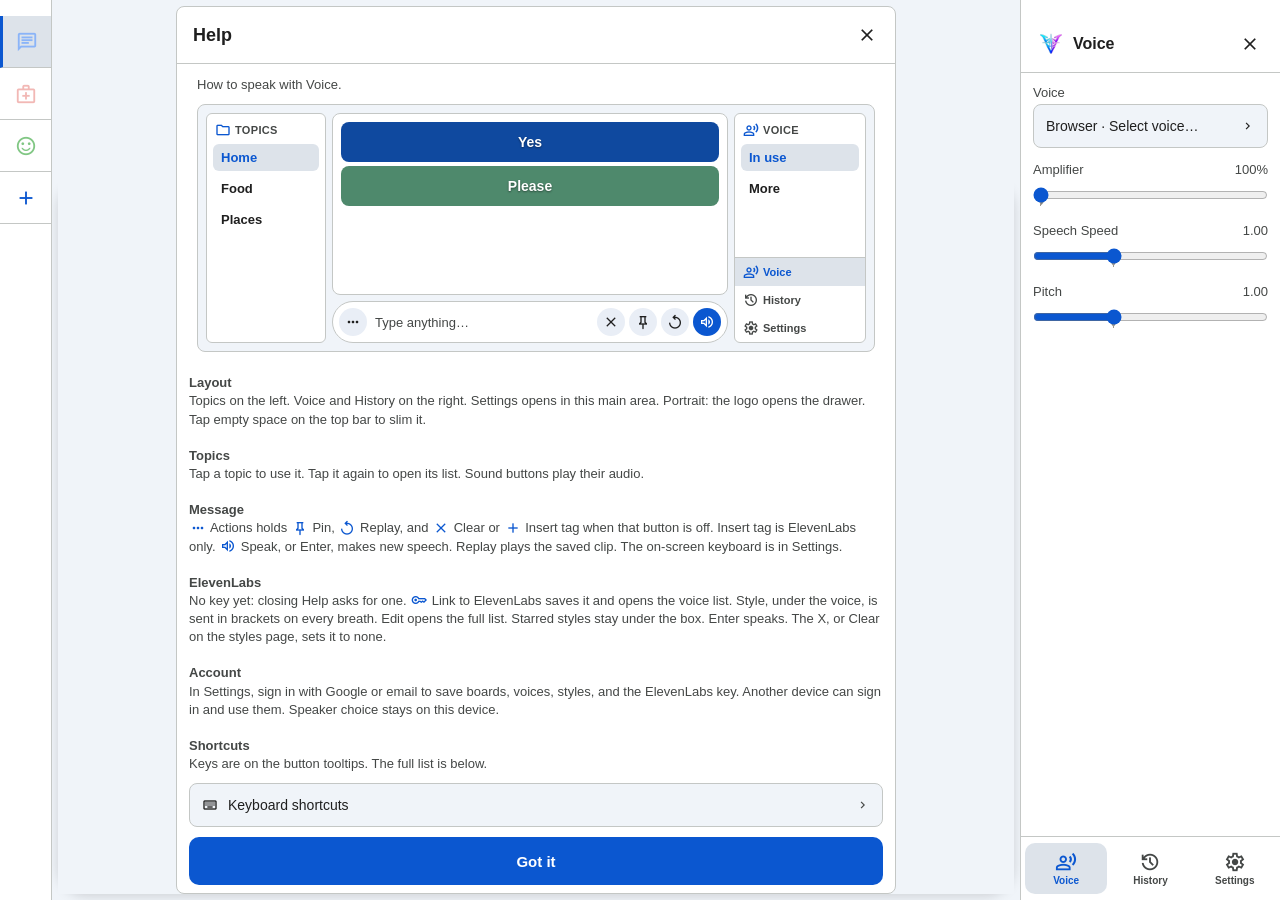
<file: index.html>
<!DOCTYPE html>
<html lang="en">
<head>
  <meta charset="UTF-8">
  <meta name="viewport" content="width=device-width, initial-scale=1.0, viewport-fit=cover, interactive-widget=resizes-content">
  <meta name="theme-color" content="#0a0a0b" media="(prefers-color-scheme: dark)">
  <meta name="theme-color" content="#f0f4f9" media="(prefers-color-scheme: light)">
  <meta name="apple-mobile-web-app-capable" content="yes">
  <meta name="apple-mobile-web-app-status-bar-style" content="black-translucent">
  <meta name="mobile-web-app-capable" content="yes">
  <meta name="format-detection" content="telephone=no">
  <meta name="description" content="AAC speech board with browser, Piper, and ElevenLabs voices">
  <link rel="manifest" href="manifest.webmanifest">
  <link rel="icon" href="favicon.ico" sizes="any">
  <link rel="icon" href="icon.png" type="image/png" sizes="512x512">
  <link rel="apple-touch-icon" href="apple-touch-icon.png" sizes="180x180">
  <title>AAC Speech & Audio Workspace</title>
  <!-- Google Material Symbols Outlined Font -->
  <link rel="stylesheet" href="https://fonts.googleapis.com/css2?family=Material+Symbols+Outlined:opsz,wght,FILL,GRAD@20..48,100..700,0..1,-50..200" />
  <link rel="stylesheet" href="css/app.css">
</head>
<body>

  <div class="sidebar-backdrop" id="sidebar-backdrop" aria-hidden="true"></div>
  <div id="sr-live" class="sr-only" aria-live="polite" aria-atomic="true"></div>

  <!-- In-flow layout only: shell (sidebar+main) over full-width OSK. Modals stay outside. -->
  <div class="app-layout">
  <div class="app-shell">
  <!-- Dual sidebars (landscape: left topics | main | right utils). #sidebar wraps both for portrait drawer. -->
  <div class="sidebar-drawer" id="sidebar" data-panel="topics">
    <!-- ==================== LEFT: TOPICS ==================== -->
    <aside class="sidebar sidebar-left collapsed" id="sidebar-left" aria-label="Topics">
      <div class="sidebar-header">
        <button class="logo-btn" id="toggle-sidebar-left-btn" type="button" title="Toggle topics sidebar" aria-label="Toggle topics sidebar">
          <span class="material-symbols-outlined logo-mark">folder</span>
          <span class="logo-text">Topics</span>
        </button>
        <button class="icon-btn sidebar-collapse-btn" id="sidebar-left-collapse-btn" type="button" title="Collapse topics" aria-label="Collapse topics">
          <span class="material-symbols-outlined">close</span>
        </button>
      </div>
      <div class="sidebar-content" id="sidebar-left-content">
        <div id="tab-content-topics" class="topics-panel">
          <button class="tool-btn" id="add-topic-sidebar-btn" type="button">
            <span class="material-symbols-outlined icon-medium">add</span> New Topic
          </button>
          <div id="topics-list"></div>
        </div>
      </div>
      <!-- Landscape collapsed: topic icons only -->
      <nav class="sidebar-topics-rail" id="topics-rail" aria-label="Topics"></nav>
    </aside>

    <!-- ==================== RIGHT: VOICE / HISTORY ==================== -->
    <aside class="sidebar sidebar-right" id="sidebar-right" aria-label="Workspace tools">
      <div class="sidebar-header">
        <button class="logo-btn" id="toggle-sidebar-right-btn" type="button" title="Toggle sidebar" aria-label="Toggle sidebar">
          <img class="app-logo" src="icon.png" width="24" height="24" alt="">
          <span class="logo-text" id="sidebar-section-title">Voice</span>
        </button>
        <button class="icon-btn sidebar-collapse-btn" id="sidebar-right-collapse-btn" type="button" title="Collapse sidebar" aria-label="Collapse sidebar">
          <span class="material-symbols-outlined">close</span>
        </button>
      </div>

      <div class="sidebar-content" id="sidebar-right-content">
        <!-- Voice Tab Content -->
        <div id="tab-content-voice" class="tab-content active">
          <div class="sidebar-setting-group">
            <label>Voice</label>
            <button class="status-btn" id="open-voices" type="button" title="Select voice model and voice">
              <span class="status-btn-text" id="selected-voice-summary">Select Voice...</span>
              <span class="material-symbols-outlined icon-small">chevron_right</span>
            </button>
            <div class="piper-progress" id="piper-download-progress" hidden>
              <div class="piper-progress-meta">
                <span class="piper-progress-label" id="piper-download-label">Downloading voice model…</span>
                <span class="piper-progress-pct" id="piper-download-pct">0%</span>
              </div>
              <div class="piper-progress-track" role="progressbar" aria-valuemin="0" aria-valuemax="100" aria-valuenow="0" id="piper-download-track">
                <div class="piper-progress-bar" id="piper-download-bar"></div>
              </div>
            </div>
          </div>

          <div class="sidebar-setting-group" id="voice-tag-group" hidden>
            <label for="voice-tag-input">Style</label>
            <div class="voice-style-field">
              <div class="voice-style-input">
                <input type="text" id="voice-tag-input" placeholder="None" autocomplete="off" spellcheck="false" enterkeyhint="send" aria-describedby="voice-tag-hint">
                <button type="button" class="voice-style-clear" id="voice-style-clear-btn" title="Clear style" aria-label="Clear style">
                  <span class="material-symbols-outlined" aria-hidden="true">close</span>
                </button>
              </div>
              <button type="button" class="icon-btn voice-style-edit-btn" id="voice-style-edit-btn" title="Edit styles" aria-label="Edit styles" aria-expanded="false" aria-controls="voice-styles-form">
                <span class="material-symbols-outlined">edit</span>
              </button>
            </div>
            <div class="voice-style-list" id="voice-tag-list" role="listbox" aria-label="Favorite styles"></div>
            <p class="setting-hint" id="voice-style-empty" hidden>No favorites yet. Edit to star styles for this list.</p>
            <p class="setting-hint" id="voice-tag-hint">Sent as [style] on every breath, so it lasts the whole line. The X clears it to none. Enter speaks.</p>
          </div>

          <div class="sidebar-setting-group">
            <label for="volume-slider"><span>Amplifier</span><span id="val-volume">100%</span></label>
            <div class="range-field" style="--range-mark: 0;">
              <input type="range" id="volume-slider" min="1" max="5" step="1" value="1" aria-label="Amplifier" aria-valuemin="1" aria-valuemax="5" list="volume-default-mark">
              <span class="range-default-tick" title="Default (100%)" aria-hidden="true"></span>
            </div>
            <datalist id="volume-default-mark"><option value="1" label="Default"></option></datalist>
          </div>
          <div class="sidebar-setting-group">
            <label for="speed-slider"><span>Speech Speed</span><span id="val-speed">1.00</span></label>
            <div class="range-field" style="--range-mark: 0.333333;">
              <input type="range" id="speed-slider" min="0.5" max="2.0" step="0.1" value="1.0" aria-label="Speech Speed" list="speed-default-mark">
              <span class="range-default-tick" title="Default (1.00)" aria-hidden="true"></span>
            </div>
            <datalist id="speed-default-mark"><option value="1.0" label="Default"></option></datalist>
          </div>
          <div class="sidebar-setting-group">
            <label for="pitch-slider"><span>Pitch</span><span id="val-pitch">1.00</span></label>
            <div class="range-field" style="--range-mark: 0.333333;">
              <input type="range" id="pitch-slider" min="0.5" max="2.0" step="0.1" value="1.0" aria-label="Pitch" aria-valuemin="0.5" aria-valuemax="2" list="pitch-default-mark">
              <span class="range-default-tick" title="Default (1.00)" aria-hidden="true"></span>
            </div>
            <datalist id="pitch-default-mark"><option value="1.0" label="Default"></option></datalist>
          </div>
          <div class="voices-panel" id="voices-panel" aria-hidden="true">
            <div class="voices-panel-header">
              <h2 class="voices-panel-title">Select Voice</h2>
              <button class="icon-btn" id="close-voices-panel-btn" type="button" title="Close Panel">
                <span class="material-symbols-outlined">close</span>
              </button>
            </div>

            <div class="voices-panel-model">
              <label class="voices-panel-model-label" for="model-select">Voice model</label>
              <select id="model-select" title="Voice model" aria-label="Voice model">
                <option value="browser_tts">Local Browser (Utterance)</option>
                <option value="piper_tts">Piper (Local Neural)</option>
                <option value="eleven_v4_turbo">ElevenLabs v4 Turbo</option>
              </select>
            </div>

            <div class="voice-toolbar-row">
              <div class="voice-search-box">
                <span class="material-symbols-outlined search-icon">search</span>
                <input type="text" id="voice-search-input" placeholder="Search…" aria-label="Search voices">
              </div>
              <label class="voice-filter-wrap voice-filter-wrap--lang" for="voice-language-filter">
                <span class="sr-only">Language</span>
                <select id="voice-language-filter" title="Filter by language" aria-label="Filter voices by language">
                  <option value="all">All languages</option>
                </select>
              </label>
              <label class="voice-filter-wrap voice-filter-wrap--gender" for="voice-gender-filter">
                <span class="sr-only">Gender</span>
                <select id="voice-gender-filter" title="Filter by gender" aria-label="Filter voices by gender">
                  <option value="all">All</option>
                  <option value="female">Female</option>
                  <option value="male">Male</option>
                </select>
              </label>
            </div>

            <div id="voice-list-browser" class="voice-list"></div>
            <div id="voice-list-eleven" class="voice-list"></div>
            <div id="voice-list-piper" class="voice-list"></div>
          </div>
        </div>

        <!-- History Tab Content -->
        <div id="tab-content-history" class="tab-content">
          <div class="history-search-box">
            <span class="material-symbols-outlined search-icon">search</span>
            <input type="text" id="history-search-input" placeholder="Search speech history..." aria-label="Search speech history">
          </div>
          <div class="history-list" id="audio-history"></div>
          <button class="clear-history-btn" id="clear-history-btn" type="button">Clear All History</button>
        </div>

      </div>

      <nav class="sidebar-nav" id="sidebar-nav" aria-label="Sidebar">
        <button type="button" class="sidebar-nav-btn active" data-nav="voice" id="nav-voice" title="Voice" aria-label="Voice" aria-current="page">
          <span class="material-symbols-outlined">record_voice_over</span>
          <span class="sidebar-nav-label">Voice</span>
        </button>
        <button type="button" class="sidebar-nav-btn" data-nav="history" id="nav-history" title="History" aria-label="History">
          <span class="material-symbols-outlined">history</span>
          <span class="sidebar-nav-label">History</span>
        </button>
        <button type="button" class="sidebar-nav-btn portrait-only" data-nav="topics" id="nav-topics" title="Topics" aria-label="Topics">
          <span class="material-symbols-outlined">folder</span>
          <span class="sidebar-nav-label">Topics</span>
        </button>
        <button type="button" class="sidebar-nav-btn" data-nav="settings" id="nav-settings" title="Settings" aria-label="Settings" aria-pressed="false">
          <span class="material-symbols-outlined">settings</span>
          <span class="sidebar-nav-label">Settings</span>
        </button>
      </nav>
    </aside>
  </div>

  <!-- ==================== MAIN WORKSPACE ==================== -->
  <main class="app-main">
    <div class="workspace-header-shell portrait-only" id="workspace-header-shell" data-size="normal">
      <div class="workspace-header" id="workspace-header" title="Tap empty space to slim the top bar">
        <button class="icon-btn mobile-menu-btn" id="mobile-menu-btn" type="button" title="Open menu" aria-label="Open menu">
          <img class="app-logo" src="icon.png" width="24" height="24" alt="">
        </button>
        <div class="chat-slots" id="chat-slots" role="group" aria-label="Threads"></div>
      </div>
    </div>

    <div class="offline-banner" id="offline-banner" role="status">
      <span class="material-symbols-outlined icon-medium">wifi_off</span>
      <span>Offline — browser voice still works. Cached Piper voices work offline; ElevenLabs needs a connection.</span>
    </div>
    <div class="account-banner" id="account-banner" role="status">
      <span class="material-symbols-outlined icon-medium">cloud_sync</span>
      <span id="account-banner-text">Your account has newer boards.</span>
      <button type="button" class="tool-btn" id="account-banner-action">Apply</button>
    </div>

    <div class="main-stage" id="main-stage">
    <div class="workspace-board" id="workspace-board">
    <div class="sound-canvas" id="sound-canvas"></div>

    <div class="bottom-dock-wrap">
      <div class="bottom-dock">
        <div class="compose-box" id="toolbar">
          <div class="compose-row">
            <div class="compose-leading" id="compose-leading">
              <div class="compose-quick-actions" id="compose-quick-actions" aria-label="Quick actions" hidden>
                <button type="button" class="compose-icon-btn compose-standalone" id="insert-tag-btn" aria-label="Insert tag" title="Insert tag" hidden>
                  <span class="material-symbols-outlined">add</span>
                </button>
              </div>
              <div class="compose-actions-wrap" id="compose-actions-wrap">
                <button type="button" class="compose-mode-btn" id="compose-actions-btn" aria-haspopup="menu" aria-expanded="false" title="Message actions">
                  <span class="material-symbols-outlined compose-mode-icon">more_horiz</span>
                  <span class="compose-mode-label">Actions</span>
                  <span class="material-symbols-outlined compose-mode-caret">expand_more</span>
                </button>
                <div class="compose-actions-menu float-menu float-menu--shift" id="compose-actions-menu" role="menu" aria-label="Message actions" hidden></div>
              </div>
            </div>
            <textarea class="display-textarea" id="display-input" spellcheck="true" autocomplete="off" autocapitalize="sentences" inputmode="none" virtualkeyboardpolicy="manual" placeholder="Type anything…" rows="1" aria-label="Message text"></textarea>
            <div class="compose-trailing" id="compose-trailing" aria-label="Message controls">
              <button type="button" class="compose-icon-btn compose-standalone" id="compose-new-message-btn" aria-label="Clear message" title="Clear message">
                <span class="material-symbols-outlined">close</span>
              </button>
              <button type="button" class="compose-icon-btn compose-standalone" id="compose-pin-btn" aria-label="Pin to button" title="Pin message to button">
                <span class="material-symbols-outlined">push_pin</span>
              </button>
              <button type="button" class="compose-icon-btn compose-standalone" id="compose-replay-btn" aria-label="Replay last speech" title="Replay last speech">
                <span class="material-symbols-outlined">replay</span>
              </button>
            </div>
            <button type="button" class="compose-speak-btn display-ctrl key tts-btn" id="speak-btn" aria-label="Speak" title="Speak text (or selection). Enter or click again while speaking to stop.">
              <span class="material-symbols-outlined icon-medium">volume_up</span>
            </button>
          </div>
        </div>
        <div class="compose-strip" id="compose-strip" aria-label="Message words">
          <div class="compose-strip-header">
            <span class="compose-strip-label">Message</span>
          </div>
          <div class="compose-strip-body">
            <div class="compose-chips" id="compose-chips" role="list"></div>
            <div class="audio-actions-inline" id="generated-audio-actions">
              <button class="audio-action-btn play" id="textarea-replay-btn" type="button" title="Replay last speech">
                <span class="material-symbols-outlined icon-small">replay</span>
                <span class="audio-action-label">Replay</span>
              </button>
            </div>
          </div>
        </div>
      </div>
    </div>
    </div>
    <section class="settings-form" id="settings-form" hidden tabindex="-1" aria-labelledby="settings-form-title">
      <div class="settings-form-header">
        <h1 class="settings-form-title" id="settings-form-title">Settings</h1>
        <button type="button" class="settings-help-link" id="settings-help-link">
          <span class="material-symbols-outlined" aria-hidden="true">help</span>
          Help
        </button>
        <button type="button" class="icon-btn" id="settings-close-btn" title="Close settings" aria-label="Close settings">
          <span class="material-symbols-outlined">close</span>
        </button>
      </div>
      <div class="settings-form-scroll">
          <div class="settings-body">
            <div class="modal-description settings-section-label">Account</div>
            <div class="modal-description settings-section-hint" id="account-hint">Sign in with Google or email to use your boards, voices, styles, and settings on another device. The speaker stays on this device.</div>
            <div id="account-setup" class="account-block" hidden>
              <div class="modal-description">Add a Web app in Firebase project voice-1d8a8 and paste its API key. Also turn on Email/Password, create Firestore, and publish firestore.rules.</div>
              <input id="account-api-key" class="modal-input" type="text" autocomplete="off" spellcheck="false" placeholder="Web API key" aria-label="Firebase web API key">
              <button type="button" class="tool-btn" id="account-api-key-save">Save key</button>
            </div>
            <div id="account-signed-out" class="account-block" hidden>
              <button type="button" class="account-sso" id="account-google">
                <svg class="account-sso-mark" viewBox="0 0 18 18" aria-hidden="true">
                  <path fill="#4285F4" d="M17.64 9.2c0-.637-.057-1.251-.164-1.84H9v3.481h4.844a4.14 4.14 0 0 1-1.796 2.716v2.259h2.908c1.702-1.567 2.684-3.875 2.684-6.615z"/>
                  <path fill="#34A853" d="M9 18c2.43 0 4.467-.806 5.956-2.18l-2.908-2.259c-.806.54-1.837.86-3.048.86-2.344 0-4.328-1.584-5.036-3.711H.957v2.332A8.997 8.997 0 0 0 9 18z"/>
                  <path fill="#FBBC05" d="M3.964 10.71A5.41 5.41 0 0 1 3.682 9c0-.593.102-1.17.282-1.71V4.958H.957A8.996 8.996 0 0 0 0 9c0 1.452.348 2.827.957 4.042l3.007-2.332z"/>
                  <path fill="#EA4335" d="M9 3.58c1.321 0 2.508.454 3.44 1.345l2.582-2.58C13.463.891 11.426 0 9 0A8.997 8.997 0 0 0 .957 4.958L3.964 7.29C4.672 5.163 6.656 3.58 9 3.58z"/>
                </svg>
                Continue with Google
              </button>
              <div class="account-or" role="separator"><span>or</span></div>
              <input id="account-email" class="modal-input" type="email" autocomplete="username" inputmode="email" autocapitalize="none" spellcheck="false" placeholder="Email" aria-label="Email">
              <input id="account-password" class="modal-input" type="password" autocomplete="current-password" placeholder="Password" aria-label="Password">
              <button type="button" class="account-primary" id="account-signin">Sign in</button>
              <div class="account-links">
                <button type="button" class="account-link" id="account-create">Create account</button>
                <button type="button" class="account-link" id="account-forgot">Forgot password</button>
              </div>
            </div>
            <div id="account-signed-in" class="account-block" hidden>
              <div class="account-who">
                <span class="account-avatar" id="account-avatar" aria-hidden="true"></span>
                <div class="account-email-line" id="account-email-line"></div>
              </div>
              <div class="modal-description">Boards, history, voices, styles, and your ElevenLabs key are saved to this account.</div>
              <div class="account-actions">
                <button type="button" class="tool-btn" id="account-sync">Sync now</button>
                <button type="button" class="tool-btn" id="account-signout">Sign out</button>
              </div>
            </div>
            <div id="account-conflict" class="account-block" hidden>
              <div class="account-email-line" id="account-conflict-email"></div>
              <div class="modal-description">This device and your account both have boards.</div>
              <div class="account-actions account-actions-stack">
                <button type="button" class="tool-btn" id="account-keep-device">Keep this device</button>
                <button type="button" class="tool-btn" id="account-use-cloud">Use account</button>
                <button type="button" class="tool-btn" id="account-combine">Combine both</button>
              </div>
            </div>
            <p class="account-status" id="account-status" role="status"></p>

            <div class="modal-description settings-section-label">Appearance</div>
            <div class="sidebar-setting-group">
              <label><span>Font Size</span><span id="font-display">28px</span></label>
              <div class="font-controls">
                <button class="font-btn" id="font-down" type="button">A-</button>
                <button class="font-btn" id="font-up" type="button">A+</button>
              </div>
            </div>
            <div class="sidebar-setting-group">
              <label>Theme</label>
              <div class="theme-picker-group">
                <button class="theme-btn" data-theme="light" onclick="applyTheme('light')" type="button"><span class="material-symbols-outlined icon-small">light_mode</span> Light</button>
                <button class="theme-btn" data-theme="dark" onclick="applyTheme('dark')" type="button"><span class="material-symbols-outlined icon-small">dark_mode</span> Dark</button>
                <button class="theme-btn" data-theme="system" onclick="applyTheme('system')" type="button"><span class="material-symbols-outlined icon-small">computer</span> System</button>
              </div>
            </div>
            <div class="sidebar-setting-group">
              <label>Accent Color</label>
              <div class="accent-color-row">
                <div class="color-field" id="accent-color-field" data-color="#8ab4f8">
                  <button type="button" class="color-field-swatch-btn" style="background-color:#8ab4f8" title="Open color picker" aria-label="Open color picker"></button>
                  <input type="text" class="modal-input color-field-hex" value="#8ab4f8" maxlength="7" spellcheck="false" autocomplete="off" aria-label="Accent hex color" inputmode="text">
                </div>
                <button class="font-btn" id="accent-color-reset" type="button" title="Reset to theme default">Reset</button>
              </div>
            </div>

            <div class="modal-description settings-section-label">Features</div>
            <div class="sidebar-setting-group">
              <button id="api-key-btn" class="status-btn missing" type="button">
                <span class="status-btn-text"><span class="material-symbols-outlined icon-small icon-btn-margin">key</span>Missing API Key (Click to Add)</span>
              </button>
            </div>
            <label class="setting-toggle-row" for="opt-message-words">
              <span class="setting-toggle-text">
                <span class="setting-toggle-title">Message word chips</span>
                <span class="setting-toggle-desc">Words under the text box with remove and option to replay</span>
              </span>
              <input type="checkbox" id="opt-message-words" class="setting-toggle-input">
            </label>
            <label class="setting-toggle-row" for="opt-button-insert">
              <span class="setting-toggle-text">
                <span class="setting-toggle-title">Insert from sound buttons</span>
                <span class="setting-toggle-desc">Show + on sound buttons to add text to the message</span>
              </span>
              <input type="checkbox" id="opt-button-insert" class="setting-toggle-input" checked>
            </label>
            <label class="setting-toggle-row" for="opt-osk" id="opt-osk-row">
              <span class="setting-toggle-text">
                <span class="setting-toggle-title">On-screen keyboard</span>
                <span class="setting-toggle-desc">Use the custom keyboard instead of the system keyboard</span>
              </span>
              <input type="checkbox" id="opt-osk" class="setting-toggle-input">
            </label>
            <div class="modal-description settings-section-label">Compose quick actions</div>
            <label class="setting-toggle-row" for="opt-compose-new">
              <span class="setting-toggle-text">
                <span class="setting-toggle-title">Clear message button</span>
                <span class="setting-toggle-desc">Show × to the right of the text box</span>
              </span>
              <input type="checkbox" id="opt-compose-new" class="setting-toggle-input" checked>
            </label>
            <label class="setting-toggle-row" for="opt-compose-pin">
              <span class="setting-toggle-text">
                <span class="setting-toggle-title">Pin to button</span>
                <span class="setting-toggle-desc">Show pin to the right of the text box</span>
              </span>
              <input type="checkbox" id="opt-compose-pin" class="setting-toggle-input">
            </label>
            <label class="setting-toggle-row" for="opt-compose-replay">
              <span class="setting-toggle-text">
                <span class="setting-toggle-title">Replay button</span>
                <span class="setting-toggle-desc">Show replay to the right of the text box</span>
              </span>
              <input type="checkbox" id="opt-compose-replay" class="setting-toggle-input">
            </label>
            <label class="setting-toggle-row" for="opt-compose-tag" id="opt-compose-tag-row" hidden>
              <span class="setting-toggle-text">
                <span class="setting-toggle-title">Insert tag button</span>
                <span class="setting-toggle-desc">Show + to the left of the text box</span>
              </span>
              <input type="checkbox" id="opt-compose-tag" class="setting-toggle-input" checked>
            </label>
            <div class="sidebar-setting-group" id="group-output-device">
              <label for="output-device-select">Speaker</label>
              <select id="output-device-select" aria-describedby="output-device-hint">
                <option value="">System default</option>
              </select>
              <button type="button" class="tool-btn" id="output-device-unlock" hidden>List speakers</button>
              <div class="modal-description" id="output-device-hint">Loading speakers…</div>
            </div>
            <div class="modal-description settings-section-label">Backup</div>
            <div class="modal-description settings-section-hint">Download or restore topics and buttons as JSON.</div>
            <div class="topics-backup-row settings-backup-row">
              <button class="tool-btn" id="export-board-btn" type="button" title="Download topics and buttons as JSON">
                <span class="material-symbols-outlined icon-small">download</span> Export
              </button>
              <button class="tool-btn" id="import-board-btn" type="button" title="Import boards from a JSON file">
                <span class="material-symbols-outlined icon-small">upload</span> Import
              </button>
            </div>
          </div>
      </div>
    </section>
    <div class="help-cover" id="help-cover" hidden>
    <section class="settings-form" id="help-form" tabindex="-1" aria-labelledby="help-form-title">
      <div class="settings-form-header">
        <h1 class="settings-form-title" id="help-form-title">Help</h1>
        <button type="button" class="icon-btn" id="help-close-btn" title="Close help" aria-label="Close help">
          <span class="material-symbols-outlined">close</span>
        </button>
      </div>
      <div class="settings-form-scroll">
        <div class="settings-body">
          <p class="modal-description help-lead">How to speak with Voice.</p>
          <div class="help-stage" aria-hidden="true">
            <div class="help-rail">
              <div class="help-rail-head">
                <span class="material-symbols-outlined">folder</span>
                Topics
              </div>
              <div class="help-topic is-active">Home</div>
              <div class="help-topic">Food</div>
              <div class="help-topic">Places</div>
            </div>
            <div class="help-main">
              <div class="help-canvas">
                <div class="help-sound">Yes</div>
                <div class="help-sound alt">Please</div>
              </div>
              <div class="help-compose">
                <span class="help-mini-btn" title="Actions"><span class="material-symbols-outlined">more_horiz</span></span>
                <span class="help-compose-field">Type anything…</span>
                <span class="help-mini-btn" title="Clear"><span class="material-symbols-outlined">close</span></span>
                <span class="help-mini-btn" title="Pin"><span class="material-symbols-outlined">push_pin</span></span>
                <span class="help-mini-btn" title="Replay"><span class="material-symbols-outlined">replay</span></span>
                <span class="help-mini-btn help-mini-speak" title="Speak"><span class="material-symbols-outlined">volume_up</span></span>
              </div>
            </div>
            <div class="help-rail help-rail-tools">
              <div class="help-rail-head">
                <span class="material-symbols-outlined">record_voice_over</span>
                Voice
              </div>
              <div class="help-voice is-active">In use</div>
              <div class="help-voice">More</div>
              <div class="help-nav">
                <span class="help-nav-btn is-active"><span class="material-symbols-outlined">record_voice_over</span>Voice</span>
                <span class="help-nav-btn"><span class="material-symbols-outlined">history</span>History</span>
                <span class="help-nav-btn"><span class="material-symbols-outlined">settings</span>Settings</span>
              </div>
            </div>
          </div>
          <div class="modal-description settings-section-label">Layout</div>
          <div class="modal-description settings-section-hint">Topics on the left. Voice and History on the right. Settings opens in this main area. Portrait: the logo opens the drawer. Tap empty space on the top bar to slim it.</div>
          <div class="modal-description settings-section-label">Topics</div>
          <div class="modal-description settings-section-hint">Tap a topic to use it. Tap it again to open its list. Sound buttons play their audio.</div>
          <div class="modal-description settings-section-label">Message</div>
          <div class="modal-description settings-section-hint"><span class="material-symbols-outlined coach-inline-icon">more_horiz</span> Actions holds <span class="material-symbols-outlined coach-inline-icon">push_pin</span> Pin, <span class="material-symbols-outlined coach-inline-icon">replay</span> Replay, and <span class="material-symbols-outlined coach-inline-icon">close</span> Clear or <span class="material-symbols-outlined coach-inline-icon">add</span> Insert tag when that button is off. Insert tag is ElevenLabs only. <span class="material-symbols-outlined coach-inline-icon">volume_up</span> Speak, or Enter, makes new speech. Replay plays the saved clip. The on-screen keyboard is in Settings.</div>
          <div class="modal-description settings-section-label">ElevenLabs</div>
          <div class="modal-description settings-section-hint">No key yet: closing Help asks for one. <span class="material-symbols-outlined coach-inline-icon">key</span> Link to ElevenLabs saves it and opens the voice list. Style, under the voice, is sent in brackets on every breath. Edit opens the full list. Starred styles stay under the box. Enter speaks. The X, or Clear on the styles page, sets it to none.</div>
          <div class="modal-description settings-section-label">Account</div>
          <div class="modal-description settings-section-hint">In Settings, sign in with Google or email to save boards, voices, styles, and the ElevenLabs key. Another device can sign in and use them. Speaker choice stays on this device.</div>
          <div class="modal-description settings-section-label">Shortcuts</div>
          <div class="modal-description settings-section-hint">Keys are on the button tooltips. The full list is below.</div>
          <button type="button" class="status-btn help-hotkeys-btn" id="help-hotkeys-btn">
            <span class="material-symbols-outlined icon-medium icon-btn-margin">keyboard</span>
            Keyboard shortcuts
            <span class="material-symbols-outlined icon-small">chevron_right</span>
          </button>
          <button type="button" class="help-done" id="coach-dismiss-btn">Got it</button>
        </div>
      </div>
    </section>
    </div>
    <div class="voice-styles-cover" id="voice-styles-cover" hidden>
      <section class="settings-form" id="voice-styles-form" tabindex="-1" aria-labelledby="voice-styles-title">
        <div class="settings-form-header">
          <h1 class="settings-form-title" id="voice-styles-title">Styles</h1>
          <button type="button" class="tool-btn voice-styles-clear" id="voice-styles-clear-btn" title="Clear style" aria-label="Clear style">Clear</button>
          <button type="button" class="icon-btn" id="voice-styles-close-btn" title="Close styles" aria-label="Close styles">
            <span class="material-symbols-outlined">close</span>
          </button>
        </div>
        <div class="settings-form-scroll">
          <div class="voice-styles-add">
            <input type="text" id="voice-style-add-input" class="modal-input" maxlength="40" placeholder="New style" aria-label="New style" autocomplete="off" spellcheck="false" enterkeyhint="done">
            <button type="button" class="tool-btn" id="voice-style-add-btn">Add</button>
          </div>
          <p class="setting-hint voice-styles-status" id="voice-styles-status" role="status"></p>
          <p class="setting-hint voice-styles-note">Star a style to list it under the voice box. New styles start starred. Trash removes a style. Clear sets the voice to none.</p>
          <div id="voice-styles-editor-list" class="voice-styles-editor-list" role="list" aria-label="All styles"></div>
        </div>
      </section>
    </div>
    </div>
  </main>
  </div><!-- /.app-shell -->

  <!-- Full-width OSK: left edge → right edge under shell -->
  <div class="osk-panel" id="osk-panel" aria-label="On-screen keyboard"></div>
  </div><!-- /.app-layout -->

  <!-- ==================== MODALS & POPUPS ==================== -->
  <div class="modal-overlay" id="modal-overlay"></div>

  <!-- Import: browse for JSON, then merge or replace -->
  <div class="modal" id="modal-import-choice">
    <div class="modal-title">Import boards</div>
    <div class="modal-scroll">
      <div class="modal-description">Choose an AAC Workspace JSON export. Browse opens the file picker; Cancel only closes this dialog.</div>
      <div class="import-file-row">
        <label class="status-btn" id="import-browse-btn">
          <input type="file" id="import-board-file" class="sr-only" accept=".json,application/json,text/json" tabindex="-1" aria-label="Workspace JSON file">
          <span class="material-symbols-outlined icon-medium icon-btn-margin">folder_open</span>
          Browse
        </label>
        <div class="modal-description" id="import-file-name">No file selected</div>
      </div>
      <div class="modal-description">How should this file be applied?</div>
      <div class="modal-choice-group">
        <button class="status-btn" id="import-merge-btn" type="button" disabled>
          <span class="material-symbols-outlined icon-medium icon-btn-margin">merge</span>
          Merge with existing topics
        </button>
        <button class="status-btn" id="import-replace-btn" type="button" disabled>
          <span class="material-symbols-outlined icon-medium icon-btn-margin">swap_horiz</span>
          Replace all topics
        </button>
      </div>
    </div>
    <div class="modal-buttons">
      <button class="modal-btn secondary" id="import-cancel-btn" type="button" data-close-modal>Cancel</button>
    </div>
  </div>

  <!-- Keyboard shortcuts (from Help) -->
  <div class="modal modal-full-mobile" id="modal-hotkeys" role="dialog" aria-modal="true" aria-labelledby="modal-hotkeys-title">
    <div class="modal-title" id="modal-hotkeys-title">
      <span class="material-symbols-outlined icon-medium" style="vertical-align: -0.15em; margin-right: 6px; color: var(--accent);">keyboard</span>
      Keyboard shortcuts
    </div>
    <div class="modal-scroll">
      <div class="modal-description" id="hotkeys-blurb">Press Ctrl or ⌘ plus a key. On the on-screen keyboard, tap ⌘ then a key.</div>
      <div id="hotkeys-list" class="hotkeys-list"></div>
    </div>
    <div class="modal-buttons">
      <button type="button" class="modal-btn secondary" id="hotkeys-back-btn">Back</button>
      <button type="button" class="modal-btn primary" id="hotkeys-close-btn">Close</button>
    </div>
  </div>

  <!-- New topic: scratch vs template -->
  <div class="modal" id="modal-topic-create-choice">
    <div class="modal-title">New topic</div>
    <div class="modal-scroll">
      <div class="modal-description">Start empty, or copy an existing board as a template.</div>
      <div class="modal-choice-group">
        <button class="status-btn" id="topic-create-scratch-btn" type="button">
          <span class="material-symbols-outlined icon-medium icon-btn-margin">note_add</span>
          Create from scratch
        </button>
        <button class="status-btn" id="topic-create-template-btn" type="button">
          <span class="material-symbols-outlined icon-medium icon-btn-margin">content_copy</span>
          Use existing topic as template
        </button>
      </div>
    </div>
    <div class="modal-buttons"><button class="modal-btn secondary" type="button" onclick="closeModals()">Cancel</button></div>
  </div>

  <!-- Pick a topic to clone -->
  <div class="modal" id="modal-topic-template-pick">
    <div class="modal-title">Choose template</div>
    <div class="modal-scroll">
      <div class="modal-description">Buttons, layout, and styling will be copied. You can rename the new topic next.</div>
      <div class="modal-choice-group" id="topic-template-list"></div>
    </div>
    <div class="modal-buttons"><button class="modal-btn secondary" type="button" id="topic-template-back-btn">Back</button></div>
  </div>

  <!-- Insert Tag Modal -->
  <div class="modal modal-full-mobile" id="tag-insert-modal">
    <div class="modal-title">Insert Tag</div>
    <div class="modal-scroll">
      <div class="sidebar-setting-group">
        <label for="insert-tag-input">Custom tag</label>
        <input type="text" class="modal-input" id="insert-tag-input" placeholder="Type a tag and press Enter…" autocomplete="off" spellcheck="false" aria-label="Custom tag to insert">
      </div>
      <div class="modal-description">Tap a saved tag, or type a custom one above and press Enter to insert.</div>
      <div class="tag-insert-grid" id="tag-insert-grid"></div>
      <div class="sidebar-setting-group">
        <label>Saved tags (comma-separated)</label>
        <textarea id="saved-tags-input" class="modal-input tag-list-input" rows="3" spellcheck="false" autocomplete="off" aria-label="Saved tags list"></textarea>
      </div>
    </div>
    <div class="modal-buttons">
      <button class="modal-btn secondary" type="button" onclick="closeModals()">Close</button>
    </div>
  </div>

  <!-- Edit / Create Topic Meta Modal -->
  <div class="modal modal-full-mobile" id="topic-edit-modal">
    <div class="modal-title" id="topic-edit-modal-title">Edit Topic Settings</div>
    <div class="modal-scroll">
      <div class="sidebar-setting-group">
        <label for="topic-name-input">Name</label>
        <input type="text" id="topic-name-input" class="modal-input" placeholder="Topic name" maxlength="30">
      </div>
      <div class="sidebar-setting-group">
        <label for="topic-thread-select">Thread</label>
        <select id="topic-thread-select" aria-label="Thread"></select>
        <div class="modal-description">All keeps the message already on screen. A name saves the message on that thread.</div>
      </div>
      <div class="modal-field-row">
        <div class="sidebar-setting-group modal-field-color">
          <label>Color</label>
          <div class="color-field" id="topic-color-field" data-color="#3f3f4e">
            <button type="button" class="color-field-swatch-btn" style="background-color:#3f3f4e" title="Open color picker" aria-label="Open color picker"></button>
            <input type="text" class="modal-input color-field-hex" value="#3f3f4e" maxlength="7" spellcheck="false" autocomplete="off" aria-label="Topic hex color" inputmode="text">
          </div>
        </div>
        <div class="sidebar-setting-group modal-field-symbol">
          <label for="topic-icon-input">Symbol</label>
          <div class="icon-field-row">
            <input type="text" id="topic-icon-input" class="modal-input icon-name-input" maxlength="48" spellcheck="false" autocomplete="off" aria-label="Topic icon">
            <button class="icon-studio-inline-btn" onclick="openIconStudio('topic-icon-input')" type="button" title="Open Icon Studio" aria-label="Open Icon Studio">
              <span class="material-symbols-outlined">search</span>
            </button>
          </div>
        </div>
      </div>
      <div class="sidebar-setting-group">
        <div class="grid-size-controls">
          <div class="header-stepper-group">
            <span>Index</span>
            <div class="num-control-wrapper">
              <button class="num-control-btn" type="button" id="topic-index-down" aria-label="Earlier in list">-</button>
              <span class="num-control-val" id="topic-index-val">1</span>
              <button class="num-control-btn" type="button" id="topic-index-up" aria-label="Later in list">+</button>
            </div>
          </div>
          <div class="header-stepper-group">
            <span>Cols</span>
            <div class="num-control-wrapper">
              <button class="num-control-btn" type="button" onclick="stepModalGrid(-1, 0)" aria-label="Fewer columns">-</button>
              <span class="num-control-val" id="topic-cols-val">4</span>
              <button class="num-control-btn" type="button" onclick="stepModalGrid(1, 0)" aria-label="More columns">+</button>
            </div>
          </div>
        </div>
        <div class="modal-description" id="topic-index-hint">1 of 1 (left / top = 1)</div>
      </div>
      <div class="sidebar-setting-group" id="topic-buttons-organizer-group">
        <label>Sound buttons</label>
        <div class="modal-description">Drag to reorder. Tap buttons to edit or remove.</div>
        <div class="topic-btn-organizer" id="topic-btn-organizer" role="list" aria-label="Sound buttons layout"></div>
      </div>
    </div>
    <div class="modal-buttons">
      <button class="modal-btn danger" id="delete-topic-btn" type="button">Delete</button>
      <button class="modal-btn primary" id="save-topic-meta-btn" type="button">Save</button>
      <button class="modal-btn secondary" id="cancel-topic-edit-btn" type="button" data-close-modal>Cancel</button>
    </div>
  </div>

  <!-- Edit Sound Button Modal -->
  <div class="modal modal-full-mobile" id="button-edit-modal">
    <div class="modal-title">Edit Sound Button</div>
    <div class="modal-scroll">
      <div class="sidebar-setting-group">
        <label for="button-label-input">Name</label>
        <input type="text" id="button-label-input" class="modal-input" placeholder="Button label" maxlength="30">
      </div>
      <div class="modal-field-row">
        <div class="sidebar-setting-group modal-field-color">
          <label>Color</label>
          <div class="color-field" id="button-color-field" data-color="#3f3f4e">
            <button type="button" class="color-field-swatch-btn" style="background-color:#3f3f4e" title="Open color picker" aria-label="Open color picker"></button>
            <input type="text" class="modal-input color-field-hex" value="#3f3f4e" maxlength="7" spellcheck="false" autocomplete="off" aria-label="Button hex color" inputmode="text">
          </div>
        </div>
        <div class="sidebar-setting-group modal-field-symbol">
          <label for="button-symbol-input">Symbol</label>
          <div class="icon-field-row">
            <input type="text" id="button-symbol-input" class="modal-input icon-name-input" maxlength="48" spellcheck="false" autocomplete="off" placeholder="" aria-label="Button symbol">
            <button class="icon-studio-inline-btn" onclick="openIconStudio('button-symbol-input')" type="button" title="Open Icon Studio" aria-label="Open Icon Studio">
              <span class="material-symbols-outlined">search</span>
            </button>
          </div>
        </div>
      </div>
      <div class="sidebar-setting-group">
        <label>Position in list</label>
        <div class="grid-size-controls">
          <div class="header-stepper-group">
            <span>Index</span>
            <div class="num-control-wrapper">
              <button class="num-control-btn" type="button" id="button-index-down" aria-label="Earlier in list">-</button>
              <span class="num-control-val" id="button-index-val">1</span>
              <button class="num-control-btn" type="button" id="button-index-up" aria-label="Later in list">+</button>
            </div>
          </div>
        </div>
        <div class="modal-description" id="button-index-hint">1 of 1</div>
      </div>
    </div>
    <div class="modal-buttons">
      <button class="modal-btn danger" id="delete-button-edit" type="button">Delete</button>
      <button class="modal-btn primary" id="save-button-edit" type="button">Save</button>
      <button class="modal-btn secondary" onclick="closeModals()" type="button">Cancel</button>
    </div>
  </div>

  <!-- ElevenLabs API Key Modal -->
  <div class="modal api-key-modal modal-full-mobile" id="api-key-modal" role="dialog" aria-modal="true" aria-labelledby="api-key-modal-title">
    <div class="modal-title" id="api-key-modal-title">ElevenLabs API Key</div>
    <div class="modal-scroll">
      <p class="modal-description">Get more voices with ElevenLabs. Link to ElevenLabs (Free) signs you in, creates a key, and saves it on this device. You can also paste a key you already have.</p>
      <div class="modal-choice-group api-key-links" role="group" aria-label="ElevenLabs account">
        <button class="modal-btn primary api-key-link" id="get-api-key-btn" type="button">
          <span class="material-symbols-outlined icon-small">key</span>
          <span>Link to ElevenLabs (Free)</span>
        </button>
      </div>
      <p class="api-key-help" id="api-key-handoff-status" role="status" hidden></p>
      <a class="api-key-help api-key-handoff-open" id="api-key-handoff-open" target="_blank" rel="noopener noreferrer" hidden>Open ElevenLabs</a>
      <div class="api-key-field">
        <label class="api-key-field-label" for="api-key-input">Paste API key</label>
        <input
          type="text"
          id="api-key-input"
          class="modal-input api-key-input"
          placeholder="xi-… or paste key here"
          autocomplete="off"
          autocorrect="off"
          autocapitalize="off"
          spellcheck="false"
          inputmode="text"
          enterkeyhint="done"
          aria-describedby="api-key-help"
        >
        <p class="api-key-help" id="api-key-help">Stored only on this device. Never shared with this app’s server.</p>
      </div>
    </div>
    <div class="modal-buttons api-key-actions">
      <button class="modal-btn primary" id="save-api-key-btn" type="button">Save key</button>
      <button class="modal-btn secondary" type="button" id="cancel-api-key-btn">Cancel</button>
    </div>
  </div>

  <!-- Google Fonts Icon Studio Modal -->
  <div class="modal icon-studio-modal-box modal-full-mobile" id="icon-studio-modal">
    <div class="modal-title">Google Fonts Icon Studio</div>
    <div class="modal-scroll">
      <div class="icon-studio-search">
        <span class="material-symbols-outlined search-ico">search</span>
        <input type="text" id="icon-search-input" placeholder="Search fonts.google.com/icons (e.g. chat, recycle, home)..." autocomplete="off" spellcheck="false">
      </div>

      <div class="studio-live-controls">
        <div class="studio-control-row">
          <span>Fill (FILL)</span>
          <button class="size-btn" id="studio-fill-btn" type="button">Outlined (0)</button>
        </div>
        <div class="studio-control-row">
          <span>Weight (<span id="studio-val-wght">400</span>)</span>
          <input type="range" id="studio-wght-slider" class="studio-slider" min="100" max="700" step="100" value="400">
        </div>
        <div class="studio-control-row">
          <span>Grade (<span id="studio-val-grad">0</span>)</span>
          <input type="range" id="studio-grad-slider" class="studio-slider" min="-50" max="200" step="50" value="0">
        </div>
        <div class="studio-control-row">
          <span>Optical Size (<span id="studio-val-opsz">24</span>)</span>
          <input type="range" id="studio-opsz-slider" class="studio-slider" min="20" max="48" step="4" value="24">
        </div>
      </div>

      <div class="icon-studio-grid" id="icon-studio-grid"></div>
      <div class="icon-studio-controls">
        <div class="icon-size-btns">
          <span>Size Preview:</span>
          <button class="size-btn" onclick="setStudioIconSize(18, this)" type="button">18px</button>
          <button class="size-btn active" onclick="setStudioIconSize(24, this)" type="button">24px</button>
          <button class="size-btn" onclick="setStudioIconSize(32, this)" type="button">32px</button>
          <button class="size-btn" onclick="setStudioIconSize(40, this)" type="button">40px</button>
        </div>
        <span id="icon-studio-status">Select an icon</span>
      </div>
    </div>
    <div class="modal-buttons">
      <button class="modal-btn primary" id="confirm-icon-studio-btn" type="button">Select & Apply Style</button>
      <button class="modal-btn secondary" onclick="closeIconStudio(false)" type="button">Cancel</button>
    </div>
  </div>

  <!-- Shared color picker (accent, topics, sound buttons) -->
  <div class="modal color-picker-modal-box modal-full-mobile" id="color-picker-modal" role="dialog" aria-modal="true" aria-labelledby="color-picker-modal-title">
    <div class="modal-title" id="color-picker-modal-title">Choose color</div>
    <div class="modal-scroll">
      <div class="sidebar-setting-group">
        <label id="color-picker-spectrum-label">Spectrum</label>
        <div class="color-picker-inline" role="group" aria-labelledby="color-picker-spectrum-label">
          <div
            class="color-picker-sv"
            id="color-picker-sv"
            tabindex="0"
            role="slider"
            aria-label="Saturation and brightness"
            aria-valuemin="0"
            aria-valuemax="100"
          >
            <div class="color-picker-sv-cursor" id="color-picker-sv-cursor" aria-hidden="true"></div>
          </div>
          <div
            class="color-picker-hue"
            id="color-picker-hue"
            tabindex="0"
            role="slider"
            aria-label="Hue"
            aria-valuemin="0"
            aria-valuemax="360"
            aria-orientation="horizontal"
          >
            <div class="color-picker-hue-cursor" id="color-picker-hue-cursor" aria-hidden="true"></div>
          </div>
          <div class="color-picker-spectrum-row">
            <div class="color-picker-preview" id="color-picker-preview" style="background-color:#8ab4f8" aria-hidden="true"></div>
            <input type="text" class="modal-input color-picker-hex-input" id="color-picker-hex-input" value="#8ab4f8" maxlength="7" spellcheck="false" autocomplete="off" aria-label="Hex color" inputmode="text">
          </div>
        </div>
      </div>
      <div class="sidebar-setting-group">
        <label>Sample colors</label>
        <div class="modal-color-picker color-picker-palette" id="color-picker-palette" role="listbox" aria-label="Sample colors"></div>
      </div>
    </div>
    <div class="modal-buttons">
      <button class="modal-btn primary" id="color-picker-apply" type="button">Apply</button>
      <button class="modal-btn secondary" id="color-picker-cancel" type="button">Cancel</button>
    </div>
  </div>

  <script src="js/firebase-config.js" defer></script>
  <script src="js/starter-boards.js" defer></script>
  <script src="js/account-sync.js" defer></script>
  <script src="js/account-google.js" defer></script>
  <script src="js/account.js" defer></script>
  <script src="js/vendor/lame.min.js" defer></script>
  <script src="js/audio-fx.js" defer></script>
  <script src="js/keyboard.js" defer></script>
  <script src="js/speech-engines.js" defer></script>
  <script src="js/eleven.js" defer></script>
  <script src="js/eleven-handoff.js" defer></script>
  <script src="js/eleven-key.js" defer></script>
  <script src="js/piper.js" defer></script>
  <script src="js/output-device.js" defer></script>
  <script src="js/speech-playback.js" defer></script>
  <script src="js/voice-styles.js" defer></script>
  <script src="js/voices.js" defer></script>
  <script src="js/topics-edit.js" defer></script>
  <script src="js/topics.js" defer></script>
  <script src="js/workspace.js" defer></script>
  <script src="js/compose.js" defer></script>
  <script src="js/hotkeys.js" defer></script>
  <script src="js/history-ui.js" defer></script>
  <script src="js/shell-ui.js" defer></script>
  <script src="js/icon-studio.js" defer></script>
  <script src="js/color-picker.js" defer></script>
  <script src="js/board-io.js" defer></script>
  <script src="js/predict-data.js" defer></script>
  <script src="js/predict-type.js" defer></script>
  <script src="js/predict.js" defer></script>
  <script src="js/osk.js" defer></script>
  <script src="js/app.js" defer></script>
</body>
</html>
</file>
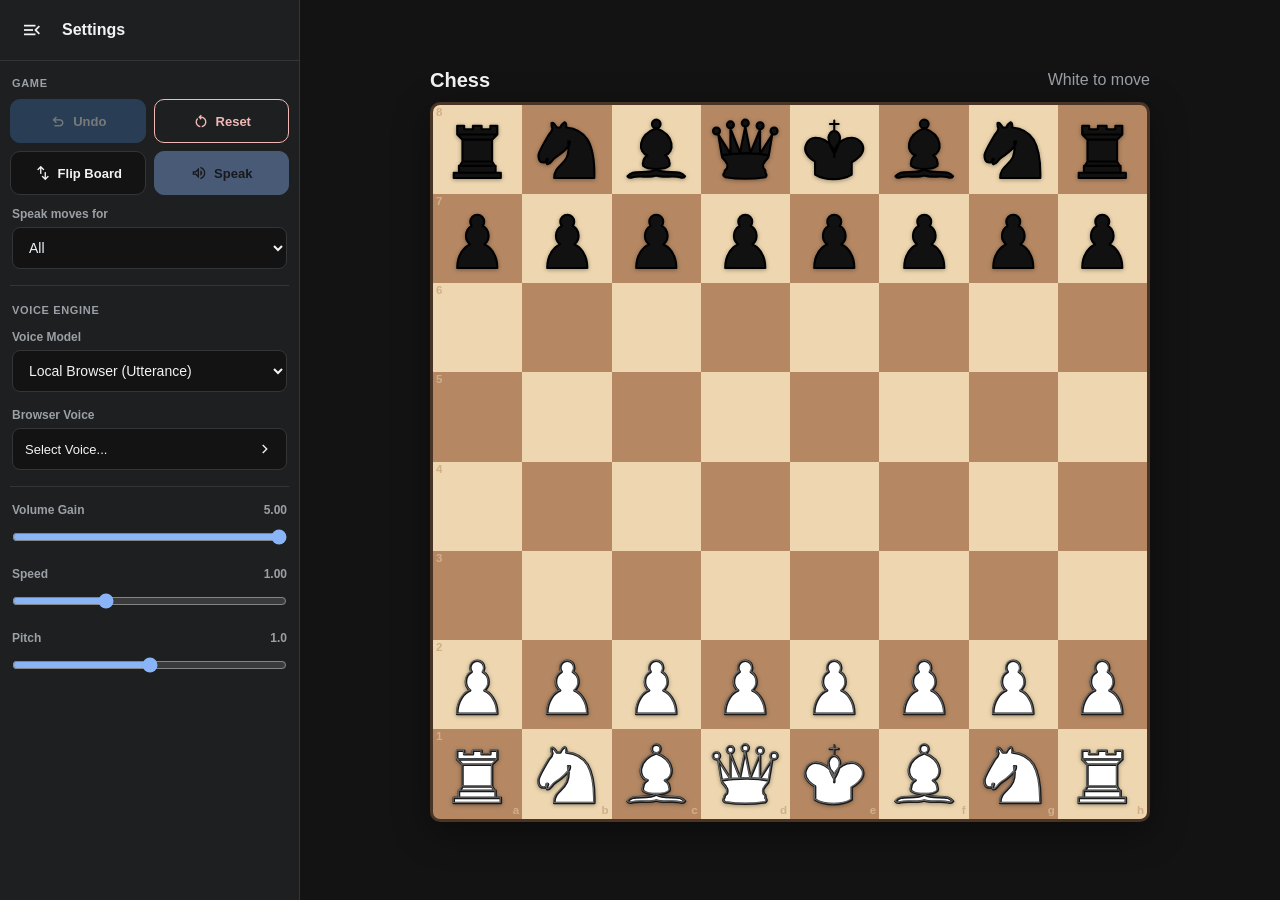
<file: chess.html>
<!DOCTYPE html>
<html lang="en">
<head>
  <meta charset="UTF-8" />
  <meta name="viewport" content="width=device-width, initial-scale=1, maximum-scale=1, user-scalable=no, viewport-fit=cover" />
  <meta name="apple-mobile-web-app-capable" content="yes" />
  <meta name="apple-mobile-web-app-status-bar-style" content="black-translucent" />
  <title>Chess</title>
  <link rel="stylesheet" href="https://fonts.googleapis.com/css2?family=Material+Symbols+Outlined:opsz,wght,FILL,GRAD@20..48,100..700,0..1,-50..200" />
  <style>
    :root {
      --bg-main: #131314;
      --bg-surface: #1e1f20;
      --bg-surface-hover: #282a2c;
      --bg-surface-active: #333537;
      --border: #333537;
      --accent: #8ab4f8;
      --accent-hover: #aecbfa;
      --text: #f1f3f4;
      --text-secondary: #9aa0a6;
      --danger: #f2b8b5;
      --danger-bg: #601410;
      --ok: #81c995;
      --shadow: rgba(0, 0, 0, 0.4);
      --light: #eed7b0;
      --dark: #b58863;
      --board-border: #4a3426;
      --select: rgba(255, 255, 120, 0.5);
      --legal: rgba(0, 0, 0, 0.2);
      --legal-capture: rgba(220, 50, 50, 0.4);
      --last: rgba(255, 255, 0, 0.25);
      --sidebar-w: 300px;
      color-scheme: dark;
    }

    * { box-sizing: border-box; margin: 0; padding: 0; -webkit-tap-highlight-color: transparent; }
    html, body { height: 100%; }
    body {
      background: var(--bg-main);
      color: var(--text);
      font-family: -apple-system, BlinkMacSystemFont, "Segoe UI", Roboto, Helvetica, Arial, sans-serif;
      display: flex;
      overflow: hidden;
      font-size: 14px;
      user-select: none;
      -webkit-user-select: none;
    }

    .material-symbols-outlined {
      font-family: "Material Symbols Outlined" !important;
      font-weight: normal;
      font-style: normal;
      font-size: 22px;
      line-height: 1;
      display: inline-block;
      vertical-align: middle;
      user-select: none;
    }
    .icon-sm { font-size: 18px; }

    ::-webkit-scrollbar { width: 6px; height: 6px; }
    ::-webkit-scrollbar-track { background: transparent; }
    ::-webkit-scrollbar-thumb { background: var(--border); border-radius: 3px; }

    /* ===== Sidebars ===== */
    .sidebar {
      width: var(--sidebar-w);
      background: var(--bg-surface);
      display: flex;
      flex-direction: column;
      flex-shrink: 0;
      height: 100%;
      height: 100dvh;
      overflow: hidden;
      z-index: 50;
      transition: transform 0.28s ease, width 0.28s ease;
    }
    .sidebar-left { border-right: 1px solid var(--border); }

    .sidebar-header {
      display: flex;
      align-items: center;
      gap: 10px;
      padding: 10px 12px;
      min-height: 52px;
      border-bottom: 1px solid var(--border);
      flex-shrink: 0;
    }
    .sidebar-header h2 {
      font-size: 16px;
      font-weight: 700;
      flex: 1;
      white-space: nowrap;
      overflow: hidden;
      text-overflow: ellipsis;
    }
    .icon-btn {
      background: none;
      border: none;
      color: var(--text);
      cursor: pointer;
      width: 40px;
      height: 40px;
      border-radius: 8px;
      display: flex;
      align-items: center;
      justify-content: center;
    }
    .icon-btn:hover { background: var(--bg-surface-hover); }

    .sidebar-body {
      flex: 1;
      overflow-y: auto;
      padding: 10px;
      display: flex;
      flex-direction: column;
      gap: 8px;
      min-height: 0;
      -webkit-overflow-scrolling: touch;
    }

    .setting-group {
      display: flex;
      flex-direction: column;
      gap: 6px;
      padding: 4px 2px;
    }
    .setting-group > label {
      font-size: 12px;
      color: var(--text-secondary);
      font-weight: 600;
      display: flex;
      justify-content: space-between;
      align-items: center;
      gap: 8px;
    }
    .setting-group select,
    .setting-group input[type="text"] {
      width: 100%;
      background: var(--bg-main);
      color: var(--text);
      border: 1px solid var(--border);
      border-radius: 8px;
      padding: 10px 12px;
      font-size: 14px;
      outline: none;
      min-height: 42px;
    }
    .setting-group select:focus,
    .setting-group input[type="text"]:focus { border-color: var(--accent); }
    .setting-group input[type="range"] {
      width: 100%;
      accent-color: var(--accent);
      height: 28px;
    }

    .divider {
      height: 1px;
      background: var(--border);
      margin: 4px 0;
      border: none;
    }

    .section-title {
      font-size: 11px;
      font-weight: 700;
      letter-spacing: 0.06em;
      text-transform: uppercase;
      color: var(--text-secondary);
      padding: 6px 2px 2px;
    }

    .btn-row {
      display: grid;
      grid-template-columns: 1fr 1fr;
      gap: 8px;
    }
    .btn-row.single { grid-template-columns: 1fr; }

    .tool-btn {
      background: var(--bg-main);
      border: 1px solid var(--border);
      color: var(--text);
      border-radius: 10px;
      padding: 10px 12px;
      min-height: 44px;
      font-size: 13px;
      font-weight: 600;
      cursor: pointer;
      display: flex;
      align-items: center;
      justify-content: center;
      gap: 6px;
      transition: background 0.15s, border-color 0.15s;
    }
    .tool-btn:hover { background: var(--bg-surface-hover); border-color: var(--text-secondary); }
    .tool-btn:active { transform: scale(0.98); }
    .tool-btn:disabled { opacity: 0.4; cursor: not-allowed; transform: none; }
    .tool-btn.primary { background: #3a6ea5; border-color: #3a6ea5; color: #fff; }
    .tool-btn.primary:hover { background: #4a7eb5; }
    .tool-btn.danger { background: transparent; border-color: var(--danger); color: var(--danger); }
    .tool-btn.danger:hover { background: var(--danger-bg); }
    .tool-btn.accent { background: var(--accent); border-color: var(--accent); color: #0d1117; }
    .tool-btn.accent:hover { background: var(--accent-hover); }

    .status-btn {
      background: var(--bg-main);
      color: var(--text);
      border: 1px solid var(--border);
      padding: 10px 12px;
      border-radius: 8px;
      font-size: 13px;
      font-weight: 500;
      cursor: pointer;
      text-align: left;
      display: flex;
      justify-content: space-between;
      align-items: center;
      width: 100%;
      min-height: 42px;
      gap: 8px;
    }
    .status-btn:hover { border-color: var(--accent); background: var(--bg-surface-hover); }
    .status-btn.missing { border-color: var(--danger); color: var(--danger); }
    .status-btn.saved { border-color: var(--ok); }
    .status-btn-text {
      overflow: hidden;
      text-overflow: ellipsis;
      white-space: nowrap;
      display: flex;
      align-items: center;
      gap: 6px;
    }

    .settings-stack { display: flex; flex-direction: column; gap: 8px; }
    .settings-stack.hidden { display: none; }

    /* ===== Main ===== */
    .main {
      flex: 1;
      min-width: 0;
      display: flex;
      flex-direction: column;
      align-items: center;
      justify-content: center;
      padding: 12px;
      gap: 10px;
      position: relative;
      overflow: hidden;
    }

    .top-bar {
      width: min(100%, 720px);
      display: flex;
      align-items: center;
      justify-content: space-between;
      gap: 8px;
      flex-shrink: 0;
    }
    .top-bar h1 {
      font-size: clamp(1rem, 3vw, 1.25rem);
      font-weight: 700;
    }
    .mobile-toggles { display: none; gap: 4px; }
    .game-status {
      font-size: clamp(0.85rem, 2.5vw, 1rem);
      color: var(--text-secondary);
      text-align: right;
    }
    .game-status.check { color: #ffb347; }
    .game-status.mate { color: var(--danger); font-weight: 700; }
    .game-status.draw { color: var(--accent); font-weight: 700; }

    .board-wrap {
      width: min(100%, calc(100dvh - 100px), 720px);
      aspect-ratio: 1;
      border-radius: 10px;
      overflow: hidden;
      box-shadow: 0 10px 36px var(--shadow);
      border: 3px solid var(--board-border);
      background: var(--board-border);
      max-height: calc(100dvh - 100px);
    }
    .board {
      display: grid;
      grid-template-columns: repeat(8, 1fr);
      grid-template-rows: repeat(8, 1fr);
      width: 100%;
      height: 100%;
    }
    .sq {
      position: relative;
      display: flex;
      align-items: center;
      justify-content: center;
      cursor: pointer;
    }
    .sq.light { background: var(--light); }
    .sq.dark { background: var(--dark); }
    .sq.selected { background: var(--select) !important; }
    .sq.last-move { box-shadow: inset 0 0 0 999px var(--last); }
    .sq.legal::after {
      content: "";
      position: absolute;
      width: 28%;
      height: 28%;
      border-radius: 50%;
      background: var(--legal);
      pointer-events: none;
    }
    .sq.legal.capture::after {
      width: 86%;
      height: 86%;
      background: transparent;
      border: 4px solid var(--legal-capture);
      border-radius: 50%;
    }
    .sq.legal.ep::after {
      width: 86%;
      height: 86%;
      background: transparent;
      border: 4px dashed rgba(80, 140, 220, 0.75);
      border-radius: 50%;
    }

    .piece {
      width: 88%;
      height: 88%;
      z-index: 1;
      pointer-events: none;
      filter: drop-shadow(0 1.5px 2px rgba(0,0,0,0.35));
      transition: transform 0.08s ease;
    }
    .sq:active .piece { transform: scale(1.06); }

    .coord {
      position: absolute;
      font-size: clamp(0.5rem, 1.8vmin, 0.72rem);
      font-weight: 700;
      opacity: 0.5;
      pointer-events: none;
      line-height: 1;
    }
    .coord.file { right: 3px; bottom: 2px; }
    .coord.rank { left: 3px; top: 2px; }
    .sq.light .coord { color: var(--dark); }
    .sq.dark .coord { color: var(--light); }

    .move-history {
      width: min(100%, 720px);
      max-height: 2.8em;
      overflow: hidden;
      text-align: center;
      font-size: 0.85rem;
      color: var(--text-secondary);
      line-height: 1.35;
      word-break: break-word;
      flex-shrink: 0;
    }

    /* ===== Modals ===== */
    .modal-overlay {
      position: fixed;
      inset: 0;
      background: rgba(0,0,0,0.65);
      opacity: 0;
      pointer-events: none;
      transition: opacity 0.2s;
      z-index: 2000;
      backdrop-filter: blur(3px);
      -webkit-backdrop-filter: blur(3px);
    }
    .modal-overlay.open { opacity: 1; pointer-events: auto; }

    .modal {
      position: fixed;
      top: 50%;
      left: 50%;
      transform: translate(-50%, -50%) scale(0.96);
      background: var(--bg-surface);
      border: 1px solid var(--border);
      border-radius: 14px;
      padding: 18px;
      display: none;
      flex-direction: column;
      gap: 12px;
      z-index: 2001;
      width: min(420px, calc(100vw - 32px));
      max-height: min(85dvh, 85vh);
      box-shadow: 0 16px 36px var(--shadow);
    }
    .modal.open { display: flex; transform: translate(-50%, -50%) scale(1); }
    .modal-title { font-size: 17px; font-weight: 600; }
    .modal-desc { font-size: 13px; color: var(--text-secondary); line-height: 1.4; }
    .modal-input {
      background: var(--bg-main);
      color: var(--text);
      border: 1px solid var(--border);
      padding: 12px;
      border-radius: 8px;
      font-size: 16px;
      outline: none;
      width: 100%;
      min-height: 44px;
    }
    .modal-input:focus { border-color: var(--accent); }
    .modal-actions { display: flex; gap: 8px; justify-content: flex-end; flex-wrap: wrap; }
    .modal-btn {
      border: 1px solid var(--border);
      background: var(--bg-main);
      color: var(--text);
      border-radius: 8px;
      padding: 10px 14px;
      font-weight: 600;
      font-size: 14px;
      cursor: pointer;
      min-height: 42px;
    }
    .modal-btn.primary { background: var(--accent); border-color: var(--accent); color: #0d1117; }
    .modal-btn.secondary { text-decoration: none; display: inline-flex; align-items: center; }
    .modal-links { display: flex; flex-wrap: wrap; gap: 8px; }

    .voices-panel {
      position: fixed;
      top: 0;
      left: 0;
      width: min(360px, 100vw);
      height: 100%;
      height: 100dvh;
      background: var(--bg-surface);
      border-right: 1px solid var(--border);
      z-index: 2100;
      display: none;
      flex-direction: column;
      box-shadow: 8px 0 24px var(--shadow);
    }
    .voices-panel.open { display: flex; }
    .voices-panel.right {
      left: auto;
      right: 0;
      border-right: none;
      border-left: 1px solid var(--border);
      box-shadow: -8px 0 24px var(--shadow);
    }
    .voices-header {
      display: flex;
      align-items: center;
      gap: 8px;
      padding: 10px 12px;
      border-bottom: 1px solid var(--border);
      min-height: 52px;
    }
    .voices-header h3 { flex: 1; font-size: 15px; }
    .voices-search {
      padding: 8px 12px;
      border-bottom: 1px solid var(--border);
    }
    .voices-search input {
      width: 100%;
      background: var(--bg-main);
      border: 1px solid var(--border);
      color: var(--text);
      border-radius: 8px;
      padding: 10px 12px;
      font-size: 14px;
      outline: none;
      min-height: 42px;
    }
    .voice-list {
      flex: 1;
      overflow-y: auto;
      padding: 8px;
      display: flex;
      flex-direction: column;
      gap: 4px;
    }
    .voice-item {
      display: flex;
      align-items: center;
      gap: 8px;
      padding: 10px 12px;
      border-radius: 8px;
      cursor: pointer;
      border: 1px solid transparent;
    }
    .voice-item:hover { background: var(--bg-surface-hover); }
    .voice-item.selected { background: var(--bg-surface-active); border-color: var(--accent); }
    .voice-item-name { flex: 1; font-size: 13px; overflow: hidden; text-overflow: ellipsis; white-space: nowrap; }
    .voice-preview-btn {
      background: var(--bg-main);
      border: 1px solid var(--border);
      color: var(--text);
      border-radius: 6px;
      width: 34px;
      height: 34px;
      display: flex;
      align-items: center;
      justify-content: center;
      cursor: pointer;
    }
    .history-empty-notice {
      color: var(--text-secondary);
      text-align: center;
      padding: 24px 12px;
      font-size: 13px;
    }

    /* Promotion */
    .promo-modal .promo-choices {
      display: grid;
      grid-template-columns: repeat(4, 1fr);
      gap: 10px;
    }
    .promo-modal .promo-choices button {
      background: var(--bg-main);
      border: 1px solid var(--border);
      border-radius: 10px;
      padding: 10px;
      cursor: pointer;
      min-height: 64px;
      display: flex;
      align-items: center;
      justify-content: center;
    }
    .promo-modal .promo-choices button:hover { border-color: var(--accent); }
    .promo-modal .piece { width: 70%; height: auto; aspect-ratio: 1; }

    .sidebar-backdrop {
      display: none;
      position: fixed;
      inset: 0;
      background: rgba(0,0,0,0.5);
      z-index: 40;
      opacity: 0;
      pointer-events: none;
      transition: opacity 0.25s;
    }
    .sidebar-backdrop.open { opacity: 1; pointer-events: auto; }

    /* Mobile */
    @media (max-width: 960px) {
      .sidebar {
        position: fixed;
        top: 0;
        bottom: 0;
        width: min(320px, 88vw);
      }
      .sidebar-left {
        left: 0;
        transform: translateX(-105%);
      }
      .sidebar-left.mobile-open {
        transform: translateX(0);
        z-index: 60;
      }
      .sidebar-backdrop { display: block; }
      .mobile-toggles { display: flex; }
      .board-wrap {
        width: min(100%, calc(100dvh - 120px), calc(100vw - 24px));
      }
    }
  </style>
</head>
<body>
  <div class="sidebar-backdrop" id="sidebarBackdrop" aria-hidden="true"></div>

  <!-- LEFT SIDEBAR: controls + voice -->
  <aside class="sidebar sidebar-left" id="leftSidebar">
    <div class="sidebar-header">
      <button class="icon-btn" id="closeLeftBtn" type="button" title="Close">
        <span class="material-symbols-outlined">menu_open</span>
      </button>
      <h2>Settings</h2>
    </div>
    <div class="sidebar-body">
      <div class="section-title">Game</div>
      <div class="btn-row">
        <button class="tool-btn primary" id="undoBtn" type="button" disabled>
          <span class="material-symbols-outlined icon-sm">undo</span> Undo
        </button>
        <button class="tool-btn danger" id="resetBtn" type="button">
          <span class="material-symbols-outlined icon-sm">restart_alt</span> Reset
        </button>
      </div>
      <div class="btn-row">
        <button class="tool-btn" id="flipBtn" type="button">
          <span class="material-symbols-outlined icon-sm">swap_vert</span> Flip Board
        </button>
        <button class="tool-btn accent" id="speakBtn" type="button" disabled>
          <span class="material-symbols-outlined icon-sm">volume_up</span> Speak
        </button>
      </div>
      <div class="setting-group">
        <label for="announceSelect">Speak moves for</label>
        <select id="announceSelect">
          <option value="all">All</option>
          <option value="bottom">Bottom only</option>
          <option value="none">None</option>
        </select>
      </div>

      <hr class="divider" />

      <div class="section-title">Voice Engine</div>
      <div class="setting-group">
        <label for="modelSelect">Voice Model</label>
        <select id="modelSelect">
          <option value="browser_tts">Local Browser (Utterance)</option>
          <option value="eleven_v4_turbo">Eleven v4 Turbo</option>
        </select>
      </div>

      <div class="settings-stack" id="groupBrowserVoice">
        <div class="setting-group">
          <label>Browser Voice</label>
          <button class="status-btn" id="openBrowserVoices" type="button">
            <span class="status-btn-text" id="selectedBrowserName">Select Voice...</span>
            <span class="material-symbols-outlined icon-sm">chevron_right</span>
          </button>
        </div>
      </div>

      <div class="settings-stack hidden" id="groupElevenSettings">
        <div class="setting-group">
          <button id="elevenApiKeyBtn" class="status-btn missing" type="button">
            <span class="status-btn-text">
              <span class="material-symbols-outlined icon-sm">key</span>
              Missing API Key (Click to Add)
            </span>
          </button>
        </div>
        <div class="setting-group">
          <label>ElevenLabs Voice</label>
          <button class="status-btn" id="openElevenVoices" type="button">
            <span class="status-btn-text" id="selectedElevenName">Select Voice...</span>
            <span class="material-symbols-outlined icon-sm">chevron_right</span>
          </button>
        </div>
        <div class="setting-group">
          <label><span>Stability</span><span id="valStability">0.50</span></label>
          <input type="range" id="stabilitySlider" min="0" max="1" step="0.05" value="0.5" />
        </div>
        <div class="setting-group">
          <label><span>Similarity</span><span id="valSimilarity">0.75</span></label>
          <input type="range" id="similaritySlider" min="0" max="1" step="0.05" value="0.75" />
        </div>
      </div>

      <hr class="divider" />

      <div class="setting-group">
        <label><span>Volume Gain</span><span id="valVolume">5.00</span></label>
        <input type="range" id="volumeSlider" min="1" max="5" step="0.5" value="5" />
      </div>
      <div class="setting-group">
        <label><span>Speed</span><span id="valRate">1.00</span></label>
        <input type="range" id="rateSlider" min="0.5" max="2" step="0.1" value="1" />
      </div>
      <div class="setting-group">
        <label><span>Pitch</span><span id="valPitch">1.0</span></label>
        <input type="range" id="pitchSlider" min="0" max="2" step="0.1" value="1" />
      </div>
    </div>
  </aside>

  <!-- MAIN -->
  <main class="main">
    <div class="top-bar">
      <div class="mobile-toggles">
        <button class="icon-btn" id="openLeftBtn" type="button" title="Settings">
          <span class="material-symbols-outlined">tune</span>
        </button>
      </div>
      <h1>Chess</h1>
      <div id="status" class="game-status">White to move</div>
    </div>
    <div class="board-wrap">
      <div id="board" class="board" aria-label="Chess board"></div>
    </div>
    <div id="history" class="move-history" aria-live="polite"></div>
  </main>

  <div class="modal-overlay" id="modalOverlay"></div>

  <!-- ElevenLabs API key -->
  <div class="modal" id="elevenKeyModal">
    <div class="modal-title">ElevenLabs API Key</div>
    <div class="modal-desc">Uses the same key as the main Voice app (stored in this browser).</div>
    <div class="modal-links">
      <a class="modal-btn secondary" href="https://elevenlabs.io/app/developers/api-keys" target="_blank" rel="noopener noreferrer">Create API Key</a>
    </div>
    <input type="text" id="elevenKeyInput" class="modal-input" placeholder="Paste key here" autocomplete="off" spellcheck="false" autocapitalize="off" />
    <div class="modal-actions">
      <button class="modal-btn" id="elevenKeyCancel" type="button">Cancel</button>
      <button class="modal-btn primary" id="elevenKeySave" type="button">Save</button>
    </div>
  </div>

  <!-- Promotion -->
  <div class="modal promo-modal" id="promoModal">
    <div class="modal-title">Promote pawn</div>
    <div class="promo-choices">
      <button type="button" data-piece="q" title="Queen"></button>
      <button type="button" data-piece="r" title="Rook"></button>
      <button type="button" data-piece="b" title="Bishop"></button>
      <button type="button" data-piece="n" title="Knight"></button>
    </div>
  </div>

  <!-- Voice picker panel -->
  <div class="voices-panel" id="voicesPanel">
    <div class="voices-header">
      <button class="icon-btn" id="closeVoicesBtn" type="button">
        <span class="material-symbols-outlined">arrow_back</span>
      </button>
      <h3 id="voicesPanelTitle">Voices</h3>
    </div>
    <div class="voices-search">
      <input type="search" id="voiceSearch" placeholder="Search voices..." />
    </div>
    <div class="voice-list" id="voiceList"></div>
  </div>

  <script>
(function () {
  "use strict";

  const FILES = "abcdefgh";
  const START_FEN = "rnbqkbnr/pppppppp/8/8/8/8/PPPPPPPP/RNBQKBNR w KQkq - 0 1";

  // Classy Staunton-style solid silhouettes (viewBox 0 0 45 45)
  const PIECE_PATHS = {
    k: "M22.5 11.63V6M20 8h5M22.5 25s4.5-7.5 3-10.5c0 0-1-2.5-3-2.5s-3 2.5-3 2.5c-1.5 3 3 10.5 3 10.5M11.5 37c5.5 3.5 15.5 3.5 21 0v-7s9-4.5 6-10.5c-4-6.5-13.5-3.5-16 4V27v-3.5c-3.5-7.5-13-10.5-16-4-3 6 5 10 5 10V37z",
    q: "M8 12a2 2 0 1 1-4 0 2 2 0 1 1 4 0zM24.5 7.5a2 2 0 1 1-4 0 2 2 0 1 1 4 0zM41 12a2 2 0 1 1-4 0 2 2 0 1 1 4 0zM16 8.5a2 2 0 1 1-4 0 2 2 0 1 1 4 0zM33 9a2 2 0 1 1-4 0 2 2 0 1 1 4 0zM9 26c8.5-1.5 21-1.5 27 0l2-12-7 11V11l-5.5 13.5-3-15-3 15-5.5-14V25L7 14l2 12zM9 26c0 2 1.5 2 2.5 4 1 1.5 1 1 .5 3.5-1.5 1-1.5 2.5-1.5 2.5-1.5 1.5.5 2.5.5 2.5 6.5 1 16.5 1 23 0 0 0 1.5-1 0-2.5 0 0 .5-1.5-1-2.5-.5-2.5-.5-2 .5-3.5 1-2 2.5-2 2.5-4-8.5-1.5-18.5-1.5-27 0z",
    r: "M9 39h27v-3H9v3zM12 36v-4h21v4H12zM11 14V9h4v2h5V9h5v2h5V9h4v5M34 14l-3 3H14l-3-3M31 17v12.5H14V17M31 29.5l1.5 2.5h-20l1.5-2.5M11 14h23",
    b: "M9 36c3.39-.97 10.11.43 13.5-2 3.39 2.43 10.11 1.03 13.5 2 0 0 1.65.54 3 2-.68.97-1.65.99-3 .5-3.39-.97-10.11.46-13.5-1-3.39 1.46-10.11.03-13.5 1-1.35.49-2.32.47-3-.5 1.35-1.46 3-2 3-2zM15 32c2.5 2.5 12.5 2.5 15 0 .5-1.5 0-2 0-2 0-2.5-2.5-4-2.5-4 5.5-1.5 6-11.5-5-15.5-11 4-10.5 14-5 15.5 0 0-2.5 1.5-2.5 4 0 0-.5.5 0 2zM25 8a2.5 2.5 0 1 1-5 0 2.5 2.5 0 1 1 5 0z",
    n: "M22 10c10.5 1 16.5 8 16 29H15c0-9 10-6.5 8-21M24 18c.38 2.91-5.55 7.37-8 9-3 2-2.82 4.34-5 4-1.042-.94 1.41-3.04 0-3-1 0 .19 1.23-1 2-1 0-4 1-4-4 0-2 6-12 6-12s1.89-1.9 2-3.5c-.73-.994-.5-2-.5-3 1-1 3 2.5 3 2.5h2s.78-1.992 2.5-3c1 0 1 3 1 3",
    p: "M22.5 9c-2.21 0-4 1.79-4 4 0 .89.29 1.71.78 2.38C17.33 16.5 16 18.59 16 21c0 2.03.94 3.84 2.41 5.03-3 1.06-7.41 5.55-7.41 13.47h23c0-7.92-4.41-12.41-7.41-13.47 1.47-1.19 2.41-3 2.41-5.03 0-2.41-1.33-4.5-3.28-5.62.49-.67.78-1.49.78-2.38 0-2.21-1.79-4-4-4z",
  };

  // ===== State =====
  let state;
  let history = [];
  let selected = null;
  let legalTargets = new Set();
  let lastMove = null;
  let pendingPromo = null;
  let moveLans = [];
  let lastSpoken = null;
  let boardFlipped = false;
  let announceMode = localStorage.getItem("chess_announce") || "all";
  // Migrate legacy announce options
  if (announceMode === "white" || announceMode === "black") {
    announceMode = "bottom";
    localStorage.setItem("chess_announce", "bottom");
  }
  let activeBufferSources = [];
  let voicesPanelMode = "browser"; // browser | eleven
  let elevenVoicesCache = [];
  let elevenVoicesMessage = "Enter an API key to load voices...";
  let activeElevenVoiceId = localStorage.getItem("elevenlabs_voice") || "";
  let activeBrowserVoiceIndex = localStorage.getItem("aac_browser_voice_index") || "";
  let browserVoices = [];

  // ===== DOM =====
  const $ = (id) => document.getElementById(id);
  const boardEl = $("board");
  const statusEl = $("status");
  const historyEl = $("history");
  const undoBtn = $("undoBtn");
  const resetBtn = $("resetBtn");
  const flipBtn = $("flipBtn");
  const speakBtn = $("speakBtn");
  const announceSelect = $("announceSelect");
  const modelSelect = $("modelSelect");
  const groupBrowserVoice = $("groupBrowserVoice");
  const groupElevenSettings = $("groupElevenSettings");
  const volumeSlider = $("volumeSlider");
  const rateSlider = $("rateSlider");
  const pitchSlider = $("pitchSlider");
  const stabilitySlider = $("stabilitySlider");
  const similaritySlider = $("similaritySlider");
  const promoModal = $("promoModal");
  const modalOverlay = $("modalOverlay");
  const leftSidebar = $("leftSidebar");
  const sidebarBackdrop = $("sidebarBackdrop");
  const voicesPanel = $("voicesPanel");
  const voiceList = $("voiceList");
  const voiceSearch = $("voiceSearch");

  // ===== Chess core =====
  function cloneState(s) {
    return {
      board: s.board.map((row) => row.slice()),
      turn: s.turn,
      castling: s.castling,
      ep: s.ep,
      halfmove: s.halfmove,
      fullmove: s.fullmove,
    };
  }

  function parseFen(fen) {
    const parts = fen.trim().split(/\s+/);
    const rows = parts[0].split("/");
    const board = [];
    for (let r = 0; r < 8; r++) {
      const row = [];
      for (const ch of rows[r]) {
        if (/\d/.test(ch)) for (let i = 0; i < +ch; i++) row.push(null);
        else row.push(ch);
      }
      board.push(row);
    }
    return {
      board,
      turn: parts[1] || "w",
      castling: parts[2] === "-" ? "" : (parts[2] || "KQkq"),
      ep: parts[3] === "-" ? null : (parts[3] || null),
      halfmove: +(parts[4] || 0),
      fullmove: +(parts[5] || 1),
    };
  }

  function sq(r, c) { return r * 8 + c; }
  function rc(i) { return [Math.floor(i / 8), i % 8]; }
  function alg(i) {
    const [r, c] = rc(i);
    return FILES[c] + (8 - r);
  }
  function fromAlg(a) {
    if (!a || a.length < 2) return null;
    const c = FILES.indexOf(a[0]);
    const r = 8 - parseInt(a[1], 10);
    if (c < 0 || r < 0 || r > 7) return null;
    return sq(r, c);
  }
  function inBounds(r, c) { return r >= 0 && r < 8 && c >= 0 && c < 8; }
  function pieceAt(s, i) { const [r, c] = rc(i); return s.board[r][c]; }
  function setPiece(s, i, p) { const [r, c] = rc(i); s.board[r][c] = p; }
  function isWhite(p) { return p && p === p.toUpperCase(); }
  function colorOf(p) { return !p ? null : isWhite(p) ? "w" : "b"; }
  function enemy(color) { return color === "w" ? "b" : "w"; }
  function typeOf(p) { return p ? p.toLowerCase() : null; }

  function findKing(s, color) {
    const k = color === "w" ? "K" : "k";
    for (let i = 0; i < 64; i++) if (pieceAt(s, i) === k) return i;
    return -1;
  }

  function isAttacked(s, target, byColor) {
    const [tr, tc] = rc(target);
    const pr = tr + (byColor === "w" ? 1 : -1);
    for (const dc of [-1, 1]) {
      const pc = tc + dc;
      if (!inBounds(pr, pc)) continue;
      const p = s.board[pr][pc];
      if (p && colorOf(p) === byColor && typeOf(p) === "p") return true;
    }
    for (const [dr, dc] of [[-2,-1],[-2,1],[-1,-2],[-1,2],[1,-2],[1,2],[2,-1],[2,1]]) {
      const r = tr + dr, c = tc + dc;
      if (!inBounds(r, c)) continue;
      const p = s.board[r][c];
      if (p && colorOf(p) === byColor && typeOf(p) === "n") return true;
    }
    for (let dr = -1; dr <= 1; dr++) {
      for (let dc = -1; dc <= 1; dc++) {
        if (!dr && !dc) continue;
        const r = tr + dr, c = tc + dc;
        if (!inBounds(r, c)) continue;
        const p = s.board[r][c];
        if (p && colorOf(p) === byColor && typeOf(p) === "k") return true;
      }
    }
    const rays = [
      { dirs: [[-1,0],[1,0],[0,-1],[0,1]], types: ["r", "q"] },
      { dirs: [[-1,-1],[-1,1],[1,-1],[1,1]], types: ["b", "q"] },
    ];
    for (const ray of rays) {
      for (const [dr, dc] of ray.dirs) {
        let r = tr + dr, c = tc + dc;
        while (inBounds(r, c)) {
          const p = s.board[r][c];
          if (p) {
            if (colorOf(p) === byColor && ray.types.includes(typeOf(p))) return true;
            break;
          }
          r += dr; c += dc;
        }
      }
    }
    return false;
  }

  function inCheck(s, color) {
    const k = findKing(s, color);
    if (k < 0) return true;
    return isAttacked(s, k, enemy(color));
  }

  function rawMoves(s, from) {
    const p = pieceAt(s, from);
    if (!p) return [];
    const color = colorOf(p);
    const t = typeOf(p);
    const [fr, fc] = rc(from);
    const moves = [];

    function add(to, extra) {
      if (to < 0 || to > 63) return;
      const [r, c] = rc(to);
      if (!inBounds(r, c)) return;
      const target = pieceAt(s, to);
      if (target && colorOf(target) === color) return;
      moves.push(Object.assign({ to, capture: !!target }, extra || {}));
    }

    if (t === "p") {
      const dir = color === "w" ? -1 : 1;
      const startR = color === "w" ? 6 : 1;
      const promoR = color === "w" ? 0 : 7;
      const one = fr + dir;
      if (inBounds(one, fc) && !s.board[one][fc]) {
        add(sq(one, fc), { promo: one === promoR });
        if (fr === startR) {
          const two = fr + 2 * dir;
          if (inBounds(two, fc) && !s.board[two][fc]) add(sq(two, fc));
        }
      }
      for (const dc of [-1, 1]) {
        const r = fr + dir, c = fc + dc;
        if (!inBounds(r, c)) continue;
        const target = s.board[r][c];
        if (target && colorOf(target) !== color) {
          add(sq(r, c), { capture: true, promo: r === promoR });
        }
      }
      if (s.ep) {
        const epSq = fromAlg(s.ep);
        if (epSq != null) {
          const [er, ec] = rc(epSq);
          if (er === fr + dir && Math.abs(ec - fc) === 1) {
            moves.push({ to: epSq, capture: true, ep: true });
          }
        }
      }
    } else if (t === "n") {
      for (const [dr, dc] of [[-2,-1],[-2,1],[-1,-2],[-1,2],[1,-2],[1,2],[2,-1],[2,1]]) {
        add(sq(fr + dr, fc + dc));
      }
    } else if (t === "b" || t === "r" || t === "q") {
      const dirs = [];
      if (t === "b" || t === "q") dirs.push([-1,-1],[-1,1],[1,-1],[1,1]);
      if (t === "r" || t === "q") dirs.push([-1,0],[1,0],[0,-1],[0,1]);
      for (const [dr, dc] of dirs) {
        let r = fr + dr, c = fc + dc;
        while (inBounds(r, c)) {
          const target = s.board[r][c];
          if (!target) add(sq(r, c));
          else {
            if (colorOf(target) !== color) add(sq(r, c), { capture: true });
            break;
          }
          r += dr; c += dc;
        }
      }
    } else if (t === "k") {
      for (let dr = -1; dr <= 1; dr++) {
        for (let dc = -1; dc <= 1; dc++) {
          if (!dr && !dc) continue;
          add(sq(fr + dr, fc + dc));
        }
      }
      if (!inCheck(s, color)) {
        const back = color === "w" ? 7 : 0;
        if (fr === back && fc === 4) {
          const canK = color === "w" ? s.castling.includes("K") : s.castling.includes("k");
          if (canK && !s.board[back][5] && !s.board[back][6] &&
              !isAttacked(s, sq(back, 5), enemy(color)) && !isAttacked(s, sq(back, 6), enemy(color))) {
            moves.push({ to: sq(back, 6), castle: "K" });
          }
          const canQ = color === "w" ? s.castling.includes("Q") : s.castling.includes("q");
          if (canQ && !s.board[back][1] && !s.board[back][2] && !s.board[back][3] &&
              !isAttacked(s, sq(back, 3), enemy(color)) && !isAttacked(s, sq(back, 2), enemy(color))) {
            moves.push({ to: sq(back, 2), castle: "Q" });
          }
        }
      }
    }
    return moves;
  }

  function legalMovesFrom(s, from) {
    const p = pieceAt(s, from);
    if (!p || colorOf(p) !== s.turn) return [];
    return rawMoves(s, from).filter((m) => !inCheck(applyMove(s, from, m, null), s.turn));
  }

  function allLegalMoves(s) {
    const list = [];
    for (let i = 0; i < 64; i++) {
      const p = pieceAt(s, i);
      if (p && colorOf(p) === s.turn) {
        for (const m of legalMovesFrom(s, i)) list.push({ from: i, move: m });
      }
    }
    return list;
  }

  function stripCastling(castling, ch) { return castling.replace(ch, ""); }

  function applyMove(s, from, m, promoPiece) {
    const next = cloneState(s);
    const p = pieceAt(next, from);
    const color = colorOf(p);
    const t = typeOf(p);
    const to = m.to;
    const [fr, fc] = rc(from);
    const [tr, tc] = rc(to);

    if (m.ep) {
      const capR = color === "w" ? tr + 1 : tr - 1;
      next.board[capR][tc] = null;
    }
    if (m.castle === "K") {
      const back = color === "w" ? 7 : 0;
      next.board[back][5] = next.board[back][7];
      next.board[back][7] = null;
    } else if (m.castle === "Q") {
      const back = color === "w" ? 7 : 0;
      next.board[back][3] = next.board[back][0];
      next.board[back][0] = null;
    }

    let placed = p;
    if (m.promo) {
      const promo = promoPiece || "q";
      placed = color === "w" ? promo.toUpperCase() : promo.toLowerCase();
    }
    setPiece(next, to, placed);
    setPiece(next, from, null);

    let cast = next.castling;
    if (t === "k") {
      if (color === "w") cast = stripCastling(stripCastling(cast, "K"), "Q");
      else cast = stripCastling(stripCastling(cast, "k"), "q");
    }
    if (from === 63 || to === 63) cast = stripCastling(cast, "K");
    if (from === 56 || to === 56) cast = stripCastling(cast, "Q");
    if (from === 7 || to === 7) cast = stripCastling(cast, "k");
    if (from === 0 || to === 0) cast = stripCastling(cast, "q");
    next.castling = cast;

    if (t === "p" && Math.abs(tr - fr) === 2) next.ep = alg(sq((fr + tr) / 2, fc));
    else next.ep = null;

    if (t === "p" || m.capture || m.ep) next.halfmove = 0;
    else next.halfmove = s.halfmove + 1;
    if (color === "b") next.fullmove = s.fullmove + 1;
    next.turn = enemy(color);
    return next;
  }

  function toLan(s, from, m, promoPiece) {
    const p = pieceAt(s, from);
    const t = typeOf(p);
    const next = applyMove(s, from, m, promoPiece);
    const check = inCheck(next, next.turn);
    const mates = check && allLegalMoves(next).length === 0;
    const suffix = mates ? "#" : check ? "+" : "";
    if (m.castle === "K") return "O-O" + suffix;
    if (m.castle === "Q") return "O-O-O" + suffix;
    const piece = t === "p" ? "" : t.toUpperCase();
    const sep = (m.capture || m.ep) ? "x" : "-";
    let lan = piece + alg(from) + sep + alg(m.to);
    if (m.ep) lan += "e.p.";
    if (m.promo) lan += "=" + (promoPiece || "q").toUpperCase();
    return lan + suffix;
  }

  function lanToSpeech(lan) {
    let s = lan;
    s = s.replace(/O-O-O/g, "castles queenside");
    s = s.replace(/O-O/g, "castles kingside");
    s = s.replace(/e\.p\./g, " en passant");
    s = s.replace(/#/g, " checkmate");
    s = s.replace(/\+/g, " check");
    s = s.replace(/=Q/g, " promotes to queen");
    s = s.replace(/=R/g, " promotes to rook");
    s = s.replace(/=B/g, " promotes to bishop");
    s = s.replace(/=N/g, " promotes to knight");
    s = s.replace(/x/g, " takes ");
    s = s.replace(/-/g, " to ");
    s = s.replace(/\bK(?=[a-h][1-8])/g, "King ");
    s = s.replace(/\bQ(?=[a-h][1-8])/g, "Queen ");
    s = s.replace(/\bR(?=[a-h][1-8])/g, "Rook ");
    s = s.replace(/\bB(?=[a-h][1-8])/g, "Bishop ");
    s = s.replace(/\bN(?=[a-h][1-8])/g, "Knight ");
    s = s.replace(/([a-h])([1-8])/g, (_, f, r) => f.toUpperCase() + " " + r);
    return s.replace(/\s+/g, " ").trim();
  }

  function gameStatus(s) {
    const legal = allLegalMoves(s);
    const check = inCheck(s, s.turn);
    if (legal.length === 0) {
      if (check) {
        return {
          text: (s.turn === "w" ? "Black" : "White") + " wins by checkmate",
          cls: "mate",
          over: true,
        };
      }
      return { text: "Stalemate — draw", cls: "draw", over: true };
    }
    if (s.halfmove >= 100) return { text: "Draw — 50-move rule", cls: "draw", over: true };
    if (check) {
      return {
        text: (s.turn === "w" ? "White" : "Black") + " to move — check",
        cls: "check",
        over: false,
      };
    }
    return {
      text: (s.turn === "w" ? "White" : "Black") + " to move",
      cls: s.turn === "w" ? "white-turn" : "black-turn",
      over: false,
    };
  }

  // ===== Pieces (classy SVG) =====
  function pieceSvg(code) {
    const isW = code === code.toUpperCase();
    const t = code.toLowerCase();
    const fill = isW ? "#ffffff" : "#111111";
    const stroke = isW ? "#1a1a1a" : "#000000";
    const svg = document.createElementNS("http://www.w3.org/2000/svg", "svg");
    svg.setAttribute("class", "piece");
    svg.setAttribute("viewBox", "0 0 45 45");
    svg.setAttribute("aria-hidden", "true");
    const path = document.createElementNS("http://www.w3.org/2000/svg", "path");
    path.setAttribute("d", PIECE_PATHS[t]);
    path.setAttribute("fill", fill);
    path.setAttribute("stroke", stroke);
    path.setAttribute("stroke-width", isW ? "1.5" : "1.2");
    path.setAttribute("stroke-linejoin", "round");
    path.setAttribute("stroke-linecap", "round");
    svg.appendChild(path);
    // subtle highlight for classy depth on white pieces
    if (isW) {
      const gloss = document.createElementNS("http://www.w3.org/2000/svg", "path");
      gloss.setAttribute("d", PIECE_PATHS[t]);
      gloss.setAttribute("fill", "none");
      gloss.setAttribute("stroke", "rgba(255,255,255,0.35)");
      gloss.setAttribute("stroke-width", "0.6");
      gloss.setAttribute("transform", "translate(-0.3 -0.3)");
      svg.appendChild(gloss);
    }
    return svg;
  }

  // ===== Render =====
  function displayIndex(r, c) {
    if (!boardFlipped) return sq(r, c);
    return sq(7 - r, 7 - c);
  }

  function render() {
    boardEl.innerHTML = "";
    const status = gameStatus(state);
    statusEl.textContent = status.text;
    statusEl.className = "game-status " + status.cls;
    undoBtn.disabled = history.length === 0;
    speakBtn.disabled = !lastSpoken;

    for (let r = 0; r < 8; r++) {
      for (let c = 0; c < 8; c++) {
        const i = displayIndex(r, c);
        const [br, bc] = rc(i);
        const el = document.createElement("div");
        el.className = "sq " + ((br + bc) % 2 === 0 ? "light" : "dark");
        el.dataset.i = String(i);

        if (lastMove && (lastMove.from === i || lastMove.to === i)) el.classList.add("last-move");
        if (selected === i) el.classList.add("selected");
        if (legalTargets.has(i)) {
          el.classList.add("legal");
          const p = pieceAt(state, i);
          const isEp = state.ep && fromAlg(state.ep) === i && selected != null &&
            pieceAt(state, selected) && typeOf(pieceAt(state, selected)) === "p" && !p;
          if (p) el.classList.add("capture");
          if (isEp) el.classList.add("ep");
        }

        // Coordinates on board edge relative to view
        if (c === 0) {
          const coord = document.createElement("span");
          coord.className = "coord rank";
          coord.textContent = String(boardFlipped ? r + 1 : 8 - r);
          el.appendChild(coord);
        }
        if (r === 7) {
          const coord = document.createElement("span");
          coord.className = "coord file";
          coord.textContent = FILES[boardFlipped ? 7 - c : c];
          el.appendChild(coord);
        }

        const p = state.board[br][bc];
        if (p) el.appendChild(pieceSvg(p));
        el.addEventListener("click", onSquareClick);
        boardEl.appendChild(el);
      }
    }

    const parts = [];
    for (let n = 0; n < moveLans.length; n++) {
      if (n % 2 === 0) parts.push((Math.floor(n / 2) + 1) + ". " + moveLans[n]);
      else parts.push(moveLans[n]);
    }
    historyEl.textContent = parts.join(" ");
  }

  function onSquareClick(ev) {
    const i = +ev.currentTarget.dataset.i;
    if (gameStatus(state).over || pendingPromo) return;
    const p = pieceAt(state, i);

    if (selected != null && legalTargets.has(i)) {
      const moves = legalMovesFrom(state, selected);
      const m = moves.find((x) => x.to === i);
      if (!m) return;
      if (m.promo) {
        pendingPromo = { from: selected, to: i, color: state.turn, move: m };
        openPromo(state.turn);
        return;
      }
      commitMove(selected, m, null);
      return;
    }

    if (p && colorOf(p) === state.turn) {
      selected = i;
      legalTargets = new Set(legalMovesFrom(state, i).map((m) => m.to));
      render();
      return;
    }
    selected = null;
    legalTargets = new Set();
    render();
  }

  function bottomColor() {
    // Unflipped: White at bottom. Flipped: Black at bottom.
    return boardFlipped ? "b" : "w";
  }

  function commitMove(from, m, promoPiece) {
    const mover = state.turn; // color making the move
    const lan = toLan(state, from, m, promoPiece);
    history.push({
      state: cloneState(state),
      lastMove: lastMove ? { ...lastMove } : null,
      lan,
    });
    state = applyMove(state, from, m, promoPiece);
    lastMove = { from, to: m.to };
    moveLans.push(lan);
    selected = null;
    legalTargets = new Set();
    pendingPromo = null;
    render();
    maybeAnnounceMove(lan, mover);
  }

  function shouldAnnounce(color) {
    if (announceMode === "all") return true;
    if (announceMode === "none") return false;
    if (announceMode === "bottom") return color === bottomColor();
    return false;
  }

  function maybeAnnounceMove(lan, moverColor) {
    const text = lanToSpeech(lan);
    lastSpoken = text;
    speakBtn.disabled = false;
    if (shouldAnnounce(moverColor)) speakPhrase(text);
  }

  function openPromo(color) {
    promoModal.querySelectorAll("[data-piece]").forEach((btn) => {
      btn.innerHTML = "";
      const code = color === "w" ? btn.dataset.piece.toUpperCase() : btn.dataset.piece;
      btn.appendChild(pieceSvg(code));
    });
    openModal("promoModal");
  }

  promoModal.querySelectorAll("[data-piece]").forEach((btn) => {
    btn.addEventListener("click", () => {
      if (!pendingPromo) return;
      const piece = btn.dataset.piece;
      const { from, move } = pendingPromo;
      closeModals();
      commitMove(from, move, piece);
    });
  });

  function undo() {
    if (!history.length) return;
    if (pendingPromo) { pendingPromo = null; closeModals(); }
    const snap = history.pop();
    state = snap.state;
    lastMove = snap.lastMove;
    moveLans.pop();
    selected = null;
    legalTargets = new Set();
    render();
    lastSpoken = "Undo";
    speakBtn.disabled = false;
    if (announceMode !== "none") speakPhrase("Undo");
  }

  function reset() {
    if (pendingPromo) { pendingPromo = null; closeModals(); }
    state = parseFen(START_FEN);
    history = [];
    moveLans = [];
    selected = null;
    legalTargets = new Set();
    lastMove = null;
    render();
    lastSpoken = "Board reset. White to move.";
    speakBtn.disabled = false;
    if (announceMode !== "none") speakPhrase(lastSpoken);
  }

  // ===== Audio / speech =====
  function getSharedAudioContext() {
    const Ctx = window.AudioContext || window.webkitAudioContext;
    if (!Ctx) return null;
    if (!window.sharedAudioContext) window.sharedAudioContext = new Ctx();
    return window.sharedAudioContext;
  }

  function stopActiveBufferSources() {
    activeBufferSources.forEach((source) => {
      try { source.onended = null; } catch (_) {}
      try { source.stop(0); } catch (_) {}
      try { source.disconnect(); } catch (_) {}
    });
    activeBufferSources = [];
  }

  async function playAudioWithGain(audioElement, gainValue) {
    const speed = audioElement.playbackRate || 1;
    const url = audioElement.src;
    const fallback = () => {
      audioElement.volume = Math.min(1, gainValue / 5);
      audioElement.playbackRate = speed;
      audioElement.play().catch(() => {});
    };
    if (!url) return fallback();
    const ctx = getSharedAudioContext();
    if (!ctx) return fallback();
    try {
      if (ctx.state === "suspended") await ctx.resume();
      stopActiveBufferSources();
      const response = await fetch(url);
      if (!response.ok) throw new Error("fetch failed");
      const arrayBuffer = await response.arrayBuffer();
      const audioBuffer = await ctx.decodeAudioData(arrayBuffer.slice(0));
      const source = ctx.createBufferSource();
      source.buffer = audioBuffer;
      source.playbackRate.value = speed;
      const gainNode = ctx.createGain();
      gainNode.gain.value = Math.max(0.01, gainValue);
      source.connect(gainNode);
      gainNode.connect(ctx.destination);
      source.onended = () => {
        activeBufferSources = activeBufferSources.filter((s) => s !== source);
        try { source.disconnect(); } catch (_) {}
        try { gainNode.disconnect(); } catch (_) {}
      };
      activeBufferSources.push(source);
      source.start(0);
    } catch (_) {
      fallback();
    }
  }

  async function speakPhrase(text, opts) {
    const phrase = (text || "").trim();
    if (!phrase) return;
    lastSpoken = phrase;
    speakBtn.disabled = false;

    const gainSetting = parseFloat(volumeSlider.value) || 5;
    const speed = parseFloat(rateSlider.value) || 1;
    const pitch = parseFloat(pitchSlider.value) || 1;
    const model = modelSelect.value;

    try { window.speechSynthesis && window.speechSynthesis.cancel(); } catch (_) {}
    stopActiveBufferSources();

    try {
      if (model === "browser_tts") {
        if (!window.speechSynthesis) return;
        const u = new SpeechSynthesisUtterance(phrase);
        u.volume = Math.min(1, gainSetting / 5);
        u.rate = speed;
        u.pitch = pitch;
        const voices = window.speechSynthesis.getVoices();
        const idx = activeBrowserVoiceIndex !== "" && voices[activeBrowserVoiceIndex]
          ? +activeBrowserVoiceIndex
          : 0;
        if (voices[idx]) u.voice = voices[idx];
        window.speechSynthesis.speak(u);
      } else {
        const apiKey = localStorage.getItem("elevenlabs_key");
        if (!apiKey || !activeElevenVoiceId) {
          if (opts && opts.alertOnError) {
            alert("Configure ElevenLabs API key and voice in Settings.");
          }
          return;
        }
        const res = await fetch(`https://api.elevenlabs.io/v1/text-to-speech/${activeElevenVoiceId}`, {
          method: "POST",
          headers: {
            Accept: "audio/mpeg",
            "Content-Type": "application/json",
            "xi-api-key": apiKey,
          },
          body: JSON.stringify({
            text: phrase,
            model_id: "eleven_v4_turbo",
            voice_settings: {
              stability: parseFloat(stabilitySlider.value),
              similarity_boost: parseFloat(similaritySlider.value),
            },
          }),
        });
        if (!res.ok) throw new Error("ElevenLabs API error");
        const blob = await res.blob();
        const audio = new Audio(URL.createObjectURL(blob));
        audio.playbackRate = speed;
        await playAudioWithGain(audio, gainSetting);
      }
    } catch (_) {
      if (opts && opts.alertOnError) alert("Failed to generate speech.");
    }
  }

  function speakLast() {
    if (!lastSpoken) return;
    speakPhrase(lastSpoken, { alertOnError: true });
  }

  // ===== Settings persistence =====
  function syncSlider(el, valEl, storeKey, decimals) {
    const saved = localStorage.getItem(storeKey);
    if (saved !== null) el.value = saved;
    const fmt = () => {
      valEl.textContent = parseFloat(el.value).toFixed(decimals);
    };
    fmt();
    el.addEventListener("input", () => {
      fmt();
      localStorage.setItem(storeKey, el.value);
    });
  }

  function updateSettingsVisibility() {
    const isBrowser = modelSelect.value === "browser_tts";
    groupBrowserVoice.classList.toggle("hidden", !isBrowser);
    groupElevenSettings.classList.toggle("hidden", isBrowser);
  }

  // ===== ElevenLabs / browser voices =====
  function updateElevenKeyStatus() {
    const key = localStorage.getItem("elevenlabs_key") || "";
    const btn = $("elevenApiKeyBtn");
    const label = btn.querySelector(".status-btn-text");
    label.textContent = "";
    const icon = document.createElement("span");
    icon.className = "material-symbols-outlined icon-sm";
    icon.textContent = "key";
    label.appendChild(icon);
    if (key) {
      label.appendChild(document.createTextNode("API Key Saved (••••" + key.slice(-4) + ")"));
      btn.classList.remove("missing");
      btn.classList.add("saved");
      fetchElevenVoices(key);
    } else {
      label.appendChild(document.createTextNode("Missing API Key (Click to Add)"));
      btn.classList.add("missing");
      btn.classList.remove("saved");
      elevenVoicesCache = [];
      elevenVoicesMessage = "Enter an API key to load voices...";
    }
  }

  async function fetchElevenVoicePages(apiKey, voiceType) {
    const voices = [];
    const seen = new Set();
    const seenTokens = new Set();
    let token = "";
    for (let page = 0; page < 20; page++) {
      const params = new URLSearchParams();
      params.set("page_size", "100");
      params.set("include_total_count", "false");
      if (voiceType) params.set("voice_type", voiceType);
      if (token) params.set("next_page_token", token);
      const res = await fetch("https://api.elevenlabs.io/v2/voices?" + params.toString(), {
        headers: { Accept: "application/json", "xi-api-key": apiKey },
      });
      if (res.status === 401 || res.status === 403) {
        if (voices.length) return { ok: true, voices };
        return { ok: false, reason: "invalid", status: res.status };
      }
      if (!res.ok) {
        if (voices.length) return { ok: true, voices };
        return { ok: false, reason: "error", status: res.status };
      }
      const data = await res.json();
      const batch = data && Array.isArray(data.voices) ? data.voices : [];
      for (let i = 0; i < batch.length; i++) {
        const voice = batch[i];
        const id = voice && voice.voice_id;
        if (!id || seen.has(id)) continue;
        seen.add(id);
        voices.push(voice);
      }
      const next = data && data.next_page_token;
      if (!data || !data.has_more || !next || seenTokens.has(next)) break;
      seenTokens.add(next);
      token = next;
    }
    return { ok: true, voices };
  }

  function mergeElevenVoices(primary, extra) {
    const seen = new Set();
    const out = [];
    [primary, extra].forEach((list) => {
      (list || []).forEach((voice) => {
        const id = voice && voice.voice_id;
        if (!id || seen.has(id)) return;
        seen.add(id);
        out.push(voice);
      });
    });
    return out;
  }

  async function fetchElevenVoices(apiKey) {
    if (!apiKey) {
      elevenVoicesCache = [];
      elevenVoicesMessage = "Enter an API key to load voices...";
      return;
    }
    try {
      const account = await fetchElevenVoicePages(apiKey, "");
      if (!account.ok) {
        elevenVoicesCache = [];
        elevenVoicesMessage = account.reason === "invalid"
          ? "API key was rejected."
          : "Could not load voices.";
        if (voicesPanel.classList.contains("open") && voicesPanelMode === "eleven") renderVoiceList();
        return;
      }
      let voices = account.voices;
      const defaults = await fetchElevenVoicePages(apiKey, "default");
      if (defaults.ok) voices = mergeElevenVoices(voices, defaults.voices);
      else if (defaults.reason === "invalid") {
        elevenVoicesCache = [];
        elevenVoicesMessage = "API key was rejected.";
        if (voicesPanel.classList.contains("open") && voicesPanelMode === "eleven") renderVoiceList();
        return;
      }
      elevenVoicesCache = voices;
      elevenVoicesMessage = voices.length ? "" : "No voices found";
      const selected = elevenVoicesCache.find((v) => v.voice_id === activeElevenVoiceId);
      if (selected) $("selectedElevenName").textContent = selected.name;
      if (voicesPanel.classList.contains("open") && voicesPanelMode === "eleven") renderVoiceList();
    } catch (_) {
      elevenVoicesCache = [];
      elevenVoicesMessage = "Could not load voices.";
      if (voicesPanel.classList.contains("open") && voicesPanelMode === "eleven") renderVoiceList();
    }
  }

  function loadBrowserVoices() {
    browserVoices = window.speechSynthesis ? window.speechSynthesis.getVoices() : [];
    if (activeBrowserVoiceIndex === "" || !browserVoices[activeBrowserVoiceIndex]) {
      const en = browserVoices.findIndex((v) => /^en/i.test(v.lang));
      activeBrowserVoiceIndex = String(en >= 0 ? en : 0);
    }
    const v = browserVoices[activeBrowserVoiceIndex];
    if (v) $("selectedBrowserName").textContent = v.name;
    if (voicesPanel.classList.contains("open") && voicesPanelMode === "browser") renderVoiceList();
  }

  function openVoicesPanel(mode) {
    voicesPanelMode = mode;
    $("voicesPanelTitle").textContent = mode === "eleven" ? "ElevenLabs Voices" : "Browser Voices";
    voiceSearch.value = "";
    voicesPanel.classList.add("open");
    if (mode === "eleven") {
      const key = localStorage.getItem("elevenlabs_key");
      if (elevenVoicesCache.length) renderVoiceList();
      else fetchElevenVoices(key).then(renderVoiceList);
    } else {
      loadBrowserVoices();
      renderVoiceList();
    }
  }

  function closeVoicesPanel() {
    voicesPanel.classList.remove("open");
  }

  function appendVoiceNotice(text) {
    const notice = document.createElement("div");
    notice.className = "history-empty-notice";
    notice.textContent = text;
    voiceList.appendChild(notice);
  }

  function appendVoiceRow(nameText, selected, onSelect, onPreview) {
    const item = document.createElement("div");
    item.className = "voice-item" + (selected ? " selected" : "");
    const name = document.createElement("span");
    name.className = "voice-item-name";
    name.textContent = nameText;
    const preview = document.createElement("button");
    preview.className = "voice-preview-btn";
    preview.type = "button";
    preview.title = "Preview";
    const icon = document.createElement("span");
    icon.className = "material-symbols-outlined icon-sm";
    icon.textContent = "play_arrow";
    preview.appendChild(icon);
    item.appendChild(name);
    item.appendChild(preview);
    item.addEventListener("click", (e) => {
      if (e.target.closest("button")) return;
      onSelect();
    });
    preview.addEventListener("click", (e) => {
      e.stopPropagation();
      onPreview();
    });
    voiceList.appendChild(item);
  }

  function renderVoiceList() {
    const q = (voiceSearch.value || "").toLowerCase().trim();
    voiceList.innerHTML = "";

    if (voicesPanelMode === "browser") {
      const filtered = browserVoices
        .map((voice, index) => ({ voice, index }))
        .filter(({ voice }) =>
          !q || voice.name.toLowerCase().includes(q) || voice.lang.toLowerCase().includes(q)
        );
      if (!filtered.length) {
        appendVoiceNotice("No voices found");
        return;
      }
      filtered.forEach(({ voice, index }) => {
        appendVoiceRow(
          (voice.name || "Voice") + " (" + (voice.lang || "") + ")",
          String(activeBrowserVoiceIndex) === String(index),
          () => {
            activeBrowserVoiceIndex = String(index);
            localStorage.setItem("aac_browser_voice_index", activeBrowserVoiceIndex);
            $("selectedBrowserName").textContent = voice.name;
            closeVoicesPanel();
          },
          () => {
            const prev = activeBrowserVoiceIndex;
            activeBrowserVoiceIndex = String(index);
            speakPhrase("This is a preview.");
            activeBrowserVoiceIndex = prev;
          }
        );
      });
    } else {
      if (!elevenVoicesCache.length) {
        appendVoiceNotice(elevenVoicesMessage || "No voices found");
        return;
      }
      const filtered = elevenVoicesCache.filter((v) =>
        !q || (v.name || "").toLowerCase().includes(q) || (v.category || "").toLowerCase().includes(q)
      );
      if (!filtered.length) {
        appendVoiceNotice("No voices found");
        return;
      }
      filtered.forEach((voice) => {
        appendVoiceRow(
          voice.name || "Voice",
          activeElevenVoiceId === voice.voice_id,
          () => {
            activeElevenVoiceId = voice.voice_id;
            localStorage.setItem("elevenlabs_voice", activeElevenVoiceId);
            $("selectedElevenName").textContent = voice.name || "Voice";
            closeVoicesPanel();
          },
          async () => {
            const prev = activeElevenVoiceId;
            activeElevenVoiceId = voice.voice_id;
            const prevModel = modelSelect.value;
            if (modelSelect.value === "browser_tts") modelSelect.value = "eleven_v4_turbo";
            await speakPhrase("This is a preview.");
            activeElevenVoiceId = prev;
            modelSelect.value = prevModel;
          }
        );
      });
    }
  }

  // ===== Modals =====
  function openModal(id) {
    document.querySelectorAll(".modal").forEach((m) => m.classList.remove("open"));
    $(id).classList.add("open");
    modalOverlay.classList.add("open");
  }
  function closeModals() {
    const promoWasOpen = promoModal.classList.contains("open");
    document.querySelectorAll(".modal").forEach((m) => m.classList.remove("open"));
    modalOverlay.classList.remove("open");
    if (promoWasOpen) pendingPromo = null;
  }
  modalOverlay.addEventListener("click", closeModals);

  // ===== Sidebars mobile =====
  function isMobile() { return window.matchMedia("(max-width: 960px)").matches; }

  function closeMobileSidebars() {
    leftSidebar.classList.remove("mobile-open");
    sidebarBackdrop.classList.remove("open");
    sidebarBackdrop.setAttribute("aria-hidden", "true");
  }

  function openLeft() {
    if (isMobile()) {
      leftSidebar.classList.add("mobile-open");
      sidebarBackdrop.classList.add("open");
      sidebarBackdrop.setAttribute("aria-hidden", "false");
    }
  }

  $("openLeftBtn").addEventListener("click", openLeft);
  $("closeLeftBtn").addEventListener("click", () => {
    if (isMobile()) closeMobileSidebars();
  });
  sidebarBackdrop.addEventListener("click", closeMobileSidebars);

  // ===== Wire UI =====
  undoBtn.addEventListener("click", undo);
  resetBtn.addEventListener("click", reset);
  flipBtn.addEventListener("click", () => {
    boardFlipped = !boardFlipped;
    selected = null;
    legalTargets = new Set();
    render();
  });
  speakBtn.addEventListener("click", speakLast);

  announceSelect.value = announceMode;
  announceSelect.addEventListener("change", () => {
    announceMode = announceSelect.value;
    localStorage.setItem("chess_announce", announceMode);
  });

  const ELEVEN_LEGACY_MODELS = {
    eleven_v3: 1,
    eleven_multilingual_v2: 1,
    eleven_flash_v2: 1,
    eleven_flash_v2_5: 1,
    eleven_turbo_v2: 1,
    eleven_turbo_v2_5: 1,
    eleven_v4: 1
  };
  let storedModel = localStorage.getItem("elevenlabs_model") || "browser_tts";
  if (ELEVEN_LEGACY_MODELS[storedModel]) {
    storedModel = "eleven_v4_turbo";
    localStorage.setItem("elevenlabs_model", storedModel);
  }
  if (storedModel !== "browser_tts" && storedModel !== "eleven_v4_turbo") storedModel = "browser_tts";
  modelSelect.value = storedModel;
  modelSelect.addEventListener("change", () => {
    localStorage.setItem("elevenlabs_model", modelSelect.value);
    updateSettingsVisibility();
  });

  $("openBrowserVoices").addEventListener("click", () => openVoicesPanel("browser"));
  $("openElevenVoices").addEventListener("click", () => openVoicesPanel("eleven"));
  $("closeVoicesBtn").addEventListener("click", closeVoicesPanel);
  voiceSearch.addEventListener("input", () => {
    clearTimeout(voiceSearch._t);
    voiceSearch._t = setTimeout(renderVoiceList, 150);
  });

  $("elevenApiKeyBtn").addEventListener("click", () => {
    $("elevenKeyInput").value = localStorage.getItem("elevenlabs_key") || "";
    openModal("elevenKeyModal");
  });
  $("elevenKeyCancel").addEventListener("click", closeModals);
  $("elevenKeySave").addEventListener("click", () => {
    localStorage.setItem("elevenlabs_key", ($("elevenKeyInput").value || "").trim());
    updateElevenKeyStatus();
    closeModals();
  });

  // Init
  syncSlider(volumeSlider, $("valVolume"), "elevenlabs_volume", 2);
  if (!localStorage.getItem("elevenlabs_volume")) {
    volumeSlider.value = "5";
    $("valVolume").textContent = "5.00";
  }
  syncSlider(rateSlider, $("valRate"), "elevenlabs_speed", 2);
  syncSlider(pitchSlider, $("valPitch"), "chess_pitch", 1);
  syncSlider(stabilitySlider, $("valStability"), "elevenlabs_stability", 2);
  syncSlider(similaritySlider, $("valSimilarity"), "elevenlabs_similarity", 2);

  updateSettingsVisibility();
  updateElevenKeyStatus();

  if (window.speechSynthesis) {
    loadBrowserVoices();
    window.speechSynthesis.onvoiceschanged = loadBrowserVoices;
  }

  state = parseFen(START_FEN);
  render();
})();
  </script>
</body>
</html>
</file>
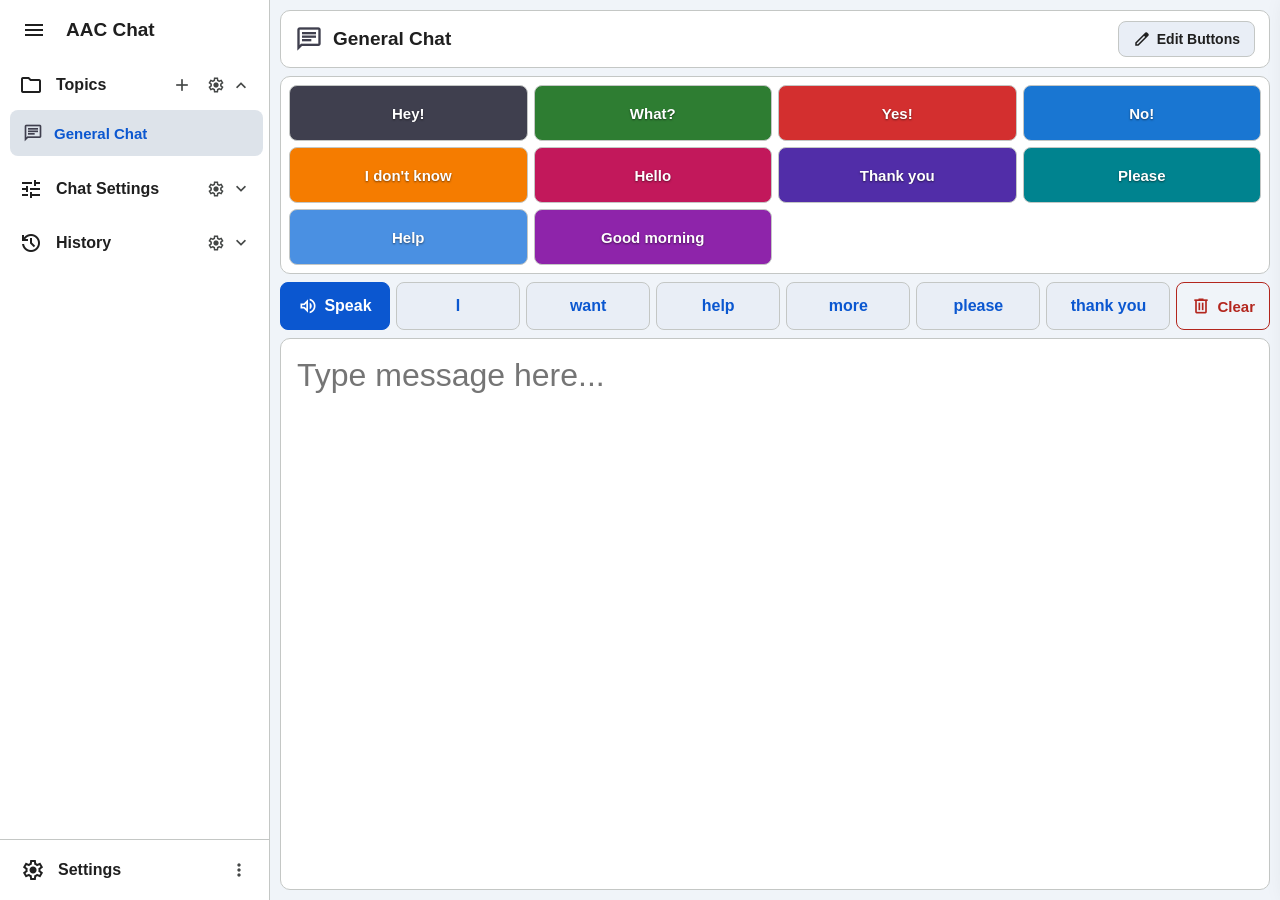
<file: grok.html>
﻿<!DOCTYPE html>
<html lang="en">
<head>
  <meta charset="UTF-8">
  <meta name="viewport" content="width=device-width, initial-scale=1.0">
  <title>AAC Chat - Accessible Communication</title>
  <!-- Google Material Symbols Outlined Font -->
  <link rel="stylesheet" href="https://fonts.googleapis.com/css2?family=Material+Symbols+Outlined:opsz,wght,FILL,GRAD@20..48,100..700,0..1,-50..200" />
  <style>
    :root, :root[data-theme="dark"] { --bg-main: #131314; --bg-surface: #1e1f20; --bg-surface-hover: #282a2c; --bg-surface-active: #333537; --border: #333537; --accent: #8ab4f8; --accent-hover: #aecbfa; --text: #f1f3f4; --text-secondary: #9aa0a6; --display-bg: #1e1f20; --key-bg: #282a2c; --key-hover: #333537; --key-active: #444746; --danger: #f2b8b5; --danger-bg: #601410; --shadow: rgba(0, 0, 0, 0.4); --icon-fill: 0; --icon-wght: 400; --icon-grad: 0; --icon-opsz: 24; color-scheme: dark; }
      :root[data-theme="light"] { --bg-main: #f0f4f9; --bg-surface: #ffffff; --bg-surface-hover: #e9eef6; --bg-surface-active: #dde3ea; --border: #c4c7c5; --accent: #0b57d0; --accent-hover: #0842a0; --text: #1f1f1f; --text-secondary: #444746; --display-bg: #ffffff; --key-bg: #e9eef6; --key-hover: #dde3ea; --key-active: #c4c7c5; --danger: #b3261e; --danger-bg: #f9dedc; --shadow: rgba(0, 0, 0, 0.15); color-scheme: light; }

    * { box-sizing: border-box; margin: 0; padding: 0; font-family: -apple-system, BlinkMacSystemFont, "Segoe UI", Roboto, Helvetica, Arial, sans-serif; }

    ::-webkit-scrollbar { width: 6px; height: 6px; }
    ::-webkit-scrollbar-track { background: transparent; }
    ::-webkit-scrollbar-thumb { background: var(--border); border-radius: 3px; }
      ::-webkit-scrollbar-thumb:hover { background: var(--text-secondary); }

    body { background-color: var(--bg-main); color: var(--text); display: flex; height: 100vh; overflow: hidden; font-size: 15px; transition: background-color 0.2s ease, color 0.2s ease; }

    /* Google Material Symbols Default Styling (Scaled Up) */
    .material-symbols-outlined, .nav-icon, .topic-icon, .icon-btn, .search-icon, .toggle-arrow, .icon-studio-item, .ico { font-family: 'Material Symbols Outlined' !important; font-weight: normal; font-style: normal; font-size: 24px; line-height: 1; letter-spacing: normal; text-transform: none; display: inline-block; white-space: nowrap; word-wrap: normal; direction: ltr; -webkit-font-feature-settings: 'liga'; -webkit-font-smoothing: antialiased; font-variation-settings: 'FILL' var(--icon-fill, 0), 'wght' var(--icon-wght, 400), 'GRAD' var(--icon-grad, 0), 'opsz' var(--icon-opsz, 24); vertical-align: middle; flex-shrink: 0; user-select: none; }

    /* ==================== LEFT SIDEBAR ==================== */
    .sidebar { width: 270px; background-color: var(--bg-surface); border-right: 1px solid var(--border); display: flex; flex-direction: column; transition: width 0.3s cubic-bezier(0.4, 0, 0.2, 1); z-index: 100; flex-shrink: 0; user-select: none; position: relative; height: 100vh; overflow: hidden; }
      .sidebar.collapsed { width: 64px; }

    .sidebar-header { display: flex; align-items: center; padding: 10px 14px; gap: 12px; min-height: 56px; flex-shrink: 0; }
    .icon-btn { background: none; border: none; color: var(--text); cursor: pointer; width: 40px; height: 40px; border-radius: 8px; display: flex; align-items: center; justify-content: center; transition: background-color 0.2s; }
      .icon-btn:hover { background-color: var(--bg-surface-hover); }

    .logo-text { font-size: 19px; font-weight: 700; color: var(--text); white-space: nowrap; overflow: hidden; opacity: 1; transition: opacity 0.2s; }
    .sidebar.collapsed .logo-text { opacity: 0; pointer-events: none; }

    .sidebar-nav { flex: 1; overflow-y: auto; overflow-x: hidden; padding: 0 6px; display: flex; flex-direction: column; gap: 4px; }

    .accordion-section { display: flex; flex-direction: column; flex-shrink: 0; transition: all 0.2s; }
    #section-history.open { flex: 1; min-height: 0; }

    .nav-accordion-header { display: flex; align-items: center; justify-content: space-between; padding: 10px 12px; border-radius: 8px; cursor: pointer; color: var(--text); font-size: 16px; font-weight: 600; transition: all 0.2s; white-space: nowrap; min-height: 44px; flex-shrink: 0; }
      .nav-accordion-header:hover { background-color: var(--bg-surface-hover); }
    .nav-left-content { display: flex; align-items: center; gap: 12px; overflow: hidden; flex: 1; }
    .nav-icon { font-size: 24px; width: 26px; text-align: center; }
    .nav-label { flex: 1; overflow: hidden; text-overflow: ellipsis; opacity: 1; transition: opacity 0.2s; }
    .sidebar.collapsed .nav-label { opacity: 0; pointer-events: none; }

    .nav-actions { display: flex; align-items: center; gap: 4px; }
    .nav-action-btn { background: none; border: none; color: var(--text-secondary); cursor: pointer; padding: 4px; border-radius: 6px; transition: color 0.2s, background 0.2s; display: flex; align-items: center; justify-content: center; width: 30px; height: 30px; }
      .nav-action-btn:hover { background-color: var(--bg-surface-active); color: var(--text); }
    .sidebar.collapsed .nav-actions { display: none; }

    .toggle-arrow { font-size: 20px; color: var(--text-secondary); transition: transform 0.2s; }
    .accordion-section.open .toggle-arrow { transform: rotate(180deg); }
    .sidebar.collapsed .toggle-arrow { display: none; }

    .accordion-content { display: none; flex-direction: column; gap: 4px; padding: 0 0 4px 4px; margin: 0; border: none; overflow: hidden; }
    .accordion-section.open .accordion-content { display: flex; }
    .sidebar.collapsed .accordion-content { display: none !important; }
    #section-history.open .accordion-content { flex: 1; min-height: 0; gap: 2px; }

    /* Topic Items */
    .topic-item { display: flex; align-items: center; gap: 10px; padding: 8px 12px; border-radius: 8px; cursor: pointer; font-size: 15px; color: var(--text); transition: background 0.2s; min-height: 38px; justify-content: space-between; }
      .topic-item:hover { background-color: var(--bg-surface-hover); }
      .topic-item.active { background-color: var(--bg-surface-active); color: var(--accent); font-weight: 600; }
    .topic-icon { font-size: 20px; width: 22px; text-align: center; }
    .topic-actions { display: flex; opacity: 0; transition: opacity 0.2s; }
    .topic-item:hover .topic-actions { opacity: 1; }

    /* Embedded Settings Controls */
    .sidebar-setting-group { display: flex; flex-direction: column; gap: 6px; padding: 4px 6px; }
      .sidebar-setting-group label { font-size: 13px; color: var(--text-secondary); display: flex; justify-content: space-between; font-weight: 600; }
      .sidebar-setting-group select, .sidebar-setting-group input[type="text"] { background-color: var(--bg-main); color: var(--text); border: 1px solid var(--border); padding: 8px 10px; border-radius: 8px; font-size: 14px; outline: none; }
      .sidebar-setting-group input[type="range"] { width: 100%; accent-color: var(--accent); cursor: pointer; height: 16px; }

    .status-btn { background-color: var(--bg-main); color: var(--text); border: 1px solid var(--border); padding: 8px 10px; border-radius: 8px; font-size: 14px; font-weight: 500; cursor: pointer; text-align: left; transition: all 0.2s; display: flex; justify-content: space-between; align-items: center; width: 100%; min-height: 38px; }
      .status-btn:hover { border-color: var(--accent); background-color: var(--bg-surface-hover); }
      .status-btn.missing { border-color: var(--danger); color: var(--danger); }

    .font-controls { display: flex; gap: 6px; align-items: center; }
    .font-btn { flex: 1; background-color: var(--key-bg); border: 1px solid var(--border); color: var(--text); padding: 6px; border-radius: 6px; cursor: pointer; font-weight: bold; font-size: 14px; text-align: center; }
      .font-btn:hover { background-color: var(--key-hover); }

    /* History List */
    .history-search-box { position: relative; padding: 2px 0 6px 0; margin: 0; flex-shrink: 0; }
      .history-search-box input { width: 100%; background-color: var(--bg-main); color: var(--text); border: 1px solid var(--border); padding: 8px 28px 8px 34px; border-radius: 8px; font-size: 14px; outline: none; }
      .history-search-box .search-icon { position: absolute; left: 8px; top: 50%; transform: translateY(-50%); font-size: 18px; color: var(--text-secondary); }
    .history-list { flex: 1; overflow-y: auto; display: flex; flex-direction: column; gap: 4px; padding: 0; margin: 0; }
    .history-item { background-color: var(--bg-main); border: 1px solid var(--border); border-radius: 8px; padding: 8px 10px; font-size: 14px; display: flex; flex-direction: column; gap: 6px; flex-shrink: 0; }
    .history-item-header { display: flex; justify-content: space-between; align-items: flex-start; gap: 6px; }
    .history-item-text { font-weight: 500; cursor: pointer; word-break: break-word; flex: 1; font-size: 14px; }
    .history-item-meta { font-size: 11px; color: var(--text-secondary); white-space: nowrap; }
    .history-actions { display: flex; gap: 4px; }
    .history-btn { flex: 1; background: var(--key-bg); border: 1px solid var(--border); color: var(--text); padding: 4px; border-radius: 6px; font-size: 12px; font-weight: 500; cursor: pointer; text-align: center; display: flex; align-items: center; justify-content: center; gap: 4px; min-height: 28px; }
      .history-btn:hover { background: var(--key-hover); }
      .history-btn.restore { color: var(--accent); border-color: var(--accent); }

    .clear-history-btn { background: transparent; border: 1px solid var(--danger); color: var(--danger); padding: 8px; border-radius: 8px; font-size: 13px; font-weight: 600; cursor: pointer; margin: 4px 0 0 0; text-align: center; flex-shrink: 0; }
      .clear-history-btn:hover { background: var(--danger-bg); }

    /* Footer & Context Popup */
    .sidebar-footer { padding: 8px; border-top: 1px solid var(--border); position: relative; flex-shrink: 0; }
    .gemini-settings-btn { display: flex; align-items: center; justify-content: space-between; padding: 10px 12px; border-radius: 8px; cursor: pointer; color: var(--text); font-size: 16px; font-weight: 600; transition: all 0.2s; min-height: 44px; }
      .gemini-settings-btn:hover { background-color: var(--bg-surface-hover); }
    .sidebar.collapsed .gemini-settings-btn { justify-content: center; padding: 10px 0; }
      .sidebar.collapsed .gemini-settings-btn .nav-label { display: none; }

    .gemini-context-popup { position: absolute; bottom: 58px; left: 8px; width: 240px; background-color: var(--bg-surface); border: 1px solid var(--border); border-radius: 12px; box-shadow: 0 8px 24px var(--shadow); padding: 6px; display: none; flex-direction: column; gap: 4px; z-index: 500; }
      .gemini-context-popup.open { display: flex; }
    .sidebar.collapsed .gemini-context-popup { left: 64px; bottom: 8px; width: 220px; }

    .popup-menu-item { display: flex; align-items: center; gap: 10px; padding: 10px 12px; border-radius: 8px; cursor: pointer; font-size: 15px; color: var(--text); transition: background 0.2s; }
      .popup-menu-item:hover { background-color: var(--bg-surface-hover); }
    .popup-divider { height: 1px; background-color: var(--border); margin: 4px 0; }

    /* ==================== MAIN WORKSPACE ==================== */
    .app-main { flex: 1; min-width: 0; min-height: 0; display: flex; flex-direction: column; gap: 8px; padding: 10px; overflow: hidden; height: 100%; }

    .workspace-header { display: flex; justify-content: space-between; align-items: center; background-color: var(--bg-surface); padding: 10px 14px; border-radius: 10px; border: 1px solid var(--border); min-height: 52px; flex-shrink: 0; gap: 10px; flex-wrap: wrap; }
    .topic-title-area { display: flex; align-items: center; gap: 10px; }
    .active-topic-icon { font-size: 28px; }
    .active-topic-name { font-size: 19px; font-weight: 700; }

    .workspace-actions { display: flex; align-items: center; gap: 8px; flex-wrap: wrap; }
    .tool-btn { background-color: var(--key-bg); border: 1px solid var(--border); color: var(--text); padding: 6px 14px; border-radius: 8px; cursor: pointer; font-size: 14px; font-weight: 600; display: flex; align-items: center; gap: 6px; transition: all 0.2s; white-space: nowrap; min-height: 36px; }
      .tool-btn:hover { background-color: var(--key-hover); border-color: var(--text-secondary); }
      .tool-btn.primary { background-color: var(--accent); color: #fff; border-color: var(--accent); }
        .tool-btn.primary:hover { background-color: var(--accent-hover); }

    .edit-mode-controls { display: none; align-items: center; gap: 8px; flex-wrap: wrap; }
      .edit-mode-controls.open { display: flex; }

    .header-stepper-group { display: flex; align-items: center; gap: 6px; font-size: 14px; font-weight: 600; color: var(--text-secondary); background: var(--bg-main); padding: 4px 8px; border-radius: 8px; border: 1px solid var(--border); min-height: 36px; }
    .num-control-wrapper { display: flex; align-items: center; gap: 4px; }
    .num-control-btn { background: var(--key-bg); border: none; color: var(--text); width: 24px; height: 24px; border-radius: 6px; font-weight: bold; cursor: pointer; display: flex; align-items: center; justify-content: center; font-size: 16px; }
      .num-control-btn:hover { background: var(--key-hover); }
    .num-control-val { font-weight: 700; color: var(--text); min-width: 18px; text-align: center; font-size: 14px; }

    /* Text Area & Audio Bar */
    .textarea-wrapper { flex: 1; display: flex; flex-direction: column; position: relative; min-height: 120px; }
    .display-textarea { width: 100%; height: 100%; background-color: var(--bg-surface); border: 1px solid var(--border); border-radius: 10px; padding: 14px 16px; line-height: 1.4; color: var(--text); font-size: 32px; font-weight: 500; resize: none; outline: none; white-space: pre-wrap; word-break: break-word; transition: border-color 0.2s; }
      .display-textarea:focus { border-color: var(--accent); }

    .audio-actions-bar { position: absolute; bottom: 12px; right: 12px; display: none; align-items: center; gap: 8px; background-color: var(--bg-main); border: 1px solid var(--border); padding: 6px 10px; border-radius: 8px; box-shadow: 0 4px 12px var(--shadow); z-index: 20; }
      .audio-actions-bar.active { display: flex; }
    .audio-action-btn { background-color: var(--key-bg); border: 1px solid var(--border); color: var(--text); padding: 6px 12px; border-radius: 6px; cursor: pointer; font-size: 13px; font-weight: 600; transition: all 0.2s; display: flex; align-items: center; gap: 6px; }
      .audio-action-btn:hover { background-color: var(--key-hover); }
      .audio-action-btn.play { color: var(--accent); border-color: var(--accent); }

    /* Overwrite Banner */
    .overwrite-banner { position: absolute; top: 12px; left: 50%; transform: translateX(-50%); background-color: var(--accent); color: #fff; padding: 8px 16px; border-radius: 8px; font-size: 15px; font-weight: 700; display: none; align-items: center; gap: 10px; box-shadow: 0 4px 16px var(--shadow); z-index: 30; }
      .overwrite-banner.active { display: flex; }
    .overwrite-cancel-btn { background: rgba(0,0,0,0.2); border: none; color: #fff; padding: 4px 8px; border-radius: 6px; cursor: pointer; font-size: 12px; font-weight: bold; }

    /* Sound Button Canvas */
    .sound-canvas { flex: 0 0 auto; max-height: 42vh; background-color: var(--bg-surface); border: 1px solid var(--border); border-radius: 10px; display: grid; gap: 6px; padding: 8px; overflow-y: auto; touch-action: none; transition: border-color 0.2s; position: relative; }
      .sound-canvas.edit-mode { border: 2px dashed var(--accent); }

    @keyframes wiggle {
      0% { transform: rotate(-1deg) scale(1); }
      50% { transform: rotate(1deg) scale(1); }
      100% { transform: rotate(-1deg) scale(1); }
    }

    .sound-button { position: relative; background-color: var(--key-bg); border: 1px solid var(--border); border-radius: 8px; padding: 6px 10px; cursor: pointer; user-select: none; transition: all 0.15s ease; display: flex; flex-direction: column; align-items: center; justify-content: center; gap: 4px; font-size: 16px; font-weight: 700; color: #fff; overflow: hidden; width: 100%; height: 56px; text-shadow: 0 1px 2px rgba(0,0,0,0.5); }
      .sound-button:hover { border-color: var(--accent); transform: translateY(-2px); box-shadow: 0 4px 10px var(--shadow); }
      .sound-button:active { transform: translateY(0); }
      .sound-button.edit-mode:not(.dragging) { animation: wiggle 0.25s infinite ease-in-out; cursor: grab; padding-left: 32px; }
      .sound-button.dragging { opacity: 0.8; cursor: grabbing; z-index: 50; transform: scale(1.05); box-shadow: 0 8px 20px var(--shadow); animation: none; }
      .sound-button.swap-target { border-color: #81c784; box-shadow: 0 0 0 3px rgba(129, 199, 132, 0.4); transform: scale(1.02); }
      .sound-button.overwrite-target { animation: wiggle 0.4s infinite ease-in-out; border-color: var(--accent); box-shadow: 0 0 0 2px rgba(138, 180, 248, 0.5); }

    .sound-button-icon { font-size: 22px; line-height: 1; pointer-events: none; }
    .sound-button-label { width: 100%; text-align: center; overflow: hidden; text-overflow: ellipsis; white-space: nowrap; pointer-events: none; font-size: 15px; font-weight: 700; }
    .sound-button-edit-btn { position: absolute; left: 6px; top: 50%; transform: translateY(-50%); width: 26px; height: 26px; border: 1px solid rgba(255,255,255,0.4); border-radius: 6px; background-color: rgba(0,0,0,0.5); color: white; font-size: 16px; cursor: pointer; display: none; align-items: center; justify-content: center; z-index: 5; }
    .sound-canvas.edit-mode .sound-button .sound-button-edit-btn { display: flex; }
    .sound-button-edit-btn:hover { background-color: rgba(0,0,0,0.8); }

    /* Bottom Dock */
    .bottom-dock { display: flex; flex-direction: column; gap: 6px; flex-shrink: 0; }
    .toolbar { display: flex; gap: 6px; align-items: stretch; min-height: 48px; }
    .predictions-wrapper { display: flex; flex: 1; gap: 6px; overflow-x: auto; }
    .key { background-color: var(--key-bg); border: 1px solid var(--border); border-radius: 8px; color: var(--text); font-size: 15px; font-weight: 600; cursor: pointer; display: flex; align-items: center; justify-content: center; gap: 6px; transition: all 0.15s; padding: 0 14px; white-space: nowrap; min-height: 48px; }
      .key:hover { background-color: var(--key-hover); border-color: var(--text-secondary); }
      .key:active { background-color: var(--key-active); transform: scale(0.98); }
      .key.prediction-btn { flex: 1; min-width: 80px; color: var(--accent); font-weight: 700; font-size: 16px; }
      .key.tts-btn { background-color: var(--accent); color: #fff; border-color: var(--accent); font-weight: 700; min-width: 110px; font-size: 16px; }
        .key.tts-btn:hover { background-color: var(--accent-hover); }
      .key.clear-btn { background-color: transparent; color: var(--danger); border-color: var(--danger); min-width: 85px; font-size: 15px; }
        .key.clear-btn:hover { background-color: var(--danger-bg); }

    /* ==================== MODALS & POPUPS ==================== */
    .modal-overlay { position: fixed; top: 0; left: 0; width: 100vw; height: 100vh; background: rgba(0, 0, 0, 0.65); opacity: 0; pointer-events: none; transition: opacity 0.2s ease; z-index: 2000; }
      .modal-overlay.open { opacity: 1; pointer-events: auto; }

    .modal { position: fixed; top: 50%; left: 50%; transform: translate(-50%, -50%) scale(0.95); background-color: var(--bg-surface); border: 1px solid var(--border); border-radius: 14px; padding: 20px; display: none; flex-direction: column; gap: 14px; z-index: 2001; min-width: 360px; max-width: 90vw; max-height: 85vh; overflow-y: auto; box-shadow: 0 12px 36px var(--shadow); transition: transform 0.2s ease; }
      .modal.open { display: flex; transform: translate(-50%, -50%) scale(1); }
    .modal-title { font-size: 20px; font-weight: 700; color: var(--text); }
    .modal-input { background-color: var(--bg-main); color: var(--text); border: 1px solid var(--border); padding: 10px 12px; border-radius: 8px; font-size: 15px; outline: none; width: 100%; }
      .modal-input:focus { border-color: var(--accent); }

    .modal-color-picker { display: flex; gap: 8px; flex-wrap: wrap; }
    .color-option { width: 32px; height: 32px; border: 2px solid transparent; border-radius: 50%; cursor: pointer; transition: transform 0.2s; }
      .color-option:hover { transform: scale(1.15); }
      .color-option.selected { border-color: #fff; box-shadow: 0 0 0 2px var(--accent); }

    /* Elegant Google Fonts Icon Studio */
    .icon-studio-search { position: relative; margin-bottom: 6px; }
      .icon-studio-search input { width: 100%; background: var(--bg-main); border: 1px solid var(--border); padding: 10px 12px 10px 38px; border-radius: 8px; color: var(--text); font-size: 15px; outline: none; }
      .icon-studio-search .search-ico { position: absolute; left: 10px; top: 50%; transform: translateY(-50%); color: var(--text-secondary); font-size: 20px; }

    .icon-studio-grid { display: grid; grid-template-columns: repeat(7, 1fr); gap: 6px; max-height: 240px; overflow-y: auto; padding: 8px; background: var(--bg-main); border: 1px solid var(--border); border-radius: 8px; }
    .icon-studio-item { font-size: 32px; padding: 8px; text-align: center; border-radius: 8px; cursor: pointer; border: 1px solid transparent; transition: all 0.15s; display: flex; align-items: center; justify-content: center; }
      .icon-studio-item:hover { background-color: var(--key-hover); transform: scale(1.15); }
      .icon-studio-item.selected { background-color: var(--bg-surface-active); border-color: var(--accent); transform: scale(1.1); }

    .icon-studio-controls { display: flex; justify-content: space-between; align-items: center; font-size: 13px; color: var(--text-secondary); margin-top: 4px; font-weight: 500; }
    .icon-size-btns { display: flex; gap: 4px; }
    .size-btn { background: var(--key-bg); border: 1px solid var(--border); color: var(--text); padding: 4px 8px; border-radius: 6px; cursor: pointer; font-size: 12px; font-weight: 600; }
      .size-btn.active { background: var(--accent); color: #fff; border-color: var(--accent); }

    .modal-buttons { display: flex; gap: 8px; margin-top: 6px; }
    .modal-btn { flex: 1; padding: 10px; border: none; border-radius: 8px; cursor: pointer; font-weight: 600; font-size: 15px; transition: background 0.2s; text-align: center; }
      .modal-btn.primary { background-color: var(--accent); color: #fff; }
        .modal-btn.primary:hover { background-color: var(--accent-hover); }
      .modal-btn.secondary { background-color: var(--key-bg); color: var(--text); border: 1px solid var(--border); }
        .modal-btn.secondary:hover { background-color: var(--key-hover); }
      .modal-btn.danger { background-color: transparent; color: var(--danger); border: 1px solid var(--danger); }
        .modal-btn.danger:hover { background-color: var(--danger-bg); }

    /* Voices Drawer */
    .voices-panel { position: fixed; top: 0; right: -380px; width: 360px; height: 100vh; background-color: var(--bg-surface); border-left: 1px solid var(--border); box-shadow: -8px 0 24px var(--shadow); transition: right 0.3s ease; padding: 16px; display: flex; flex-direction: column; gap: 12px; overflow-y: auto; z-index: 2500; }
      .voices-panel.open { right: 0; }
    .voice-list { display: none; flex-direction: column; gap: 4px; }
      .voice-list.active { display: flex; }
    .voice-item { display: flex; align-items: center; justify-content: space-between; padding: 10px 12px; border-radius: 8px; cursor: pointer; transition: background 0.2s; font-size: 14px; border: 1px solid transparent; font-weight: 500; }
      .voice-item:hover { background-color: var(--bg-surface-hover); }
      .voice-item.selected { background-color: var(--bg-surface-active); border-color: var(--accent); font-weight: 700; color: var(--accent); }
    .voice-preview-btn { background: var(--key-bg); border: 1px solid var(--border); color: var(--text); font-size: 12px; cursor: pointer; padding: 4px 8px; border-radius: 6px; font-weight: 600; }
  </style>
</head>
<body>

  <!-- ==================== LEFT SIDEBAR ==================== -->
  <aside class="sidebar" id="sidebar">
    <div class="sidebar-header">
      <button class="icon-btn" id="toggle-sidebar-btn" title="Toggle Sidebar">
        <span class="material-symbols-outlined">menu</span>
      </button>
      <span class="logo-text">AAC Chat</span>
    </div>

    <div class="sidebar-nav">
      <!-- 1. Topics Accordion -->
      <div class="accordion-section open" id="section-topics">
        <div class="nav-accordion-header" id="header-topics">
          <div class="nav-left-content">
            <span class="nav-icon" id="nav-icon-topics">folder</span>
            <span class="nav-label" id="nav-label-topics">Topics</span>
          </div>
          <div class="nav-actions">
            <button class="nav-action-btn" id="add-topic-sidebar-btn" title="Add New Topic">
              <span class="material-symbols-outlined" style="font-size: 20px;">add</span>
            </button>
            <button class="nav-action-btn edit-nav-meta-btn" data-nav-id="topics" title="Edit Label/Icon">
              <span class="material-symbols-outlined" style="font-size: 18px;">settings</span>
            </button>
          </div>
          <span class="toggle-arrow">expand_more</span>
        </div>
        <div class="accordion-content" id="topics-list"></div>
      </div>

      <!-- 2. Chat Settings Accordion -->
      <div class="accordion-section" id="section-chat">
        <div class="nav-accordion-header" id="header-chat">
          <div class="nav-left-content">
            <span class="nav-icon" id="nav-icon-chat">tune</span>
            <span class="nav-label" id="nav-label-chat">Chat Settings</span>
          </div>
          <div class="nav-actions">
            <button class="nav-action-btn edit-nav-meta-btn" data-nav-id="chat" title="Edit Label/Icon">
              <span class="material-symbols-outlined" style="font-size: 18px;">settings</span>
            </button>
          </div>
          <span class="toggle-arrow">expand_more</span>
        </div>
        <div class="accordion-content">
          <div class="sidebar-setting-group">
            <label>Font Size <span id="font-display">32px</span></label>
            <div class="font-controls">
              <button class="font-btn" id="font-down" type="button">A-</button>
              <button class="font-btn" id="font-up" type="button">A+</button>
            </div>
          </div>
          <div class="sidebar-setting-group" id="group-browser-voice" style="display: flex;">
            <label>Browser Voice</label>
            <button class="status-btn" id="open-browser-voices" type="button">
              <span id="selected-browser-name" style="overflow:hidden; text-overflow:ellipsis; white-space:nowrap;">Select Voice...</span>
              <span class="material-symbols-outlined" style="font-size:18px;">chevron_right</span>
            </button>
          </div>
          <div id="group-eleven-settings" hidden style="display: none; flex-direction: column; gap: 6px;">
            <div class="sidebar-setting-group">
              <label>ElevenLabs Voice</label>
              <button class="status-btn" id="open-eleven-voices" type="button">
                <span id="selected-eleven-name" style="overflow:hidden; text-overflow:ellipsis; white-space:nowrap;">Select Voice...</span>
                <span class="material-symbols-outlined" style="font-size:18px;">chevron_right</span>
              </button>
            </div>
            <div class="sidebar-setting-group">
              <label><span>Stability</span><span id="val-stability">0.50</span></label>
              <input type="range" id="stability-slider" min="0.0" max="1.0" step="0.05" value="0.5">
            </div>
            <div class="sidebar-setting-group">
              <label><span>Similarity</span><span id="val-similarity">0.75</span></label>
              <input type="range" id="similarity-slider" min="0.0" max="1.0" step="0.05" value="0.75">
            </div>
          </div>
          <div class="sidebar-setting-group">
            <label><span>Volume Gain</span><span id="val-volume">3.0</span></label>
            <input type="range" id="volume-slider" min="1" max="5" step="0.5" value="3">
          </div>
          <div class="sidebar-setting-group">
            <label><span>Speech Speed</span><span id="val-speed">1.0</span></label>
            <input type="range" id="speed-slider" min="0.5" max="2.0" step="0.1" value="1.0">
          </div>
        </div>
      </div>

      <!-- 3. History Accordion -->
      <div class="accordion-section" id="section-history">
        <div class="nav-accordion-header" id="header-history">
          <div class="nav-left-content">
            <span class="nav-icon" id="nav-icon-history">history</span>
            <span class="nav-label" id="nav-label-history">History</span>
          </div>
          <div class="nav-actions">
            <button class="nav-action-btn edit-nav-meta-btn" data-nav-id="history" title="Edit Label/Icon">
              <span class="material-symbols-outlined" style="font-size: 18px;">settings</span>
            </button>
          </div>
          <span class="toggle-arrow">expand_more</span>
        </div>
        <div class="accordion-content">
          <div class="history-search-box">
            <span class="search-icon">search</span>
            <input type="text" id="history-search-input" placeholder="Search speech history...">
          </div>
          <div class="history-list" id="audio-history"></div>
          <button class="clear-history-btn" id="clear-history-btn" type="button">Clear All History</button>
        </div>
      </div>
    </div>

    <!-- Footer with Context Popup -->
    <div class="sidebar-footer">
      <div class="gemini-settings-btn" id="footer-settings-btn" title="Settings & Theme">
        <div class="nav-left-content">
          <span class="nav-icon" id="nav-icon-settings">settings</span>
          <span class="nav-label" id="nav-label-settings">Settings</span>
        </div>
        <span class="material-symbols-outlined" style="font-size: 20px; color: var(--text-secondary);">more_vert</span>
      </div>

      <div class="gemini-context-popup" id="gemini-context-popup">
        <div class="popup-menu-item" onclick="openModal('modal-theme'); closePopup();">
          <span class="material-symbols-outlined" style="font-size: 20px;">palette</span><span>Theme Appearance</span>
        </div>
        <div class="popup-menu-item" onclick="openModal('modal-engine'); closePopup();">
          <span class="material-symbols-outlined" style="font-size: 20px;">record_voice_over</span><span>Voice Engine & API</span>
        </div>
        <div class="popup-divider"></div>
        <div class="popup-menu-item edit-nav-meta-btn" data-nav-id="settings" onclick="closePopup();">
          <span class="material-symbols-outlined" style="font-size: 20px;">edit</span><span>Customize Footer Icon</span>
        </div>
      </div>
    </div>
  </aside>

  <!-- ==================== MAIN WORKSPACE ==================== -->
  <main class="app-main">
    <div class="workspace-header">
      <div class="topic-title-area">
        <span class="active-topic-icon material-symbols-outlined" id="header-topic-icon">chat</span>
        <span class="active-topic-name" id="header-topic-name">Default Topic</span>
      </div>

      <div class="workspace-actions">
        <button class="tool-btn" id="edit-mode-btn" type="button">
          <span class="material-symbols-outlined" style="font-size: 18px;">edit</span> Edit Buttons
        </button>

        <div class="edit-mode-controls" id="edit-mode-controls">
          <div class="header-stepper-group">
            <span>Cols:</span>
            <div class="num-control-wrapper">
              <button class="num-control-btn" type="button" onclick="stepGridDimensions(-1, 0)">-</button>
              <span class="num-control-val" id="header-cols-val">4</span>
              <button class="num-control-btn" type="button" onclick="stepGridDimensions(1, 0)">+</button>
            </div>
          </div>
          <div class="header-stepper-group">
            <span>Rows:</span>
            <div class="num-control-wrapper">
              <button class="num-control-btn" type="button" onclick="stepGridDimensions(0, -1)">-</button>
              <span class="num-control-val" id="header-rows-val">2</span>
              <button class="num-control-btn" type="button" onclick="stepGridDimensions(0, 1)">+</button>
            </div>
          </div>
          <button class="tool-btn primary" id="save-edit-btn" type="button">Save</button>
          <button class="tool-btn" id="cancel-edit-btn" type="button">Cancel</button>
        </div>
      </div>
    </div>

    <!-- Overwrite Mode Banner -->
    <div class="overwrite-banner" id="overwrite-banner">
      <span class="material-symbols-outlined" style="font-size: 20px;">touch_app</span>
      <span>Click any button on the grid below to overwrite its audio & label!</span>
      <button class="overwrite-cancel-btn" id="cancel-overwrite-btn" type="button">Cancel</button>
    </div>

    <!-- Sound Button Canvas -->
    <div class="sound-canvas" id="sound-canvas"></div>

    <!-- Bottom Dock: Predictions & Toolbar -->
    <div class="bottom-dock">
      <div class="toolbar" id="toolbar">
        <button class="key tts-btn" id="speak-btn" type="button">
          <span class="material-symbols-outlined" style="font-size: 20px;">volume_up</span> Speak
        </button>
        <div class="predictions-wrapper">
          <button class="key prediction-btn" type="button"></button>
          <button class="key prediction-btn" type="button"></button>
          <button class="key prediction-btn" type="button"></button>
          <button class="key prediction-btn" type="button"></button>
          <button class="key prediction-btn" type="button"></button>
          <button class="key prediction-btn" type="button"></button>
        </div>
        <button class="key clear-btn" id="clear-btn" type="button">
          <span class="material-symbols-outlined" style="font-size: 20px;">delete</span> Clear
        </button>
      </div>
    </div>

    <!-- Text Area Wrapper -->
    <div class="textarea-wrapper">
      <textarea class="display-textarea" id="display-input" spellcheck="true" autocomplete="off" autocapitalize="sentences" placeholder="Type message here..."></textarea>

      <div class="audio-actions-bar" id="generated-audio-actions">
        <button class="audio-action-btn play" id="ta-replay-btn" type="button">
          <span class="material-symbols-outlined" style="font-size: 18px;">play_arrow</span> Replay Audio
        </button>
        <button class="audio-action-btn" id="ta-assign-btn" type="button">
          <span class="material-symbols-outlined" style="font-size: 18px;">push_pin</span> Assign to Button
        </button>
      </div>
    </div>
  </main>

  <!-- ==================== MODALS & POPUPS ==================== -->
  <div class="modal-overlay" id="modal-overlay"></div>

  <!-- Theme Modal -->
  <div class="modal" id="modal-theme">
    <div class="modal-title">Appearance Theme</div>
    <div style="display: flex; gap: 8px;">
      <button class="modal-btn secondary" onclick="applyTheme('light'); closeModals();"><span class="material-symbols-outlined" style="font-size:18px; margin-right:6px;">light_mode</span>Light</button>
      <button class="modal-btn secondary" onclick="applyTheme('dark'); closeModals();"><span class="material-symbols-outlined" style="font-size:18px; margin-right:6px;">dark_mode</span>Dark</button>
      <button class="modal-btn secondary" onclick="applyTheme('system'); closeModals();"><span class="material-symbols-outlined" style="font-size:18px; margin-right:6px;">computer</span>System</button>
    </div>
    <div class="modal-buttons"><button class="modal-btn secondary" onclick="closeModals()">Close</button></div>
  </div>

  <!-- Voice Engine Modal -->
  <div class="modal" id="modal-engine">
    <div class="modal-title">Browser voice</div>
    <div class="sidebar-setting-group">
      <label>Voice</label>
      <select id="model-select">
        <option value="browser_tts">Browser voice</option>
      </select>
    </div>
    <div class="modal-buttons"><button class="modal-btn primary" onclick="closeModals()">Done</button></div>
  </div>

  <!-- Assign Choice Modal -->
  <div class="modal" id="modal-assign-choice">
    <div class="modal-title">Assign Speech Audio</div>
    <p style="font-size: 14px; color: var(--text-secondary); line-height: 1.4;">Would you like to create a brand new button on this topic, or overwrite an existing button on the grid?</p>
    <div style="display: flex; flex-direction: column; gap: 8px; margin-top: 6px;">
      <button class="status-btn" style="padding: 12px; font-weight: 700; color: var(--accent); border-color: var(--accent);" id="choice-create-new-btn"><span class="material-symbols-outlined" style="font-size:20px;">auto_sparkles</span> Create New Button</button>
      <button class="status-btn" style="padding: 12px; font-weight: 700;" id="choice-overwrite-btn"><span class="material-symbols-outlined" style="font-size:20px;">refresh</span> Overwrite Existing Button</button>
    </div>
    <div class="modal-buttons"><button class="modal-btn secondary" onclick="closeModals()">Cancel</button></div>
  </div>

  <!-- Edit Side Panel Nav Item Modal -->
  <div class="modal" id="nav-edit-modal">
    <div class="modal-title">Edit Menu Item</div>
    <div class="sidebar-setting-group">
      <label>Label Name</label>
      <input type="text" id="nav-name-input" class="modal-input" maxlength="25">
    </div>
    <div class="sidebar-setting-group">
      <label>Material Symbol Icon</label>
      <input type="text" id="nav-icon-input" class="modal-input" maxlength="30" style="margin-bottom: 4px;">
      <button class="status-btn" onclick="openIconStudio('nav-icon-input')" style="justify-content: center;"><span class="material-symbols-outlined" style="font-size:18px; margin-right:6px;">search</span> Open Icon Studio Picker...</button>
    </div>
    <div class="modal-buttons">
      <button class="modal-btn primary" id="save-nav-edit-btn" type="button">Save</button>
      <button class="modal-btn secondary" onclick="closeModals()" type="button">Cancel</button>
    </div>
  </div>

  <!-- Edit Topic Meta Modal -->
  <div class="modal" id="topic-edit-modal">
    <div class="modal-title">Edit Topic Settings</div>
    <div class="sidebar-setting-group">
      <label>Topic Name</label>
      <input type="text" id="topic-name-input" class="modal-input" placeholder="Topic name" maxlength="30">
    </div>
    <div class="sidebar-setting-group">
      <label>Material Symbol Icon</label>
      <input type="text" id="topic-icon-input" class="modal-input" maxlength="30" style="margin-bottom: 4px;">
      <button class="status-btn" onclick="openIconStudio('topic-icon-input')" style="justify-content: center;"><span class="material-symbols-outlined" style="font-size:18px; margin-right:6px;">search</span> Open Icon Studio Picker...</button>
    </div>
    <div class="sidebar-setting-group">
      <label>Color Accent</label>
      <div class="modal-color-picker" id="topic-color-picker"></div>
    </div>
    <div class="modal-buttons">
      <button class="modal-btn danger" id="delete-topic-btn" type="button">Delete Topic</button>
      <button class="modal-btn primary" id="save-topic-meta-btn" type="button">Save</button>
      <button class="modal-btn secondary" onclick="closeModals()" type="button">Cancel</button>
    </div>
  </div>

  <!-- Edit Sound Button Modal -->
  <div class="modal" id="button-edit-modal">
    <div class="modal-title">Edit Sound Button</div>
    <div class="sidebar-setting-group">
      <label>Button Label</label>
      <input type="text" id="button-label-input" class="modal-input" placeholder="Button label" maxlength="30">
    </div>
    <div class="sidebar-setting-group">
      <label>Material Symbol Icon (Optional)</label>
      <input type="text" id="button-icon-input" class="modal-input" placeholder="e.g. chat, volume_up, home" maxlength="30" style="margin-bottom: 4px;">
      <button class="status-btn" onclick="openIconStudio('button-icon-input')" style="justify-content: center;"><span class="material-symbols-outlined" style="font-size:18px; margin-right:6px;">search</span> Open Icon Studio Picker...</button>
    </div>
    <div class="sidebar-setting-group">
      <label>Button Color</label>
      <div class="modal-color-picker" id="button-color-picker"></div>
    </div>
    <div class="modal-buttons">
      <button class="modal-btn danger" id="delete-button-edit" type="button">Delete</button>
      <button class="modal-btn primary" id="save-button-edit" type="button">Save</button>
      <button class="modal-btn secondary" onclick="closeModals()" type="button">Cancel</button>
    </div>
  </div>

  <!-- Google Fonts Icon Studio Modal -->
  <div class="modal" id="icon-studio-modal" style="min-width: 480px; max-width: 640px;">
    <div class="modal-title">Google Fonts Material Symbols Studio</div>
    <div class="icon-studio-search">
      <span class="search-ico material-symbols-outlined">search</span>
      <input type="text" id="icon-search-input" placeholder="Search 3,000+ symbols (e.g. medical, school, water, happy, chat)...">
    </div>

    <!-- Live Google Fonts Customization Controls -->
    <div style="display: grid; grid-template-columns: repeat(2, 1fr); gap: 8px; background: var(--bg-main); padding: 8px 10px; border-radius: 8px; border: 1px solid var(--border); font-size: 13px; color: var(--text-secondary); font-weight: 500;">
      <div style="display: flex; justify-content: space-between; align-items: center;">
        <span>Fill Style (FILL)</span>
        <button class="size-btn" id="studio-fill-btn" type="button">Outlined (0)</button>
      </div>
      <div style="display: flex; justify-content: space-between; align-items: center;">
        <span>Weight (<span id="studio-val-wght">400</span>)</span>
        <input type="range" id="studio-wght-slider" min="100" max="700" step="100" value="400" style="width: 80px;">
      </div>
      <div style="display: flex; justify-content: space-between; align-items: center;">
        <span>Grade (<span id="studio-val-grad">0</span>)</span>
        <input type="range" id="studio-grad-slider" min="-50" max="200" step="50" value="0" style="width: 80px;">
      </div>
      <div style="display: flex; justify-content: space-between; align-items: center;">
        <span>Optical Size (<span id="studio-val-opsz">24</span>)</span>
        <input type="range" id="studio-opsz-slider" min="20" max="48" step="4" value="24" style="width: 80px;">
      </div>
    </div>

    <div class="icon-studio-grid" id="icon-studio-grid"></div>
    <div class="icon-studio-controls">
      <div class="icon-size-btns">
        <span>Size Preview:</span>
        <button class="size-btn" onclick="setStudioIconSize(20, this)">20px</button>
        <button class="size-btn active" onclick="setStudioIconSize(28, this)">28px</button>
        <button class="size-btn" onclick="setStudioIconSize(36, this)">36px</button>
        <button class="size-btn" onclick="setStudioIconSize(44, this)">44px</button>
      </div>
      <span id="icon-studio-status" style="font-weight: 600; color: var(--accent);">Select an icon</span>
    </div>
    <div class="modal-buttons">
      <button class="modal-btn primary" id="confirm-icon-studio-btn" type="button">Select & Apply Style</button>
      <button class="modal-btn secondary" onclick="closeModals()" type="button">Cancel</button>
    </div>
  </div>

  <!-- Voices Panel -->
  <div class="voices-panel" id="voices-panel">
    <div style="display: flex; justify-content: space-between; align-items: center; border-bottom: 1px solid var(--border); padding-bottom: 10px;">
      <h2 style="font-size: 18px; font-weight: 700;">Select Voice</h2>
      <button class="icon-btn" onclick="document.getElementById('voices-panel').classList.remove('open')" type="button">
        <span class="material-symbols-outlined">close</span>
      </button>
    </div>
    <div id="voice-list-browser" class="voice-list"></div>
    <div id="voice-list-eleven" class="voice-list"></div>
  </div>

  <script>
    // ==================== STATE & CONFIG ====================
    const COLOR_PALETTE = ["#3f3f4e", "#2e7d32", "#d32f2f", "#1976d2", "#f57c00", "#c2185b", "#512da8", "#00838f", "#4a90e2", "#8e24aa"];
    const DEFAULT_GRID_COLS = 4;
    const DEFAULT_GRID_ROWS = 2;
    const defaultStarters = ["Hey!", "What?", "Yes!", "No!", "I don't know", "Hello", "Thank you", "Please", "Help", "Good morning"];
    const previewText = "Hello! This is an AAC voice preview.";

    // Emoji to Google Material Symbols automatic migration map
    const EMOJI_TO_SYMBOL = {
      "📁": "folder", "💬": "chat", "🕒": "history", "⚙️": "settings", "☰": "menu", "▼": "expand_more",
      "❯": "chevron_right", "🔍": "search", "🎨": "palette", "🗣️": "record_voice_over", "✎": "edit",
      "👉": "touch_app", "🔊": "volume_up", "▶": "play_arrow", "📌": "push_pin", "🗑️": "delete",
      "🗑": "delete", "☀️": "light_mode", "🌙": "dark_mode", "💻": "computer", "✨": "auto_sparkles",
      "🔄": "refresh", "⏳": "hourglass_empty", "↩": "undo", "⭐": "star", "🏠": "home",
      "🍔": "restaurant", "🍕": "local_pizza", "☕": "local_cafe", "🚗": "directions_car",
      "✈️": "flight", "🎮": "sports_esports", "🩺": "medical_services", "💊": "medication",
      "🛒": "shopping_cart", "🎵": "music_note", "💡": "lightbulb", "🐾": "pets", "📞": "call",
      "❤️": "favorite", "😊": "sentiment_satisfied", "😢": "sentiment_dissatisfied",
      "😡": "sentiment_very_dissatisfied", "😴": "bed", "❗": "priority_high", "❓": "help",
      "🔥": "local_fire_department", "🌟": "workspace_premium", "🎉": "celebration", "👀": "visibility",
      "👂": "hearing", "🧠": "psychology", "⚡": "bolt", "🏆": "trophy", "📝": "edit", "🔑": "key",
      "🚶": "directions_walk", "🏃": "directions_run", "✋": "back_hand", "👍": "thumb_up", "👎": "thumb_down"
    };

    // Built-in fallback database of common Material Symbols
    const INITIAL_ICONS = [
      "chat", "folder", "history", "settings", "volume_up", "home", "star", "restaurant", "local_pizza",
      "local_cafe", "directions_car", "flight", "sports_esports", "medical_services", "medication",
      "shopping_cart", "music_note", "lightbulb", "pets", "call", "favorite", "sentiment_satisfied",
      "sentiment_dissatisfied", "sentiment_very_dissatisfied", "bed", "priority_high", "help",
      "local_fire_department", "auto_sparkles", "workspace_premium", "celebration", "visibility",
      "hearing", "psychology", "bolt", "trophy", "edit", "push_pin", "delete", "key", "directions_walk",
      "directions_run", "back_hand", "thumb_up", "thumb_down", "work", "school", "family_restroom",
      "water_drop", "sunny", "nightlight", "palette", "mic", "translate", "accessible", "blind", "deaf",
      "assistive_tech", "emergency", "hospital", "toothbrush", "soap", "bathtub", "check_circle", "cancel"
    ];

    let ALL_SYMBOLS = [...INITIAL_ICONS];
    let isFetchingSymbols = false;

    // Dynamically fetch the complete Google Material Symbols Outlined library (3,000+ icons)
    function fetchCompleteSymbolLibrary() {
      if (isFetchingSymbols) return;
      isFetchingSymbols = true;
      fetch("https://raw.githubusercontent.com/google/material-design-icons/master/variablefont/MaterialSymbolsOutlined%5BFILL%2CGRAD%2Copsz%2Cwght%5D.codepoints")
        .then(res => res.text())
        .then(text => {
          const lines = text.split("\n");
          const icons = [];
          lines.forEach(line => {
            const parts = line.trim().split(" ");
            if (parts[0]) icons.push(parts[0]);
          });
          if (icons.length > 0) {
            ALL_SYMBOLS = icons;
            if (document.getElementById("icon-studio-modal").classList.contains("open")) {
              renderIconStudioGrid(document.getElementById("icon-search-input").value);
            }
          }
        })
        .catch(e => console.log("Using local symbols fallback library.", e));
    }

    // DOM Elements
    const sidebar = document.getElementById("sidebar");
    const displayInput = document.getElementById("display-input");
    const predBtns = document.querySelectorAll(".prediction-btn");
    const soundCanvas = document.getElementById("sound-canvas");
    const editModeBtn = document.getElementById("edit-mode-btn");
    const editModeControls = document.getElementById("edit-mode-controls");
    const modalOverlay = document.getElementById("modal-overlay");
    const speakBtn = document.getElementById("speak-btn");
    const audioActionsBar = document.getElementById("generated-audio-actions");

    // State Variables
    let predTimeout;
    let activeBrowserVoiceIndex = localStorage.getItem("aac_browser_voice_index") || "";
    let activeElevenVoiceId = localStorage.getItem("elevenlabs_voice") || "";
    let currentFontSize = parseInt(localStorage.getItem("aac_font_size"), 10) || 32;
    let currentTheme = localStorage.getItem("aac_theme") || "system";

    // Google Fonts customization state
    let iconFill = parseInt(localStorage.getItem("aac_icon_fill"), 10) || 0;
    let iconWght = parseInt(localStorage.getItem("aac_icon_wght"), 10) || 400;
    let iconGrad = parseInt(localStorage.getItem("aac_icon_grad"), 10) || 0;
    let iconOpsz = parseInt(localStorage.getItem("aac_icon_opsz"), 10) || 24;

    let targetStudioInputId = null;
    let selectedStudioIcon = "chat";
    let previousModalId = null;
    let editState = { isEditing: false, draggingId: null, dragOverId: null, targetTopicId: null, targetButtonId: null, isOverwriting: false, overwriteAudio: null };

    // ==================== MODAL CONTROLLER (THE CRITICAL FIX) ====================
    function openModal(modalId) {
      const currentOpen = document.querySelector(".modal.open");
      if (currentOpen && currentOpen.id !== "icon-studio-modal" && modalId === "icon-studio-modal") {
        previousModalId = currentOpen.id;
      }
      document.querySelectorAll(".modal").forEach(m => m.classList.remove("open"));
      const target = document.getElementById(modalId);
      if (target) {
        target.classList.add("open");
        modalOverlay.classList.add("open");
      }
    }

    function closeModals() {
      document.querySelectorAll(".modal").forEach(m => m.classList.remove("open"));
      if (modalOverlay) modalOverlay.classList.remove("open");
      previousModalId = null;
    }

    function closePopup() {
      const popup = document.getElementById("gemini-context-popup");
      if (popup) popup.classList.remove("open");
    }

    if (modalOverlay) modalOverlay.addEventListener("click", closeModals);

    // ==================== ICON STUDIO LOGIC ====================
    function applyGlobalIconStyles() {
      document.documentElement.style.setProperty("--icon-fill", iconFill);
      document.documentElement.style.setProperty("--icon-wght", iconWght);
      document.documentElement.style.setProperty("--icon-grad", iconGrad);
      document.documentElement.style.setProperty("--icon-opsz", iconOpsz);

      const fillBtn = document.getElementById("studio-fill-btn");
      if (fillBtn) fillBtn.textContent = iconFill ? "Filled (1)" : "Outlined (0)";
      document.getElementById("studio-wght-slider").value = iconWght;
      document.getElementById("studio-val-wght").textContent = iconWght;
      document.getElementById("studio-grad-slider").value = iconGrad;
      document.getElementById("studio-val-grad").textContent = iconGrad;
      document.getElementById("studio-opsz-slider").value = iconOpsz;
      document.getElementById("studio-val-opsz").textContent = iconOpsz;
    }

    function openIconStudio(targetInputId) {
      fetchCompleteSymbolLibrary();
      targetStudioInputId = targetInputId;
      const currentVal = document.getElementById(targetInputId)?.value || "chat";
      selectedStudioIcon = EMOJI_TO_SYMBOL[currentVal] || currentVal;
      document.getElementById("icon-search-input").value = "";
      applyGlobalIconStyles();
      renderIconStudioGrid("");
      openModal("icon-studio-modal");
      const status = document.getElementById("icon-studio-status");
      if (status) status.textContent = `Selected: ${selectedStudioIcon}`;
    }

    function renderIconStudioGrid(query = "") {
      const grid = document.getElementById("icon-studio-grid");
      if (!grid) return;
      grid.innerHTML = "";
      const q = query.toLowerCase().trim();

      let listToRender = [];
      if (!q) {
        listToRender = ALL_SYMBOLS.slice(0, 140);
      } else {
        listToRender = ALL_SYMBOLS.filter(sym => sym.toLowerCase().includes(q) || sym.replace(/_/g, " ").includes(q)).slice(0, 180);
      }

      if (listToRender.length === 0) {
        const empty = document.createElement("div");
        empty.style.cssText = "grid-column: 1 / -1; text-align: center; padding: 24px; color: var(--text-secondary); font-size: 15px;";
        empty.textContent = 'No icons found for "' + query + '"';
        grid.appendChild(empty);
        return;
      }

      listToRender.forEach(ico => {
        const el = document.createElement("div");
        el.className = "icon-studio-item material-symbols-outlined";
        if (ico === selectedStudioIcon) el.classList.add("selected");
        el.textContent = ico;
        el.title = ico.replace(/_/g, " ");
        el.addEventListener("click", () => {
          document.querySelectorAll(".icon-studio-item").forEach(i => i.classList.remove("selected"));
          el.classList.add("selected");
          selectedStudioIcon = ico;
          const status = document.getElementById("icon-studio-status");
          if (status) status.textContent = `Selected: ${ico}`;
        });
        grid.appendChild(el);
      });
    }

    function setStudioIconSize(px, btnEl) {
      document.querySelectorAll(".icon-size-btns .size-btn").forEach(b => b.classList.remove("active"));
      if (btnEl) btnEl.classList.add("active");
      document.querySelectorAll(".icon-studio-item").forEach(item => {
        item.style.fontSize = px + "px";
      });
    }

    document.getElementById("icon-search-input").addEventListener("input", (e) => {
      renderIconStudioGrid(e.target.value);
    });

    document.getElementById("studio-fill-btn").addEventListener("click", () => {
      iconFill = iconFill ? 0 : 1;
      applyGlobalIconStyles();
    });
    document.getElementById("studio-wght-slider").addEventListener("input", (e) => {
      iconWght = parseInt(e.target.value, 10);
      applyGlobalIconStyles();
    });
    document.getElementById("studio-grad-slider").addEventListener("input", (e) => {
      iconGrad = parseInt(e.target.value, 10);
      applyGlobalIconStyles();
    });
    document.getElementById("studio-opsz-slider").addEventListener("input", (e) => {
      iconOpsz = parseInt(e.target.value, 10);
      applyGlobalIconStyles();
    });

    // The core Select & Apply button handler
    document.getElementById("confirm-icon-studio-btn").addEventListener("click", () => {
      if (targetStudioInputId && selectedStudioIcon) {
        const input = document.getElementById(targetStudioInputId);
        if (input) {
          input.value = selectedStudioIcon;
          input.dispatchEvent(new Event("input", { bubbles: true }));
        }
      }
      localStorage.setItem("aac_icon_fill", iconFill);
      localStorage.setItem("aac_icon_wght", iconWght);
      localStorage.setItem("aac_icon_grad", iconGrad);
      localStorage.setItem("aac_icon_opsz", iconOpsz);

      if (previousModalId) {
        openModal(previousModalId);
        previousModalId = null;
      } else {
        closeModals();
      }
    });

    // ==================== TABS & DATA STORE ====================
    function generateId() { return "id_" + Math.random().toString(36).substr(2, 9); }
    function clamp(val, min, max) { return Math.max(min, Math.min(max, val)); }

    function normalizeButton(btn, idx) {
      if (typeof btn === "string") return { id: generateId(), label: btn, text: btn, color: COLOR_PALETTE[idx % COLOR_PALETTE.length], icon: "" };
      return {
        id: btn.id || generateId(),
        label: btn.label || btn.text || "Button",
        text: btn.text || btn.label || "Button",
        color: btn.color || COLOR_PALETTE[idx % COLOR_PALETTE.length],
        icon: btn.icon || ""
      };
    }

    function normalizeTabs(rawTabs) {
      if (!Array.isArray(rawTabs) || rawTabs.length === 0) {
        return [{ id: "default_topic", name: "General Chat", icon: "chat", color: COLOR_PALETTE[0], cols: DEFAULT_GRID_COLS, rows: DEFAULT_GRID_ROWS, buttons: defaultStarters.map((s, i) => normalizeButton(s, i)) }];
      }
      return rawTabs.map((tab, tIdx) => {
        let cleanIcon = EMOJI_TO_SYMBOL[tab.icon] || tab.icon || "folder";
        return {
          id: tab.id || generateId(),
          name: tab.name || `Topic ${tIdx + 1}`,
          icon: cleanIcon,
          color: tab.color || COLOR_PALETTE[tIdx % COLOR_PALETTE.length],
          cols: clamp(parseInt(tab.cols) || DEFAULT_GRID_COLS, 1, 8),
          rows: clamp(parseInt(tab.rows) || DEFAULT_GRID_ROWS, 1, 8),
          buttons: Array.isArray(tab.buttons) ? tab.buttons.map((b, bIdx) => normalizeButton(b, bIdx)) : []
        };
      });
    }

    const GROK_TABS_KEY = "grok_tabs";
    const GROK_ACTIVE_KEY = "grok_active_tab";
    let tabs = normalizeTabs(JSON.parse(localStorage.getItem(GROK_TABS_KEY) || "null"));
    let activeTabId = localStorage.getItem(GROK_ACTIVE_KEY) || tabs[0].id;

    function getActiveTab() {
      let t = tabs.find(x => x.id === activeTabId);
      if (!t) { t = tabs[0]; activeTabId = t.id; }
      return t;
    }

    function saveTabs() {
      localStorage.setItem(GROK_TABS_KEY, JSON.stringify(tabs));
      localStorage.setItem(GROK_ACTIVE_KEY, activeTabId);
    }

    function saveHistory(historyArray) { localStorage.setItem("aac_speech_history", JSON.stringify(historyArray)); }
    function getHistory() { return JSON.parse(localStorage.getItem("aac_speech_history") || "[]"); }

    function saveNavMeta(meta) { localStorage.setItem("aac_nav_meta", JSON.stringify(meta)); }
    function getNavMeta() {
      return JSON.parse(localStorage.getItem("aac_nav_meta") || "null") || {
        topics: { label: "Topics", icon: "folder" },
        chat: { label: "Chat Settings", icon: "tune" },
        history: { label: "History", icon: "history" },
        settings: { label: "Settings", icon: "settings" }
      };
    }

    // ==================== THEME & UI META ====================
    function applyTheme(mode) {
      currentTheme = mode;
      localStorage.setItem("aac_theme", mode);
      if (mode === "system") {
        const isDark = window.matchMedia("(prefers-color-scheme: dark)").matches;
        document.documentElement.setAttribute("data-theme", isDark ? "dark" : "light");
      } else {
        document.documentElement.setAttribute("data-theme", mode);
      }
    }

    function applyNavMetaUI() {
      const meta = getNavMeta();
      Object.keys(meta).forEach(key => {
        const lblEl = document.getElementById(`nav-label-${key}`);
        const icoEl = document.getElementById(`nav-icon-${key}`);
        if (lblEl && meta[key].label) lblEl.textContent = meta[key].label;
        if (icoEl && meta[key].icon) icoEl.textContent = meta[key].icon;
      });
    }

    document.querySelectorAll(".edit-nav-meta-btn").forEach(btn => {
      btn.addEventListener("click", (e) => {
        e.stopPropagation();
        const navId = btn.getAttribute("data-nav-id");
        const meta = getNavMeta();
        const item = meta[navId] || { label: navId, icon: "folder" };
        document.getElementById("nav-name-input").value = item.label;
        document.getElementById("nav-icon-input").value = item.icon;
        document.getElementById("save-nav-edit-btn").onclick = () => {
          meta[navId] = {
            label: document.getElementById("nav-name-input").value.trim() || navId,
            icon: document.getElementById("nav-icon-input").value.trim() || "folder"
          };
          saveNavMeta(meta);
          applyNavMetaUI();
          closeModals();
        };
        openModal("nav-edit-modal");
      });
    });

    // ==================== TOPICS RENDER ====================
    function renderTopics() {
      const listEl = document.getElementById("topics-list");
      listEl.innerHTML = "";
      tabs.forEach(tab => {
        const item = document.createElement("div");
        item.className = `topic-item ${tab.id === activeTabId ? "active" : ""}`;
        const main = document.createElement("div");
        main.style.cssText = "display: flex; align-items: center; gap: 10px; overflow: hidden;";
        const icon = document.createElement("span");
        icon.className = "topic-icon material-symbols-outlined";
        if (tab.color) icon.style.color = tab.color;
        icon.textContent = tab.icon || "folder";
        const name = document.createElement("span");
        name.style.cssText = "overflow: hidden; text-overflow: ellipsis; white-space: nowrap;";
        name.textContent = tab.name || "";
        main.appendChild(icon);
        main.appendChild(name);
        const actions = document.createElement("div");
        actions.className = "topic-actions";
        const editBtn = document.createElement("button");
        editBtn.className = "nav-action-btn edit-topic-btn";
        editBtn.type = "button";
        editBtn.title = "Edit Topic Settings";
        const editIcon = document.createElement("span");
        editIcon.className = "material-symbols-outlined";
        editIcon.style.fontSize = "18px";
        editIcon.textContent = "settings";
        editBtn.appendChild(editIcon);
        actions.appendChild(editBtn);
        item.appendChild(main);
        item.appendChild(actions);
        item.addEventListener("click", () => switchTopic(tab.id));
        editBtn.addEventListener("click", (e) => {
          e.stopPropagation();
          openTopicEditModal(tab.id);
        });
        listEl.appendChild(item);
      });
      updateWorkspaceHeader();
    }

    function switchTopic(id) {
      if (editState.isEditing) setEditMode(false);
      activeTabId = id;
      saveTabs();
      renderTopics();
      renderSoundButtons();
    }

    function updateWorkspaceHeader() {
      const tab = getActiveTab();
      const icoEl = document.getElementById("header-topic-icon");
      const nameEl = document.getElementById("header-topic-name");
      icoEl.textContent = tab.icon;
      icoEl.style.color = tab.color;
      nameEl.textContent = tab.name;
      document.getElementById("header-cols-val").textContent = tab.cols;
      document.getElementById("header-rows-val").textContent = tab.rows;
    }

    function openTopicEditModal(topicId) {
      editState.targetTopicId = topicId;
      const tab = tabs.find(x => x.id === topicId) || getActiveTab();
      document.getElementById("topic-name-input").value = tab.name;
      document.getElementById("topic-icon-input").value = tab.icon;

      const picker = document.getElementById("topic-color-picker");
      picker.innerHTML = "";
      COLOR_PALETTE.forEach(color => {
        const opt = document.createElement("div");
        opt.className = `color-option ${tab.color === color ? "selected" : ""}`;
        opt.style.backgroundColor = color;
        opt.onclick = () => {
          picker.querySelectorAll(".color-option").forEach(c => c.classList.remove("selected"));
          opt.classList.add("selected");
          tab.color = color;
        };
        picker.appendChild(opt);
      });

      document.getElementById("delete-topic-btn").style.display = tabs.length > 1 ? "block" : "none";
      openModal("topic-edit-modal");
    }

    document.getElementById("save-topic-meta-btn").addEventListener("click", () => {
      const tab = tabs.find(x => x.id === editState.targetTopicId);
      if (tab) {
        tab.name = document.getElementById("topic-name-input").value.trim() || "Topic";
        tab.icon = document.getElementById("topic-icon-input").value.trim() || "folder";
        saveTabs();
        renderTopics();
      }
      closeModals();
    });

    document.getElementById("delete-topic-btn").addEventListener("click", () => {
      if (tabs.length <= 1) return;
      tabs = tabs.filter(x => x.id !== editState.targetTopicId);
      if (activeTabId === editState.targetTopicId) activeTabId = tabs[0].id;
      saveTabs();
      renderTopics();
      renderSoundButtons();
      closeModals();
    });

    document.getElementById("add-topic-sidebar-btn").addEventListener("click", (e) => {
      e.stopPropagation();
      const newTab = {
        id: generateId(),
        name: `Topic ${tabs.length + 1}`,
        icon: "chat",
        color: COLOR_PALETTE[tabs.length % COLOR_PALETTE.length],
        cols: DEFAULT_GRID_COLS, rows: DEFAULT_GRID_ROWS,
        buttons: defaultStarters.map((s, i) => normalizeButton(s, i))
      };
      tabs.push(newTab);
      switchTopic(newTab.id);
      openTopicEditModal(newTab.id);
    });

    // ==================== GRID & BUTTON RENDERING ====================
    function stepGridDimensions(dCols, dRows) {
      const tab = getActiveTab();
      tab.cols = clamp(tab.cols + dCols, 1, 8);
      tab.rows = clamp(tab.rows + dRows, 1, 8);
      saveTabs();
      updateWorkspaceHeader();
      renderSoundButtons();
    }

    function setEditMode(enable) {
      editState.isEditing = enable;
      if (enable) {
        editModeBtn.style.display = "none";
        editModeControls.classList.add("open");
        soundCanvas.classList.add("edit-mode");
      } else {
        editModeBtn.style.display = "flex";
        editModeControls.classList.remove("open");
        soundCanvas.classList.remove("edit-mode");
      }
      renderSoundButtons();
    }

    editModeBtn.addEventListener("click", () => setEditMode(true));
    document.getElementById("save-edit-btn").addEventListener("click", () => setEditMode(false));
    document.getElementById("cancel-edit-btn").addEventListener("click", () => {
      setEditMode(false);
      renderSoundButtons();
    });

    function renderSoundButtons() {
      const tab = getActiveTab();
      soundCanvas.style.gridTemplateColumns = `repeat(${tab.cols}, 1fr)`;
      soundCanvas.innerHTML = "";

      const totalSlots = tab.cols * tab.rows;
      const displayCount = Math.max(totalSlots, tab.buttons.length + (editState.isEditing ? 1 : 0));

      for (let idx = 0; idx < displayCount; idx++) {
        const btnData = tab.buttons[idx];
        const btnEl = document.createElement("div");

        if (btnData) {
          btnEl.className = `sound-button ${editState.isEditing ? "edit-mode" : ""}`;
          btnEl.style.backgroundColor = btnData.color;
          btnEl.setAttribute("data-id", btnData.id);

          if (btnData.icon) {
            const iconEl = document.createElement("span");
            iconEl.className = "material-symbols-outlined sound-button-icon";
            iconEl.textContent = btnData.icon;
            btnEl.appendChild(iconEl);
          }
          const labelEl = document.createElement("div");
          labelEl.className = "sound-button-label";
          labelEl.textContent = btnData.label || "Button";
          const editBtn = document.createElement("button");
          editBtn.className = "sound-button-edit-btn";
          editBtn.type = "button";
          editBtn.title = "Edit Button";
          const editIcon = document.createElement("span");
          editIcon.className = "material-symbols-outlined";
          editIcon.style.fontSize = "16px";
          editIcon.textContent = "edit";
          editBtn.appendChild(editIcon);
          btnEl.appendChild(labelEl);
          btnEl.appendChild(editBtn);

          if (editState.isEditing) {
            btnEl.draggable = true;
            btnEl.addEventListener("dragstart", (e) => startDrag(e, btnData.id));
            btnEl.addEventListener("dragend", endDrag);
            btnEl.querySelector(".sound-button-edit-btn").addEventListener("click", (e) => {
              e.stopPropagation();
              openButtonEditModal(btnData.id);
            });
            btnEl.addEventListener("click", () => openButtonEditModal(btnData.id));
          } else if (editState.isOverwriting) {
            btnEl.classList.add("overwrite-target");
            btnEl.addEventListener("click", () => executeOverwrite(btnData.id));
          } else {
            btnEl.addEventListener("click", () => {
              speakText(btnData.text || btnData.label);
              addToHistory(btnData.text || btnData.label);
            });
          }
        } else if (editState.isEditing) {
          btnEl.className = "sound-button";
          btnEl.style.backgroundColor = "transparent";
          btnEl.style.border = "2px dashed var(--border)";
          btnEl.style.color = "var(--text-secondary)";
          btnEl.innerHTML = `<span class="material-symbols-outlined" style="font-size: 28px;">add</span>`;
          btnEl.onclick = () => {
            const newBtn = normalizeButton("New Phrase", tab.buttons.length);
            tab.buttons.push(newBtn);
            saveTabs();
            renderSoundButtons();
            openButtonEditModal(newBtn.id);
          };
        } else {
          btnEl.className = "sound-button";
          btnEl.style.visibility = "hidden";
          btnEl.style.pointerEvents = "none";
        }

        btnEl.addEventListener("dragover", (e) => handleDragOver(e, btnEl, btnData?.id));
        btnEl.addEventListener("dragleave", () => btnEl.classList.remove("swap-target"));
        btnEl.addEventListener("drop", (e) => handleDrop(e, btnData?.id));
        soundCanvas.appendChild(btnEl);
      }
    }

    // ==================== DRAG & DROP SWAPPING ====================
    function startDrag(e, id) {
      editState.draggingId = id;
      e.target.classList.add("dragging");
      e.dataTransfer.effectAllowed = "move";
      e.dataTransfer.setData("text/plain", id);
    }

    function endDrag(e) {
      e.target.classList.remove("dragging");
      document.querySelectorAll(".sound-button").forEach(b => b.classList.remove("swap-target"));
    }

    function handleDragOver(e, el, targetId) {
      e.preventDefault();
      if (!editState.draggingId || editState.draggingId === targetId) return;
      el.classList.add("swap-target");
    }

    function handleDrop(e, targetId) {
      e.preventDefault();
      document.querySelectorAll(".sound-button").forEach(b => b.classList.remove("swap-target"));
      if (!editState.draggingId || !targetId || editState.draggingId === targetId) return;

      const tab = getActiveTab();
      const idxA = tab.buttons.findIndex(b => b.id === editState.draggingId);
      const idxB = tab.buttons.findIndex(b => b.id === targetId);

      if (idxA !== -1 && idxB !== -1) {
        const temp = tab.buttons[idxA];
        tab.buttons[idxA] = tab.buttons[idxB];
        tab.buttons[idxB] = temp;
        saveTabs();
        renderSoundButtons();
      }
    }

    // ==================== BUTTON EDITING ====================
    function openButtonEditModal(buttonId) {
      editState.targetButtonId = buttonId;
      const tab = getActiveTab();
      const btn = tab.buttons.find(b => b.id === buttonId);
      if (!btn) return;

      document.getElementById("button-label-input").value = btn.label;
      document.getElementById("button-icon-input").value = btn.icon || "";

      const picker = document.getElementById("button-color-picker");
      picker.innerHTML = "";
      COLOR_PALETTE.forEach(color => {
        const opt = document.createElement("div");
        opt.className = `color-option ${btn.color === color ? "selected" : ""}`;
        opt.style.backgroundColor = color;
        opt.onclick = () => {
          picker.querySelectorAll(".color-option").forEach(c => c.classList.remove("selected"));
          opt.classList.add("selected");
          btn.color = color;
        };
        picker.appendChild(opt);
      });

      openModal("button-edit-modal");
    }

    document.getElementById("save-button-edit").addEventListener("click", () => {
      const tab = getActiveTab();
      const btn = tab.buttons.find(b => b.id === editState.targetButtonId);
      if (btn) {
        const lbl = document.getElementById("button-label-input").value.trim() || "Button";
        btn.label = lbl;
        btn.text = lbl;
        btn.icon = document.getElementById("button-icon-input").value.trim() || "";
        saveTabs();
        renderSoundButtons();
      }
      closeModals();
    });

    document.getElementById("delete-button-edit").addEventListener("click", () => {
      const tab = getActiveTab();
      tab.buttons = tab.buttons.filter(b => b.id !== editState.targetButtonId);
      saveTabs();
      renderSoundButtons();
      closeModals();
    });

    // ==================== OVERWRITE MODE ====================
    function setOverwriteMode(enable, audioData = null) {
      editState.isOverwriting = enable;
      editState.overwriteAudio = audioData;
      const banner = document.getElementById("overwrite-banner");
      if (enable) {
        banner.classList.add("active");
        if (editState.isEditing) setEditMode(false);
      } else {
        banner.classList.remove("active");
      }
      renderSoundButtons();
    }

    document.getElementById("cancel-overwrite-btn").addEventListener("click", () => setOverwriteMode(false));

    function executeOverwrite(buttonId) {
      const tab = getActiveTab();
      const btn = tab.buttons.find(b => b.id === buttonId);
      if (btn && editState.overwriteAudio) {
        btn.label = editState.overwriteAudio.label;
        btn.text = editState.overwriteAudio.text;
        saveTabs();
        setOverwriteMode(false);
        renderSoundButtons();
      }
    }

    document.getElementById("ta-assign-btn").addEventListener("click", () => {
      const txt = displayInput.value.trim();
      if (!txt) return;
      editState.overwriteAudio = { label: txt, text: txt };
      openModal("modal-assign-choice");
    });

    document.getElementById("choice-create-new-btn").addEventListener("click", () => {
      const tab = getActiveTab();
      const newBtn = normalizeButton(editState.overwriteAudio.text, tab.buttons.length);
      tab.buttons.push(newBtn);
      saveTabs();
      renderSoundButtons();
      closeModals();
    });

    document.getElementById("choice-overwrite-btn").addEventListener("click", () => {
      closeModals();
      setOverwriteMode(true, editState.overwriteAudio);
    });

    // ==================== SPEECH SYNTHESIS & TTS ====================
    function speakText(text) {
      if (!text || !window.speechSynthesis) return;
      window.speechSynthesis.cancel();
      const utt = new SpeechSynthesisUtterance(text);
      utt.rate = parseFloat(document.getElementById("speed-slider").value) || 1.0;
      const voices = window.speechSynthesis.getVoices();
      if (activeBrowserVoiceIndex !== "" && voices[activeBrowserVoiceIndex]) {
        utt.voice = voices[activeBrowserVoiceIndex];
      }
      window.speechSynthesis.speak(utt);
    }

    speakBtn.addEventListener("click", () => {
      const txt = displayInput.value.trim();
      if (txt) {
        speakText(txt);
        addToHistory(txt);
      }
    });

    document.getElementById("ta-replay-btn").addEventListener("click", () => {
      speakText(displayInput.value.trim());
    });

    // ==================== HISTORY MANAGER ====================
    function addToHistory(text) {
      let hist = getHistory();
      hist = hist.filter(x => x.text !== text);
      hist.unshift({ id: generateId(), text, time: new Date().toLocaleTimeString([], { hour: '2-digit', minute: '2-digit' }) });
      if (hist.length > 50) hist.pop();
      saveHistory(hist);
      renderHistory();
    }

    function renderHistory() {
      const listEl = document.getElementById("audio-history");
      if (!listEl) return;
      const query = (document.getElementById("history-search-input").value || "").toLowerCase().trim();
      const hist = getHistory().filter(x => x.text.toLowerCase().includes(query));

      listEl.innerHTML = "";
      if (hist.length === 0) {
        listEl.innerHTML = `<div style="text-align: center; padding: 16px; color: var(--text-secondary); font-size: 14px;">No history entries</div>`;
        return;
      }

      hist.forEach(item => {
        const el = document.createElement("div");
        el.className = "history-item";
        const header = document.createElement("div");
        header.className = "history-item-header";
        const textEl = document.createElement("span");
        textEl.className = "history-item-text";
        textEl.textContent = item.text || "";
        const metaEl = document.createElement("span");
        metaEl.className = "history-item-meta";
        metaEl.textContent = item.time || "";
        header.appendChild(textEl);
        header.appendChild(metaEl);
        const actions = document.createElement("div");
        actions.className = "history-actions";
        function historyButton(cls, iconName, label) {
          const button = document.createElement("button");
          button.className = "history-btn " + cls;
          button.type = "button";
          const icon = document.createElement("span");
          icon.className = "material-symbols-outlined";
          icon.style.fontSize = "14px";
          icon.textContent = iconName;
          button.appendChild(icon);
          if (label) button.appendChild(document.createTextNode(" " + label));
          return button;
        }
        const restoreBtn = historyButton("restore", "input", "Restore");
        const speakHistBtn = historyButton("speak", "volume_up", "Speak");
        const delBtn = historyButton("del", "close", "");
        actions.appendChild(restoreBtn);
        actions.appendChild(speakHistBtn);
        actions.appendChild(delBtn);
        el.appendChild(header);
        el.appendChild(actions);
        textEl.addEventListener("click", () => speakText(item.text));
        speakHistBtn.addEventListener("click", () => speakText(item.text));
        restoreBtn.addEventListener("click", () => {
          displayInput.value = item.text;
          displayInput.focus();
          audioActionsBar.classList.add("active");
        });
        delBtn.addEventListener("click", () => {
          let h = getHistory().filter(x => x.id !== item.id);
          saveHistory(h);
          renderHistory();
        });
        listEl.appendChild(el);
      });
    }

    document.getElementById("history-search-input").addEventListener("input", renderHistory);
    document.getElementById("clear-history-btn").addEventListener("click", () => {
      saveHistory([]);
      renderHistory();
    });

    // ==================== WORD PREDICTIONS ====================
    const CORE_WORDS = ["I", "you", "want", "more", "help", "yes", "no", "stop", "go", "good", "please", "thank you", "hello", "goodbye", "water", "food", "eat", "drink", "play", "like", "do", "can", "have", "need", "what", "where", "when", "who", "why", "how", "big", "small", "hot", "cold", "all done"];

    function updatePredictions() {
      const val = displayInput.value;
      audioActionsBar.classList.toggle("active", val.trim().length > 0);

      const words = val.trim().split(/\s+/);
      const lastWord = words[words.length - 1].toLowerCase();

      let preds = [];
      if (!val.trim() || val.endsWith(" ")) {
        preds = ["I", "want", "help", "more", "please", "thank you"];
      } else {
        preds = CORE_WORDS.filter(w => w.toLowerCase().startsWith(lastWord) && w.toLowerCase() !== lastWord);
      }

      predBtns.forEach((btn, i) => {
        if (preds[i]) {
          btn.textContent = preds[i];
          btn.style.visibility = "visible";
          btn.onclick = () => {
            const chip = preds[i];
            if (val.endsWith(" ") || !val) {
              displayInput.value = val + chip + " ";
            } else if (chip.toLowerCase().startsWith(lastWord)) {
              words[words.length - 1] = chip;
              displayInput.value = words.join(" ") + " ";
            } else {
              displayInput.value = val + " " + chip + " ";
            }
            displayInput.focus();
            updatePredictions();
          };
        } else {
          btn.style.visibility = "hidden";
        }
      });
    }

    displayInput.addEventListener("input", updatePredictions);
    document.getElementById("clear-btn").addEventListener("click", () => {
      displayInput.value = "";
      updatePredictions();
      audioActionsBar.classList.remove("active");
    });

    // ==================== SETTINGS SLIDERS & FONTS ====================
    document.getElementById("font-down").addEventListener("click", () => {
      currentFontSize = Math.max(20, currentFontSize - 4);
      localStorage.setItem("aac_font_size", currentFontSize);
      displayInput.style.fontSize = currentFontSize + "px";
      document.getElementById("font-display").textContent = currentFontSize + "px";
    });

    document.getElementById("font-up").addEventListener("click", () => {
      currentFontSize = Math.min(64, currentFontSize + 4);
      localStorage.setItem("aac_font_size", currentFontSize);
      displayInput.style.fontSize = currentFontSize + "px";
      document.getElementById("font-display").textContent = currentFontSize + "px";
    });

    document.getElementById("volume-slider").addEventListener("input", (e) => document.getElementById("val-volume").textContent = parseFloat(e.target.value).toFixed(1));
    document.getElementById("speed-slider").addEventListener("input", (e) => document.getElementById("val-speed").textContent = parseFloat(e.target.value).toFixed(1));
    document.getElementById("stability-slider").addEventListener("input", (e) => document.getElementById("val-stability").textContent = parseFloat(e.target.value).toFixed(2));
    document.getElementById("similarity-slider").addEventListener("input", (e) => document.getElementById("val-similarity").textContent = parseFloat(e.target.value).toFixed(2));

    // ==================== SIDEBAR & POPUP TOGGLES ====================
    document.getElementById("toggle-sidebar-btn").addEventListener("click", () => sidebar.classList.toggle("collapsed"));
    document.getElementById("footer-settings-btn").addEventListener("click", (e) => {
      e.stopPropagation();
      document.getElementById("gemini-context-popup").classList.toggle("open");
    });

    document.querySelectorAll(".nav-accordion-header").forEach(hdr => {
      hdr.addEventListener("click", (e) => {
        if (e.target.closest(".nav-actions")) return;
        hdr.parentElement.classList.toggle("open");
      });
    });

    // ==================== BROWSER VOICES LOAD ====================
    function loadBrowserVoices() {
      if (!window.speechSynthesis) return;
      const voices = window.speechSynthesis.getVoices();
      const listEl = document.getElementById("voice-list-browser");
      if (!listEl) return;
      listEl.innerHTML = "";

      voices.forEach((v, idx) => {
        const item = document.createElement("div");
        item.className = `voice-item ${activeBrowserVoiceIndex == idx ? "selected" : ""}`;
        const nameEl = document.createElement("span");
        nameEl.textContent = (v.name || "Voice") + " (" + (v.lang || "") + ")";
        const previewBtn = document.createElement("button");
        previewBtn.className = "voice-preview-btn";
        previewBtn.type = "button";
        previewBtn.textContent = "Preview";
        item.appendChild(nameEl);
        item.appendChild(previewBtn);
        item.addEventListener("click", () => {
          activeBrowserVoiceIndex = idx;
          localStorage.setItem("aac_browser_voice_index", idx);
          document.getElementById("selected-browser-name").textContent = v.name;
          listEl.querySelectorAll(".voice-item").forEach(i => i.classList.remove("selected"));
          item.classList.add("selected");
        });
        previewBtn.addEventListener("click", (e) => {
          e.stopPropagation();
          const utt = new SpeechSynthesisUtterance(previewText);
          utt.voice = v;
          window.speechSynthesis.speak(utt);
        });
        listEl.appendChild(item);
      });

      if (voices[activeBrowserVoiceIndex]) {
        document.getElementById("selected-browser-name").textContent = voices[activeBrowserVoiceIndex].name;
      }
    }

    if (window.speechSynthesis) {
      window.speechSynthesis.onvoiceschanged = loadBrowserVoices;
      loadBrowserVoices();
    }

    document.getElementById("model-select").addEventListener("change", () => {
      document.getElementById("group-browser-voice").style.display = "flex";
      const elevenGroup = document.getElementById("group-eleven-settings");
      elevenGroup.hidden = true;
      elevenGroup.style.display = "none";
    });

    document.getElementById("open-browser-voices").addEventListener("click", () => {
      document.getElementById("voice-list-browser").classList.add("active");
      document.getElementById("voice-list-eleven").classList.remove("active");
      document.getElementById("voices-panel").classList.add("open");
    });
    document.getElementById("open-eleven-voices").addEventListener("click", () => {
      document.getElementById("voice-list-eleven").classList.add("active");
      document.getElementById("voice-list-browser").classList.remove("active");
      document.getElementById("voices-panel").classList.add("open");
    });

    // ==================== INIT ====================
    window.addEventListener("DOMContentLoaded", () => {
      applyTheme(currentTheme);
      applyGlobalIconStyles();
      applyNavMetaUI();
      renderTopics();
      renderSoundButtons();
      renderHistory();
      updatePredictions();

      displayInput.style.fontSize = currentFontSize + "px";
      document.getElementById("font-display").textContent = currentFontSize + "px";

      // Trigger background symbol library fetch
      fetchCompleteSymbolLibrary();
    });
  </script>
</body>
</html>
</file>
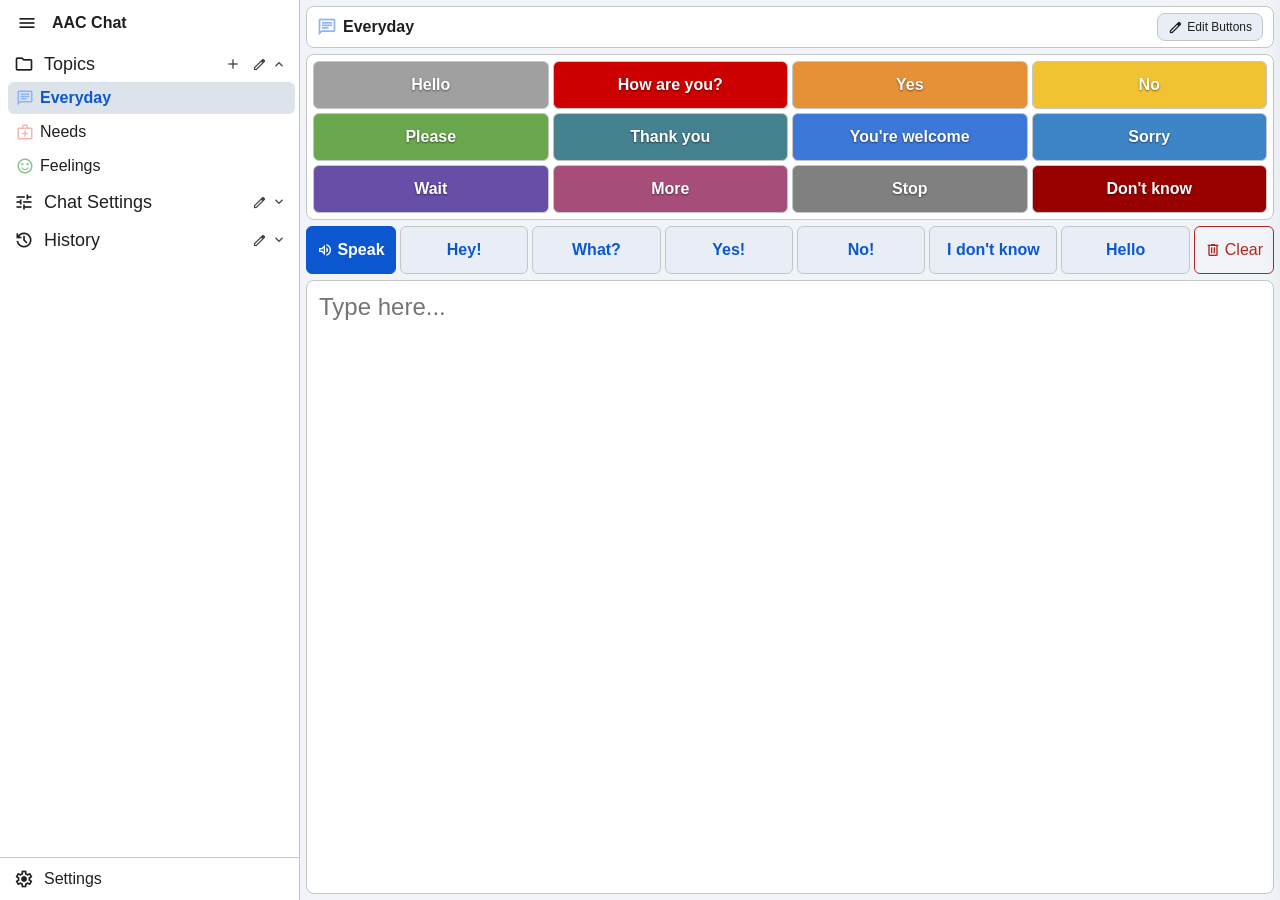
<file: Voice.html>
<!DOCTYPE html>
<html lang="en">
<head>
  <meta charset="UTF-8">
  <meta name="viewport" content="width=device-width, initial-scale=1.0">
  <title>AAC Chat</title>
  <!-- Google Material Symbols Outlined Font -->
  <link rel="stylesheet" href="https://fonts.googleapis.com/css2?family=Material+Symbols+Outlined:opsz,wght,FILL,GRAD@20..48,100..700,0..1,-50..200" />
  <style>
    :root, :root[data-theme="dark"] { --bg-main: #131314; --bg-surface: #1e1f20; --bg-surface-hover: #282a2c; --bg-surface-active: #333537; --border: #333537; --accent: #8ab4f8; --accent-hover: #aecbfa; --text: #e3e3e3; --text-secondary: #8e918f; --display-bg: #1e1f20; --key-bg: #282a2c; --key-hover: #333537; --key-active: #444746; --danger: #f2b8b5; --danger-bg: #601410; --shadow: rgba(0, 0, 0, 0.4); --icon-fill: 0; --icon-wght: 400; --icon-grad: 0; --icon-opsz: 24; color-scheme: dark; }
      :root[data-theme="light"] { --bg-main: #f0f4f9; --bg-surface: #ffffff; --bg-surface-hover: #e9eef6; --bg-surface-active: #dde3ea; --border: #c4c7c5; --accent: #0b57d0; --accent-hover: #0842a0; --text: #1f1f1f; --text-secondary: #444746; --display-bg: #ffffff; --key-bg: #e9eef6; --key-hover: #dde3ea; --key-active: #c4c7c5; --danger: #b3261e; --danger-bg: #f9dedc; --shadow: rgba(0, 0, 0, 0.15); color-scheme: light; }

    * { box-sizing: border-box; margin: 0; padding: 0; font-family: -apple-system, BlinkMacSystemFont, "Segoe UI", Roboto, Helvetica, Arial, sans-serif; }

    ::-webkit-scrollbar { width: 4px; height: 4px; }
    ::-webkit-scrollbar-track { background: transparent; }
    ::-webkit-scrollbar-thumb { background: var(--border); border-radius: 2px; }
      ::-webkit-scrollbar-thumb:hover { background: var(--text-secondary); }

    body { background-color: var(--bg-main); color: var(--text); display: flex; height: 100vh; overflow: hidden; transition: background-color 0.2s ease, color 0.2s ease; }

    /* Google Material Symbols Default Styling */
    .material-symbols-outlined, .nav-icon, .topic-icon, .icon-btn, .search-icon, .toggle-arrow, .icon-studio-item, .ico { 
      font-family: 'Material Symbols Outlined' !important; font-weight: normal; font-style: normal; font-size: 20px; 
      line-height: 1; letter-spacing: normal; text-transform: none; display: inline-block; white-space: nowrap; 
      word-wrap: normal; direction: ltr; -webkit-font-feature-settings: 'liga'; -webkit-font-smoothing: antialiased; 
      font-variation-settings: 'FILL' var(--icon-fill, 0), 'wght' var(--icon-wght, 400), 'GRAD' var(--icon-grad, 0), 
        'opsz' var(--icon-opsz, 24); vertical-align: middle; flex-shrink: 0; user-select: none; }

    /* ==================== LEFT SIDEBAR (MINIMALIST) ==================== */
    .sidebar { width: 300px; background-color: var(--bg-surface); border-right: 1px solid var(--border); display: flex; 
               flex-direction: column; transition: width 0.3s cubic-bezier(0.4, 0, 0.2, 1); z-index: 100; flex-shrink: 0; 
               user-select: none; position: relative; height: 100vh; overflow: hidden; }
      .sidebar.collapsed { width: 48px; }

    .sidebar-header { display: flex; align-items: center; padding: 6px 10px; gap: 8px; min-height: 44px; flex-shrink: 0; }
    .icon-btn { background: none; border: none; color: var(--text); cursor: pointer; width: 34px; height: 34px; border-radius: 6px; display: flex; align-items: center; justify-content: center; transition: background-color 0.2s; }
      .icon-btn:hover { background-color: var(--bg-surface-hover); }

    .logo-text { font-size: 16px; font-weight: 600; color: var(--text); white-space: nowrap; overflow: hidden; opacity: 1; transition: opacity 0.2s; }
    .sidebar.collapsed .logo-text { opacity: 0; pointer-events: none; }

    .sidebar-nav { flex: 1; overflow-y: auto; overflow-x: hidden; padding: 0 4px; display: flex; flex-direction: column; gap: 2px; }

    .accordion-section { display: flex; flex-direction: column; flex-shrink: 0; transition: all 0.2s; }
    #section-history.open { flex: 1; min-height: 0; }

    .nav-accordion-header { display: flex; align-items: center; justify-content: space-between; padding: 6px 8px; border-radius: 8px; cursor: pointer; color: var(--text); font-size: 18px; font-weight: 500; transition: all 0.2s; white-space: nowrap; min-height: 34px; flex-shrink: 0; }
      .nav-accordion-header:hover { background-color: var(--bg-surface-hover); }
    .nav-left-content { display: flex; align-items: center; gap: 8px; overflow: hidden; flex: 1; }
    .nav-icon { font-size: 20px; width: 24px; text-align: center; }
    .nav-label { flex: 1; overflow: hidden; text-overflow: ellipsis; opacity: 1; transition: opacity 0.2s; }
    .sidebar.collapsed .nav-label { opacity: 0; pointer-events: none; }

    .nav-actions { display: flex; align-items: center; gap: 2px; }
    .nav-action-btn { background: none; border: none; color: var(--text-secondary); cursor: pointer; padding: 2px; border-radius: 4px; transition: color 0.2s, background 0.2s; display: flex; align-items: center; justify-content: center; width: 24px; height: 24px; }
      .nav-action-btn:hover { background-color: var(--bg-surface-active); color: var(--text); }
    .sidebar.collapsed .nav-actions { display: none; }

    .toggle-arrow { font-size: 16px; color: var(--text-secondary); transition: transform 0.2s; }
    .accordion-section.open .toggle-arrow { transform: rotate(180deg); }
    .sidebar.collapsed .toggle-arrow { display: none; }

    /* Requirement 1: Padded on the left by only 4px and have no other padding */
    .accordion-content { display: none; flex-direction: column; gap: 2px; padding: 0 0 0 4px; margin: 0; border: none; overflow: hidden; }
    .accordion-section.open .accordion-content { display: flex; }
    .sidebar.collapsed .accordion-content { display: none !important; }
    #section-history.open .accordion-content { flex: 1; min-height: 0; gap: 0; }

    /* Topic Items */
    .topic-item { display: flex; align-items: center; gap: 8px; padding: 4px 8px; border-radius: 6px; cursor: pointer; font-size: 16px; color: var(--text); transition: background 0.2s; min-height: 28px; justify-content: space-between; }
      .topic-item:hover { background-color: var(--bg-surface-hover); }
      .topic-item.active { background-color: var(--bg-surface-active); color: var(--accent); font-weight: 600; }
    .topic-icon { font-size: 18px; width: 18px; text-align: center; }
    .topic-actions { display: flex; opacity: 0; transition: opacity 0.2s; }
    .topic-item:hover .topic-actions { opacity: 1; }

    /* Embedded Settings Controls */
    .sidebar-setting-group { display: flex; flex-direction: column; gap: 4px; padding: 2px 4px; }
      .sidebar-setting-group label { font-size: 14px; color: var(--text-secondary); display: flex; justify-content: space-between; font-weight: 500; }
      .sidebar-setting-group select, .sidebar-setting-group input[type="text"] { background-color: var(--bg-main); color: var(--text); border: 1px solid var(--border); padding: 4px 6px; border-radius: 6px; font-size: 14px; outline: none; }
      .sidebar-setting-group input[type="range"] { width: 100%; accent-color: var(--accent); cursor: pointer; height: 14px; }

    .status-btn { background-color: var(--bg-main); color: var(--text); border: 1px solid var(--border); padding: 4px 6px; border-radius: 6px; font-size: 14px; cursor: pointer; text-align: left; transition: all 0.2s; display: flex; justify-content: space-between; align-items: center; width: 100%; }
      .status-btn:hover { border-color: var(--accent); }
      .status-btn.missing { border-color: var(--danger); color: var(--danger); }
      .status-btn.saved { border-color: #81c784; color: #81c784; }

    .font-controls { display: flex; gap: 4px; align-items: center; }
    .font-btn { flex: 1; background-color: var(--key-bg); border: 1px solid var(--border); color: var(--text); padding: 4px; border-radius: 4px; cursor: pointer; font-weight: bold; font-size: 14px; text-align: center; }
      .font-btn:hover { background-color: var(--key-hover); }

    /* Requirement 2: History list zero gap top/bottom and expand to fill window */
    .history-search-box { position: relative; padding: 0 0 2px 0; margin: 0; flex-shrink: 0; }
      .history-search-box input { width: 100%; background-color: var(--bg-main); color: var(--text); border: 1px solid var(--border); padding: 4px 20px 4px 24px; border-radius: 6px; font-size: 14px; outline: none; }
      .history-search-box .search-icon { position: absolute; left: 6px; top: 50%; transform: translateY(-50%); font-size: 14px; color: var(--text-secondary); }
    .history-list { flex: 1; overflow-y: auto; display: flex; flex-direction: column; gap: 2px; padding: 0; margin: 0; max-height: none !important; }
    .history-item { background-color: var(--bg-main); border: 1px solid var(--border); border-radius: 6px; padding: 4px 6px; font-size: 14px; display: flex; flex-direction: column; gap: 4px; flex-shrink: 0; }
    .history-item-header { display: flex; justify-content: space-between; align-items: flex-start; gap: 4px; }
    .history-item-text { font-weight: 500; cursor: pointer; word-break: break-word; flex: 1; }
    .history-item-meta { font-size: 11px; color: var(--text-secondary); white-space: nowrap; }
    .history-actions { display: flex; gap: 2px; }
    .history-btn { flex: 1; background: var(--key-bg); border: 1px solid var(--border); color: var(--text); padding: 2px; border-radius: 4px; font-size: 14px; cursor: pointer; text-align: center; display: flex; align-items: center; justify-content: center; gap: 2px; }
      .history-btn:hover { background: var(--key-hover); }
      .history-btn.restore { color: var(--accent); border-color: var(--accent); }

    .clear-history-btn { background: transparent; border: 1px solid var(--danger); color: var(--danger); padding: 4px; border-radius: 6px; font-size: 14px; cursor: pointer; margin: 2px 0 0 0; text-align: center; flex-shrink: 0; }
      .clear-history-btn:hover { background: var(--danger-bg); }

    /* Footer & Context Popup */
    .sidebar-footer { padding: 4px; border-top: 1px solid var(--border); position: relative; flex-shrink: 0; }
    .gemini-settings-btn { display: flex; align-items: center; justify-content: space-between; padding: 6px 8px; border-radius: 8px; cursor: pointer; color: var(--text); font-size: 16px; font-weight: 500; transition: all 0.2s; min-height: 34px; }
      .gemini-settings-btn:hover { background-color: var(--bg-surface-hover); }
    .sidebar.collapsed .gemini-settings-btn { justify-content: center; padding: 6px 0; }
      .sidebar.collapsed .gemini-settings-btn .nav-label { display: none; }

    .gemini-context-popup { position: absolute; bottom: 44px; left: 4px; width: 220px; background-color: var(--bg-surface); border: 1px solid var(--border); border-radius: 10px; box-shadow: 0 8px 24px var(--shadow); padding: 4px; display: none; flex-direction: column; gap: 2px; z-index: 500; }
      .gemini-context-popup.open { display: flex; }
    .sidebar.collapsed .gemini-context-popup { left: 56px; bottom: 4px; width: 200px; }

    .popup-menu-item { display: flex; align-items: center; gap: 8px; padding: 6px 8px; border-radius: 6px; cursor: pointer; font-size: 12px; color: var(--text); transition: background 0.2s; }
      .popup-menu-item:hover { background-color: var(--bg-surface-hover); }
    .popup-divider { height: 1px; background-color: var(--border); margin: 2px 0; }

    /* ==================== MAIN WORKSPACE (MINIMALIST) ==================== */
    .app-main { flex: 1; min-width: 0; min-height: 0; display: flex; flex-direction: column; gap: 6px; padding: 6px; overflow: hidden; height: 100%; }

    .workspace-header { display: flex; justify-content: space-between; align-items: center; background-color: var(--bg-surface); padding: 6px 10px; border-radius: 8px; border: 1px solid var(--border); min-height: 40px; flex-shrink: 0; gap: 8px; flex-wrap: wrap; }
    .topic-title-area { display: flex; align-items: center; gap: 6px; }
    .active-topic-icon { font-size: 20px; }
    .active-topic-name { font-size: 16px; font-weight: 600; }

    .workspace-actions { display: flex; align-items: center; gap: 6px; flex-wrap: wrap; }
    .tool-btn { background-color: var(--key-bg); border: 1px solid var(--border); color: var(--text); padding: 4px 10px; border-radius: 8px; cursor: pointer; font-size: 12px; font-weight: 500; display: flex; align-items: center; gap: 4px; transition: all 0.2s; white-space: nowrap; height: 28px; }
      .tool-btn:hover { background-color: var(--key-hover); border-color: var(--text-secondary); }
      .tool-btn.primary { background-color: var(--accent); color: #fff; border-color: var(--accent); }
        .tool-btn.primary:hover { background-color: var(--accent-hover); }

    .edit-mode-controls { display: none; align-items: center; gap: 6px; flex-wrap: wrap; }
      .edit-mode-controls.open { display: flex; }

    .header-stepper-group { display: flex; align-items: center; gap: 4px; font-size: 14px; color: var(--text-secondary); background: var(--bg-main); padding: 2px 6px; border-radius: 6px; border: 1px solid var(--border); height: 28px; }
    .num-control-wrapper { display: flex; align-items: center; gap: 2px; }
    .num-control-btn { background: var(--key-bg); border: none; color: var(--text); width: 18px; height: 18px; border-radius: 4px; font-weight: bold; cursor: pointer; display: flex; align-items: center; justify-content: center; }
      .num-control-btn:hover { background: var(--key-hover); }
    .num-control-val { font-weight: 600; color: var(--text); min-width: 14px; text-align: center; font-size: 14px; }

    /* Text Area & Audio Bar */
    .textarea-wrapper { flex: 1; display: flex; flex-direction: column; position: relative; min-height: 100px; }
    .display-textarea { width: 100%; height: 100%; background-color: var(--bg-surface); border: 1px solid var(--border); border-radius: 8px; padding: 10px 12px; line-height: 1.3; color: var(--text); font-size: 24px; resize: none; outline: none; white-space: pre-wrap; word-break: break-word; transition: border-color 0.2s; }
      .display-textarea:focus { border-color: var(--accent); }

    .audio-actions-bar { position: absolute; bottom: 8px; right: 8px; display: none; align-items: center; gap: 6px; background-color: var(--bg-main); border: 1px solid var(--border); padding: 4px 8px; border-radius: 8px; box-shadow: 0 4px 12px var(--shadow); z-index: 20; }
      .audio-actions-bar.active { display: flex; }
    .audio-action-btn { background-color: var(--key-bg); border: 1px solid var(--border); color: var(--text); padding: 4px 8px; border-radius: 6px; cursor: pointer; font-size: 14px; font-weight: 600; transition: all 0.2s; display: flex; align-items: center; gap: 4px; }
      .audio-action-btn:hover { background-color: var(--key-hover); }
      .audio-action-btn.play { color: var(--accent); border-color: var(--accent); }

    /* Overwrite Banner */
    .overwrite-banner { position: absolute; top: 8px; left: 50%; transform: translateX(-50%); background-color: var(--accent); color: #fff; padding: 6px 12px; border-radius: 8px; font-size: 14px; font-weight: 600; display: none; align-items: center; gap: 8px; box-shadow: 0 4px 16px var(--shadow); z-index: 30; }
      .overwrite-banner.active { display: flex; }
    .overwrite-cancel-btn { background: rgba(0,0,0,0.2); border: none; color: #fff; padding: 2px 6px; border-radius: 4px; cursor: pointer; font-size: 12px; font-weight: bold; }

    /* Sound Button Canvas */
    .sound-canvas { flex: 0 0 auto; max-height: 48vh; background-color: var(--bg-surface); border: 1px solid var(--border); border-radius: 8px; display: grid; gap: 4px; padding: 6px; overflow-y: auto; touch-action: none; transition: border-color 0.2s; position: relative; }
      .sound-canvas.edit-mode { border: 2px dashed var(--accent); }

    @keyframes wiggle {
      0% { transform: rotate(-1deg) scale(1); }
      50% { transform: rotate(1deg) scale(1); }
      100% { transform: rotate(-1deg) scale(1); }
    }

    .sound-button { position: relative; background-color: var(--key-bg); border: 1px solid var(--border); border-radius: 6px; padding: 0 6px; cursor: pointer; user-select: none; transition: all 0.15s ease; 
                    display: flex; align-items: center; justify-content: center; font-size: 16px; font-weight: 600; color: #fff; overflow: hidden; width: 100%; height: 48px; text-shadow: 0 1px 2px rgba(0,0,0,0.5); }
      .sound-button:hover { border-color: var(--accent); transform: translateY(-1px); box-shadow: 0 2px 6px var(--shadow); }
      .sound-button:active { transform: translateY(0); }
      .sound-button.edit-mode:not(.dragging) { animation: wiggle 0.25s infinite ease-in-out; cursor: grab; padding-left: 28px; }
      .sound-button.dragging { opacity: 0.8; cursor: grabbing; z-index: 50; transform: scale(1.05); box-shadow: 0 8px 20px var(--shadow); animation: none; }
      .sound-button.swap-target { border-color: #81c784; box-shadow: 0 0 0 3px rgba(129, 199, 132, 0.4); transform: scale(1.02); }
      .sound-button.overwrite-target { animation: wiggle 0.4s infinite ease-in-out; border-color: var(--accent); box-shadow: 0 0 0 2px rgba(138, 180, 248, 0.5); }

    .sound-button-label { width: 100%; text-align: center; overflow: hidden; text-overflow: ellipsis; white-space: nowrap; pointer-events: none; }
    .sound-button-edit-btn { position: absolute; left: 4px; top: 50%; transform: translateY(-50%); width: 22px; height: 22px; border: 1px solid rgba(255,255,255,0.4); border-radius: 4px; background-color: rgba(0,0,0,0.4); color: white; font-size: 12px; cursor: pointer; display: none; align-items: center; justify-content: center; z-index: 5; }
    .sound-canvas.edit-mode .sound-button .sound-button-edit-btn { display: flex; }
    .sound-button-edit-btn:hover { background-color: rgba(0,0,0,0.7); }

    /* Bottom Dock */
    .bottom-dock { display: flex; flex-direction: column; gap: 4px; flex-shrink: 0; }
    .toolbar { display: flex; gap: 4px; align-items: stretch; height: 48px; }
    .predictions-wrapper { display: flex; flex: 1; gap: 4px; overflow-x: auto; }
    .key { background-color: var(--key-bg); border: 1px solid var(--border); border-radius: 6px; color: var(--text); font-size: 16px; font-weight: 500; cursor: pointer; display: flex; align-items: center; 
           justify-content: center; gap: 4px; transition: all 0.15s; padding: 0 10px; white-space: nowrap; height: 48px; }
      .key:hover { background-color: var(--key-hover); border-color: var(--text-secondary); }
      .key:active { background-color: var(--key-active); transform: scale(0.98); }
      .key.prediction-btn { flex: 1; min-width: 64px; color: var(--accent); font-weight: 600; }
      .key.tts-btn { background-color: var(--accent); color: #fff; border-color: var(--accent); font-weight: 600; min-width: 90px; }
        .key.tts-btn:hover { background-color: var(--accent-hover); }
      .key.clear-btn { background-color: transparent; color: var(--danger); border-color: var(--danger); min-width: 70px; }
        .key.clear-btn:hover { background-color: var(--danger-bg); }

    /* ==================== MODALS & POPUPS ==================== */
    .modal-overlay { position: fixed; top: 0; left: 0; width: 100vw; height: 100vh; background: rgba(0, 0, 0, 0.6); opacity: 0; pointer-events: none; transition: opacity 0.2s ease; z-index: 2000; }
      .modal-overlay.open { opacity: 1; pointer-events: auto; }

    .modal { position: fixed; top: 50%; left: 50%; transform: translate(-50%, -50%) scale(0.95); background-color: var(--bg-surface); border: 1px solid var(--border); border-radius: 12px; padding: 16px; display: none; flex-direction: column; gap: 10px; z-index: 2001; min-width: 320px; max-width: 90vw; max-height: 85vh; overflow-y: auto; box-shadow: 0 12px 32px var(--shadow); transition: transform 0.2s ease; }
      .modal.open { display: flex; transform: translate(-50%, -50%) scale(1); }
    .modal-title { font-size: 15px; font-weight: 600; color: var(--text); }
    .modal-input { background-color: var(--bg-main); color: var(--text); border: 1px solid var(--border); padding: 6px 8px; border-radius: 6px; font-size: 13px; outline: none; width: 100%; }
      .modal-input:focus { border-color: var(--accent); }

    .modal-color-picker { display: flex; gap: 6px; flex-wrap: wrap; }
    .color-option { width: 26px; height: 26px; border: 2px solid transparent; border-radius: 50%; cursor: pointer; transition: transform 0.2s; }
      .color-option:hover { transform: scale(1.1); }
      .color-option.selected { border-color: #fff; box-shadow: 0 0 0 2px var(--accent); }

    /* Elegant Google Fonts Icon Studio */
    .icon-studio-search { position: relative; margin-bottom: 4px; }
      .icon-studio-search input { width: 100%; background: var(--bg-main); border: 1px solid var(--border); padding: 6px 8px 6px 30px; border-radius: 6px; color: var(--text); font-size: 12px; outline: none; }
      .icon-studio-search .search-ico { position: absolute; left: 8px; top: 50%; transform: translateY(-50%); color: var(--text-secondary); font-size: 16px; }

    .icon-studio-grid { display: grid; grid-template-columns: repeat(7, 1fr); gap: 4px; max-height: 200px; overflow-y: auto; padding: 6px; background: var(--bg-main); border: 1px solid var(--border); border-radius: 6px; }
    .icon-studio-item { font-size: 24px; padding: 6px; text-align: center; border-radius: 6px; cursor: pointer; border: 1px solid transparent; transition: all 0.15s; display: flex; align-items: center; justify-content: center; }
      .icon-studio-item:hover { background-color: var(--key-hover); transform: scale(1.15); }
      .icon-studio-item.selected { background-color: var(--bg-surface-active); border-color: var(--accent); transform: scale(1.1); }

    .icon-studio-controls { display: flex; justify-content: space-between; align-items: center; font-size: 11px; color: var(--text-secondary); margin-top: 2px; }
    .icon-size-btns { display: flex; gap: 2px; }
    .size-btn { background: var(--key-bg); border: 1px solid var(--border); color: var(--text); padding: 2px 6px; border-radius: 4px; cursor: pointer; font-size: 10px; }
      .size-btn.active { background: var(--accent); color: #fff; border-color: var(--accent); }

    .modal-buttons { display: flex; gap: 6px; margin-top: 4px; }
    .modal-btn { flex: 1; padding: 6px; border: none; border-radius: 6px; cursor: pointer; font-weight: 600; font-size: 12px; transition: background 0.2s; text-align: center; }
      .modal-btn.primary { background-color: var(--accent); color: #fff; }
        .modal-btn.primary:hover { background-color: var(--accent-hover); }
      .modal-btn.secondary { background-color: var(--key-bg); color: var(--text); border: 1px solid var(--border); }
        .modal-btn.secondary:hover { background-color: var(--key-hover); }
      .modal-btn.danger { background-color: transparent; color: var(--danger); border: 1px solid var(--danger); }
        .modal-btn.danger:hover { background-color: var(--danger-bg); }

    /* Voices Drawer */
    .voices-panel { position: fixed; top: 0; right: -360px; width: 340px; height: 100vh; background-color: var(--bg-surface); border-left: 1px solid var(--border); box-shadow: -8px 0 24px var(--shadow); transition: right 0.3s ease; padding: 14px; display: flex; flex-direction: column; gap: 10px; overflow-y: auto; z-index: 2500; }
      .voices-panel.open { right: 0; }
    .voice-list { display: none; flex-direction: column; gap: 2px; }
      .voice-list.active { display: flex; }
    .voice-item { display: flex; align-items: center; justify-content: space-between; padding: 8px 10px; border-radius: 6px; cursor: pointer; transition: background 0.2s; font-size: 12px; border: 1px solid transparent; }
      .voice-item:hover { background-color: var(--bg-surface-hover); }
      .voice-item.selected { background-color: var(--bg-surface-active); border-color: var(--accent); font-weight: 600; color: var(--accent); }
    .voice-preview-btn { background: var(--key-bg); border: 1px solid var(--border); color: var(--text); font-size: 10px; cursor: pointer; padding: 2px 6px; border-radius: 4px; }
  </style>
</head>
<body>

  <!-- ==================== LEFT SIDEBAR ==================== -->
  <aside class="sidebar" id="sidebar">
    <div class="sidebar-header">
      <button class="icon-btn" id="toggle-sidebar-btn" title="Toggle Sidebar">
        <span class="material-symbols-outlined">menu</span>
      </button>
      <span class="logo-text">AAC Chat</span>
    </div>

    <div class="sidebar-nav">
      <!-- 1. Topics Accordion -->
      <div class="accordion-section open" id="section-topics">
        <div class="nav-accordion-header" id="header-topics">
          <div class="nav-left-content">
            <span class="nav-icon" id="nav-icon-topics">folder</span>
            <span class="nav-label" id="nav-label-topics">Topics</span>
          </div>
          <div class="nav-actions">
            <button class="nav-action-btn" id="add-topic-sidebar-btn" title="Add New Topic">
              <span class="material-symbols-outlined" style="font-size: 16px;">add</span>
            </button>
            <button class="nav-action-btn edit-nav-meta-btn" data-nav-id="topics" title="Edit Label/Icon">
              <span class="material-symbols-outlined" style="font-size: 15px;">edit</span>
            </button>
          </div>
          <span class="toggle-arrow">expand_more</span>
        </div>
        <div class="accordion-content" id="topics-list"></div>
      </div>

      <!-- 2. Chat Settings Accordion -->
      <div class="accordion-section" id="section-chat">
        <div class="nav-accordion-header" id="header-chat">
          <div class="nav-left-content">
            <span class="nav-icon" id="nav-icon-chat">tune</span>
            <span class="nav-label" id="nav-label-chat">Chat Settings</span>
          </div>
          <div class="nav-actions">
            <button class="nav-action-btn edit-nav-meta-btn" data-nav-id="chat" title="Edit Label/Icon">
              <span class="material-symbols-outlined" style="font-size: 15px;">edit</span>
            </button>
          </div>
          <span class="toggle-arrow">expand_more</span>
        </div>
        <div class="accordion-content">
          <div class="sidebar-setting-group">
            <label>Font Size <span id="font-display">24px</span></label>
            <div class="font-controls">
              <button class="font-btn" id="font-down" type="button">A-</button>
              <button class="font-btn" id="font-up" type="button">A+</button>
            </div>
          </div>
          <div class="sidebar-setting-group" id="group-browser-voice" style="display: none;">
            <label>Browser Voice</label>
            <button class="status-btn" id="open-browser-voices" type="button">
              <span id="selected-browser-name" style="overflow:hidden; text-overflow:ellipsis; white-space:nowrap;">Select Voice...</span>
              <span class="material-symbols-outlined" style="font-size:14px;">chevron_right</span>
            </button>
          </div>
          <div id="group-eleven-settings" style="display: flex; flex-direction: column; gap: 4px;">
            <div class="sidebar-setting-group">
              <label>ElevenLabs Voice</label>
              <button class="status-btn" id="open-eleven-voices" type="button">
                <span id="selected-eleven-name" style="overflow:hidden; text-overflow:ellipsis; white-space:nowrap;">Select Voice...</span>
                <span class="material-symbols-outlined" style="font-size:14px;">chevron_right</span>
              </button>
            </div>
            <div class="sidebar-setting-group">
              <label><span>Stability</span><span id="val-stability">0.50</span></label>
              <input type="range" id="stability-slider" min="0.0" max="1.0" step="0.05" value="0.5">
            </div>
            <div class="sidebar-setting-group">
              <label><span>Similarity</span><span id="val-similarity">0.75</span></label>
              <input type="range" id="similarity-slider" min="0.0" max="1.0" step="0.05" value="0.75">
            </div>
          </div>
          <div class="sidebar-setting-group">
            <label><span>Volume Gain</span><span id="val-volume">3.0</span></label>
            <input type="range" id="volume-slider" min="1" max="5" step="0.5" value="3">
          </div>
          <div class="sidebar-setting-group">
            <label><span>Speech Speed</span><span id="val-speed">1.0</span></label>
            <input type="range" id="speed-slider" min="0.5" max="2.0" step="0.1" value="1.0">
          </div>
        </div>
      </div>

      <!-- 3. History Accordion (Expands to fill window when open) -->
      <div class="accordion-section" id="section-history">
        <div class="nav-accordion-header" id="header-history">
          <div class="nav-left-content">
            <span class="nav-icon" id="nav-icon-history">history</span>
            <span class="nav-label" id="nav-label-history">History</span>
          </div>
          <div class="nav-actions">
            <button class="nav-action-btn edit-nav-meta-btn" data-nav-id="history" title="Edit Label/Icon">
              <span class="material-symbols-outlined" style="font-size: 15px;">edit</span>
            </button>
          </div>
          <span class="toggle-arrow">expand_more</span>
        </div>
        <div class="accordion-content">
          <div class="history-search-box">
            <span class="search-icon">search</span>
            <input type="text" id="history-search-input" placeholder="Search speech history...">
          </div>
          <div class="history-list" id="audio-history"></div>
          <button class="clear-history-btn" id="clear-history-btn" type="button">Clear All History</button>
        </div>
      </div>
    </div>

    <!-- Footer with Context Popup -->
    <div class="sidebar-footer">
      <div class="gemini-settings-btn" id="footer-settings-btn" title="Settings & Theme">
        <div class="nav-left-content">
          <span class="nav-icon" id="nav-icon-settings">settings</span>
          <span class="nav-label" id="nav-label-settings">Settings</span>
        </div>
        <span class="material-symbols-outlined" style="font-size: 16px; color: var(--text-secondary);"></span>
      </div>

      <div class="gemini-context-popup" id="gemini-context-popup">
        <div class="popup-menu-item" onclick="openModal('modal-theme')">
          <span class="material-symbols-outlined" style="font-size: 16px;">palette</span><span>Theme Appearance</span>
        </div>
        <div class="popup-menu-item" onclick="openModal('modal-engine')">
          <span class="material-symbols-outlined" style="font-size: 16px;">record_voice_over</span><span>Voice Engine & API</span>
        </div>
      </div>
    </div>
  </aside>

  <!-- ==================== MAIN WORKSPACE ==================== -->
  <main class="app-main">
    <div class="workspace-header">
      <div class="topic-title-area">
        <span class="active-topic-icon material-symbols-outlined" id="header-topic-icon">chat</span>
        <span class="active-topic-name" id="header-topic-name">Default Topic</span>
      </div>

      <div class="workspace-actions">
        <button class="tool-btn" id="edit-mode-btn" type="button">
          <span class="material-symbols-outlined" style="font-size: 15px;">edit</span> Edit Buttons
        </button>

        <div class="edit-mode-controls" id="edit-mode-controls">
          <div class="header-stepper-group">
            <span>Cols:</span>
            <div class="num-control-wrapper">
              <button class="num-control-btn" type="button" onclick="stepGridDimensions(-1, 0)">-</button>
              <span class="num-control-val" id="header-cols-val">4</span>
              <button class="num-control-btn" type="button" onclick="stepGridDimensions(1, 0)">+</button>
            </div>
          </div>
          <div class="header-stepper-group">
            <span>Rows:</span>
            <div class="num-control-wrapper">
              <button class="num-control-btn" type="button" onclick="stepGridDimensions(0, -1)">-</button>
              <span class="num-control-val" id="header-rows-val">2</span>
              <button class="num-control-btn" type="button" onclick="stepGridDimensions(0, 1)">+</button>
            </div>
          </div>
          <button class="tool-btn primary" id="save-edit-btn" type="button">Save</button>
          <button class="tool-btn" id="cancel-edit-btn" type="button">Cancel</button>
        </div>
      </div>
    </div>

    <!-- Overwrite Mode Banner -->
    <div class="overwrite-banner" id="overwrite-banner">
      <span class="material-symbols-outlined" style="font-size: 16px;">touch_app</span>
      <span>Click any button on the grid below to overwrite its audio & label!</span>
      <button class="overwrite-cancel-btn" id="cancel-overwrite-btn" type="button">Cancel</button>
    </div>

    <!-- Sound Button Canvas -->
    <div class="sound-canvas" id="sound-canvas"></div>

    <!-- Bottom Dock: Predictions & Toolbar -->
    <div class="bottom-dock">
      <div class="toolbar" id="toolbar">
        <button class="key tts-btn" id="speak-btn" type="button">
          <span class="material-symbols-outlined" style="font-size: 16px;">volume_up</span> Speak
        </button>
        <div class="predictions-wrapper">
          <button class="key prediction-btn" type="button"></button>
          <button class="key prediction-btn" type="button"></button>
          <button class="key prediction-btn" type="button"></button>
          <button class="key prediction-btn" type="button"></button>
          <button class="key prediction-btn" type="button"></button>
          <button class="key prediction-btn" type="button"></button>
        </div>
        <button class="key clear-btn" id="clear-btn" type="button">
          <span class="material-symbols-outlined" style="font-size: 16px;">delete</span> Clear
        </button>
      </div>
    </div>

    <!-- Text Area Wrapper -->
    <div class="textarea-wrapper">
      <textarea class="display-textarea" id="display-input" spellcheck="true" autocomplete="off" autocapitalize="sentences" placeholder="Type here..."></textarea>

      <div class="audio-actions-bar" id="generated-audio-actions">
        <button class="audio-action-btn play" id="ta-replay-btn" type="button">
          <span class="material-symbols-outlined" style="font-size: 14px;">play_arrow</span> Replay Audio
        </button>
        <button class="audio-action-btn" id="ta-assign-btn" type="button">
          <span class="material-symbols-outlined" style="font-size: 14px;">push_pin</span> Assign to Button
        </button>
      </div>
    </div>
  </main>

  <!-- ==================== MODALS & POPUPS ==================== -->
  <div class="modal-overlay" id="modal-overlay"></div>

  <!-- Theme Modal -->
  <div class="modal" id="modal-theme">
    <div class="modal-title">Appearance Theme</div>
    <div style="display: flex; gap: 6px;">
      <button class="modal-btn secondary" onclick="applyTheme('light'); closeModals();"><span class="material-symbols-outlined" style="font-size:14px; margin-right:4px;">light_mode</span>Light</button>
      <button class="modal-btn secondary" onclick="applyTheme('dark'); closeModals();"><span class="material-symbols-outlined" style="font-size:14px; margin-right:4px;">dark_mode</span>Dark</button>
      <button class="modal-btn secondary" onclick="applyTheme('system'); closeModals();"><span class="material-symbols-outlined" style="font-size:14px; margin-right:4px;">computer</span>System</button>
    </div>
    <div class="modal-buttons"><button class="modal-btn secondary" onclick="closeModals()">Close</button></div>
  </div>

  <!-- Voice Engine Modal -->
  <div class="modal" id="modal-engine">
    <div class="modal-title">Voice Engine & API Key</div>
    <div class="sidebar-setting-group">
      <label>Voice Engine Model</label>
      <select id="model-select">
        <option value="eleven_v3">Eleven v3</option>
        <option value="eleven_multilingual_v2">Eleven Multilingual v2</option>
        <option value="eleven_flash_v2">Eleven Flash v2</option>
        <option value="browser_tts">Local Browser (Utterance)</option>
      </select>
    </div>
    <div class="sidebar-setting-group">
      <label>ElevenLabs API Key</label>
      <button id="api-key-btn" class="status-btn missing" type="button">Show/Edit API Key</button>
    </div>
    <div class="modal-buttons"><button class="modal-btn primary" onclick="closeModals()">Done</button></div>
  </div>

  <!-- Assign Choice Modal -->
  <div class="modal" id="modal-assign-choice">
    <div class="modal-title">Assign Speech Audio</div>
    <p style="font-size: 12px; color: var(--text-secondary); line-height: 1.4;">Would you like to create a brand new button on this topic, or overwrite an existing button on the grid?</p>
    <div style="display: flex; flex-direction: column; gap: 6px; margin-top: 4px;">
      <button class="status-btn" style="padding: 10px; font-weight: 600; color: var(--accent); border-color: var(--accent);" id="choice-create-new-btn"><span class="material-symbols-outlined" style="font-size:16px;">workspace_premium</span> Create New Button</button>
      <button class="status-btn" style="padding: 10px; font-weight: 600;" id="choice-overwrite-btn"><span class="material-symbols-outlined" style="font-size:16px;">refresh</span> Overwrite Existing Button</button>
    </div>
    <div class="modal-buttons"><button class="modal-btn secondary" onclick="closeModals()">Cancel</button></div>
  </div>

  <!-- Edit Side Panel Nav Item Modal -->
  <div class="modal" id="nav-edit-modal">
    <div class="modal-title">Edit Menu Item</div>
    <div class="sidebar-setting-group">
      <label>Label Name</label>
      <input type="text" id="nav-name-input" class="modal-input" maxlength="25">
    </div>
    <div class="sidebar-setting-group">
      <label>Material Symbol Icon</label>
      <input type="text" id="nav-icon-input" class="modal-input" maxlength="24" style="margin-bottom: 4px;">
      <button class="status-btn" onclick="openIconStudio('nav-icon-input')" style="justify-content: center;"><span class="material-symbols-outlined" style="font-size:14px; margin-right:4px;">search</span> Open Icon Studio Picker...</button>
    </div>
    <div class="modal-buttons">
      <button class="modal-btn primary" id="save-nav-edit-btn" type="button">Save</button>
      <button class="modal-btn secondary" onclick="closeModals()" type="button">Cancel</button>
    </div>
  </div>

  <!-- Edit Topic Meta Modal -->
  <div class="modal" id="topic-edit-modal">
    <div class="modal-title">Edit Topic Settings</div>
    <div class="sidebar-setting-group">
      <label>Topic Name</label>
      <input type="text" id="topic-name-input" class="modal-input" placeholder="Topic name" maxlength="30">
    </div>
    <div class="sidebar-setting-group">
      <label>Material Symbol Icon</label>
      <input type="text" id="topic-icon-input" class="modal-input" maxlength="24" style="margin-bottom: 4px;">
      <button class="status-btn" onclick="openIconStudio('topic-icon-input')" style="justify-content: center;"><span class="material-symbols-outlined" style="font-size:14px; margin-right:4px;">search</span> Open Icon Studio Picker...</button>
    </div>
    <div class="sidebar-setting-group">
      <label>Color Accent</label>
      <div class="modal-color-picker" id="topic-color-picker"></div>
    </div>
    <div class="modal-buttons">
      <button class="modal-btn danger" id="delete-topic-btn" type="button">Delete Topic</button>
      <button class="modal-btn primary" id="save-topic-meta-btn" type="button">Save</button>
      <button class="modal-btn secondary" onclick="closeModals()" type="button">Cancel</button>
    </div>
  </div>

  <!-- Edit Sound Button Modal -->
  <div class="modal" id="button-edit-modal">
    <div class="modal-title">Edit Sound Button</div>
    <div class="sidebar-setting-group">
      <label>Label</label>
      <input type="text" id="button-label-input" class="modal-input" placeholder="Button label" maxlength="30">
    </div>
    <div class="sidebar-setting-group">
      <label>Color</label>
      <div class="modal-color-picker" id="button-color-picker"></div>
    </div>
    <div class="modal-buttons">
      <button class="modal-btn danger" id="delete-button-edit" type="button">Delete</button>
      <button class="modal-btn primary" id="save-button-edit" type="button">Save</button>
      <button class="modal-btn secondary" onclick="closeModals()" type="button">Cancel</button>
    </div>
  </div>

  <!-- Google Fonts Icon Studio Modal (Full Customization & Material Symbols) -->
  <div class="modal" id="icon-studio-modal" style="min-width: 440px; max-width: 580px;">
    <div class="modal-title">Google Fonts Icon Studio</div>
    <div class="icon-studio-search">
      <span class="search-ico material-symbols-outlined">search</span>
      <input type="text" id="icon-search-input" placeholder="Search Material Symbols (e.g., chat, home, favorite, medical)...">
    </div>

    <!-- Live Google Fonts Customization Controls -->
    <div style="display: grid; grid-template-columns: repeat(2, 1fr); gap: 6px; background: var(--bg-main); padding: 6px; border-radius: 6px; border: 1px solid var(--border); font-size: 11px; color: var(--text-secondary);">
      <div style="display: flex; justify-content: space-between; align-items: center;">
        <span>Fill (FILL)</span>
        <button class="size-btn" id="studio-fill-btn" type="button">Outlined (0)</button>
      </div>
      <div style="display: flex; justify-content: space-between; align-items: center;">
        <span>Weight (<span id="studio-val-wght">400</span>)</span>
        <input type="range" id="studio-wght-slider" min="100" max="700" step="100" value="400" style="width: 70px;">
      </div>
      <div style="display: flex; justify-content: space-between; align-items: center;">
        <span>Grade (<span id="studio-val-grad">0</span>)</span>
        <input type="range" id="studio-grad-slider" min="-50" max="200" step="50" value="0" style="width: 70px;">
      </div>
      <div style="display: flex; justify-content: space-between; align-items: center;">
        <span>Optical Size (<span id="studio-val-opsz">24</span>)</span>
        <input type="range" id="studio-opsz-slider" min="20" max="48" step="4" value="24" style="width: 70px;">
      </div>
    </div>

    <div class="icon-studio-grid" id="icon-studio-grid"></div>
    <div class="icon-studio-controls">
      <div class="icon-size-btns">
        <span>Size Preview:</span>
        <button class="size-btn" onclick="setStudioIconSize(18, this)">18px</button>
        <button class="size-btn active" onclick="setStudioIconSize(24, this)">24px</button>
        <button class="size-btn" onclick="setStudioIconSize(32, this)">32px</button>
        <button class="size-btn" onclick="setStudioIconSize(40, this)">40px</button>
      </div>
      <span id="icon-studio-status">Select an icon</span>
    </div>
    <div class="modal-buttons">
      <button class="modal-btn primary" id="confirm-icon-studio-btn" type="button">Select & Apply Style</button>
      <button class="modal-btn secondary" onclick="closeIconStudio(false)" type="button">Cancel</button>
    </div>
  </div>

  <!-- Voices Panel -->
  <div class="voices-panel" id="voices-panel">
    <div style="display: flex; justify-content: space-between; align-items: center; border-bottom: 1px solid var(--border); padding-bottom: 8px;">
      <h2 style="font-size: 14px;">Select Voice</h2>
      <button class="icon-btn" onclick="document.getElementById('voices-panel').classList.remove('open')" type="button">
        <span class="material-symbols-outlined">close</span>
      </button>
    </div>
    <div id="voice-list-browser" class="voice-list"></div>
    <div id="voice-list-eleven" class="voice-list"></div>
  </div>

  <script>
    // ==================== STATE & CONFIG ====================
    const COLOR_PALETTE = ["#3f3f4e", "#2e7d32", "#d32f2f", "#1976d2", "#f57c00", "#c2185b", "#512da8", "#00838f", "#4a90e2", "#8e24aa"];
    const DEFAULT_GRID_COLS = 4;
    const DEFAULT_GRID_ROWS = 2;
    const defaultStarters = ["Hey!", "What?", "Yes!", "No!", "I don't know", "Hello"];
    const previewText = "This is a voice preview.";

    // Emoji to Google Material Symbols automatic migration map
    const EMOJI_TO_SYMBOL = {
      "📁": "folder", "💬": "chat", "🕒": "history", "⚙️": "settings", "☰": "menu", "▼": "expand_more",
      "❯": "chevron_right", "🔍": "search", "🎨": "palette", "🗣️": "record_voice_over", "✎": "edit",
      "👉": "touch_app", "🔊": "volume_up", "▶": "play_arrow", "📌": "push_pin", "🗑️": "delete",
      "🗑": "delete", "☀️": "light_mode", "🌙": "dark_mode", "💻": "computer",
      "🔄": "refresh", "⏳": "hourglass_empty", "↩": "undo", "⭐": "star", "🏠": "home",
      "🍔": "restaurant", "🍕": "local_pizza", "☕": "local_cafe", "🚗": "directions_car",
      "✈️": "flight", "🎮": "sports_esports", "🩺": "medical_services", "💊": "medication",
      "🛒": "shopping_cart", "🎵": "music_note", "💡": "lightbulb", "🐾": "pets", "📞": "call",
      "❤️": "favorite", "😊": "sentiment_satisfied", "😢": "sentiment_dissatisfied",
      "😡": "sentiment_very_dissatisfied", "😴": "bed", "❗": "priority_high", "❓": "help",
      "🔥": "local_fire_department", "🌟": "workspace_premium", "🎉": "celebration", "👀": "visibility",
      "👂": "hearing", "🧠": "psychology", "⚡": "bolt", "🏆": "trophy", "📝": "edit", "🔑": "key",
      "🚶": "directions_walk", "🏃": "directions_run", "✋": "back_hand", "👍": "thumb_up", "👎": "thumb_down"
    };

    // Comprehensive Google Material Symbols database
    const ICON_DATABASE = [
      { ico: "chat", name: "chat message talk speech bubble communication" },
      { ico: "folder", name: "folder topic category directory storage" },
      { ico: "history", name: "time clock history watch schedule recent" },
      { ico: "settings", name: "settings gear cog preferences options" },
      { ico: "volume_up", name: "speaker audio sound volume play music" },
      { ico: "home", name: "home house building living residence" },
      { ico: "star", name: "star favorite rating important badge" },
      { ico: "restaurant", name: "food burger eat dining restaurant meal" },
      { ico: "local_pizza", name: "pizza slice Italian food dinner" },
      { ico: "local_cafe", name: "coffee tea drink cup beverage morning" },
      { ico: "directions_car", name: "car vehicle travel drive transport automobile" },
      { ico: "flight", name: "airplane flight travel vacation fly" },
      { ico: "sports_esports", name: "game play controller fun hobby entertainment" },
      { ico: "medical_services", name: "doctor medical hospital stethoscope health illness" },
      { ico: "medication", name: "pill medicine drug prescription pharmacy health" },
      { ico: "shopping_cart", name: "shopping cart store groceries market buy" },
      { ico: "music_note", name: "music note song audio melody rhythm" },
      { ico: "lightbulb", name: "idea lightbulb bright thought electricity" },
      { ico: "pets", name: "pets dog cat animal paw footprint" },
      { ico: "call", name: "phone call contact telephone dial" },
      { ico: "favorite", name: "heart love like care feeling emotion" },
      { ico: "sentiment_satisfied", name: "happy smile face joy glad emotion good" },
      { ico: "sentiment_dissatisfied", name: "sad cry tears upset unhappy feeling" },
      { ico: "sentiment_very_dissatisfied", name: "angry mad rage furious emotion upset" },
      { ico: "bed", name: "sleep tired nap rest bed exhausted" },
      { ico: "priority_high", name: "exclamation alert attention warning important" },
      { ico: "help", name: "question ask help query doubt what" },
      { ico: "local_fire_department", name: "fire hot burn amazing urgent trend" },
      { ico: "workspace_premium", name: "glowing star bright excellent winner" },
      { ico: "celebration", name: "party celebration congrats birthday festive" },
      { ico: "visibility", name: "eyes look see watch observe vision" },
      { ico: "hearing", name: "ear listen hear sound deaf auditory" },
      { ico: "psychology", name: "brain mind think psychology intelligence idea" },
      { ico: "bolt", name: "lightning fast power energy electric speed" },
      { ico: "trophy", name: "trophy win award achievement success goal" },
      { ico: "edit", name: "note write pencil text edit document" },
      { ico: "push_pin", name: "pin tack location assign fix remember" },
      { ico: "delete", name: "trash garbage delete remove dispose clear" },
      { ico: "key", name: "key lock password access security safe" },
      { ico: "directions_walk", name: "walk pedestrian go step move exercise" },
      { ico: "directions_run", name: "run sprint fast hurry athlete jogging" },
      { ico: "back_hand", name: "hand stop wait highfive palm gesture" },
      { ico: "thumb_up", name: "thumbs up yes approve like good okay" },
      { ico: "thumb_down", name: "thumbs down no disapprove bad reject" },
      { ico: "work", name: "job business briefcase employment career" },
      { ico: "school", name: "education university college learning graduation" },
      { ico: "family_restroom", name: "family parents kids children people" },
      { ico: "water_drop", name: "water rain drink wash clean eco" },
      { ico: "sunny", name: "sun weather clear hot daytime" },
      { ico: "nightlight", name: "moon night dark sleeping evening" },
      { ico: "palette", name: "color art theme design paint" },
      { ico: "mic", name: "microphone voice record speech audio" },
      { ico: "translate", name: "language translate bilingual international" }
    ];

    // DOM Elements
    const sidebar = document.getElementById("sidebar");
    const displayInput = document.getElementById("display-input");
    const predBtns = document.querySelectorAll(".prediction-btn");
    const soundCanvas = document.getElementById("sound-canvas");
    const editModeBtn = document.getElementById("edit-mode-btn");
    const editModeControls = document.getElementById("edit-mode-controls");
    const modalOverlay = document.getElementById("modal-overlay");
    const speakBtn = document.getElementById("speak-btn");
    const audioActionsBar = document.getElementById("generated-audio-actions");

    // Sliders & Controls
    const modelSelect = document.getElementById("model-select");
    const volumeSlider = document.getElementById("volume-slider");
    const speedSlider = document.getElementById("speed-slider");
    const stabilitySlider = document.getElementById("stability-slider");
    const similaritySlider = document.getElementById("similarity-slider");
    const valVolume = document.getElementById("val-volume");
    const valSpeed = document.getElementById("val-speed");
    const valStability = document.getElementById("val-stability");
    const valSimilarity = document.getElementById("val-similarity");
    const fontDisplay = document.getElementById("font-display");

    // State Variables
    let predTimeout;
    let activeBrowserVoiceIndex = localStorage.getItem("aac_browser_voice_index") || "";
    let activeElevenVoiceId = localStorage.getItem("elevenlabs_voice") || "";
    let currentFontSize = parseInt(localStorage.getItem("aac_font_size"), 10) || 24;
    let currentTheme = localStorage.getItem("aac_theme") || "system";

    // Google Fonts Customization State
    let iconFill = parseInt(localStorage.getItem("aac_icon_fill"), 10) || 0;
    let iconWght = parseInt(localStorage.getItem("aac_icon_wght"), 10) || 400;
    let iconGrad = parseInt(localStorage.getItem("aac_icon_grad"), 10) || 0;
    let iconOpsz = parseInt(localStorage.getItem("aac_icon_opsz"), 10) || 24;
    let initialIconStyles = {};

    function applyGlobalIconStyles() {
      document.documentElement.style.setProperty("--icon-fill", iconFill);
      document.documentElement.style.setProperty("--icon-wght", iconWght);
      document.documentElement.style.setProperty("--icon-grad", iconGrad);
      document.documentElement.style.setProperty("--icon-opsz", iconOpsz);

      const fillBtn = document.getElementById("studio-fill-btn");
      if (fillBtn) fillBtn.textContent = iconFill ? "Filled (1)" : "Outlined (0)";
      document.getElementById("studio-wght-slider").value = iconWght;
      document.getElementById("studio-val-wght").textContent = iconWght;
      document.getElementById("studio-grad-slider").value = iconGrad;
      document.getElementById("studio-val-grad").textContent = iconGrad;
      document.getElementById("studio-opsz-slider").value = iconOpsz;
      document.getElementById("studio-val-opsz").textContent = iconOpsz;
    }

    let rawNavMeta = JSON.parse(localStorage.getItem("aac_nav_meta")) || {
      topics: { label: "Topics", icon: "folder" },
      chat: { label: "Chat Settings", icon: "tune" },
      history: { label: "History", icon: "history" },
      settings: { label: "Settings", icon: "settings" }
    };
    let navMeta = {};
    Object.keys(rawNavMeta).forEach(k => {
      navMeta[k] = { label: rawNavMeta[k].label, icon: EMOJI_TO_SYMBOL[rawNavMeta[k].icon] || rawNavMeta[k].icon };
    });
    let editingNavId = null;

    let tabs = normalizeTabs(JSON.parse(localStorage.getItem("aac_tabs")) || [{ id: "default", name: "General Chat", icon: "chat", color: "#8ab4f8", buttons: [], gridCols: DEFAULT_GRID_COLS, gridRows: DEFAULT_GRID_ROWS }]);
    let activeTabId = localStorage.getItem("aac_active_tab") || tabs[0].id;
    if (!tabs.find(t => t.id === activeTabId)) activeTabId = tabs[0].id;

    let audioHistory = JSON.parse(localStorage.getItem("aac_history")) || [];
    let isEditMode = false;
    let isOverwriteMode = false;
    let editSnapshot = null;
    let draggingButton = null;
    let editingButtonId = null;
    let editingTopicId = null;
    let targetStudioInputId = null;
    let selectedStudioIcon = null;
    let lastGeneratedAudio = null;

    // ==================== UTILITY FUNCTIONS ====================
    function generateId() { return Math.random().toString(36).substr(2, 9); }
    function clamp(val, min, max) { return Math.max(min, Math.min(max, val)); }

    function normalizeButton(btn, index = 0) {
      const col = Number.isFinite(btn.col) ? btn.col : (Number.isFinite(btn.x) ? Math.max(0, Math.floor(btn.x / 100)) : (index % DEFAULT_GRID_COLS));
      const row = Number.isFinite(btn.row) ? btn.row : (Number.isFinite(btn.y) ? Math.max(0, Math.floor(btn.y / 80)) : Math.floor(index / DEFAULT_GRID_COLS));
      return {
        id: btn.id || generateId(),
        label: btn.label || "Button",
        color: btn.color || COLOR_PALETTE[index % COLOR_PALETTE.length],
        audioData: btn.audioData || null,
        col, row,
        colSpan: clamp(btn.colSpan || 1, 1, 12),
        rowSpan: clamp(btn.rowSpan || 1, 1, 8)
      };
    }

    function normalizeTabs(rawTabs) {
      if (!Array.isArray(rawTabs) || rawTabs.length === 0) {
        return [{ id: "default", name: "General Chat", icon: "chat", color: "#8ab4f8", buttons: [], gridCols: DEFAULT_GRID_COLS, gridRows: DEFAULT_GRID_ROWS }];
      }
      return rawTabs.map((tab, idx) => ({
        id: tab.id || generateId(),
        name: tab.name || `Topic ${idx + 1}`,
        icon: EMOJI_TO_SYMBOL[tab.icon] || tab.icon || "folder",
        color: tab.color || COLOR_PALETTE[idx % COLOR_PALETTE.length],
        gridCols: clamp(parseInt(tab.gridCols, 10) || DEFAULT_GRID_COLS, 1, 12),
        gridRows: clamp(parseInt(tab.gridRows, 10) || DEFAULT_GRID_ROWS, 1, 8),
        buttons: Array.isArray(tab.buttons) ? tab.buttons.map((btn, bIdx) => normalizeButton(btn, bIdx)) : []
      }));
    }

    function getActiveTab() { return tabs.find(t => t.id === activeTabId); }
    function saveTabs() { localStorage.setItem("aac_tabs", JSON.stringify(tabs)); }
    function saveHistory() { localStorage.setItem("aac_history", JSON.stringify(audioHistory)); }
    function saveNavMeta() { localStorage.setItem("aac_nav_meta", JSON.stringify(navMeta)); }
    function cloneTabsState() { return JSON.parse(JSON.stringify(tabs)); }

    // ==================== THEME MANAGEMENT ====================
    function applyTheme(theme) {
      currentTheme = theme;
      localStorage.setItem("aac_theme", theme);
      if (theme === "system") {
        const isDark = window.matchMedia("(prefers-color-scheme: dark)").matches;
        document.documentElement.setAttribute("data-theme", isDark ? "dark" : "light");
      } else {
        document.documentElement.setAttribute("data-theme", theme);
      }
    }
    window.matchMedia("(prefers-color-scheme: dark)").addEventListener("change", () => { if (currentTheme === "system") applyTheme("system"); });

    // ==================== SIDEBAR & ACCORDION NAVIGATION ====================
    function applyNavMetaUI() {
      Object.keys(navMeta).forEach(key => {
        const iconEl = document.getElementById(`nav-icon-${key}`);
        const labelEl = document.getElementById(`nav-label-${key}`);
        if (iconEl) iconEl.textContent = navMeta[key].icon;
        if (labelEl) labelEl.textContent = navMeta[key].label;
      });
    }

    document.getElementById("toggle-sidebar-btn").addEventListener("click", () => {
      sidebar.classList.toggle("collapsed");
      document.getElementById("gemini-context-popup").classList.remove("open");
    });

    ["topics", "chat", "history"].forEach(key => {
      document.getElementById(`header-${key}`).addEventListener("click", (e) => {
        if (e.target.closest(".nav-action-btn")) return;
        if (sidebar.classList.contains("collapsed")) sidebar.classList.remove("collapsed");
        const section = document.getElementById(`section-${key}`);
        section.classList.toggle("open");
        if (key === "history" && section.classList.contains("open")) renderHistory();
      });
    });

    document.getElementById("footer-settings-btn").addEventListener("click", (e) => {
      e.stopPropagation();
      document.getElementById("gemini-context-popup").classList.toggle("open");
    });
    document.addEventListener("click", (e) => {
      if (!e.target.closest(".sidebar-footer")) document.getElementById("gemini-context-popup").classList.remove("open");
    });

    document.querySelectorAll(".edit-nav-meta-btn").forEach(btn => {
      btn.addEventListener("click", (e) => {
        e.stopPropagation();
        openNavEditModal(btn.dataset.navId);
      });
    });

    function openNavEditModal(navId) {
      if (!navMeta[navId]) return;
      editingNavId = navId;
      document.getElementById("nav-name-input").value = navMeta[navId].label;
      document.getElementById("nav-icon-input").value = navMeta[navId].icon;
      openModal("nav-edit-modal");
    }

    document.getElementById("save-nav-edit-btn").addEventListener("click", () => {
      if (!editingNavId) return;
      navMeta[editingNavId].label = document.getElementById("nav-name-input").value.trim() || navMeta[editingNavId].label;
      const rawIco = document.getElementById("nav-icon-input").value.trim();
      navMeta[editingNavId].icon = EMOJI_TO_SYMBOL[rawIco] || rawIco || navMeta[editingNavId].icon;
      saveNavMeta(); applyNavMetaUI(); closeModals();
    });

    // ==================== GOOGLE FONTS ICON STUDIO ====================
    function openIconStudio(targetInputId) {
      targetStudioInputId = targetInputId;
      const currentVal = document.getElementById(targetInputId)?.value || "chat";
      selectedStudioIcon = EMOJI_TO_SYMBOL[currentVal] || currentVal;

      // Store initial styles in case of cancellation
      initialIconStyles = { fill: iconFill, wght: iconWght, grad: iconGrad, opsz: iconOpsz };

      document.getElementById("icon-search-input").value = "";
      document.getElementById("icon-studio-status").textContent = `Selected: ${selectedStudioIcon}`;
      applyGlobalIconStyles();
      renderIconStudioGrid("");
      openModal("icon-studio-modal");
    }

    function closeIconStudio(save) {
      if (!save) {
        // Revert style previews if canceled
        iconFill = initialIconStyles.fill;
        iconWght = initialIconStyles.wght;
        iconGrad = initialIconStyles.grad;
        iconOpsz = initialIconStyles.opsz;
        applyGlobalIconStyles();
      }

      // Return safely to the parent modal instead of closing everything
      if (targetStudioInputId === "nav-icon-input") {
        openModal("nav-edit-modal");
      } else if (targetStudioInputId === "topic-icon-input") {
        openModal("topic-edit-modal");
      } else {
        closeModals();
      }
    }

    function renderIconStudioGrid(query) {
      const grid = document.getElementById("icon-studio-grid");
      grid.innerHTML = "";
      const q = query.toLowerCase().trim();
      const filtered = ICON_DATABASE.filter(item => item.ico.includes(q) || item.name.includes(q));

      if (filtered.length === 0) {
        grid.innerHTML = `<div style="grid-column: span 7; padding: 12px; text-align: center; color: var(--text-secondary); font-size: 11px;">No matching icons found</div>`;
        return;
      }

      filtered.forEach(item => {
        const el = document.createElement("div");
        el.className = `icon-studio-item material-symbols-outlined ${item.ico === selectedStudioIcon ? "selected" : ""}`;
        el.textContent = item.ico;
        el.title = item.name;
        el.addEventListener("click", () => {
          grid.querySelectorAll(".icon-studio-item").forEach(o => o.classList.remove("selected"));
          el.classList.add("selected");
          selectedStudioIcon = item.ico;
          document.getElementById("icon-studio-status").textContent = `Selected: ${item.ico}`;
        });
        grid.appendChild(el);
      });
    }

    document.getElementById("icon-search-input").addEventListener("input", (e) => renderIconStudioGrid(e.target.value));

    // Google Fonts Studio Live Customization Handlers
    document.getElementById("studio-fill-btn").addEventListener("click", () => {
      iconFill = iconFill ? 0 : 1;
      applyGlobalIconStyles();
    });
    document.getElementById("studio-wght-slider").addEventListener("input", (e) => {
      iconWght = parseInt(e.target.value, 10);
      applyGlobalIconStyles();
    });
    document.getElementById("studio-grad-slider").addEventListener("input", (e) => {
      iconGrad = parseInt(e.target.value, 10);
      applyGlobalIconStyles();
    });
    document.getElementById("studio-opsz-slider").addEventListener("input", (e) => {
      iconOpsz = parseInt(e.target.value, 10);
      applyGlobalIconStyles();
    });

    function setStudioIconSize(px, btnEl) {
      document.querySelectorAll(".icon-size-btns .size-btn").forEach(b => b.classList.remove("active"));
      btnEl.classList.add("active");
      document.querySelectorAll(".icon-studio-item").forEach(item => item.style.fontSize = `${px}px`);
    }

    document.getElementById("confirm-icon-studio-btn").addEventListener("click", () => {
      if (targetStudioInputId && selectedStudioIcon) {
        const input = document.getElementById(targetStudioInputId);
        if (input) input.value = selectedStudioIcon;
      }
      localStorage.setItem("aac_icon_fill", iconFill);
      localStorage.setItem("aac_icon_wght", iconWght);
      localStorage.setItem("aac_icon_grad", iconGrad);
      localStorage.setItem("aac_icon_opsz", iconOpsz);
      closeIconStudio(true);
    });

    // ==================== TOPICS NAVIGATION & METADATA ====================
    function renderTopics() {
      const listEl = document.getElementById("topics-list");
      listEl.innerHTML = "";
      tabs.forEach(topic => {
        const item = document.createElement("div");
        item.className = `topic-item ${topic.id === activeTabId ? "active" : ""}`;
        item.innerHTML = `
          <div style="display: flex; align-items: center; gap: 6px; overflow: hidden;">
            <span class="topic-icon material-symbols-outlined" style="color: ${topic.color};">${topic.icon || "folder"}</span>
            <span style="overflow: hidden; text-overflow: ellipsis; white-space: nowrap;">${topic.name}</span>
          </div>
          <div class="topic-actions">
            <button class="nav-action-btn edit-topic-btn" title="Edit Topic Settings">
              <span class="material-symbols-outlined" style="font-size: 14px;">edit</span>
            </button>
          </div>
        `;
        item.addEventListener("click", (e) => {
          if (e.target.closest(".edit-topic-btn")) { e.stopPropagation(); openTopicEditModal(topic.id); return; }
          switchTopic(topic.id);
        });
        listEl.appendChild(item);
      });
      updateWorkspaceHeader();
    }

    function switchTopic(id) {
      activeTabId = id;
      if (!isEditMode) localStorage.setItem("aac_active_tab", activeTabId);
      renderTopics(); renderSoundButtons();
    }

    function updateWorkspaceHeader() {
      const active = getActiveTab();
      if (!active) return;
      document.getElementById("header-topic-icon").textContent = active.icon || "folder";
      document.getElementById("header-topic-icon").style.color = active.color || "var(--accent)";
      document.getElementById("header-topic-name").textContent = active.name;
      document.getElementById("header-cols-val").textContent = active.gridCols;
      document.getElementById("header-rows-val").textContent = active.gridRows;
    }

    document.getElementById("add-topic-sidebar-btn").addEventListener("click", (e) => {
      e.stopPropagation();
      const name = prompt("Enter new topic name:", `Topic ${tabs.length + 1}`);
      if (name === null) return;
      const newTopic = {
        id: generateId(), name: name.trim() || "New Topic", icon: "folder",
        color: COLOR_PALETTE[tabs.length % COLOR_PALETTE.length],
        gridCols: DEFAULT_GRID_COLS, gridRows: DEFAULT_GRID_ROWS, buttons: []
      };
      tabs.push(newTopic); saveTabs(); switchTopic(newTopic.id);
    });

    function openTopicEditModal(topicId) {
      const topic = tabs.find(t => t.id === topicId);
      if (!topic) return;
      editingTopicId = topicId;
      document.getElementById("topic-name-input").value = topic.name;
      document.getElementById("topic-icon-input").value = topic.icon || "folder";

      const colorPicker = document.getElementById("topic-color-picker");
      colorPicker.innerHTML = "";
      COLOR_PALETTE.forEach(col => {
        const opt = document.createElement("div");
        opt.className = `color-option ${topic.color === col ? "selected" : ""}`;
        opt.style.backgroundColor = col;
        opt.addEventListener("click", () => {
          colorPicker.querySelectorAll(".color-option").forEach(o => o.classList.remove("selected"));
          opt.classList.add("selected");
        });
        colorPicker.appendChild(opt);
      });
      openModal("topic-edit-modal");
    }

    document.getElementById("save-topic-meta-btn").addEventListener("click", () => {
      const topic = tabs.find(t => t.id === editingTopicId);
      if (!topic) return;
      topic.name = document.getElementById("topic-name-input").value.trim() || "Untitled";
      const rawIco = document.getElementById("topic-icon-input").value.trim();
      topic.icon = EMOJI_TO_SYMBOL[rawIco] || rawIco || "folder";
      const selCol = document.querySelector("#topic-color-picker .color-option.selected");
      if (selCol) topic.color = selCol.style.backgroundColor;
      saveTabs(); renderTopics(); renderSoundButtons(); closeModals();
    });

    document.getElementById("delete-topic-btn").addEventListener("click", () => {
      if (tabs.length === 1) { alert("Cannot delete the last topic."); return; }
      if (!confirm("Are you sure you want to delete this topic and all its buttons?")) return;
      tabs = tabs.filter(t => t.id !== editingTopicId);
      if (!tabs.find(t => t.id === activeTabId)) activeTabId = tabs[0].id;
      saveTabs(); renderTopics(); renderSoundButtons(); closeModals();
    });

    function stepGridDimensions(deltaCols, deltaRows) {
      const active = getActiveTab();
      if (!active) return;
      active.gridCols = clamp(active.gridCols + deltaCols, 1, 12);
      active.gridRows = clamp(active.gridRows + deltaRows, 1, 8);
      repackSequentialGrid(active);
      updateWorkspaceHeader();
      renderSoundButtons();
    }

    // ==================== EDIT MODE & SMART WIGGLE/SWAP DRAGGING ====================
    function setEditMode(enabled) {
      isEditMode = enabled;
      if (enabled && isOverwriteMode) setOverwriteMode(false);
      editModeBtn.style.display = enabled ? "none" : "inline-flex";
      editModeControls.classList.toggle("open", enabled);
      soundCanvas.classList.toggle("edit-mode", enabled);

      if (enabled) editSnapshot = cloneTabsState();
      else editSnapshot = null;
      renderSoundButtons();
    }

    editModeBtn.addEventListener("click", () => setEditMode(true));
    document.getElementById("save-edit-btn").addEventListener("click", () => { saveTabs(); setEditMode(false); });
    document.getElementById("cancel-edit-btn").addEventListener("click", () => {
      if (editSnapshot) tabs = normalizeTabs(editSnapshot);
      setEditMode(false); renderTopics(); renderSoundButtons();
    });

    function renderSoundButtons() {
      const activeTab = getActiveTab();
      if (!activeTab) return;
      soundCanvas.style.gridTemplateColumns = `repeat(${activeTab.gridCols}, minmax(0, 1fr))`;
      soundCanvas.style.gridAutoRows = `48px`;
      soundCanvas.innerHTML = "";

      activeTab.buttons.forEach(btnData => {
        const btnEl = document.createElement("div");
        btnEl.className = `sound-button${isEditMode ? " edit-mode" : ""}${isOverwriteMode ? " overwrite-target" : ""}`;
        btnEl.id = `btn-${btnData.id}`;
        btnEl.style.gridColumn = `${btnData.col + 1} / span ${btnData.colSpan}`;
        btnEl.style.gridRow = `${btnData.row + 1} / span ${btnData.rowSpan}`;
        btnEl.style.backgroundColor = btnData.color || "#3f3f4e";

        btnEl.innerHTML = `
          <div class="sound-button-label">${btnData.label || "Button"}</div>
          <button class="sound-button-edit-btn" title="Edit Button"><span class="material-symbols-outlined" style="font-size:14px;">edit</span></button>
        `;

        if (isEditMode) {
          btnEl.querySelector(".sound-button-edit-btn").addEventListener("click", (e) => {
            e.stopPropagation(); openButtonEditModal(btnData.id);
          });
          btnEl.addEventListener("mousedown", (e) => {
            if (e.button !== 0 || e.target.classList.contains("sound-button-edit-btn")) return;
            startDrag(e, btnData.id);
          });
        } else if (isOverwriteMode) {
          btnEl.addEventListener("click", () => executeOverwrite(btnData.id));
        } else {
          btnEl.addEventListener("click", () => playAudioData(btnData.audioData));
        }
        soundCanvas.appendChild(btnEl);
      });
    }

    function openButtonEditModal(btnId) {
      const tab = getActiveTab();
      const btn = tab?.buttons.find(b => b.id === btnId);
      if (!btn) return;
      editingButtonId = btnId;
      document.getElementById("button-label-input").value = btn.label;

      const picker = document.getElementById("button-color-picker");
      picker.innerHTML = "";
      COLOR_PALETTE.forEach(col => {
        const opt = document.createElement("div");
        opt.className = `color-option ${btn.color === col ? "selected" : ""}`;
        opt.style.backgroundColor = col;
        opt.addEventListener("click", () => {
          picker.querySelectorAll(".color-option").forEach(o => o.classList.remove("selected"));
          opt.classList.add("selected");
        });
        picker.appendChild(opt);
      });
      openModal("button-edit-modal");
    }

    document.getElementById("save-button-edit").addEventListener("click", () => {
      const tab = getActiveTab();
      const btn = tab?.buttons.find(b => b.id === editingButtonId);
      if (!btn) return;
      btn.label = document.getElementById("button-label-input").value.trim() || "Button";
      const selCol = document.querySelector("#button-color-picker .color-option.selected");
      if (selCol) btn.color = selCol.style.backgroundColor;
      renderSoundButtons(); closeModals();
    });

    document.getElementById("delete-button-edit").addEventListener("click", () => {
      const tab = getActiveTab();
      if (!tab) return;
      tab.buttons = tab.buttons.filter(b => b.id !== editingButtonId);
      repackSequentialGrid(tab); renderSoundButtons(); closeModals();
    });

    function repackSequentialGrid(tab) {
      let col = 0, row = 0;
      tab.buttons.forEach(btn => {
        if (col + btn.colSpan > tab.gridCols) { col = 0; row++; }
        btn.col = col; btn.row = row;
        col += btn.colSpan;
        if (col >= tab.gridCols) { col = 0; row++; }
      });
    }

    function getCellFromPoint(clientX, clientY) {
      const tab = getActiveTab();
      if (!tab) return { col: 0, row: 0 };
      const rect = soundCanvas.getBoundingClientRect();
      const x = clamp(clientX - rect.left, 0, Math.max(0, rect.width - 1));
      const y = clamp(clientY - rect.top, 0, Math.max(0, rect.height - 1));
      return {
        col: clamp(Math.floor((x / rect.width) * tab.gridCols), 0, tab.gridCols - 1),
        row: clamp(Math.floor((y / rect.height) * Math.max(1, tab.gridRows)), 0, Math.max(0, tab.gridRows - 1))
      };
    }

    function startDrag(e, btnId) {
      if (!isEditMode) return;
      const tab = getActiveTab();
      const btnEl = document.getElementById(`btn-${btnId}`);
      if (!tab || !btnEl) return;

      draggingButton = { id: btnId, element: btnEl };
      btnEl.classList.add("dragging");
      e.preventDefault();
    }

    document.addEventListener("mousemove", (e) => {
      if (!isEditMode || !draggingButton) return;
      const tab = getActiveTab();
      if (!tab) return;

      const cell = getCellFromPoint(e.clientX, e.clientY);
      const draggedBtn = tab.buttons.find(b => b.id === draggingButton.id);
      if (!draggedBtn) return;

      const targetBtn = tab.buttons.find(b => b.col === cell.col && b.row === cell.row && b.id !== draggedBtn.id);
      soundCanvas.querySelectorAll(".sound-button").forEach(el => el.classList.remove("swap-target"));

      if (targetBtn) {
        const targetEl = document.getElementById(`btn-${targetBtn.id}`);
        if (targetEl) {
          const r = targetEl.getBoundingClientRect();
          const relX = (e.clientX - r.left) / r.width;
          const relY = (e.clientY - r.top) / r.height;

          if (relX > 0.25 && relX < 0.75 && relY > 0.25 && relY < 0.75) {
            targetEl.classList.add("swap-target");
            draggingButton.swapTargetId = targetBtn.id;
            return;
          }
        }
      }

      draggingButton.swapTargetId = null;
      const targetIndex = clamp(cell.row * tab.gridCols + cell.col, 0, tab.buttons.length - 1);
      const currentIndex = tab.buttons.findIndex(b => b.id === draggingButton.id);
      if (currentIndex !== -1 && currentIndex !== targetIndex) {
        const [removed] = tab.buttons.splice(currentIndex, 1);
        tab.buttons.splice(targetIndex, 0, removed);
        repackSequentialGrid(tab);
        tab.buttons.forEach(b => {
          const el = document.getElementById(`btn-${b.id}`);
          if (el) {
            el.style.gridColumn = `${b.col + 1} / span ${b.colSpan}`;
            el.style.gridRow = `${b.row + 1} / span ${b.rowSpan}`;
          }
        });
      }
    });

    document.addEventListener("mouseup", () => {
      if (draggingButton) {
        const tab = getActiveTab();
        if (draggingButton.swapTargetId && tab) {
          const b1 = tab.buttons.find(b => b.id === draggingButton.id);
          const b2 = tab.buttons.find(b => b.id === draggingButton.swapTargetId);
          if (b1 && b2) {
            const tempCol = b1.col, tempRow = b1.row;
            b1.col = b2.col; b1.row = b2.row;
            b2.col = tempCol; b2.row = tempRow;
          }
        }
        draggingButton.element.classList.remove("dragging");
        draggingButton = null;
        renderSoundButtons();
      }
    });

    // ==================== ASSIGN TO BUTTON & OVERWRITE MODE ====================
    document.getElementById("ta-assign-btn").addEventListener("click", () => {
      if (!lastGeneratedAudio || !lastGeneratedAudio.audioData) return;
      openModal("modal-assign-choice");
    });

    document.getElementById("choice-create-new-btn").addEventListener("click", () => {
      if (!lastGeneratedAudio) return;
      const activeTab = getActiveTab();
      if (!activeTab) return;

      activeTab.buttons.push(normalizeButton({
        id: generateId(),
        label: lastGeneratedAudio.text.substring(0, 24) || "Speech",
        audioData: lastGeneratedAudio.audioData,
        col: activeTab.buttons.length % activeTab.gridCols,
        row: Math.floor(activeTab.buttons.length / activeTab.gridCols)
      }, activeTab.buttons.length));

      repackSequentialGrid(activeTab);
      saveTabs(); renderSoundButtons(); closeModals();
    });

    document.getElementById("choice-overwrite-btn").addEventListener("click", () => {
      closeModals();
      setOverwriteMode(true);
    });

    function setOverwriteMode(enabled) {
      isOverwriteMode = enabled;
      document.getElementById("overwrite-banner").classList.toggle("active", enabled);
      renderSoundButtons();
    }

    document.getElementById("cancel-overwrite-btn").addEventListener("click", () => setOverwriteMode(false));

    function executeOverwrite(btnId) {
      if (!lastGeneratedAudio || !lastGeneratedAudio.audioData) return;
      const tab = getActiveTab();
      const btn = tab?.buttons.find(b => b.id === btnId);
      if (!btn) return;

      btn.audioData = lastGeneratedAudio.audioData;
      btn.label = lastGeneratedAudio.text.substring(0, 24) || "Speech";
      saveTabs();
      setOverwriteMode(false);
    }

    // ==================== AUDIO HISTORY & INLINE EDITING ====================
    function addToHistory(textSpoken, model, voiceId, audioBlob) {
      const item = {
        id: generateId(),
        timestamp: new Date().toLocaleTimeString([], { hour: "2-digit", minute: "2-digit" }),
        text: textSpoken, model, voiceId, audioData: audioBlob
      };
      audioHistory.unshift(item);
      if (audioHistory.length > 50) audioHistory.pop();
      saveHistory(); renderHistory(); setGeneratedAudioActions(item);
    }

    function renderHistory() {
      const container = document.getElementById("audio-history");
      if (!container) return;
      const query = (document.getElementById("history-search-input")?.value || "").toLowerCase().trim();
      const filtered = audioHistory.filter(item => (item.text || "").toLowerCase().includes(query));
      container.innerHTML = "";

      if (filtered.length === 0) {
        container.innerHTML = `<div style="padding: 12px; text-align: center; color: var(--text-secondary);">No speech history found</div>`;
        return;
      }

      filtered.forEach(item => {
        const el = document.createElement("div");
        el.className = "history-item";
        el.innerHTML = `
          <div class="history-item-header">
            <span class="history-item-text" title="Click to Edit Label">${item.text}</span>
            <span class="history-item-meta">${item.timestamp}</span>
          </div>
          <div class="history-actions">
            <button class="history-btn replay-btn" type="button"><span class="material-symbols-outlined" style="font-size:12px;">play_arrow</span> Play</button>
            <button class="history-btn restore restore-btn" type="button"><span class="material-symbols-outlined" style="font-size:12px;">undo</span> Restore</button>
            <button class="history-btn delete delete-btn" style="color:var(--danger);" type="button"><span class="material-symbols-outlined" style="font-size:13px;">delete</span></button>
          </div>
        `;

        const textSpan = el.querySelector(".history-item-text");
        textSpan.addEventListener("click", () => {
          const input = document.createElement("input");
          input.type = "text"; input.style.width = "100%"; input.style.padding = "2px 4px"; input.value = item.text;
          textSpan.replaceWith(input); input.focus();
          const saveEdit = () => { item.text = input.value.trim() || item.text; saveHistory(); renderHistory(); };
          input.addEventListener("blur", saveEdit);
          input.addEventListener("keydown", (e) => { if (e.key === "Enter") input.blur(); });
        });

        el.querySelector(".replay-btn").addEventListener("click", () => {
          if (!item.audioData) { alert("Browser TTS audio cannot be replayed directly from history."); return; }
          playAudioData(item.audioData);
        });
        el.querySelector(".restore-btn").addEventListener("click", () => {
          setText(item.text);
          if (item.model) modelSelect.value = item.model;
          if (item.voiceId && item.model !== "browser_tts") { activeElevenVoiceId = item.voiceId; localStorage.setItem("elevenlabs_voice", activeElevenVoiceId); }
          setGeneratedAudioActions(item); displayInput.focus();
        });
        el.querySelector(".delete-btn").addEventListener("click", () => {
          audioHistory = audioHistory.filter(h => h.id !== item.id); saveHistory(); renderHistory();
        });
        container.appendChild(el);
      });
    }

    document.getElementById("history-search-input")?.addEventListener("input", renderHistory);
    document.getElementById("clear-history-btn")?.addEventListener("click", () => {
      if (!confirm("Clear all audio history?")) return;
      audioHistory = []; saveHistory(); renderHistory();
    });

    function setGeneratedAudioActions(historyItem) {
      lastGeneratedAudio = historyItem;
      audioActionsBar.classList.toggle("active", !!(lastGeneratedAudio && lastGeneratedAudio.audioData));
    }
    document.getElementById("ta-replay-btn").addEventListener("click", () => {
      if (lastGeneratedAudio && lastGeneratedAudio.audioData) playAudioData(lastGeneratedAudio.audioData);
    });

    // ==================== TEXTAREA & WORD PREDICTIONS ====================
    function getText() { return displayInput.value; }
    function setText(val, caret = val.length) {
      displayInput.value = val;
      try { displayInput.setSelectionRange(caret, caret); } catch (_) {}
      updatePredictions();
    }

    async function updatePredictions() {
      audioActionsBar.classList.remove("active");
      const textUpToCaret = getText().substring(0, displayInput.selectionStart || getText().length);
      clearTimeout(predTimeout);
      if (!textUpToCaret.trim()) { predBtns.forEach((btn, i) => btn.textContent = defaultStarters[i] || ""); return; }

      const words = textUpToCaret.trim().split(/\s+/).filter(w => w.length > 0);
      const endsWithSpace = /\s$/.test(textUpToCaret);
      let lastWord = "", activePrefix = "";

      if (endsWithSpace) { if (words.length > 0) lastWord = words[words.length - 1].replace(/[^a-zA-Z']/g, ""); }
      else if (words.length > 0) {
        activePrefix = words[words.length - 1].replace(/[^a-zA-Z']/g, "");
        if (words.length > 1) lastWord = words[words.length - 2].replace(/[^a-zA-Z']/g, "");
      }

      predTimeout = setTimeout(async () => {
        try {
          const urls = [];
          if (lastWord && activePrefix) urls.push(`https://api.datamuse.com/words?lc=${encodeURIComponent(lastWord)}&sp=${encodeURIComponent(activePrefix)}*&max=6&md=f`);
          else if (lastWord) urls.push(`https://api.datamuse.com/words?lc=${encodeURIComponent(lastWord)}&sp=*&max=6&md=f`);
          else if (activePrefix) urls.push(`https://api.datamuse.com/sug?s=${encodeURIComponent(activePrefix)}&max=6&md=f`);
          if (!urls.length) return;

          const res = await Promise.all(urls.map(u => fetch(u).catch(() => null)));
          const jsons = await Promise.all(res.map(r => (r && r.ok ? r.json() : [])));
          const suggestions = []; const seen = new Set();
          jsons.forEach(data => {
            data.forEach(item => { if (!seen.has(item.word) && suggestions.length < 6) { seen.add(item.word); suggestions.push(item.word); } });
          });
          predBtns.forEach((btn, i) => btn.textContent = suggestions[i] || "");
        } catch (_) {}
      }, 250);
    }

    predBtns.forEach(btn => {
      btn.addEventListener("click", () => {
        const suggestion = btn.textContent;
        if (!suggestion) return;
        const text = getText(); const caret = displayInput.selectionStart || text.length;
        const match = text.substring(0, caret).match(/([a-zA-Z']+)$/);
        const replaceStart = match ? caret - match[1].length : caret;
        const next = text.substring(0, replaceStart) + suggestion + " " + text.substring(caret);
        setText(next, replaceStart + suggestion.length + 1); displayInput.focus();
      });
    });

    displayInput.addEventListener("input", updatePredictions);
    displayInput.addEventListener("click", updatePredictions);
    displayInput.addEventListener("keyup", updatePredictions);
    document.getElementById("clear-btn").addEventListener("click", () => {
      setText(""); audioActionsBar.classList.remove("active"); displayInput.focus();
    });

    // ==================== TTS & AUDIO PLAYBACK ====================
    function getPlaybackVolume() { return clamp(parseFloat(volumeSlider.value) / 5, 0, 1); }
    function playAudioData(audioData) {
      if (!audioData) return;
      const audio = new Audio(audioData);
      audio.volume = getPlaybackVolume();
      audio.play().catch(() => {});
    }

    async function speakText() {
      const text = getText().trim();
      if (!text) return;
      const volume = parseFloat(volumeSlider.value);
      const speed = parseFloat(speedSlider.value);
      speakBtn.innerHTML = '<span class="material-symbols-outlined" style="font-size:16px;">hourglass_empty</span>'; speakBtn.disabled = true;

      try {
        if (modelSelect.value === "browser_tts") {
          const utterance = new SpeechSynthesisUtterance(text);
          utterance.volume = Math.min(1, volume / 5); utterance.rate = speed;
          const voices = window.speechSynthesis.getVoices();
          utterance.voice = activeBrowserVoiceIndex !== "" ? voices[activeBrowserVoiceIndex] : voices[0];
          utterance.onend = () => { speakBtn.innerHTML = '<span class="material-symbols-outlined" style="font-size:16px;">volume_up</span> Speak'; speakBtn.disabled = false; addToHistory(text, "browser_tts", `voice_${activeBrowserVoiceIndex || "0"}`, null); };
          window.speechSynthesis.speak(utterance);
        } else {
          const apiKey = localStorage.getItem("elevenlabs_key");
          if (!apiKey || !activeElevenVoiceId) {
            alert("Please configure your API Key and select a voice in Settings.");
            speakBtn.innerHTML = '<span class="material-symbols-outlined" style="font-size:16px;">volume_up</span> Speak'; speakBtn.disabled = false; return;
          }
          const res = await fetch(`https://api.elevenlabs.io/v1/text-to-speech/${activeElevenVoiceId}`, {
            method: "POST",
            headers: { Accept: "audio/mpeg", "Content-Type": "application/json", "xi-api-key": apiKey },
            body: JSON.stringify({
              text, model_id: modelSelect.value,
              voice_settings: { stability: parseFloat(stabilitySlider.value), similarity_boost: parseFloat(similaritySlider.value) }
            })
          });
          if (!res.ok) throw new Error("API Error");
          const blob = await res.blob(); const audioUrl = URL.createObjectURL(blob);
          const audio = new Audio(audioUrl); audio.playbackRate = speed;
          const ctx = new (window.AudioContext || window.webkitAudioContext)();
          const gain = ctx.createGain(); gain.gain.value = volume;
          ctx.createMediaElementSource(audio).connect(gain).connect(ctx.destination);
          audio.onended = () => { speakBtn.innerHTML = '<span class="material-symbols-outlined" style="font-size:16px;">volume_up</span> Speak'; speakBtn.disabled = false; };
          audio.play();
          const reader = new FileReader();
          reader.onloadend = () => addToHistory(text, modelSelect.value, activeElevenVoiceId, reader.result);
          reader.readAsDataURL(blob);
        }
      } catch (_) {
        alert("Failed to generate speech."); speakBtn.innerHTML = '<span class="material-symbols-outlined" style="font-size:16px;">volume_up</span> Speak'; speakBtn.disabled = false;
      }
    }

    speakBtn.addEventListener("click", speakText);
    displayInput.addEventListener("keydown", (e) => { if (e.key === "Enter" && !e.shiftKey) { e.preventDefault(); if (!speakBtn.disabled) speakText(); } });

    // ==================== SETTINGS & MODAL UTILS ====================
    function openModal(modalId) {
      document.querySelectorAll(".modal").forEach(m => m.classList.remove("open"));
      document.getElementById(modalId)?.classList.add("open");
      modalOverlay.classList.add("open");
      document.getElementById("gemini-context-popup").classList.remove("open");
    }
    function closeModals() {
      document.querySelectorAll(".modal").forEach(m => m.classList.remove("open"));
      modalOverlay.classList.remove("open");
      editingButtonId = null; editingTopicId = null; editingNavId = null;
    }
    modalOverlay.addEventListener("click", closeModals);

    function syncSlider(el, valEl, storeKey, isFloat = true) {
      const saved = localStorage.getItem(storeKey);
      if (saved !== null) el.value = saved;
      valEl.textContent = isFloat ? parseFloat(el.value).toFixed(2) : el.value;
      el.addEventListener("input", (e) => {
        valEl.textContent = isFloat ? parseFloat(e.target.value).toFixed(2) : e.target.value;
        localStorage.setItem(storeKey, e.target.value);
      });
    }

    function updateSettingsVisibility() {
      const isBrowser = modelSelect.value === "browser_tts";
      document.getElementById("group-browser-voice").style.display = isBrowser ? "flex" : "none";
      document.getElementById("group-eleven-settings").style.display = isBrowser ? "none" : "flex";
    }

    modelSelect.value = localStorage.getItem("elevenlabs_model") || "eleven_v3";
    modelSelect.addEventListener("change", (e) => { localStorage.setItem("elevenlabs_model", e.target.value); updateSettingsVisibility(); });

    function loadVoices() {
      const voices = window.speechSynthesis.getVoices();
      const list = document.getElementById("voice-list-browser");
      list.innerHTML = "";
      voices.forEach((voice, i) => {
        if (String(activeBrowserVoiceIndex) === String(i)) document.getElementById("selected-browser-name").textContent = voice.name;
        const item = document.createElement("div");
        item.className = `voice-item ${String(activeBrowserVoiceIndex) === String(i) ? "selected" : ""}`;
        item.innerHTML = `<span>${voice.name} (${voice.lang})</span><button class="voice-preview-btn" type="button"><span class="material-symbols-outlined" style="font-size:12px;">play_arrow</span></button>`;
        item.addEventListener("click", (e) => {
          if (e.target.closest("button")) return;
          activeBrowserVoiceIndex = i; localStorage.setItem("aac_browser_voice_index", i);
          list.querySelectorAll(".voice-item").forEach(o => o.classList.remove("selected")); item.classList.add("selected");
          document.getElementById("selected-browser-name").textContent = voice.name;
          document.getElementById("voices-panel").classList.remove("open");
        });
        item.querySelector("button").addEventListener("click", (e) => {
          e.stopPropagation(); const utt = new SpeechSynthesisUtterance(previewText); utt.voice = voices[i]; window.speechSynthesis.speak(utt);
        });
        list.appendChild(item);
      });
    }

    async function fetchElevenVoices(apiKey) {
      const list = document.getElementById("voice-list-eleven");
      if (!apiKey) { list.innerHTML = "<div style='padding:12px; text-align:center; color:var(--text-secondary);'>Enter API Key in Settings to load voices</div>"; return; }
      list.innerHTML = "<div style='padding:12px; text-align:center;'>Loading ElevenLabs voices...</div>";
      try {
        const res = await fetch("https://api.elevenlabs.io/v1/voices", { headers: { "xi-api-key": apiKey } });
        if (!res.ok) throw new Error("Invalid API Key");
        const data = await res.json(); list.innerHTML = "";
        data.voices.forEach(voice => {
          if (activeElevenVoiceId === voice.voice_id) document.getElementById("selected-eleven-name").textContent = voice.name;
          const item = document.createElement("div");
          item.className = `voice-item ${activeElevenVoiceId === voice.voice_id ? "selected" : ""}`;
          item.innerHTML = `<span>${voice.name}</span><button class="voice-preview-btn" type="button"><span class="material-symbols-outlined" style="font-size:12px;">play_arrow</span></button>`;
          item.addEventListener("click", (e) => {
            if (e.target.closest("button")) return;
            activeElevenVoiceId = voice.voice_id; localStorage.setItem("elevenlabs_voice", activeElevenVoiceId);
            list.querySelectorAll(".voice-item").forEach(o => o.classList.remove("selected")); item.classList.add("selected");
            document.getElementById("selected-eleven-name").textContent = voice.name;
            document.getElementById("voices-panel").classList.remove("open");
          });
          list.appendChild(item);
        });
      } catch (_) { list.innerHTML = "<div style='padding:12px; text-align:center; color:var(--danger);'>Error loading voices. Verify API Key.</div>"; }
    }

    const apiKeyBtn = document.getElementById("api-key-btn");
    function updateApiKeyUI() {
      const key = localStorage.getItem("elevenlabs_key") || "";
      if (key) { apiKeyBtn.textContent = "API Key Saved (Click to Edit)"; apiKeyBtn.className = "status-btn saved"; fetchElevenVoices(key); }
      else { apiKeyBtn.textContent = "API Key Not Set (Click to Add)"; apiKeyBtn.className = "status-btn missing"; fetchElevenVoices(""); }
    }
    apiKeyBtn.addEventListener("click", () => {
      const key = prompt("Enter your ElevenLabs API Key:", localStorage.getItem("elevenlabs_key") || "");
      if (key !== null) { localStorage.setItem("elevenlabs_key", key.trim()); updateApiKeyUI(); }
    });

    document.getElementById("open-browser-voices").addEventListener("click", () => {
      document.getElementById("voice-list-browser").classList.add("active");
      document.getElementById("voice-list-eleven").classList.remove("active");
      document.getElementById("voices-panel").classList.add("open");
    });
    document.getElementById("open-eleven-voices").addEventListener("click", () => {
      document.getElementById("voice-list-eleven").classList.add("active");
      document.getElementById("voice-list-browser").classList.remove("active");
      document.getElementById("voices-panel").classList.add("open");
    });

    function applyFontSize() {
      displayInput.style.fontSize = `${currentFontSize}px`; fontDisplay.textContent = `${currentFontSize}px`;
      localStorage.setItem("aac_font_size", currentFontSize);
    }
    document.getElementById("font-down").addEventListener("click", () => { currentFontSize = Math.max(16, currentFontSize - 2); applyFontSize(); });
    document.getElementById("font-up").addEventListener("click", () => { currentFontSize = Math.min(64, currentFontSize + 2); applyFontSize(); });

    // Initial Bootstrap
    applyTheme(currentTheme);
    applyGlobalIconStyles();
    applyNavMetaUI();
    syncSlider(volumeSlider, valVolume, "aac_volume", false);
    syncSlider(speedSlider, valSpeed, "aac_speed", true);
    syncSlider(stabilitySlider, valStability, "aac_stability", true);
    syncSlider(similaritySlider, valSimilarity, "aac_similarity", true);
    updateSettingsVisibility(); applyFontSize(); updateApiKeyUI();
    if (window.speechSynthesis.onvoiceschanged !== undefined) window.speechSynthesis.onvoiceschanged = loadVoices;
    loadVoices(); renderTopics(); renderSoundButtons(); updatePredictions();
  </script>
</body>
</html>
</file>
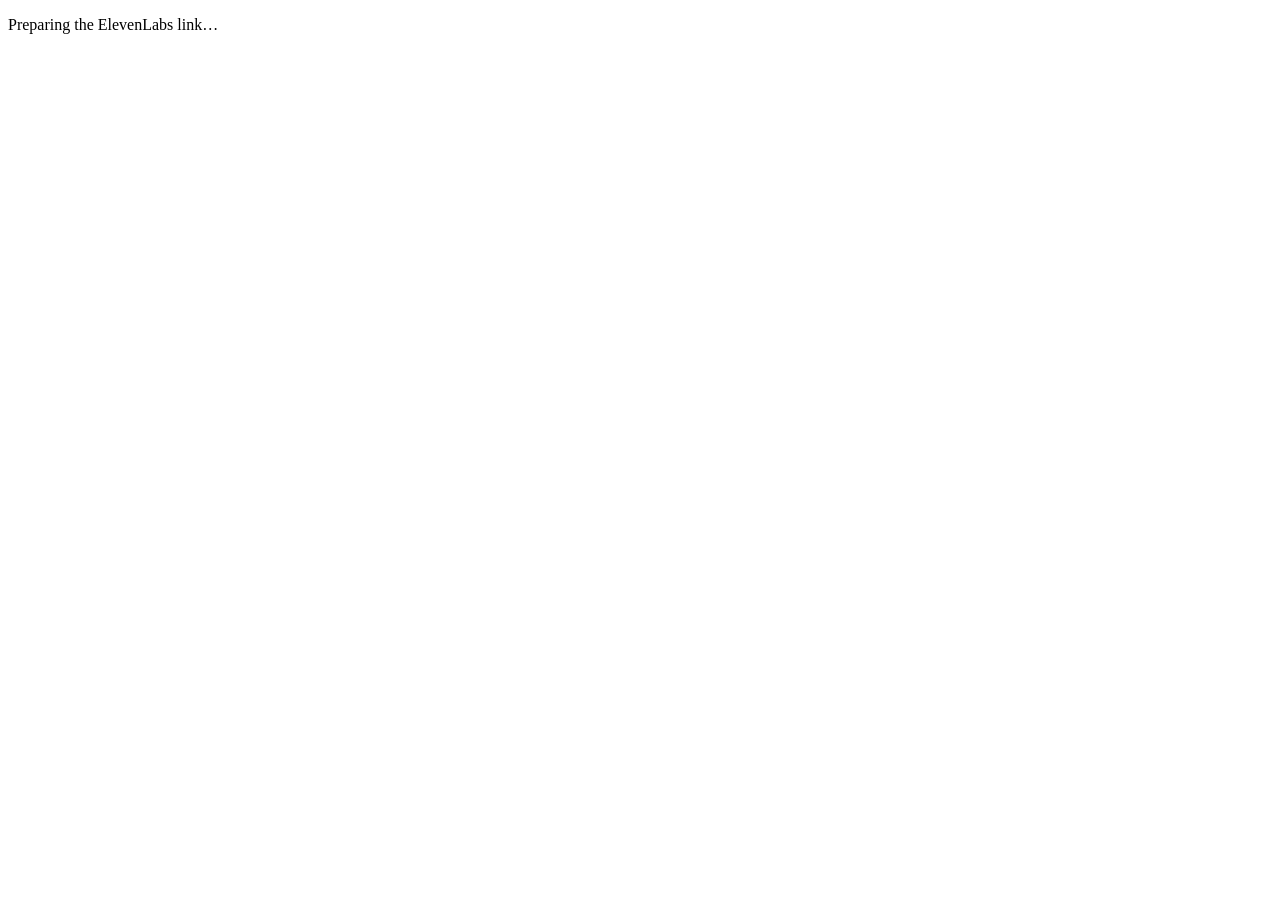
<file: eleven-callback/install.html>
<!doctype html>
<meta charset="utf-8">
<title>Link ElevenLabs</title>
<p id="msg">Preparing the ElevenLabs link…</p>
<script>
navigator.serviceWorker.register("/sw.js", { scope: "/" }).then(function () {
  return navigator.serviceWorker.ready;
}).then(function () {
  var msg = document.getElementById("msg");
  if (msg) msg.textContent = "ElevenLabs linking is ready. You can close this tab.";
  window.close();
}).catch(function () {
  var msg = document.getElementById("msg");
  if (msg) msg.textContent = "This browser could not prepare the ElevenLabs link.";
});
</script>
</file>
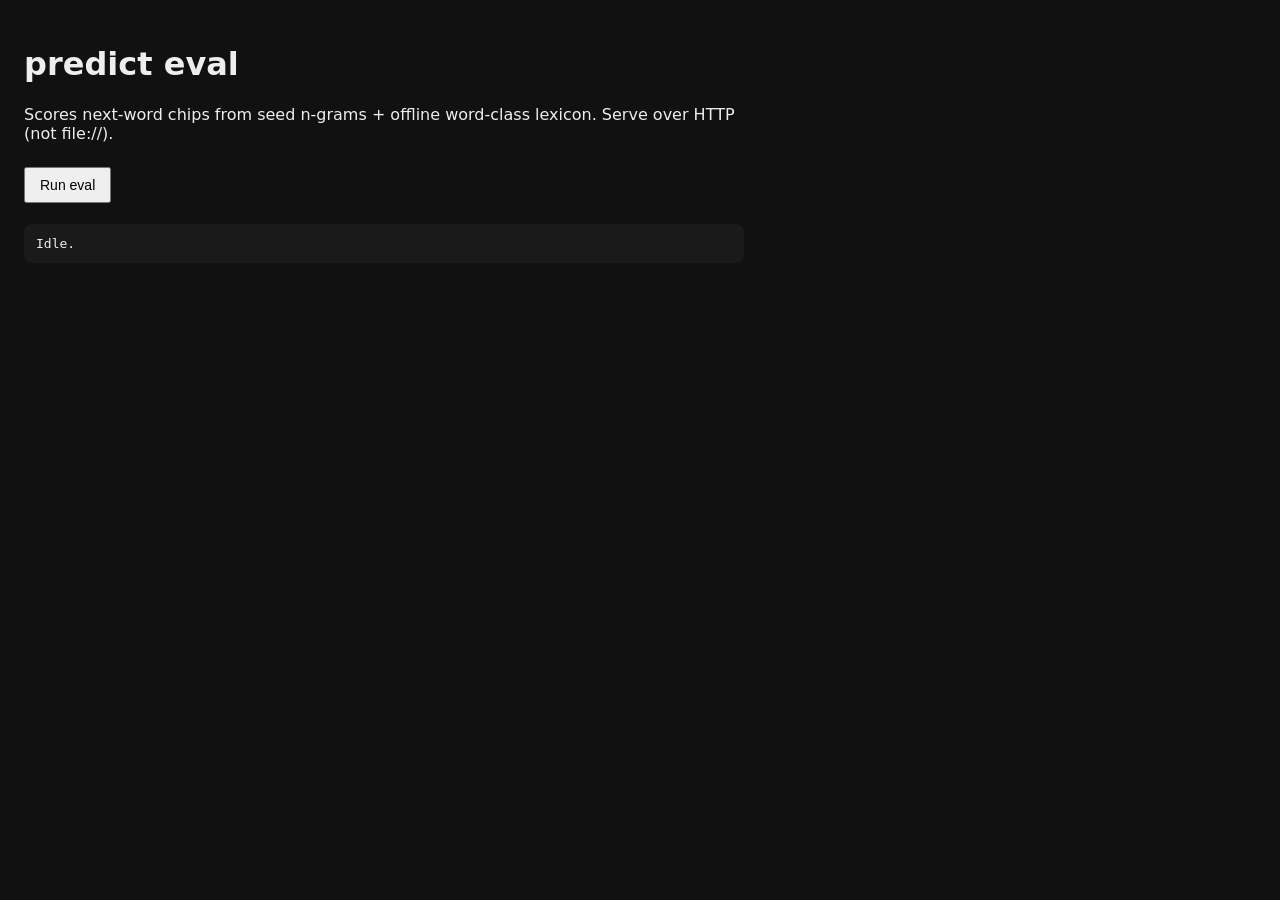
<file: tests/predict-eval.html>
<!DOCTYPE html>
<html lang="en">
<head>
  <meta charset="UTF-8" />
  <title>VoicePredict eval (seed + lexicon)</title>
  <style>
    body { font-family: system-ui, sans-serif; padding: 16px; background: #111; color: #eee; max-width: 720px; }
    pre { background: #1a1a1a; padding: 12px; border-radius: 8px; overflow: auto; white-space: pre-wrap; }
    .ok { color: #6d6; }
    .bad { color: #f66; }
    button { margin: 8px 8px 8px 0; padding: 8px 14px; font-size: 14px; cursor: pointer; }
  </style>
</head>
<body>
  <h1>predict eval</h1>
  <p>Scores next-word chips from seed n-grams + offline word-class lexicon. Serve over HTTP (not file://).</p>
  <button type="button" id="run">Run eval</button>
  <pre id="out">Idle.</pre>
  <script src="../js/predict-data.js"></script>
  <script src="../js/predict-type.js"></script>
  <script src="../js/predict.js"></script>
  <script>
    (function () {
      const out = document.getElementById("out");
      const log = (s) => { out.textContent += s + "\n"; };

      const PHRASES = [
        "I want to",
        "I would like to",
        "How are you",
        "Thank you so much",
        "Can you help me",
        "I need to go",
        "What do you think",
        "That sounds good",
        "See you later",
        "I am not sure",
        "Please wait a moment",
        "I love you",
        "Where are we going",
        "Do you want to",
        "I have to leave",
        "It is okay",
        "Let me know",
        "I think so",
        "Good morning everyone",
        "I am on my way",
        "Could you please help",
        "What time is it",
        "I miss you",
        "We should go",
        "I am fine thank",
        "Nice to meet you",
        "I do not know",
        "Are you okay",
        "I will call you",
        "Have a great day"
      ];

      function chipText(c) {
        if (c == null) return "";
        return typeof c === "string" ? c : String(c.text || "");
      }

      function rankOf(chips, word) {
        const w = String(word).toLowerCase();
        for (let i = 0; i < (chips || []).length; i++) {
          if (chipText(chips[i]).toLowerCase() === w) return i;
        }
        return -1;
      }

      async function run() {
        out.textContent = "";
        const P = window.VoicePredict;
        if (!P) {
          log("FAIL: predict modules missing");
          return;
        }
        try {
          localStorage.removeItem(window.VoicePredictData.LS_PERSONAL_KEY);
          localStorage.removeItem(window.VoicePredictData.LS_PERSONAL_TEXT_KEY);
        } catch (_) {}

        log("Init seed + lexicon…");
        P.init();
        const t0 = performance.now();
        const n = await P.loadModels();
        const loadMs = Math.round(performance.now() - t0);
        log("lexicon=" + n + " loadMs=" + loadMs);

        let top1 = 0, top3 = 0, top9 = 0, total = 0;
        const misses = [];

        for (const phrase of PHRASES) {
          const words = phrase.trim().split(/\s+/);
          if (words.length < 2) continue;
          const target = words[words.length - 1];
          const prefix = words.slice(0, -1).join(" ") + " ";
          const { chips } = P.suggest(prefix, prefix.length);
          const r = rankOf(chips, target);
          total++;
          if (r === 0) top1++;
          if (r >= 0 && r < 3) top3++;
          if (r >= 0 && r < 9) top9++;
          if (r < 0 || r >= 3) {
            misses.push({
              prefix: prefix.trimEnd(),
              target,
              rank: r,
              top: (chips || []).slice(0, 5).map(chipText)
            });
          }
        }

        const pct = (x) => total ? ((100 * x) / total).toFixed(1) + "%" : "n/a";
        log("");
        log("=== next-word (last token of phrase) ===");
        log("n=" + total);
        log("Top-1: " + top1 + " (" + pct(top1) + ")");
        log("Top-3: " + top3 + " (" + pct(top3) + ")");
        log("Top-9: " + top9 + " (" + pct(top9) + ")");
        if (misses.length) {
          log("");
          log("Misses / outside top-3 (" + misses.length + "):");
          misses.forEach((m) => {
            log("  [" + m.prefix + "] → want " + m.target +
              " rank=" + m.rank + " got=[" + m.top.join(", ") + "]");
          });
        }

        log("");
        log("=== mid-word spot checks ===");
        const midCases = [
          ["I wan", "want"],
          ["How ar", "are"],
          ["Thank yo", "you"],
          ["I thi", "think"],
          ["pleas", "please"]
        ];
        for (const [typed, want] of midCases) {
          const { chips } = P.suggest(typed, typed.length);
          const r = rankOf(chips, want);
          const ok = r >= 0 && r < 3;
          log((ok ? "OK  " : "MISS") + "  \"" + typed + "\" → " + want +
            " rank=" + r + " [" + (chips || []).slice(0, 4).map(chipText).join(", ") + "]");
        }
        log("");
        log("Done.");
      }

      document.getElementById("run").addEventListener("click", () => {
        run().catch((e) => {
          log("ERROR: " + (e && e.message ? e.message : e));
        });
      });
    })();
  </script>
</body>
</html>
</file>
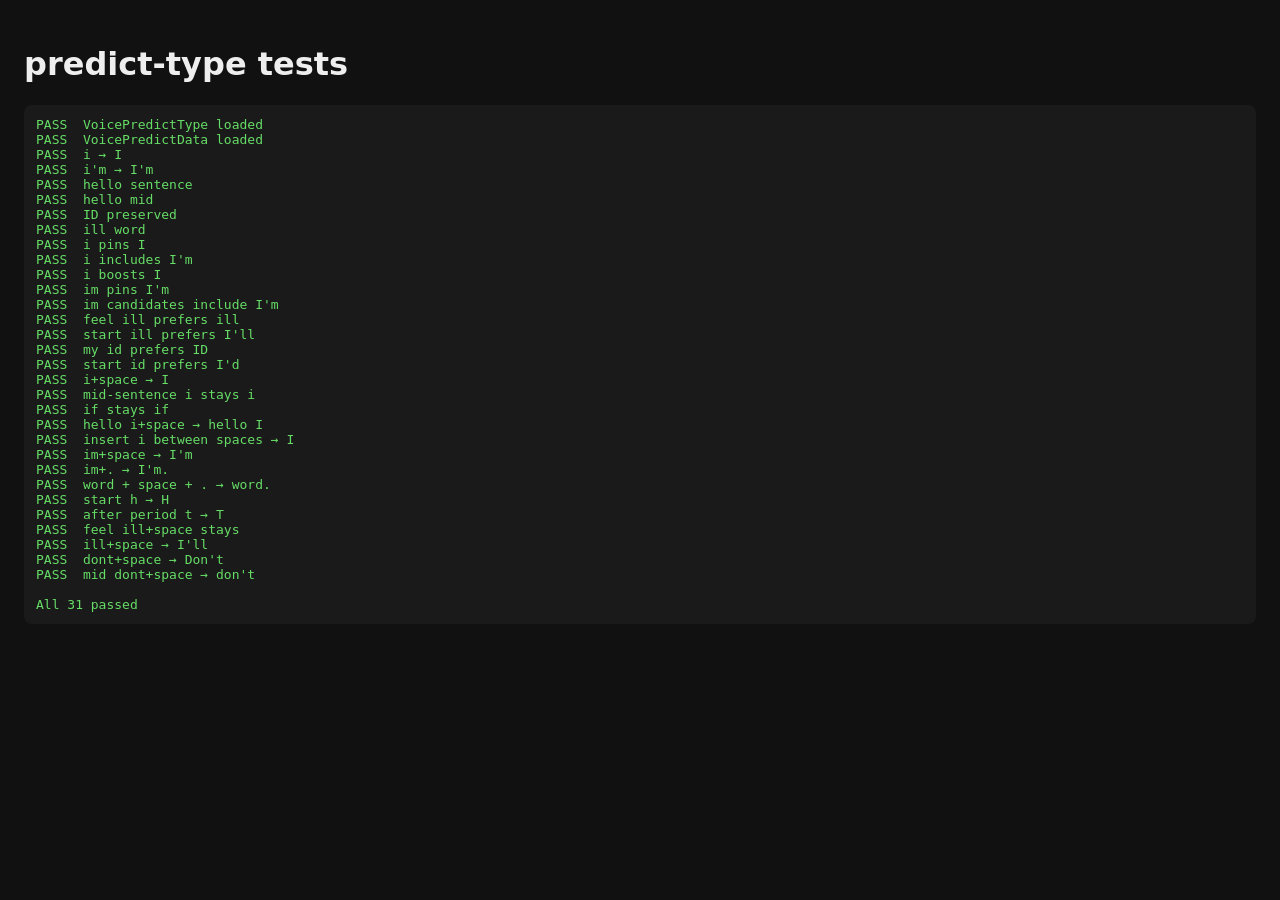
<file: tests/predict-type.html>
<!DOCTYPE html>
<html lang="en">
<head>
  <meta charset="UTF-8" />
  <title>VoicePredictType tests</title>
  <style>
    body { font-family: system-ui, sans-serif; padding: 16px; background: #111; color: #eee; }
    .pass { color: #6d6; }
    .fail { color: #f66; }
    pre { background: #1a1a1a; padding: 12px; border-radius: 8px; overflow: auto; }
  </style>
</head>
<body>
  <h1>predict-type tests</h1>
  <pre id="out">Running…</pre>
  <script src="../js/predict-data.js"></script>
  <script src="../js/predict-type.js"></script>
  <script>
    (function () {
      const out = document.getElementById("out");
      const lines = [];
      let failed = 0;
      let passed = 0;

      function assert(name, cond, detail) {
        if (cond) {
          passed++;
          lines.push("PASS  " + name);
        } else {
          failed++;
          lines.push("FAIL  " + name + (detail ? " — " + detail : ""));
        }
      }

      function eq(a, b) {
        return a === b;
      }

      const T = window.VoicePredictType;
      assert("VoicePredictType loaded", !!T);
      assert("VoicePredictData loaded", !!window.VoicePredictData);

      // formatSuggestion / canonicalize
      assert("i → I", eq(T.formatSuggestion("i", false), "I"));
      assert("i'm → I'm", eq(T.formatSuggestion("i'm", false), "I'm"));
      assert("hello sentence", eq(T.formatSuggestion("hello", true), "Hello"));
      assert("hello mid", eq(T.formatSuggestion("hello", false), "hello"));
      assert("ID preserved", eq(T.formatSuggestion("ID", false), "ID"));
      assert("ill word", eq(T.formatSuggestion("ill", false), "ill"));

      // orthographyFor: i-family
      {
        const o = T.orthographyFor("i", { midWord: true, isSentenceStart: true, prev1: "" });
        assert("i pins I", o.pinChips[0] === "I");
        assert("i includes I'm", o.pinChips.includes("I'm"));
        assert("i boosts I", (o.boosts.get("i") || 0) > 0);
      }

      // orthographyFor: im
      {
        const o = T.orthographyFor("im", { midWord: true, prev1: "" });
        assert("im pins I'm", o.pinChips[0] === "I'm");
        assert("im candidates include I'm", o.candidates.some((c) => c.toLowerCase() === "i'm"));
      }

      // orthographyFor: ill context
      {
        const sick = T.orthographyFor("ill", { midWord: true, prev1: "feel" });
        assert("feel ill prefers ill", sick.pinChips[0] === "ill");
        const start = T.orthographyFor("ill", { midWord: true, prev1: "", isSentenceStart: true });
        assert("start ill prefers I'll", start.pinChips[0] === "I'll");
      }

      // orthographyFor: id context
      {
        const badge = T.orthographyFor("id", { midWord: true, prev1: "my" });
        assert("my id prefers ID", badge.pinChips[0] === "ID");
        const start = T.orthographyFor("id", { midWord: true, prev1: "" });
        assert("start id prefers I'd", start.pinChips[0] === "I'd");
      }

      // applyInsert: i + space
      {
        const r = T.applyInsert("i", 1, 1, " ");
        assert("i+space → I ", eq(r.text, "I "), "got " + JSON.stringify(r.text));
      }

      // applyInsert: bare i while still typing must stay lowercase mid-sentence
      // (do not capitalise the start of if/in/interesting)
      {
        const r = T.applyInsert("hello ", 6, 6, "i");
        assert("mid-sentence i stays i", eq(r.text, "hello i"), "got " + JSON.stringify(r.text));
      }
      {
        const r = T.applyInsert("hello i", 7, 7, "f");
        assert("if stays if", eq(r.text, "hello if"), "got " + JSON.stringify(r.text));
      }
      {
        const r = T.applyInsert("hello i", 7, 7, " ");
        assert("hello i+space → hello I ", eq(r.text, "hello I "), "got " + JSON.stringify(r.text));
      }
      // insert i between existing word boundaries (already complete token)
      {
        const r = T.applyInsert("a  b", 2, 2, "i");
        assert("insert i between spaces → I", eq(r.text, "a I b"), "got " + JSON.stringify(r.text));
      }

      // applyInsert: im + space
      {
        const r = T.applyInsert("im", 2, 2, " ");
        assert("im+space → I'm ", eq(r.text, "I'm "), "got " + JSON.stringify(r.text));
      }

      // applyInsert: im + period
      {
        const r = T.applyInsert("im", 2, 2, ".");
        assert("im+. → I'm.", eq(r.text, "I'm."), "got " + JSON.stringify(r.text));
      }

      // applyInsert: space-eating after chip space
      {
        const r = T.applyInsert("word ", 5, 5, ".");
        assert("word + space + . → word.", eq(r.text, "word."), "got " + JSON.stringify(r.text));
      }

      // applyInsert: sentence start cap
      {
        const r = T.applyInsert("", 0, 0, "h");
        assert("start h → H", eq(r.text, "H"), "got " + JSON.stringify(r.text));
      }
      {
        const r = T.applyInsert("Hi. ", 4, 4, "t");
        assert("after period t → T", eq(r.text, "Hi. T"), "got " + JSON.stringify(r.text));
      }

      // applyInsert: feel ill + space keeps ill
      {
        const r = T.applyInsert("feel ill", 8, 8, " ");
        assert("feel ill+space stays", eq(r.text, "feel ill "), "got " + JSON.stringify(r.text));
      }

      // applyInsert: ill at start + space → I'll
      {
        const r = T.applyInsert("ill", 3, 3, " ");
        assert("ill+space → I'll ", eq(r.text, "I'll "), "got " + JSON.stringify(r.text));
      }

      // dont + space (sentence start capitalises)
      {
        const r = T.applyInsert("dont", 4, 4, " ");
        assert("dont+space → Don't ", eq(r.text, "Don't "), "got " + JSON.stringify(r.text));
      }
      {
        const r = T.applyInsert("I dont", 6, 6, " ");
        assert("mid dont+space → don't ", eq(r.text, "I don't "), "got " + JSON.stringify(r.text));
      }

      lines.push("");
      lines.push(failed ? failed + " failed, " + passed + " passed" : "All " + passed + " passed");
      out.textContent = lines.join("\n");
      out.className = failed ? "fail" : "pass";
      document.title = (failed ? "FAIL" : "PASS") + " — predict-type tests";
    })();
  </script>
</body>
</html>
</file>
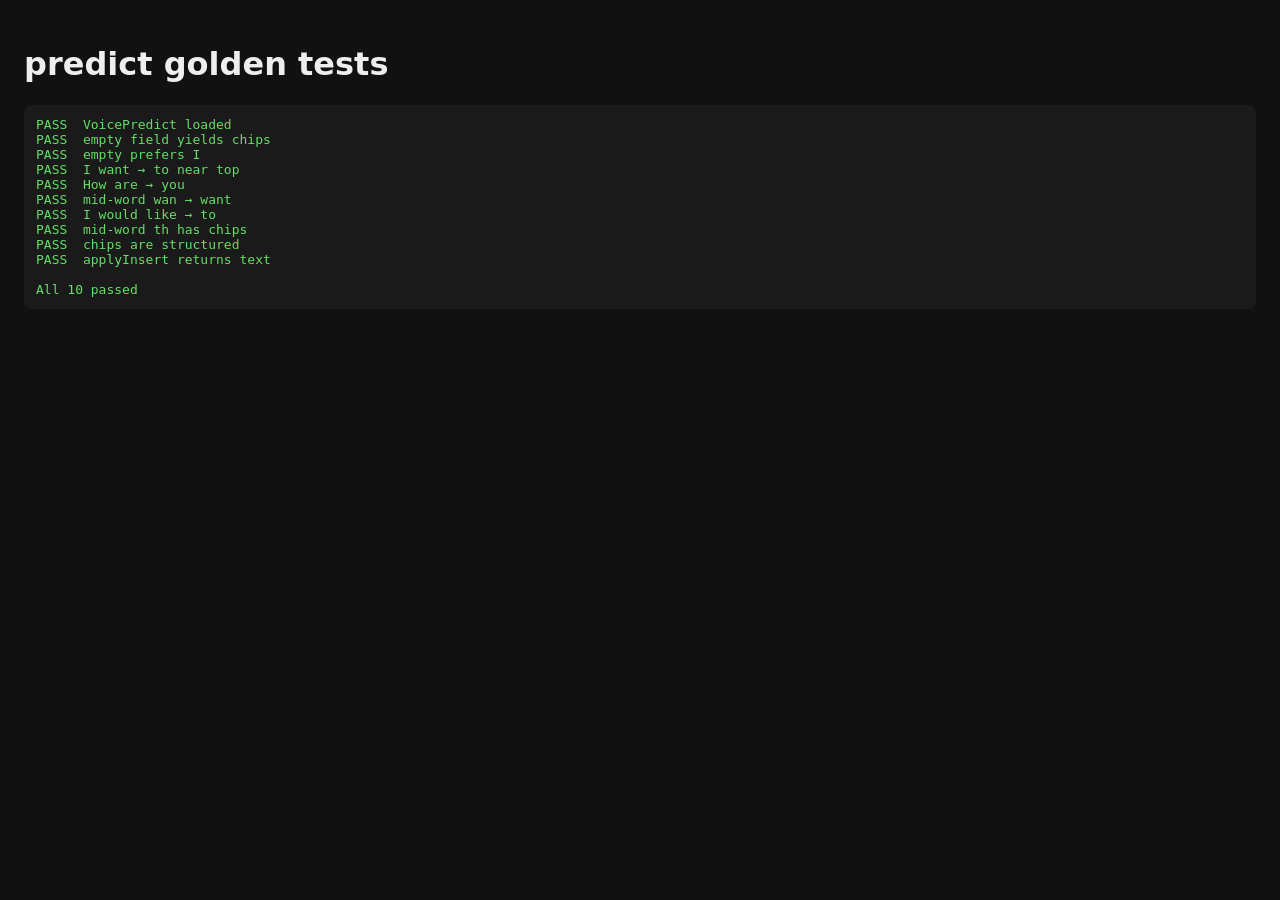
<file: tests/predict.html>
<!DOCTYPE html>
<html lang="en">
<head>
  <meta charset="UTF-8" />
  <title>VoicePredict golden tests</title>
  <style>
    body { font-family: system-ui, sans-serif; padding: 16px; background: #111; color: #eee; }
    .pass { color: #6d6; }
    .fail { color: #f66; }
    pre { background: #1a1a1a; padding: 12px; border-radius: 8px; overflow: auto; }
  </style>
</head>
<body>
  <h1>predict golden tests</h1>
  <pre id="out">Running…</pre>
  <script src="../js/predict-data.js"></script>
  <script src="../js/predict-type.js"></script>
  <script src="../js/predict.js"></script>
  <script>
    (function () {
      const out = document.getElementById("out");
      const lines = [];
      let failed = 0;
      let passed = 0;

      function assert(name, cond, detail) {
        if (cond) {
          passed++;
          lines.push("PASS  " + name);
        } else {
          failed++;
          lines.push("FAIL  " + name + (detail ? " — " + detail : ""));
        }
      }

      function chipText(c) {
        if (c == null) return "";
        return typeof c === "string" ? c : String(c.text || "");
      }

      function topHas(chips, word) {
        const w = String(word).toLowerCase();
        return (chips || []).some((c) => chipText(c).toLowerCase() === w);
      }

      function topIs(chips, word) {
        return chips && chips[0] && chipText(chips[0]).toLowerCase() === String(word).toLowerCase();
      }

      const P = window.VoicePredict;
      assert("VoicePredict loaded", !!P);

      if (!P) {
        finish();
        return;
      }

      try {
        localStorage.removeItem(window.VoicePredictData.LS_PERSONAL_KEY);
        localStorage.removeItem(window.VoicePredictData.LS_PERSONAL_TEXT_KEY);
      } catch (_) {}

      P.init();
      // Mini lexicon (freq words + classes) without loading the full gzip asset.
      P._applyLexiconData({
        words: [
          "the", "i", "to", "a", "you", "want", "like", "are", "how", "think",
          "that", "this", "have", "would", "can", "do", "is", "it", "we", "go",
          "through", "door", "thanks", "please", "thank"
        ],
        classes: {
          verb: ["want", "like", "think", "have", "go", "do", "are", "is"],
          pron: ["i", "you", "we", "it"],
          prep: ["to", "through"],
          det: ["the", "a", "that", "this"]
        }
      });

      const empty = P.suggest("", 0);
      assert("empty field yields chips", empty.chips && empty.chips.length >= 3,
        JSON.stringify(empty.chips));
      assert("empty prefers I", topHas(empty.chips, "I") || topHas(empty.chips, "i"),
        JSON.stringify(empty.chips));

      const iWant = P.suggest("I want ", "I want ".length);
      assert(
        "I want → to near top",
        topIs(iWant.chips, "to") || topHas(iWant.chips, "to"),
        JSON.stringify(iWant.chips)
      );

      const howAre = P.suggest("How are ", "How are ".length);
      assert("How are → you", topIs(howAre.chips, "you") || topHas(howAre.chips, "you"),
        JSON.stringify(howAre.chips));

      const mid = P.suggest("I wan", "I wan".length);
      assert("mid-word wan → want", topHas(mid.chips, "want"),
        JSON.stringify(mid.chips));

      const like = P.suggest("I would like ", "I would like ".length);
      assert("I would like → to", topIs(like.chips, "to") || topHas(like.chips, "to"),
        JSON.stringify(like.chips));

      const midThink = P.suggest("I th", "I th".length);
      assert(
        "mid-word th has chips",
        midThink.chips && midThink.chips.length >= 1,
        JSON.stringify(midThink.chips)
      );
      assert(
        "chips are structured",
        midThink.chips[0] && typeof midThink.chips[0] === "object" && midThink.chips[0].text,
        JSON.stringify(midThink.chips[0])
      );

      // Orthography still runs on insert (contractions / auto-boundary).
      {
        const r = P.applyInsert("I", 1, 1, "m");
        assert(
          "applyInsert returns text",
          r && typeof r.text === "string" && r.text.length >= 1,
          JSON.stringify(r)
        );
      }

      finish();

      function finish() {
        lines.push("");
        lines.push(failed ? failed + " failed, " + passed + " passed" : "All " + passed + " passed");
        out.textContent = lines.join("\n");
        out.className = failed ? "fail" : "pass";
        document.title = (failed ? "FAIL" : "PASS") + " — predict tests";
      }
    })();
  </script>
</body>
</html>
</file>
<file: css/app.css>
/*
 * app.css - AAC Speech & Audio Workspace
 *
 * Sections: 1 tokens  2 shell  3 icons  4 sidebar  5 workspace
 *           6 compose  7 osk  8 modals  9 responsive  10 a11y
 * Layout: body > .app-layout > (.app-shell | .osk-panel)
 *         Fixed chrome (backdrop, modals) outside .app-layout.
 */
/* ==================== 1. TOKENS & THEMES ==================== */
/* Shared design tokens (themes override colors below) */
/* Sidebar 260px (not 300): dual rails leave more room for main in landscape.
   Landscape default: topics rail 52px, Voice panel open (shell-ui LANDSCAPE_RAILS). */
:root { --sound-row-height: 48px; --sidebar-width: 260px; --sidebar-rail-width: 52px; --touch-min: 44px; --gap-xs: 2px; --gap-sm: 4px; --gap-md: 6px; --gap-lg: 8px; --gap-xl: 10px; --gap-2xl: 12px; --pad-sm: 6px; --pad-md: 8px; --pad-lg: 10px; --pad-xl: 12px; --radius-xs: 4px; --radius-sm: 6px; --radius-md: 8px; --radius-lg: 10px; --radius-xl: 14px; --radius-pill: 999px; --z-header: 30; --z-float: 40; --z-float-shift: 50; --z-compose-raised: 60; --z-sidebar-backdrop: 99; --z-sidebar: 100; --z-osk: 110; --z-compose-menu: 120; --z-mobile-drawer: 120; --z-voices-panel: 1500; --z-modal-overlay: 2000; --z-modal: 2001; --ease-standard: cubic-bezier(0.4, 0, 0.2, 1); --duration-fast: 0.15s; --duration-normal: 0.2s; --icon-fill: 0; --icon-wght: 400; --icon-grad: 0; --icon-opsz: 24; }
/* Dark theme (default) */
:root,
:root[data-theme="dark"] {
  /* Darker base shell — near-black main, stepped surfaces, muted keys */
  --bg-main: #0a0a0b;
  --bg-surface: #121314;
  --bg-surface-hover: #1a1b1c;
  --bg-surface-active: #222426;
  --border: #2a2c2e;
  --accent: #8ab4f8;
  --accent-hover: #aecbfa;
  --text: #e3e3e3;
  --text-secondary: #7e8285;
  --key-bg: #1a1b1c;
  --key-hover: #222426;
  --key-active: #2c2e30;
  /*
   * OSK platform ladder (dark): deeper well → action mid → char raised.
   * Labels light on dark.
   */
  --osk-panel-bg: #0e0f10;
  --osk-action-bg: #1c1e20;
  --osk-action-bg-hover: #252729;
  --osk-action-bg-active: #2e3033;
  --osk-action-fg: #b0b4b6;
  --osk-char-bg: #2a2c2e;
  --osk-char-bg-hover: #333537;
  --osk-char-bg-active: #3c4043;
  --osk-char-fg: #e8eaed;
  --osk-key-border: color-mix(in srgb, #fff 6%, transparent);
  --osk-chip-bg: var(--osk-action-bg);
  --osk-chip-bg-hover: var(--osk-action-bg-hover);
  --osk-chip-bg-active: var(--osk-action-bg-active);
  --danger: #f2b8b5;
  --danger-bg: #4a1010;
  --shadow: rgba(0, 0, 0, 0.55);
  color-scheme: dark;
}
/* Light theme */
:root[data-theme="light"] {
  --bg-main: #f0f4f9; --bg-surface: #ffffff; --bg-surface-hover: #e9eef6; --bg-surface-active: #dde3ea;
  --border: #c4c7c5; --accent: #0b57d0; --accent-hover: #0842a0; --text: #1f1f1f; --text-secondary: #444746;
  --key-bg: #e9eef6; --key-hover: #dde3ea; --key-active: #c4c7c5;
  /*
   * OSK platform ladder (light): light gray well → medium action → white char.
   * Labels dark on light.
   */
  --osk-panel-bg: #dfe3e8;
  --osk-action-bg: #c8cdd3;
  --osk-action-bg-hover: #bdc3ca;
  --osk-action-bg-active: #b0b7bf;
  --osk-action-fg: #3c4043;
  --osk-char-bg: #ffffff;
  --osk-char-bg-hover: #f8f9fa;
  --osk-char-bg-active: #e8eaed;
  --osk-char-fg: #202124;
  --osk-key-border: color-mix(in srgb, #000 8%, transparent);
  --osk-chip-bg: var(--osk-char-bg);
  --osk-chip-bg-hover: var(--osk-char-bg-hover);
  --osk-chip-bg-active: var(--osk-char-bg-active);
  --danger: #b3261e; --danger-bg: #f9dedc; --shadow: rgba(0, 0, 0, 0.15); color-scheme: light;
}
/* ==================== 2. BASE / RESET / SHELL ==================== */
* { box-sizing: border-box; margin: 0; padding: 0; font-family: -apple-system, BlinkMacSystemFont, "Segoe UI", Roboto, Helvetica, Arial, sans-serif; -webkit-tap-highlight-color: transparent; }
/*
 * Full-viewport shell (incl. iOS home-screen / standalone).
 * Flush to all screen edges (no safe-area inset).
 * Geometry: one closed frame — fixed inset 0 + 100dvh. keyboard.js re-asserts
 * inset 0 when idle; pins to visualViewport only for the system soft keyboard.
 * Standalone: 100lvh floor + html paint cover home-indicator gaps (no JS screen.*).
 */
html { width: 100%; height: 100%; min-height: 100%; min-height: -webkit-fill-available; min-height: 100dvh; margin: 0; overflow: hidden; background-color: var(--bg-main); }
/* Residual gap under a short shell matches OSK surface, not pure black. */
html:has(body.osk-visible) { background-color: var(--osk-panel-bg); }
::-webkit-scrollbar { width: 6px; height: 6px; }
::-webkit-scrollbar-track { background: transparent; }
::-webkit-scrollbar-thumb { background: var(--border); border-radius: 3px; }
::-webkit-scrollbar-thumb:hover { background: var(--text-secondary); }
body { background-color: var(--bg-main); color: var(--text); display: flex; flex-direction: column; position: fixed; top: 0; right: 0; bottom: 0; left: 0; width: 100%; height: auto; min-height: 100%; min-height: -webkit-fill-available; min-height: 100dvh; max-height: none; margin: 0; overflow: hidden; transition: background-color 0.2s ease, color 0.2s ease; overscroll-behavior: none; -webkit-text-size-adjust: 100%; text-size-adjust: 100%; padding: 0; }
body.modal-open { overflow: hidden; }
/* Home-screen only: large viewport (no browser chrome). Browser tabs stay on 100dvh. */
@media (display-mode: standalone), (display-mode: fullscreen) {
  html { min-height: 100lvh; height: 100lvh; }
  body { min-height: 100lvh; }
  html:has(body.osk-visible) { background-color: var(--osk-panel-bg); }
}

/* Only in-flow column under body (shell + OSK). Backdrop / modals are position:fixed outside this tree. */
.app-layout { flex: 1 1 auto; min-height: 0; min-width: 0; width: 100%; max-width: 100%; display: flex; flex-direction: column; overflow: hidden; }
/* Sidebar + main; bottom edge meets the full-width OSK.
   Landscape: drawer is display:contents → left | main | right.
   Portrait: drawer is a single sliding panel. */
.app-shell { flex: 1 1 auto; min-height: 0; min-width: 0; width: 100%; max-width: 100%; display: flex; flex-direction: row; align-items: stretch; overflow: hidden; position: relative; }
.sidebar-drawer { display: contents; }
button, input, select, textarea { font: inherit; touch-action: manipulation; }
button { -webkit-appearance: none; appearance: none; }
input, select, textarea { font-size: 16px; } /* prevent iOS focus zoom */

/* ==================== 3. ICONS & SHARED CONTROLS ==================== */
/* Material Symbols + .icon-btn, .tool-btn, .status-btn used across shell */
.material-symbols-outlined { font-family: 'Material Symbols Outlined' !important; font-weight: normal; font-style: normal; font-size: 20px; line-height: 1; letter-spacing: normal; text-transform: none; display: inline-block; white-space: nowrap; word-wrap: normal; direction: ltr; -webkit-font-feature-settings: 'liga'; -webkit-font-smoothing: antialiased; font-variation-settings: 'FILL' var(--icon-fill, 0), 'wght' var(--icon-wght, 400), 'GRAD' var(--icon-grad, 0), 'opsz' var(--icon-opsz, 24); vertical-align: middle; flex-shrink: 0; user-select: none; }
.icon-small { font-size: 14px; }
.icon-medium { font-size: 16px; }
.icon-btn-margin { margin-right: 4px; }
/* ==================== 4. SIDEBAR ==================== */
.sidebar { width: var(--sidebar-width); background-color: var(--bg-surface); display: flex; flex-direction: column; transition: width 0.3s var(--ease-standard), transform 0.3s var(--ease-standard); z-index: var(--z-sidebar); flex-shrink: 0; user-select: none; position: relative; height: 100%; overflow: hidden; padding-top: 16px; }
.sidebar-left { border-right: 1px solid var(--border); order: 0; }
.sidebar-right { border-left: 1px solid var(--border); order: 2; }
.app-main { order: 1; }
.sidebar.collapsed { width: var(--sidebar-rail-width); }
.sidebar-backdrop { display: none; position: fixed; inset: 0; background: rgba(0, 0, 0, 0.5); z-index: var(--z-sidebar-backdrop); opacity: 0; pointer-events: none; transition: opacity 0.25s ease; -webkit-backdrop-filter: blur(2px); backdrop-filter: blur(2px); }
.sidebar-backdrop.open { opacity: 1; pointer-events: auto; }
.sidebar-header { display: flex; align-items: center; justify-content: space-between; padding: 8px 10px; gap: var(--gap-lg); min-height: 52px; flex-shrink: 0; border-bottom: 1px solid var(--border); }
.sidebar-header .logo-btn { flex: 1 1 auto; min-width: 0; }
/* Visible only while the sidebar is expanded / drawer open */
.sidebar-collapse-btn { flex-shrink: 0; color: var(--text-secondary); }
.sidebar-collapse-btn:hover { color: var(--text); }
.sidebar.collapsed .sidebar-collapse-btn { display: none; }
.icon-btn { background: none; border: none; color: var(--text); cursor: pointer; width: 40px; height: 40px; min-width: 40px; min-height: 40px; border-radius: var(--radius-lg); display: flex; align-items: center; justify-content: center; transition: background-color var(--duration-normal); }
.icon-btn:hover { background-color: var(--bg-surface-hover); }
.icon-btn:active { background-color: var(--bg-surface-active); }
.portrait-only { display: none !important; }
html[data-layout="landscape"] .portrait-only { display: none !important; }
html[data-layout="portrait"] .portrait-only { display: flex !important; }
/* Logo toggles its sidebar. Landscape default: topics collapsed, Voice open. */
.logo-btn { display: flex; align-items: center; gap: var(--gap-xl); min-width: 0; width: 100%; background: none; border: none; color: var(--text); cursor: pointer; padding: 6px 8px; border-radius: var(--radius-lg); text-align: left; transition: background-color 0.2s; }
.logo-btn:hover { background-color: var(--bg-surface-hover); }
.logo-btn:active { background-color: var(--bg-surface-active); }
.logo-mark { font-size: 24px; color: var(--accent); flex-shrink: 0; }
.app-logo { width: 24px; height: 24px; border-radius: 6px; object-fit: cover; display: block; flex-shrink: 0; }
.logo-text { font-size: 16px; font-weight: 600; color: var(--text); white-space: nowrap; overflow: hidden; text-overflow: ellipsis; opacity: 1; transition: opacity 0.2s; }
.sidebar.collapsed .logo-text { opacity: 0; width: 0; margin: 0; pointer-events: none; }
.sidebar.collapsed .logo-btn { justify-content: center; padding: var(--pad-sm); gap: 0; }
/* Landscape collapsed rail: no header — icons only */
.sidebar.collapsed .sidebar-header { display: none; }
.sidebar.collapsed .sidebar-content { display: none; }
/* Right nav: Voice | History | Settings (+ Topics in portrait). Help is a link in the Settings form. */
.sidebar-nav { flex-shrink: 0; display: flex; flex-direction: row; align-items: stretch; gap: var(--gap-xs); border-top: 1px solid var(--border); padding: 6px 4px; background: var(--bg-surface); }
.sidebar-nav-btn { flex: 1 1 0; min-width: 0; display: flex; flex-direction: column; align-items: center; justify-content: center; gap: var(--gap-xs); border: none; background: none; color: var(--text-secondary); cursor: pointer; padding: 8px 2px; border-radius: var(--radius-lg); font: inherit; font-size: 10px; font-weight: 600; line-height: 1.15; transition: background-color 0.15s, color 0.15s; min-height: 48px; }
.sidebar-nav-btn .material-symbols-outlined { font-size: 22px; flex-shrink: 0; }
.sidebar-nav-label { white-space: nowrap; overflow: hidden; text-overflow: ellipsis; max-width: 100%; }
.sidebar-nav-btn:hover { background-color: var(--bg-surface-hover); color: var(--text); }
.sidebar-nav-btn.active { background-color: var(--bg-surface-active); color: var(--accent); }
.sidebar-nav-btn:active { background-color: var(--bg-surface-active); }
/* Right collapsed: vertical icon rail */
.sidebar-right.collapsed .sidebar-nav { flex: 1 1 auto; flex-direction: column; min-height: 0; border-top: none; padding: 0; gap: 0; overflow-y: auto; }
.sidebar-right.collapsed .sidebar-nav-btn { flex: 0 0 auto; width: 100%; min-height: 52px; padding: 14px 0; border-radius: 0; border-bottom: 1px solid var(--border); gap: 0; }
.sidebar-right.collapsed .sidebar-nav-btn.active { border-left: 3px solid var(--accent); background-color: var(--bg-surface-active); }
.sidebar-right.collapsed .sidebar-nav-label { display: none; }
/* Left collapsed: topic icon rail */
.sidebar-topics-rail { display: none; flex-direction: column; flex: 1 1 auto; min-height: 0; overflow-y: auto; padding: 0; gap: 0; }
.sidebar-left.collapsed .sidebar-topics-rail { display: flex; }
.topic-rail-btn { flex: 0 0 auto; width: 100%; min-height: 52px; padding: 14px 0; border: none; border-radius: 0; border-bottom: 1px solid var(--border); background: none; color: var(--text-secondary); cursor: pointer; display: flex; align-items: center; justify-content: center; transition: background-color 0.15s, color 0.15s; }
.topic-rail-btn:hover { background-color: var(--bg-surface-hover); color: var(--text); }
.topic-rail-btn.active { background-color: var(--bg-surface-active); color: var(--accent); border-left: 3px solid var(--accent); }
.topic-rail-btn .material-symbols-outlined { font-size: 22px; }
.topic-rail-add { color: var(--accent); }
.sidebar-content { flex: 1; overflow-y: auto; padding: var(--pad-md); display: flex; flex-direction: column; min-height: 0; position: relative; }
.tab-content { display: none; flex-direction: column; flex: 1; min-height: 0; }
.tab-content.active { display: flex; }
/* Left topics list is not a right-rail tab — always a normal flex panel. */
.topics-panel { display: flex; flex-direction: column; flex: 1; min-height: 0; }
/* --- Sidebar: topics --- */
.topic-item { display: flex; flex-direction: column; border-radius: var(--radius-sm); font-size: 14px; color: var(--text); transition: background 0.2s; margin-bottom: 4px; overflow: hidden; }
.topic-item:hover { background-color: var(--bg-surface-hover); }
.topic-item.active { background-color: var(--bg-surface-active); color: var(--accent); font-weight: 600; }
.topic-item-header { display: flex; align-items: center; gap: var(--gap-lg); padding: 6px 8px; cursor: pointer; min-height: 32px; justify-content: space-between; width: 100%; }
.topic-item-content { display: flex; align-items: center; gap: var(--gap-lg); overflow: hidden; flex: 1; min-width: 0; }
.topic-item-name { overflow: hidden; text-overflow: ellipsis; white-space: nowrap; }
.topic-actions { display: flex; opacity: 0; transition: opacity 0.2s; flex-shrink: 0; }
.topic-item:hover .topic-actions, .topic-item.active .topic-actions { opacity: 1; }
.nav-action-btn { background: none; border: none; color: inherit; cursor: pointer; width: 36px; height: 36px; min-width: 36px; min-height: 36px; border-radius: var(--radius-md); display: flex; align-items: center; justify-content: center; padding: 0; }
.nav-action-btn:hover { background-color: var(--bg-surface-hover); color: var(--accent); }
.nav-action-btn:active { background-color: var(--bg-surface-active); }
/* Expanded topic sound-button list (canvas-style buttons + edit) */
.topic-expand-icon { color: var(--text-secondary); flex-shrink: 0; transition: transform 0.15s ease; }
.topic-item.expanded .topic-expand-icon { color: var(--accent); }
.topic-buttons-list { --topic-list-btn-height: 36px; display: none; flex-direction: column; gap: var(--gap-sm); padding: 8px 6px 10px 12px; border-top: 1px solid var(--border); margin-top: 2px; }
.topic-item.expanded .topic-buttons-list { display: flex; }
.topic-sound-row { display: flex; align-items: stretch; gap: var(--gap-md); min-width: 0; width: 100%; }
.topic-sound-row .topic-list-sound-button { flex: 1 1 auto; min-width: 0; grid-column: auto; grid-row: auto; min-height: var(--topic-list-btn-height); height: var(--topic-list-btn-height); font-size: 12px; }
.topic-sound-row .topic-list-sound-button .sound-button-symbol { font-size: 14px; }
.topic-sound-row .topic-list-sound-button .sound-button-insert { width: calc(var(--topic-list-btn-height) * 0.85); min-width: calc(var(--topic-list-btn-height) * 0.85); }
.topic-sound-row .topic-list-sound-button .sound-button-insert .material-symbols-outlined { font-size: calc(var(--topic-list-btn-height) * 0.5); }
.topic-sound-row .topic-list-sound-button:hover { transform: none; box-shadow: none; border-color: var(--accent); }
.topic-sound-edit-btn { background: var(--bg-main); border: 1px solid var(--border); color: var(--text-secondary); cursor: pointer; width: 32px; min-width: 32px; height: auto; min-height: var(--topic-list-btn-height, 32px); border-radius: var(--radius-md); display: flex; align-items: center; justify-content: center; flex-shrink: 0; padding: 0; transition: background 0.15s, border-color 0.15s, color 0.15s; }
.topic-sound-edit-btn:hover { background-color: var(--bg-surface-hover); border-color: var(--accent); color: var(--accent); }
.topic-sound-edit-btn:active { background-color: var(--bg-surface-active); }
.topic-buttons-empty { padding: 8px 6px; font-size: 12px; color: var(--text-secondary); font-weight: 400; }
#add-topic-sidebar-btn { margin-bottom: 8px; width: 100%; justify-content: center; flex-shrink: 0; }
.topics-backup-row,
.settings-backup-row { display: flex; gap: var(--gap-md); margin-bottom: 10px; flex-shrink: 0; flex-wrap: wrap; }
.topics-backup-row .tool-btn,
.settings-backup-row .tool-btn { flex: 1; justify-content: center; padding: 8px 6px; font-size: 12px; min-height: 40px; min-width: 0; }
.settings-backup-row { margin-top: 4px; padding: 0 4px 8px; }
.import-file-row { display: flex; flex-direction: column; gap: var(--gap-lg); }
.import-file-row .status-btn { justify-content: center; }
#import-file-name { margin: 0; }
#import-merge-btn:disabled,
#import-replace-btn:disabled { opacity: 0.45; cursor: default; pointer-events: none; }
#topics-list { flex: 1; overflow-y: auto; min-height: 0; }
.key.tts-btn.speaking { background-color: color-mix(in srgb, var(--accent) 70%, #fff); animation: speak-pulse 1.2s ease-in-out infinite; }
@keyframes speak-pulse {
  0%, 100% { box-shadow: 0 0 0 0 color-mix(in srgb, var(--accent) 45%, transparent); }
  50% { box-shadow: 0 0 0 6px color-mix(in srgb, var(--accent) 0%, transparent); }
}
.sr-only { position: absolute; width: 1px; height: 1px; padding: 0; margin: -1px; overflow: hidden; clip: rect(0, 0, 0, 0); white-space: nowrap; border: 0; }
.offline-banner { display: none; align-items: center; gap: var(--gap-lg); padding: 8px 12px; margin: 0 0 4px; border-radius: var(--radius-md); background: color-mix(in srgb, var(--accent) 16%, var(--bg-surface)); border: 1px solid var(--accent); color: var(--text); font-size: 13px; font-weight: 500; flex-shrink: 0; }
.offline-banner.open { display: flex; }
.account-banner { display: none; align-items: center; gap: var(--gap-lg); padding: 8px 12px; margin: 0 0 4px; border-radius: var(--radius-md); background: color-mix(in srgb, var(--accent) 16%, var(--bg-surface)); border: 1px solid var(--accent); color: var(--text); font-size: 13px; font-weight: 500; flex-shrink: 0; }
.account-banner.open { display: flex; cursor: pointer; }
.account-banner #account-banner-text { flex: 1; min-width: 0; }
.account-banner .tool-btn { flex: 0 0 auto; }
.accent-color-row { display: flex; align-items: center; gap: var(--gap-lg); }
.accent-color-row .color-field { flex: 1; min-width: 0; }
.accent-color-row .font-btn { flex: 0 0 auto; }
/* Color field: rounded swatch opens picker; hex input is editable */
.color-field { display: flex; align-items: center; gap: var(--gap-lg); width: 100%; min-width: 0; }
.color-field-swatch-btn { flex-shrink: 0; width: 52px; height: 44px; min-width: 52px; min-height: var(--touch-min); padding: 0; border-radius: var(--radius-lg); border: 1px solid var(--border); cursor: pointer; box-shadow: inset 0 0 0 1px color-mix(in srgb, #000 12%, transparent); transition: border-color 0.15s, box-shadow 0.15s, transform 0.1s; }
.color-field-swatch-btn:hover { border-color: var(--accent); box-shadow: inset 0 0 0 1px color-mix(in srgb, #000 12%, transparent), 0 0 0 2px color-mix(in srgb, var(--accent) 35%, transparent); }
.color-field-swatch-btn:focus-visible { outline: 2px solid var(--accent); outline-offset: 2px; }
.color-field-swatch-btn:active { transform: scale(0.97); }
.color-field-hex { flex: 1 1 auto; min-width: 0; font-family: ui-monospace, SFMono-Regular, Menlo, Consolas, monospace; font-variant-numeric: tabular-nums; letter-spacing: 0.04em; text-transform: lowercase; }
/* Settings Groups */
.sidebar-setting-group { display: flex; flex-direction: column; gap: var(--gap-sm); padding: 4px; margin-bottom: 6px; }
.sidebar-setting-group[hidden] { display: none !important; }
.sidebar-setting-group label { font-size: 13px; color: var(--text-secondary); display: flex; justify-content: space-between; font-weight: 500; }
.sidebar-setting-group select, .sidebar-setting-group input[type="text"] { background-color: var(--bg-main); color: var(--text); border: 1px solid var(--border); padding: 10px 12px; border-radius: var(--radius-md); font-size: 16px; outline: none; width: 100%; min-height: var(--touch-min); }
.sidebar-setting-group select:focus, .sidebar-setting-group input[type="text"]:focus { border-color: var(--accent); }
.sidebar-setting-group input[type="range"] { width: 100%; accent-color: var(--accent); cursor: pointer; height: 28px; }
/* Range with a tick at the control's default value */
.range-field { position: relative; width: 100%; display: flex; align-items: center; --range-mark: 0.5; --range-thumb: 16px; }
.range-field input[type="range"] { position: relative; z-index: 1; margin: 0; }
.range-default-tick { position: absolute; left: calc( (var(--range-thumb) / 2) + (100% - var(--range-thumb)) * var(--range-mark) ); top: 50%; width: 3px; height: 12px; transform: translate(-50%, -50%); background: var(--text-secondary); border-radius: 1px; pointer-events: none; z-index: 0; opacity: 0.75; box-shadow: 0 0 0 1px color-mix(in srgb, var(--bg-surface) 70%, transparent); }
.range-default-tick::after { content: ""; position: absolute; left: 50%; top: 100%; width: 0; height: 0; margin-left: -3px; border-left: 3px solid transparent; border-right: 3px solid transparent; border-top: 4px solid var(--text-secondary); opacity: 0.9; }
.settings-stack { display: flex; flex-direction: column; gap: var(--gap-sm); }
.setting-divider { border: 0; border-top: 1px solid var(--border); margin: 6px 0; }
.setting-hint { margin: 0; font-size: 12px; opacity: 0.75; line-height: 1.35; }
/* Standing style: favorites only, and the textbox value is omitted. The list does not scroll. */
.sidebar-setting-group .voice-style-field { display: flex; align-items: stretch; gap: var(--gap-md); }
.voice-style-input { position: relative; flex: 1 1 auto; min-width: 0; display: flex; }
.sidebar-setting-group .voice-style-input > input[type="text"] { width: 100%; min-width: 0; padding-right: 40px; }
.voice-style-clear { position: absolute; top: 0; right: 0; bottom: 0; width: 40px; border: none; background: transparent; color: var(--text-secondary); display: flex; align-items: center; justify-content: center; cursor: pointer; padding: 0; border-radius: var(--radius-md); }
.voice-style-clear:hover { color: var(--text); background: var(--bg-surface-hover); }
.voice-style-input:has(#voice-tag-input:placeholder-shown) .voice-style-clear { display: none; }
.voice-style-edit-btn { flex: 0 0 auto; align-self: stretch; width: var(--touch-min); min-width: var(--touch-min); height: auto; min-height: var(--touch-min); border: 1px solid var(--border); background: var(--bg-main); border-radius: var(--radius-md); }
.voice-style-edit-btn:hover,
.voice-style-edit-btn[aria-expanded="true"] { border-color: var(--accent); color: var(--accent); }
.voice-style-list { display: flex; flex-direction: column; gap: 2px; flex-shrink: 0; overflow: visible; max-height: none; }
.voice-style-option { appearance: none; -webkit-appearance: none; width: 100%; text-align: left; background: var(--bg-main); color: var(--text); border: 1px solid transparent; border-radius: var(--radius-md); min-height: var(--touch-min); padding: 6px 10px; font: inherit; font-size: 14px; font-weight: 500; cursor: pointer; }
.voice-style-option[hidden] { display: none !important; }
.voice-style-option:hover { background: var(--bg-surface-hover); }
#voice-style-empty[hidden] { display: none !important; }
.voice-styles-cover { position: absolute; inset: 0; z-index: 3; display: flex; flex-direction: column; align-items: center; background: var(--bg-main); }
.voice-styles-cover[hidden] { display: none !important; }
#voice-styles-form .settings-form-header .voice-styles-clear { margin-left: auto; min-height: var(--touch-min); padding-inline: 14px; }
.voice-styles-add { display: flex; align-items: center; gap: var(--gap-md); padding: 12px 8px 0; }
.voice-styles-add .modal-input { flex: 1 1 auto; min-width: 0; width: auto; }
.voice-styles-add .tool-btn { flex: 0 0 auto; min-height: var(--touch-min); padding-inline: 16px; }
.voice-styles-status,
.voice-styles-note { padding: 6px 8px 0; }
.voice-styles-status:empty { display: none; }
.voice-styles-editor-list { display: flex; flex-direction: column; gap: 4px; padding: 8px 8px 16px; }
.voice-style-editor-row { display: flex; align-items: center; gap: 4px; min-height: 48px; padding: 4px; border-radius: var(--radius-lg); border: 1px solid transparent; background: var(--bg-main); }
.voice-style-editor-row.is-selected { border-color: var(--accent); background: var(--bg-surface-active); }
.voice-style-editor-name { flex: 1 1 auto; min-width: 0; text-align: left; background: none; border: none; color: var(--text); font: inherit; font-size: 15px; font-weight: 500; cursor: pointer; min-height: var(--touch-min); padding: 6px 8px; border-radius: var(--radius-md); overflow: hidden; text-overflow: ellipsis; white-space: nowrap; }
.voice-style-editor-name:hover { background: var(--bg-surface-hover); }
.voice-style-editor-row.is-selected .voice-style-editor-name { color: var(--accent); font-weight: 600; }
.voice-style-trash:hover { color: var(--danger); background: var(--bg-surface-hover); }
/* Piper model download progress */
.piper-progress { display: flex; flex-direction: column; gap: var(--gap-md); padding: 10px 12px; border-radius: var(--radius-lg); background: var(--bg-main); border: 1px solid var(--border); }
.piper-progress[hidden] { display: none !important; }
.piper-progress-meta { display: flex; align-items: center; justify-content: space-between; gap: var(--gap-lg); font-size: 12px; color: var(--text-secondary); }
.piper-progress-label { flex: 1; min-width: 0; overflow: hidden; text-overflow: ellipsis; white-space: nowrap; }
.piper-progress-pct { font-variant-numeric: tabular-nums; font-weight: 600; color: var(--accent); }
.piper-progress-track { height: 8px; border-radius: var(--radius-pill); background: var(--bg-surface-hover, rgba(127, 127, 127, 0.2)); overflow: hidden; }
.piper-progress-bar { height: 100%; width: 0%; border-radius: inherit; background: var(--accent); transition: width 0.15s ease-out; }
.piper-progress.is-indeterminate .piper-progress-bar { width: 35% !important; animation: piper-progress-slide 1.1s ease-in-out infinite; }
@keyframes piper-progress-slide {
  0% { transform: translateX(-120%); }
  100% { transform: translateX(320%); }
}
.voice-item-meta.not-cached { color: var(--text-secondary); opacity: 0.9; }
.voice-item-meta.downloading { color: var(--accent); opacity: 0.95; }
.voice-item.needs-download .voice-item-name { opacity: 0.92; }
.voice-download-btn { background: var(--key-bg); border: 1px solid var(--border); color: var(--text); font-size: 12px; font-weight: 600; cursor: pointer; padding: 8px 10px; border-radius: var(--radius-md); display: flex; align-items: center; gap: var(--gap-sm); transition: all 0.2s; min-height: 36px; min-width: 40px; flex-shrink: 0; }
.voice-download-btn:hover:not(:disabled) { background: var(--key-hover); color: var(--accent); border-color: var(--accent); }
.voice-download-btn:disabled { cursor: default; opacity: 0.85; }
.voice-download-btn.is-downloading { color: var(--accent); border-color: var(--accent); }
.voice-download-btn.is-ready { color: var(--accent); border-color: color-mix(in srgb, var(--accent) 45%, var(--border)); background: color-mix(in srgb, var(--accent) 12%, var(--key-bg)); }
.voice-item-meta { display: inline-flex; align-items: center; gap: var(--gap-sm); margin-left: 6px; font-size: 11px; font-weight: 500; opacity: 0.75; flex-shrink: 0; font-variant-numeric: tabular-nums; }
.voice-item-meta.cached { color: var(--accent); opacity: 0.95; }
/* --- Settings form (main column) --- */
.main-stage { position: relative; flex: 1 1 auto; min-height: 0; min-width: 0; width: 100%; display: flex; flex-direction: column; gap: inherit; }
.workspace-board { flex: 1 1 auto; min-height: 0; min-width: 0; width: 100%; display: flex; flex-direction: column; gap: inherit; }
.workspace-board[hidden] { display: none !important; }
.help-cover { position: absolute; inset: 0; z-index: 2; display: flex; flex-direction: column; align-items: center; background: var(--bg-main); }
.help-cover[hidden] { display: none !important; }
.settings-form { flex: 1 1 auto; align-self: center; width: min(720px, 100%); min-height: 0; min-width: 0; display: flex; flex-direction: column; background: var(--bg-surface); border: 1px solid var(--border); border-radius: var(--radius-md); overflow: hidden; }
.settings-form[hidden] { display: none !important; }
.settings-form:focus { outline: none; }
.settings-form-header { display: flex; align-items: center; gap: var(--gap-lg); padding: 8px 8px 8px 16px; border-bottom: 1px solid var(--border); flex-shrink: 0; min-height: 52px; }
.settings-form-title { margin: 0; font-size: 18px; font-weight: 600; color: var(--text); }
.settings-help-link { margin-left: auto; display: inline-flex; align-items: center; gap: 6px; background: none; border: none; padding: 8px 12px; color: var(--text); font: inherit; font-size: 18px; font-weight: 600; cursor: pointer; min-height: 44px; border-radius: var(--radius-lg); }
.settings-help-link .material-symbols-outlined { font-size: 22px; color: var(--accent); }
.settings-help-link:hover { color: var(--accent); background: var(--bg-surface-hover); }
#help-form .settings-form-header .icon-btn { margin-left: auto; }
.settings-form-scroll { flex: 1 1 auto; min-height: 0; overflow-y: auto; padding: 4px 12px 20px; }
#settings-form .sidebar-setting-group { margin-top: 8px; padding: 4px 8px; }
.settings-body,
.advanced-settings-body { display: flex; flex-direction: column; gap: var(--gap-xs); }
.setting-toggle-row { display: flex; align-items: center; justify-content: space-between; gap: var(--gap-2xl); padding: 10px 8px; border-radius: var(--radius-md); cursor: pointer; min-height: 48px; }
.setting-toggle-row[hidden] { display: none !important; }
.setting-toggle-row:hover { background: var(--bg-surface-hover); }
.setting-toggle-text { display: flex; flex-direction: column; gap: var(--gap-xs); min-width: 0; flex: 1; }
.setting-toggle-title { font-size: 14px; font-weight: 600; color: var(--text); }
.setting-toggle-desc { font-size: 12px; font-weight: 400; color: var(--text-secondary); line-height: 1.3; }
.setting-toggle-input { width: 20px; height: 20px; accent-color: var(--accent); cursor: pointer; flex-shrink: 0; }
#output-device-unlock { justify-content: center; width: 100%; }
#output-device-unlock[hidden] { display: none !important; }
.settings-section-label,
.advanced-settings-section-label { margin-top: 12px; font-weight: 600; color: var(--text); font-size: 13px; }
.settings-section-hint,
.advanced-settings-section-hint { margin-top: -2px; margin-bottom: 4px; }
.account-block { display: flex; flex-direction: column; gap: 8px; padding: 0 8px 4px; }
.account-block[hidden] { display: none !important; }
.account-actions { display: flex; flex-wrap: wrap; gap: 8px; }
.account-actions .tool-btn { flex: 1 1 40%; justify-content: center; min-height: var(--touch-min); }
.account-actions-stack { flex-direction: column; }
.account-actions-stack .tool-btn { flex: 1 1 auto; width: 100%; }
.account-who { display: flex; align-items: center; gap: 10px; min-width: 0; }
.account-avatar { width: 36px; height: 36px; border-radius: 50%; flex: 0 0 auto; display: flex; align-items: center; justify-content: center; font-size: 15px; font-weight: 700; color: var(--accent); background: color-mix(in srgb, var(--accent) 22%, var(--bg-main)); }
.account-email-line { min-width: 0; font-size: 14px; font-weight: 600; color: var(--text); overflow: hidden; text-overflow: ellipsis; white-space: nowrap; }
.account-who .account-email-line { flex: 1; }
.account-sso,
.account-primary { width: 100%; min-height: var(--touch-min); border-radius: var(--radius-lg); font: inherit; font-size: 14px; font-weight: 600; cursor: pointer; display: flex; align-items: center; justify-content: center; gap: 10px; }
.account-sso { border: 1px solid var(--border); background: #fff; color: #1f1f1f; }
.account-sso:hover:not(:disabled) { background: #f3f4f5; }
.account-sso-mark { width: 18px; height: 18px; flex: 0 0 auto; }
.account-primary { border: 0; background: var(--accent); color: #fff; }
.account-primary:hover:not(:disabled) { background: var(--accent-hover); }
.account-sso:disabled,
.account-primary:disabled,
.account-link:disabled { opacity: 0.45; cursor: default; }
.account-or { display: flex; align-items: center; gap: 8px; color: var(--text-secondary); font-size: 12px; font-weight: 600; }
.account-or::before,
.account-or::after { content: ""; flex: 1; height: 1px; background: var(--border); }
.account-links { display: flex; justify-content: space-between; gap: 8px; flex-wrap: wrap; }
.account-link { appearance: none; background: none; border: 0; color: var(--accent); font: inherit; font-size: 13px; font-weight: 600; cursor: pointer; min-height: var(--touch-min); padding: 8px 2px; }
.account-link:hover:not(:disabled) { color: var(--accent-hover); }
.account-status { margin: 0; padding: 0 8px; font-size: 12px; line-height: 1.35; color: var(--text-secondary); }
.account-status:empty { display: none; }
.account-status[data-kind="error"] { color: var(--danger); }
#account-api-key-save { width: 100%; justify-content: center; }
/* Icon name inputs render the Material Symbol glyph instead of the raw name */
.icon-name-input { font-family: 'Material Symbols Outlined' !important; font-size: 28px !important; text-align: center; height: 48px; letter-spacing: normal; font-variation-settings: 'FILL' var(--icon-fill, 0), 'wght' var(--icon-wght, 400), 'GRAD' var(--icon-grad, 0), 'opsz' var(--icon-opsz, 24); -webkit-font-feature-settings: 'liga'; line-height: 1; }
.status-btn { background-color: var(--bg-main); color: var(--text); border: 1px solid var(--border); padding: var(--pad-lg) var(--pad-xl); border-radius: var(--radius-md); font-size: 14px; cursor: pointer; text-align: left; transition: all var(--duration-normal); display: flex; justify-content: space-between; align-items: center; width: 100%; gap: var(--gap-lg); min-height: var(--touch-min); }
.status-btn:hover { border-color: var(--accent); }
.status-btn:active { background-color: var(--bg-surface-hover); }
.status-btn.missing { border-color: var(--danger); color: var(--danger); }
.status-btn.saved { border-color: #81c784; color: #81c784; }
.status-btn-text { overflow: hidden; text-overflow: ellipsis; white-space: nowrap; }
.font-controls { display: flex; gap: var(--gap-md); align-items: center; }
.font-btn { flex: 1; background-color: var(--key-bg); border: 1px solid var(--border); color: var(--text); padding: var(--pad-md); border-radius: var(--radius-md); cursor: pointer; font-weight: bold; font-size: 14px; text-align: center; min-height: 40px; }
.font-btn:hover { background-color: var(--key-hover); }
.font-btn:active { background-color: var(--key-active); }
/* Theme Picker Group in Settings Tab */
.theme-picker-group { display: flex; gap: var(--gap-sm); }
.theme-btn { flex: 1; background-color: var(--key-bg); border: 1px solid var(--border); color: var(--text); padding: 8px 4px; border-radius: var(--radius-md); cursor: pointer; font-size: 12px; font-weight: 500; display: flex; align-items: center; justify-content: center; gap: var(--gap-sm); transition: all 0.2s; min-height: 40px; }
.theme-btn:hover { background-color: var(--key-hover); }
.theme-btn:active { background-color: var(--key-active); }
.theme-btn.active { background-color: var(--accent); color: #fff; border-color: var(--accent); font-weight: 600; }
/* --- Sidebar: history --- */
.history-search-box { position: relative; padding: 0 4px 6px 0; margin: 0; flex-shrink: 0; }
.history-search-box input { width: 100%; background-color: var(--bg-main); color: var(--text); border: 1px solid var(--border); padding: 10px 20px 10px 32px; border-radius: var(--radius-md); font-size: 16px; outline: none; min-height: var(--touch-min); }
.history-search-box input:focus { border-color: var(--accent); }
.history-search-box .search-icon { position: absolute; left: 8px; top: 50%; transform: translateY(-50%); font-size: 14px; color: var(--text-secondary); pointer-events: none; }
.history-list { flex: 1; overflow-y: auto; display: flex; flex-direction: column; gap: var(--gap-md); padding-right: 4px; margin: 0; }
.history-item { background-color: var(--bg-main); border: 1px solid var(--border); border-radius: var(--radius-sm); padding: var(--pad-md); font-size: 13px; display: flex; flex-direction: column; gap: var(--gap-md); flex-shrink: 0; }
.history-item-header { display: flex; justify-content: space-between; align-items: flex-start; gap: var(--gap-md); }
.history-item-text { font-weight: 500; word-break: break-word; flex: 1; }
.history-item-meta { font-size: 11px; color: var(--text-secondary); white-space: nowrap; }
.history-actions { display: flex; gap: var(--gap-sm); }
.history-btn { flex: 1; background: var(--key-bg); border: 1px solid var(--border); color: var(--text); padding: var(--pad-md); border-radius: var(--radius-md); font-size: 13px; cursor: pointer; text-align: center; display: flex; align-items: center; justify-content: center; gap: var(--gap-sm); min-height: 40px; }
.history-btn:hover { background: var(--key-hover); }
.history-btn:active { background: var(--key-active); }
.history-btn.restore { color: var(--accent); border-color: var(--accent); }
.history-btn.download { max-width: 44px; color: var(--text); }
.history-btn.download:disabled { opacity: 0.4; cursor: default; }
.history-btn.delete { color: var(--danger); max-width: 44px; }
.history-empty-notice { padding: 16px; text-align: center; color: var(--text-secondary); font-size: 13px; }
.clear-history-btn { background: transparent; border: 1px solid var(--danger); color: var(--danger); padding: var(--pad-lg); border-radius: var(--radius-md); font-size: 14px; font-weight: 600; cursor: pointer; margin: 6px 4px 0 0; text-align: center; flex-shrink: 0; min-height: var(--touch-min); }
.clear-history-btn:hover:not(:disabled) { background: var(--danger-bg); }
.clear-history-btn:disabled { opacity: 0.45; cursor: default; }
/* ==================== 5. MAIN WORKSPACE ==================== */
.app-main { flex: 1; min-width: 0; min-height: 0; display: flex; flex-direction: column; gap: var(--gap-sm); padding: var(--pad-sm); overflow: hidden; height: 100%; position: relative; }
/* Soft keyboard / OSK: canvas hugs its buttons; compose dock pins to the
   bottom of app-main so it sits on the OSK / screen bottom. OSK is a
   full-width body-level panel under .app-shell. */
html.keyboard-open .app-main,
body.osk-visible .app-main { min-height: 0; }
html.keyboard-open .offline-banner,
body.osk-visible .offline-banner,
html.keyboard-open .account-banner,
body.osk-visible .account-banner { flex-shrink: 1; min-height: 0; overflow: hidden; }
/* Landscape (iPad): when the system keyboard is up, keep the compose dock
   inside the visual viewport. keyboard.js pins body to visualViewport. */
@media (orientation: landscape) {
  html.keyboard-open .app-layout,
  html.keyboard-open .app-shell,
  html.keyboard-open .app-main {
    min-height: 0;
    max-height: 100%;
    height: 100%;
  }
}
/* Workspace header — portrait-only. Hidden by default and in landscape so it
   cannot leak on iPad (do not rely only on .portrait-only). */
.workspace-header-shell { --wh-h: 1; --wh-pad-y: 0px; --wh-pad-x: 8px; --wh-gap: var(--gap-lg); --wh-chip-gap: var(--gap-md); --wh-radius-btn: 10px; --wh-radius-chip-active: 12px; --wh-icon: 22px; --wh-icon-lg: 24px; flex-shrink: 0; display: none; flex-direction: column; align-items: stretch; gap: 0; touch-action: pan-y; overflow: visible; position: relative; margin: 0; padding: 0; pointer-events: auto; z-index: var(--z-header); }
@media (orientation: portrait) {
  .workspace-header-shell { display: flex; }
}
@media (orientation: landscape) {
  .workspace-header-shell { display: none !important; }
}
html[data-layout="landscape"] .workspace-header-shell { display: none !important; }
html[data-layout="portrait"] .workspace-header-shell { display: flex !important; }
.workspace-header-shell[hidden] { display: none !important; }
.workspace-header-shell[data-size="slim"] { --wh-h: 0.5; --wh-pad-y: 0px; --wh-pad-x: 8px; --wh-gap: 0px; --wh-chip-gap: var(--gap-md); --wh-radius-btn: 4px; --wh-radius-chip-active: 5px; --wh-icon: 11px; --wh-icon-lg: 12px; }
.workspace-header { display: flex; align-items: center; justify-content: center; position: relative; background-color: var(--bg-surface); padding: var(--wh-pad-y) var(--wh-pad-x); border: 1px solid var(--border); border-radius: var(--radius-xl); min-height: calc(48px * var(--wh-h)); flex-shrink: 0; gap: var(--wh-gap); flex-wrap: nowrap; overflow: visible; z-index: 1; cursor: pointer; transition: min-height 0.15s ease, padding 0.15s ease; }
.workspace-header .icon-btn { width: 40px; min-width: 40px; height: calc(40px * var(--wh-h)); min-height: calc(40px * var(--wh-h)); border-radius: var(--wh-radius-btn); cursor: pointer; }
.workspace-header .icon-btn .material-symbols-outlined { font-size: var(--wh-icon); line-height: 1; }
.workspace-header .mobile-menu-btn { position: absolute; left: var(--wh-pad-x); top: 50%; transform: translateY(-50%); z-index: 2; }
.workspace-header .chat-slots { position: relative; display: flex; align-items: center; justify-content: center; gap: var(--wh-chip-gap); flex: 0 1 auto; flex-wrap: nowrap; min-width: 0; max-width: calc(100% - 48px); }
/* Topic sound-button organizer (edit modal) */
.topic-btn-organizer { --org-cols: 4; --org-gap: var(--gap-lg); --org-tile-font: 12px; --org-tile-icon: 18px; display: grid; grid-template-columns: repeat(var(--org-cols), minmax(0, 1fr)); gap: var(--org-gap); padding: var(--pad-md); background: var(--bg-main); border: 1px solid var(--border); border-radius: var(--radius-lg); min-height: 56px; max-height: min(40vh, 280px); overflow-y: auto; overflow-x: hidden; align-content: start; }
/* Icon field + Icon Studio on one row */
.icon-field-row { display: flex; align-items: center; gap: var(--gap-lg); width: 100%; }
.icon-field-row .modal-input,
.icon-field-row .icon-name-input { flex: 1 1 auto; min-width: 0; margin-bottom: 0; }
.icon-studio-inline-btn { flex-shrink: 0; width: 48px; height: 48px; min-width: 48px; min-height: 48px; border-radius: var(--radius-lg); border: 1px solid var(--border); background: var(--key-bg); color: var(--text); cursor: pointer; display: flex; align-items: center; justify-content: center; padding: 0; transition: background 0.15s, border-color 0.15s, color 0.15s; }
.icon-studio-inline-btn:hover { background: var(--key-hover); border-color: var(--accent); color: var(--accent); }
.icon-studio-inline-btn .material-symbols-outlined { font-size: 24px; }
.topic-btn-organizer-empty { grid-column: 1 / -1; padding: 12px 8px; text-align: center; font-size: 13px; color: var(--text-secondary); }
.topic-org-tile { position: relative; display: flex; flex-direction: row; align-items: center; justify-content: center; gap: clamp(2px, 0.6vw, 6px); width: 100%; min-width: 0; box-sizing: border-box; aspect-ratio: 2.2 / 1; height: auto; min-height: 28px; max-height: none; padding: 3px clamp(4px, 1.2vw, 10px); border-radius: var(--radius-lg); border: 1px solid rgba(255,255,255,0.15); color: #fff; font-size: var(--org-tile-font, 12px); font-weight: 600; cursor: grab; user-select: none; touch-action: none; text-align: center; }
.topic-org-tile:active { cursor: grabbing; }
.topic-org-tile.dragging { opacity: 0.55; transform: scale(0.96); }
.topic-org-tile.drag-over { outline: 2px dashed var(--accent); outline-offset: 2px; }
.topic-org-tile .topic-org-symbol { font-size: var(--org-tile-icon, 18px); line-height: 1; flex-shrink: 0; }
.topic-org-tile .topic-org-label { max-width: 100%; overflow: hidden; text-overflow: ellipsis; white-space: nowrap; line-height: 1.2; min-width: 0; text-align: left; }
.topic-org-remove { position: absolute; top: 2px; right: 2px; width: 22px; height: 22px; border: none; border-radius: 50%; background: rgba(0,0,0,0.45); color: #fff; cursor: pointer; display: flex; align-items: center; justify-content: center; padding: 0; line-height: 1; }
.topic-org-remove .material-symbols-outlined { font-size: 14px; }
.topic-org-remove:hover { background: var(--danger); }

.tool-btn { background-color: var(--key-bg); border: 1px solid var(--border); color: var(--text); padding: var(--pad-md) var(--pad-xl); border-radius: var(--radius-md); cursor: pointer; font-size: 13px; font-weight: 500; display: flex; align-items: center; gap: var(--gap-md); transition: all var(--duration-normal); white-space: nowrap; min-height: 40px; height: auto; }
.tool-btn:hover { background-color: var(--key-hover); border-color: var(--text-secondary); }
.tool-btn:active { background-color: var(--key-active); }
/* Two fields side-by-side in modals (name+symbol, etc.) */
.modal-field-row { display: flex; gap: var(--gap-lg); align-items: flex-end; width: 100%; }
.modal-field-row > .sidebar-setting-group { min-width: 0; margin-bottom: 0; }
.modal-field-row .modal-field-color { flex: 1 1 0; }
.modal-field-row .modal-field-symbol { flex: 1 1 0; }
.modal-field-row .color-field { min-width: 0; }
/* Grid size steppers (topic edit modal) */
.grid-size-controls { display: flex; gap: var(--gap-lg); flex-wrap: wrap; }
.header-stepper-group { display: flex; align-items: center; gap: var(--gap-md); font-size: 13px; color: var(--text-secondary); background: var(--bg-main); padding: 4px 10px; border-radius: var(--radius-md); border: 1px solid var(--border); min-height: var(--touch-min); font-weight: 500; flex: 1 1 auto; }
.num-control-wrapper { display: flex; align-items: center; gap: var(--gap-sm); margin-left: auto; }
.num-control-btn { background: var(--key-bg); border: none; color: var(--text); width: 36px; height: 36px; border-radius: var(--radius-sm); font-weight: bold; cursor: pointer; display: flex; align-items: center; justify-content: center; }
.num-control-btn:hover { background: var(--key-hover); }
.num-control-btn:active { background: var(--key-active); }
.num-control-val { font-weight: 600; color: var(--text); min-width: 20px; text-align: center; font-size: 14px; }
/* Bottom dock grows into the gap under the sound board. The board keeps its
   content height; this wrap takes whatever vertical space is left. */
.bottom-dock-wrap { position: relative; flex: 1 1 0; min-height: 64px; width: 100%; display: flex; flex-direction: column; min-width: 0; }
.bottom-dock-wrap:has(.compose-strip.has-items),
.bottom-dock-wrap:has(.compose-strip.has-audio) { min-height: 132px; }
/* Sound Button Grid Canvas — height fits grid content (JS sets height from rows × row-height). Never flex-grow into empty space under the buttons. Can shrink + scroll if content is taller than the remaining shell. */
.sound-canvas { flex: 0 1 auto; width: 100%; height: auto; min-height: 0; background-color: var(--bg-surface); border: 1px solid var(--border); border-radius: var(--radius-md); display: grid; gap: var(--gap-sm); padding: 5px; padding-top: 10px; overflow: auto; transition: border-color 0.2s; position: relative; align-content: start; }
.sound-canvas-empty { grid-column: 1 / -1; grid-row: 1 / -1; display: flex; flex-direction: column; align-items: center; justify-content: center; gap: var(--gap-xl); padding: 16px 12px; text-align: center; color: var(--text-secondary); min-height: 110px; }
.sound-canvas-empty-title { font-size: 15px; font-weight: 600; color: var(--text); }
.sound-canvas-empty-text { font-size: 13px; line-height: 1.4; max-width: 28em; }
.sound-canvas-empty-actions { display: flex; flex-wrap: wrap; gap: var(--gap-lg); justify-content: center; margin-top: 4px; }
.sound-canvas-empty-actions .status-btn { width: auto; min-width: 0; padding: 10px 14px; font-size: 13px; }
/* Help uses the Settings card. The stage is a miniature of the page. */
.help-lead { margin: 8px 8px 0; }
.help-stage { display: grid; grid-template-columns: minmax(72px, 120px) minmax(0, 1fr) minmax(88px, 132px); gap: 6px; min-height: 248px; margin: 8px; padding: 8px; background: var(--bg-main); border: 1px solid var(--border); border-radius: var(--radius-md); overflow: hidden; }
.help-rail { display: flex; flex-direction: column; min-width: 0; min-height: 0; background: var(--bg-surface); border: 1px solid var(--border); border-radius: var(--radius-sm); overflow: hidden; }
.help-rail-head { display: flex; align-items: center; gap: 4px; padding: 8px 8px 4px; font-size: 11px; font-weight: 700; letter-spacing: 0.03em; text-transform: uppercase; color: var(--text-secondary); }
.help-rail-head .material-symbols-outlined { font-size: 16px; color: var(--accent); }
.help-topic, .help-voice { margin: 2px 6px; padding: 6px 8px; border-radius: var(--radius-sm); font-size: 13px; font-weight: 600; color: var(--text); }
.help-topic.is-active, .help-voice.is-active { background: var(--bg-surface-active); color: var(--accent); }
.help-main { display: flex; flex-direction: column; gap: 6px; min-width: 0; min-height: 0; overflow: hidden; }
.help-canvas { flex: 1 1 auto; display: flex; flex-direction: column; gap: 4px; padding: 8px; background: var(--bg-surface); border: 1px solid var(--border); border-radius: var(--radius-md); }
.help-sound { display: flex; align-items: center; justify-content: center; min-height: 40px; border-radius: var(--radius-md); background: color-mix(in srgb, var(--accent) 62%, #16324f); color: #fff; font-size: 14px; font-weight: 600; text-shadow: 0 1px 2px rgba(0, 0, 0, 0.45); }
.help-sound.alt { background: color-mix(in srgb, #7dcea0 55%, #14342c); }
.help-compose { display: flex; align-items: center; gap: 4px; min-width: 0; padding: 6px; background: var(--bg-surface); border: 1px solid var(--border); border-radius: 22px; }
.help-compose-field { flex: 1 1 auto; min-width: 0; overflow: hidden; text-overflow: ellipsis; white-space: nowrap; color: var(--text-secondary); font-size: 13px; padding: 0 4px; }
.help-mini-btn { flex: 0 0 28px; width: 28px; height: 28px; border-radius: 50%; display: inline-flex; align-items: center; justify-content: center; overflow: hidden; background: var(--key-bg); color: var(--text); }
.help-mini-btn .material-symbols-outlined { font-size: 16px; }
.help-mini-speak { background: var(--accent); color: #fff; }
.help-nav { margin-top: auto; display: flex; flex-direction: column; border-top: 1px solid var(--border); }
.help-nav-btn { min-width: 0; display: flex; flex-direction: row; align-items: center; gap: 4px; padding: 6px 8px; font-size: 11px; font-weight: 600; line-height: 1.1; color: var(--text-secondary); }
.help-nav-btn .material-symbols-outlined { font-size: 16px; }
.help-nav-btn.is-active { background: var(--bg-surface-active); color: var(--accent); }
.coach-inline-icon { font-size: 16px !important; width: 1em; height: 1em; overflow: hidden; vertical-align: -0.2em; color: var(--accent); margin: 0 1px; }
.help-done { width: 100%; margin: 8px 0 4px; min-height: 48px; border: none; border-radius: var(--radius-lg); background: var(--accent); color: #fff; font: inherit; font-size: 15px; font-weight: 600; cursor: pointer; }
.help-done:hover { background: var(--accent-hover); }
@media (orientation: portrait) {
  .help-stage { grid-template-columns: 76px minmax(0, 1fr) 96px; }
  .help-compose { flex-wrap: wrap; row-gap: 4px; }
  .help-compose-field { flex: 1 1 100%; order: -1; }
  .help-mini-btn { flex-basis: 24px; width: 24px; height: 24px; }
  .help-mini-btn .material-symbols-outlined { font-size: 15px; }
}
.help-hotkeys-btn {
  display: flex;
  align-items: center;
  gap: var(--gap-md);
  width: 100%;
  margin-top: 4px;
  text-align: left;
}
.help-hotkeys-btn .icon-small { margin-left: auto; color: var(--text-secondary); }
/* Keyboard shortcuts modal */
.hotkeys-list { display: flex; flex-direction: column; gap: var(--gap-2xl); }
.hotkeys-group { display: flex; flex-direction: column; gap: var(--gap-md); }
.hotkeys-group-title {
  margin: 0;
  font-size: 12px;
  font-weight: 700;
  letter-spacing: 0.04em;
  text-transform: uppercase;
  color: var(--text-secondary);
}
.hotkeys-rows {
  list-style: none;
  margin: 0;
  padding: 0;
  display: flex;
  flex-direction: column;
  gap: 2px;
  background: var(--bg-main);
  border: 1px solid var(--border);
  border-radius: var(--radius-lg);
  overflow: hidden;
}
.hotkeys-row {
  display: flex;
  align-items: center;
  justify-content: space-between;
  gap: var(--gap-xl);
  padding: 10px 12px;
  min-height: var(--touch-min);
  border-bottom: 1px solid var(--border);
}
.hotkeys-row:last-child { border-bottom: none; }
.hotkeys-row-label { font-size: 14px; font-weight: 500; color: var(--text); }
.hotkeys-chord,
.compose-actions-shortcut {
  flex-shrink: 0;
  font-family: ui-monospace, SFMono-Regular, Menlo, Consolas, monospace;
  font-size: 11px;
  font-weight: 600;
  line-height: 1;
  padding: 4px 7px;
  border-radius: 6px;
  border: 1px solid var(--border);
  background: var(--key-bg);
  color: var(--text-secondary);
  font-variant-numeric: tabular-nums;
  white-space: nowrap;
}
/* Topic chats (workspace header): each stores text + topic */
.chat-slots { display: flex; align-items: center; justify-content: center; gap: var(--gap-md); flex-shrink: 0; }
.chat-chip { width: 40px; min-width: 40px; height: calc(40px * var(--wh-h, 1)); min-height: calc(40px * var(--wh-h, 1)); border-radius: var(--wh-radius-btn, 10px); border: 1px solid var(--border); background: var(--key-bg); color: var(--text-secondary); font-size: 16px; font-weight: 700; font-variant-numeric: tabular-nums; cursor: pointer; display: flex; align-items: center; justify-content: center; padding: 0; overflow: hidden; transition: background 0.15s, border-color 0.15s, color 0.15s, opacity 0.15s, height 0.15s ease, border-radius 0.15s ease; flex-shrink: 0; }
.chat-chip .material-symbols-outlined { font-size: var(--wh-icon, 22px); line-height: 1; font-weight: normal; }
.chat-chip:hover { border-color: var(--accent); color: var(--text); }
.chat-chip.active { width: auto; min-width: 40px; max-width: min(148px, 36vw); padding: 0 8px 0 8px; gap: var(--gap-sm); border-radius: var(--wh-radius-chip-active, 12px); border-color: var(--chat-topic-color, var(--accent)); color: var(--chat-topic-color, var(--accent)); background: color-mix(in srgb, var(--chat-topic-color, var(--accent)) 14%, transparent); box-shadow: 0 0 0 1px color-mix(in srgb, var(--chat-topic-color, var(--accent)) 40%, transparent); }
.chat-chip.active .chat-chip-name { font-size: 13px; font-weight: 600; line-height: 1.15; overflow: hidden; text-overflow: ellipsis; white-space: nowrap; min-width: 0; max-width: 7.5em; letter-spacing: 0; font-variant-numeric: normal; }
.chat-chip.has-text:not(.active) { color: var(--text); }
.chat-chip .chat-chip-icon { font-size: var(--wh-icon, 22px); line-height: 1; font-weight: normal; }
.compose-icon-btn.is-disabled,
.compose-icon-btn:disabled,
.compose-actions-item.is-disabled { opacity: 0.4; cursor: not-allowed; pointer-events: none; }
.sound-button { position: relative; background-color: var(--key-bg); border: 1px solid var(--border); border-radius: var(--radius-md); padding: 0; cursor: default; user-select: none; -webkit-user-select: none; transition: transform 0.12s ease, box-shadow 0.12s ease, border-color 0.12s ease, background-color 0.12s ease; display: flex; align-items: stretch; justify-content: flex-start; font-size: 14px; font-weight: 600; color: #fff; overflow: hidden; width: 100%; min-height: var(--sound-row-height, 48px); height: var(--sound-row-height, 48px); text-shadow: 0 1px 2px rgba(0, 0, 0, 0.5); -webkit-touch-callout: none; box-sizing: border-box; }
.sound-button:hover { border-color: var(--accent); transform: translateY(-1px); box-shadow: 0 4px 10px var(--shadow); }
/* Utterance (live TTS) buttons: regenerate on press — outline style */
.sound-button.utterance-button { background-color: transparent !important; border-width: 2px; border-style: solid; text-shadow: none; }
.sound-button.utterance-button:hover { background-color: color-mix(in srgb, currentColor 12%, transparent) !important; border-color: currentColor; }
.sound-button.utterance-button .sound-button-symbol,
    .sound-button.utterance-button .sound-button-label { text-shadow: none; }
.sound-button.utterance-button .sound-button-play { background: color-mix(in srgb, currentColor 14%, transparent); border-right-color: color-mix(in srgb, currentColor 35%, transparent); color: inherit; text-shadow: none; }
.sound-button.utterance-button .sound-button-play:hover { background: color-mix(in srgb, currentColor 24%, transparent); }
/* Large play control (left) + label body (restore text like history) */
.sound-button-play { flex: 0 0 auto; width: calc(var(--sound-row-height, 48px) * 1.6); min-width: calc(var(--sound-row-height, 48px) * 1.6); height: 100%; display: flex; align-items: center; justify-content: center; border: none; border-right: 1px solid rgba(255, 255, 255, 0.28); background: rgba(0, 0, 0, 0.22); color: inherit; cursor: pointer; padding: 0; margin: 0; text-shadow: 0 1px 2px rgba(0,0,0,0.5); transition: background-color 0.12s ease; -webkit-appearance: none; appearance: none; }
.sound-button-play:hover { background: rgba(0, 0, 0, 0.36); }
.sound-button-play:active { background: rgba(0, 0, 0, 0.48); transform: scale(0.96); }
.sound-button-play .material-symbols-outlined { font-size: calc(var(--sound-row-height, 48px) * 0.55); line-height: 1; }
.sound-button-body { flex: 1 1 auto; min-width: 0; height: 100%; display: flex; align-items: center; justify-content: center; gap: var(--gap-sm); padding: 0 8px; cursor: pointer; overflow: hidden; border: none; background: transparent; color: inherit; font: inherit; font-weight: 600; text-shadow: inherit; -webkit-appearance: none; appearance: none; }
.sound-button-body:hover { background: rgba(255, 255, 255, 0.08); }
.sound-button-body:active { background: rgba(0, 0, 0, 0.12); }
.sound-button-inner { display: flex; align-items: center; justify-content: center; gap: var(--gap-sm); width: 100%; overflow: hidden; pointer-events: none; }
.sound-button-symbol { font-size: 16px; flex-shrink: 0; text-shadow: 0 1px 2px rgba(0,0,0,0.5); }
.sound-button-label { width: 100%; text-align: center; overflow: hidden; text-overflow: ellipsis; white-space: nowrap; pointer-events: none; }
.sound-button-inner .sound-button-label { width: auto; flex: 1; min-width: 0; }
/* Full-button speak + tiny insert */
.sound-button.speak-layout { cursor: pointer; }
.sound-button-main { flex: 1 1 auto; min-width: 0; height: 100%; display: flex; align-items: center; justify-content: center; gap: var(--gap-sm); padding: 0 6px 0 8px; border: none; background: transparent; color: inherit; font: inherit; font-weight: 600; text-shadow: inherit; cursor: pointer; overflow: hidden; -webkit-appearance: none; appearance: none; }
.sound-button-main:hover { background: rgba(255, 255, 255, 0.1); }
.sound-button-main:active { background: rgba(0, 0, 0, 0.14); transform: scale(0.99); }
.sound-button-main .sound-button-inner { pointer-events: none; }
.sound-button-insert { flex: 0 0 auto; width: calc(var(--sound-row-height, 48px) * 0.72); min-width: 28px; max-width: 40px; height: 100%; display: flex; align-items: center; justify-content: center; border: none; border-left: 1px solid rgba(255, 255, 255, 0.28); background: rgba(0, 0, 0, 0.18); color: inherit; cursor: pointer; padding: 0; margin: 0; -webkit-appearance: none; appearance: none; }
.sound-button-insert:hover { background: rgba(0, 0, 0, 0.32); }
.sound-button-insert:active { background: rgba(0, 0, 0, 0.42); }
.sound-button-insert .material-symbols-outlined { font-size: calc(var(--sound-row-height, 48px) * 0.42); line-height: 1; opacity: 0.95; }
.sound-button.utterance-button .sound-button-insert { background: color-mix(in srgb, currentColor 12%, transparent); border-left-color: color-mix(in srgb, currentColor 35%, transparent); }
.sound-button.utterance-button .sound-button-insert:hover { background: color-mix(in srgb, currentColor 22%, transparent); }
.sound-button.utterance-button .sound-button-main:hover { background: color-mix(in srgb, currentColor 10%, transparent); }
/* ==================== 6. COMPOSE DOCK ==================== */
/* Feature flags: hide optional UI when that feature is off */
body:not([data-feat-message-words="1"]) .compose-strip { display: none !important; }
body:not([data-feat-compose-new="1"]) #compose-new-message-btn { display: none !important; }
body:not([data-feat-compose-pin="1"]) #compose-pin-btn { display: none !important; }
body:not([data-feat-compose-replay="1"]) #compose-replay-btn { display: none !important; }
#insert-tag-btn[hidden],
#compose-quick-actions[hidden] { display: none !important; }
/* Composition word chips (under display) */
.compose-strip { display: none; flex-direction: column; gap: var(--gap-sm); flex-shrink: 0; min-width: 0; }
.compose-strip.has-items,
.compose-strip.has-audio { display: flex; }
.compose-strip-header { display: flex; align-items: center; justify-content: space-between; gap: var(--gap-lg); padding: 0 2px; }
.compose-strip-label { font-size: 11px; font-weight: 600; color: var(--text-secondary); text-transform: uppercase; letter-spacing: 0.04em; }
/* Chips row + Replay/Assign on the right */
.compose-strip-body { display: flex; flex-direction: row; align-items: center; gap: var(--gap-md); min-width: 0; }
.compose-chips { display: flex; flex-wrap: wrap; gap: var(--gap-md); flex: 1 1 auto; min-width: 0; max-height: 4.5em; overflow-y: auto; -webkit-overflow-scrolling: touch; padding: 2px 0; }
.compose-strip .audio-actions-inline { align-self: center; height: auto; min-height: 32px; }
.compose-strip .audio-action-btn { height: auto; min-height: 32px; padding: 6px 10px; }
.compose-chip { display: inline-flex; align-items: center; gap: var(--gap-xs); max-width: 100%; background: var(--bg-surface); border: 1px solid var(--border); color: var(--text); border-radius: var(--radius-md); padding: 4px 4px 4px 10px; font-size: 13px; font-weight: 500; min-height: 32px; cursor: default; }
.compose-chip-text { overflow: hidden; text-overflow: ellipsis; white-space: nowrap; max-width: 12em; }
.compose-chip-remove { flex-shrink: 0; width: 28px; height: 28px; border: none; border-radius: var(--radius-sm); background: transparent; color: var(--text-secondary); cursor: pointer; display: flex; align-items: center; justify-content: center; padding: 0; }
.compose-chip-remove:hover { background: var(--danger-bg); color: var(--danger); }
.compose-chip-remove .material-symbols-outlined { font-size: 16px; }
/* Compose row: controls stay on the first line of text. The field stretches and scrolls. */
.bottom-dock { display: flex; flex-direction: column; gap: var(--gap-md); flex: 1 1 auto; min-height: 0; min-width: 0; }
.compose-box { position: relative; flex: 1 1 auto; min-height: 0; width: 100%; display: flex; flex-direction: column; background-color: var(--bg-surface); border: 1px solid var(--border); border-radius: 28px; box-shadow: 0 2px 12px var(--shadow); transition: border-color 0.2s, box-shadow 0.2s; overflow: visible; }
.compose-box:focus-within { border-color: var(--accent); box-shadow: 0 2px 16px color-mix(in srgb, var(--accent) 22%, transparent); }
.compose-row {
  --compose-btn-size: 56px;
  --compose-line: calc(var(--display-font-size, 28px) * 1.35);
  --compose-btn-nudge: max(0px, calc((var(--compose-line) - var(--compose-btn-size)) / 2));
  display: flex;
  align-items: flex-start;
  gap: var(--gap-md);
  padding: 8px 10px;
  min-height: 52px;
  flex: 1 1 auto;
  min-width: 0;
}
.compose-leading { display: flex; align-items: center; gap: var(--gap-md); flex: 0 0 auto; min-width: 0; max-width: none; align-self: flex-start; margin-top: var(--compose-btn-nudge); }
.compose-quick-actions,
.compose-trailing { display: flex; align-items: center; gap: var(--gap-md); flex: 0 1 auto; min-width: 0; overflow-x: auto; scrollbar-width: none; }
.compose-quick-actions::-webkit-scrollbar,
.compose-trailing::-webkit-scrollbar { display: none; }
.compose-trailing { flex: 0 1 auto; align-self: flex-start; margin-top: var(--compose-btn-nudge); margin-bottom: 0; min-width: 0; max-width: 100%; overflow-x: auto; overflow-y: hidden; }
.compose-icon-btn,
.compose-mode-btn,
.compose-speak-btn { flex-shrink: 0; border: none; cursor: pointer; display: flex; align-items: center; justify-content: center; transition: background-color 0.15s, color 0.15s, transform 0.1s; }
.compose-icon-btn { width: var(--compose-btn-size); height: var(--compose-btn-size); min-width: var(--compose-btn-size); min-height: var(--compose-btn-size); border-radius: 50%; background: var(--key-bg); color: var(--text); align-self: center; margin-bottom: 0; }
.compose-icon-btn:hover { background: var(--key-hover); color: var(--accent); }
.compose-icon-btn:active { background: var(--key-active); transform: scale(0.96); }
.compose-icon-btn .material-symbols-outlined { font-size: 30px; }
.compose-actions-wrap { position: relative; flex: 0 0 auto; align-self: center; margin-bottom: 0; z-index: 1; }
.compose-actions-wrap:has(.float-menu--shift:not([hidden])) { z-index: var(--z-compose-menu); }
.compose-actions-item { display: flex; align-items: center; gap: var(--gap-xl); width: 100%; padding: 10px 12px; border: none; border-radius: var(--radius-lg); background: transparent; color: var(--text); font-size: 14px; font-weight: 500; text-align: left; cursor: pointer; min-height: var(--touch-min); }
.compose-actions-item:hover { background: var(--bg-surface-hover); }
.compose-actions-item .material-symbols-outlined { font-size: 20px; flex-shrink: 0; color: var(--accent); }
.compose-actions-label { flex: 1 1 auto; min-width: 0; }
.compose-actions-shortcut { margin-left: auto; }
.compose-mode-wrap { position: relative; flex: 0 0 auto; align-self: center; margin-bottom: 0; }
.compose-mode-btn { gap: var(--gap-sm); max-width: min(220px, 40vw); height: var(--compose-btn-size); min-height: var(--compose-btn-size); padding: 0 12px 0 10px; border-radius: var(--radius-pill); background: var(--key-bg); color: var(--text); border: 1px solid transparent; font-size: 15px; font-weight: 600; }
.compose-mode-btn:hover { background: var(--key-hover); border-color: var(--border); }
.compose-mode-btn[aria-expanded="true"] { background: color-mix(in srgb, var(--accent) 16%, var(--key-bg)); border-color: var(--accent); color: var(--accent); }
/* Collapsed (menu closed): icon only; tooltip carries the name */
.compose-mode-btn:not([aria-expanded="true"]) { width: var(--compose-btn-size); min-width: var(--compose-btn-size); max-width: var(--compose-btn-size); padding: 0; border-radius: 50%; justify-content: center; }
.compose-mode-btn:not([aria-expanded="true"]) .compose-mode-label,
.compose-mode-btn:not([aria-expanded="true"]) .compose-mode-caret { display: none; }
.compose-mode-icon { font-size: 30px; flex-shrink: 0; }
.compose-mode-label { overflow: hidden; text-overflow: ellipsis; white-space: nowrap; min-width: 0; max-width: 9em; }
.compose-mode-caret { font-size: 22px; flex-shrink: 0; opacity: 0.75; }
/* Floating menus: shared chrome. --shift: full height, JS clamps position (compose actions). */
.float-menu { position: absolute; left: 0; bottom: calc(100% + 8px); min-width: min(260px, 80vw); max-width: min(320px, 90vw); background: var(--bg-surface); border: 1px solid var(--border); border-radius: var(--radius-xl); box-shadow: 0 10px 32px var(--shadow); padding: var(--pad-sm); z-index: var(--z-float); }
.float-menu[hidden] { display: none !important; }
/* Fixed-placed compose actions list must sit above the OSK (AacFloatMenu sets position:fixed). */
.float-menu--shift { min-width: min(240px, 80vw); max-height: none; overflow: visible; top: auto; z-index: var(--z-compose-menu); }
#compose-actions-menu { z-index: var(--z-compose-menu); }
.key { background-color: var(--key-bg); border: 1px solid var(--border); border-radius: 7px; color: var(--text); font-size: 13px; font-weight: 500; cursor: pointer; display: flex; align-items: center; justify-content: center; gap: 3px; transition: all 0.15s; padding: 0; white-space: nowrap; min-height: 34px; height: 34px; width: 34px; min-width: 34px; flex-shrink: 0; }
.key:hover { background-color: var(--key-hover); border-color: var(--text-secondary); }
.key:active { background-color: var(--key-active); transform: scale(0.97); }
.compose-speak-btn.key.display-ctrl,
.key.display-ctrl { --_dc: var(--compose-btn-size, 56px); height: var(--_dc); min-height: var(--_dc); max-height: var(--_dc); width: var(--_dc); min-width: var(--_dc); max-width: var(--_dc); align-self: flex-start; margin-top: var(--compose-btn-nudge, 0px); margin-bottom: 0; border-radius: 50%; }
.key.tts-btn,
.compose-speak-btn { background-color: var(--accent); color: #fff; border-color: var(--accent); font-weight: 600; }
.key.tts-btn:hover,
.compose-speak-btn:hover { background-color: var(--accent-hover); }
.key .material-symbols-outlined { font-size: 18px; }
.key.display-ctrl .material-symbols-outlined,
.compose-speak-btn .material-symbols-outlined { font-size: calc(var(--compose-btn-size, 56px) * 0.5); }
/* Custom tag field inside Insert Tag modal */
#insert-tag-input { width: 100%; min-height: var(--touch-min); }
/* Message field fills the compose row. First line stays centered on the controls; extra text scrolls. */
.display-textarea { flex: 1 1 auto; min-width: 3.2em; width: auto; height: 100%; min-height: 0; max-height: none; background-color: transparent; border: none; border-radius: 0; padding: 0 6px 8px; padding-top: max(0px, calc((var(--compose-btn-size, 56px) - var(--compose-line, 37.8px)) / 2)); line-height: 1.35; color: var(--text); font-size: var(--display-font-size, 28px); resize: none; outline: none; white-space: pre-wrap; word-break: break-word; -webkit-overflow-scrolling: touch; overflow-y: auto; box-sizing: border-box; align-self: stretch; }
/* Replay / Assign live in the tag row (hidden until audio is available) */
.audio-actions-inline { display: none; align-items: stretch; gap: 3px; flex-shrink: 0; height: var(--sound-row-height, 48px); }
.audio-actions-inline.active { display: flex; }
.audio-action-btn { background-color: var(--key-bg); border: 1px solid var(--border); color: var(--text); padding: 0 10px; border-radius: var(--radius-md); cursor: pointer; font-size: 12px; font-weight: 600; transition: all 0.2s; display: flex; align-items: center; justify-content: center; gap: var(--gap-sm); height: 100%; min-height: 0; white-space: nowrap; flex: 0 1 auto; min-width: 0; }
.audio-action-btn:hover { background-color: var(--key-hover); }
.audio-action-btn:active { background-color: var(--key-active); }
.audio-action-btn.play { color: var(--accent); border-color: var(--accent); }
/* ==================== 7. ON-SCREEN KEYBOARD ==================== */
/* Full-width bottom panel: flush L/R/B screen edges (no safe-area). Inner 4px is key gutter only. */
/* Geometry: --row-units / --gaps / --u from js/osk.js. Colors: --osk-* theme tokens. */
.osk-panel { display: none; flex-direction: column; gap: var(--gap-md); width: 100%; max-width: 100%; flex: 0 0 auto; flex-shrink: 0; margin: 0; padding: 4px; background: var(--osk-panel-bg); border-top: 1px solid var(--border); border-radius: 0; max-height: min(56vh, 520px); overflow: hidden; user-select: none; z-index: var(--z-osk); box-sizing: border-box; }
.osk-panel.osk-open { display: flex; }
.osk-panel[hidden] { display: none !important; }
/* System soft keyboard: hide custom OSK panel entirely from layout. */
html.keyboard-open .osk-panel { display: none !important; }
/* Predictions — height = 70% of a keyboard row (--osk-row-h from js/osk.js).
 * Gap: --osk-pred-gap (PRED_GAP_PX). Short chips share min unit width (4ch). */
.osk-top-strip {
  display: flex;
  align-items: center;
  justify-content: center;
  height: calc(var(--osk-row-h, 48px) * 0.7);
  min-height: 0;
  min-width: 0;
  width: 100%;
  flex-shrink: 0;
}
.osk-pred-row {
  display: flex;
  flex: 1;
  align-items: stretch;
  justify-content: center;
  gap: var(--osk-pred-gap, 6px);
  min-width: 0;
  height: 100%;
  min-height: 0;
  overflow: hidden;
  padding: 0;
}
.osk-pred-chip {
  --osk-pred-pad-x: 12px;
  flex: 0 0 auto;
  box-sizing: border-box;
  display: inline-flex;
  align-items: center;
  justify-content: center;
  height: auto;
  min-height: 0;
  padding: 0 var(--osk-pred-pad-x);
  /* Short labels share one unit; longer words grow with content */
  min-width: calc(4ch + 2 * var(--osk-pred-pad-x));
  border: 1px solid var(--osk-key-border);
  border-radius: var(--radius-pill);
  background: var(--osk-chip-bg);
  color: var(--osk-char-fg);
  font-size: 20px;
  font-weight: 400;
  line-height: 1;
  white-space: nowrap;
  cursor: pointer;
}
.osk-pred-chip:hover { background: var(--osk-chip-bg-hover); border-color: var(--accent); color: var(--accent); }
.osk-pred-chip:active { background: var(--osk-chip-bg-active); }
/* Did-you-mean (replacePrev) — distinct from ordinary append chips */
.osk-pred-chip--correct {
  border-color: var(--accent);
  background: color-mix(in srgb, var(--accent) 16%, var(--osk-chip-bg));
  color: var(--accent);
  box-shadow: inset 0 0 0 1px color-mix(in srgb, var(--accent) 35%, transparent);
}
.osk-pred-chip--correct:hover {
  background: color-mix(in srgb, var(--accent) 26%, var(--osk-chip-bg));
  border-color: var(--accent);
  color: var(--accent);
}
.osk-pred-empty {
  align-self: center;
  padding: 0 10px;
  font-size: 13px;
  color: var(--text-secondary);
  text-align: center;
  white-space: nowrap;
  overflow: hidden;
  text-overflow: ellipsis;
}
/* Key grid — --row-units/--gaps/--u from JS; height = 1 letter unit via aspect-ratio */
.osk-keys {
  --gap: var(--gap-sm);
  --fs-key: 28px;
  display: flex;
  flex-direction: column;
  gap: var(--gap-md);
}
.osk-row { display: flex; align-items: stretch; gap: var(--gap); width: 100%; }
.osk-row .osk-key {
  flex: 0 0 calc((100% - var(--gaps, 0) * var(--gap)) * var(--u, 1) / var(--row-units, 1));
  width: calc((100% - var(--gaps, 0) * var(--gap)) * var(--u, 1) / var(--row-units, 1));
  aspect-ratio: var(--u, 1) / 1;
  height: auto;
  max-height: min(9vh, 64px);
  min-width: 0;
  box-sizing: border-box;
}
.osk-key {
  display: flex;
  align-items: center;
  justify-content: center;
  min-height: 0;
  border: 1px solid var(--osk-key-border);
  border-radius: var(--radius-md);
  background: var(--osk-action-bg);
  color: var(--osk-action-fg);
  font-size: var(--fs-key);
  font-weight: 400;
  cursor: pointer;
  touch-action: manipulation;
  box-shadow: 0 1px 0 color-mix(in srgb, #000 18%, transparent);
}
.osk-key.char {
  background: var(--osk-char-bg);
  color: var(--osk-char-fg);
  box-shadow: 0 1px 0 color-mix(in srgb, #000 22%, transparent);
}
.osk-key .material-symbols-outlined { font-size: 1.3em; font-weight: 400; line-height: 1; font-variation-settings: 'FILL' var(--icon-fill, 0), 'wght' 400, 'GRAD' var(--icon-grad, 0), 'opsz' var(--icon-opsz, 24); }
.osk-key:hover { background: var(--osk-action-bg-hover); }
.osk-key.char:hover { background: var(--osk-char-bg-hover); color: var(--osk-char-fg); }
.osk-key:active {
  background: var(--osk-action-bg-active);
  box-shadow: inset 0 1px 2px color-mix(in srgb, #000 22%, transparent);
}
.osk-key.char:active {
  background: var(--osk-char-bg-active);
  color: var(--osk-char-fg);
  box-shadow: inset 0 1px 2px color-mix(in srgb, #000 18%, transparent);
}
.osk-key.action { color: var(--osk-action-fg); }
.osk-key[data-action="space"] { color: var(--osk-action-fg); }
.osk-key.latched {
  background: color-mix(in srgb, var(--accent) 55%, var(--osk-action-bg));
  color: #fff;
  border-color: color-mix(in srgb, var(--accent) 40%, var(--osk-key-border));
  box-shadow: none;
}
/*
 * Phones: system keyboard only (iPad / landscape keep custom OSK unless
 * turned off in Settings). Breakpoint must match js/osk.js PHONE_OSK_MQ.
 * body.osk-unavailable is set by VoiceOsk when the same MQ matches.
 */
@media (max-width: 600px) {
  .osk-panel,
  .osk-panel.osk-open,
  #opt-osk-row { display: none !important; }
}
body.osk-unavailable .osk-panel,
body.osk-unavailable .osk-panel.osk-open,
body.osk-unavailable #opt-osk-row { display: none !important; }

@media (orientation: landscape) {
  .osk-panel { max-height: min(50vh, 560px); }
  .osk-keys { --gap: var(--gap-md); --fs-key: 28px; gap: var(--gap-lg); }
}
/* ==================== 8. MODALS & OVERLAYS ==================== */
.modal-overlay { position: fixed; top: 0; left: 0; width: 100%; height: 100%; height: 100dvh; background: rgba(0, 0, 0, 0.65); opacity: 0; pointer-events: none; transition: opacity 0.2s ease; z-index: var(--z-modal-overlay); -webkit-backdrop-filter: blur(3px); backdrop-filter: blur(3px); }
.modal-overlay.open { opacity: 1; pointer-events: auto; }
.modal { position: fixed; top: 50%; left: 50%; transform: translate(-50%, -50%) scale(0.95); background-color: var(--bg-surface); border: 1px solid var(--border); border-radius: var(--radius-xl); padding: 18px; display: none; flex-direction: column; gap: var(--gap-2xl); z-index: var(--z-modal); min-width: min(340px, calc(100vw - 32px)); width: min(420px, calc(100vw - 32px)); max-width: calc(100vw - 32px); max-height: min(85vh, 85dvh); overflow: hidden; box-shadow: 0 16px 36px var(--shadow); transition: transform 0.2s ease; }
.modal.open { display: flex; transform: translate(-50%, -50%) scale(1); }
.modal-scroll { flex: 1 1 auto; min-height: 0; overflow-y: auto; -webkit-overflow-scrolling: touch; overscroll-behavior: contain; display: flex; flex-direction: column; gap: var(--gap-2xl); }
.modal-title { font-size: 17px; font-weight: 600; color: var(--text); flex-shrink: 0; }
.modal-description { font-size: 13px; color: var(--text-secondary); line-height: 1.4; }
.modal-input { background-color: var(--bg-main); color: var(--text); border: 1px solid var(--border); padding: var(--pad-xl); border-radius: var(--radius-md); font-size: 16px; outline: none; width: 100%; min-height: var(--touch-min); }
.modal-input:focus { border-color: var(--accent); }
.input-margin-bottom { margin-bottom: 6px; }
.modal-color-picker { display: flex; gap: var(--gap-lg); flex-wrap: wrap; }
.color-option { width: 32px; height: 32px; border: 2px solid transparent; border-radius: 50%; cursor: pointer; transition: transform 0.2s, box-shadow 0.15s; padding: 0; flex-shrink: 0; background: transparent; }
.color-option:hover { transform: scale(1.12); }
.color-option.selected { border-color: #fff; box-shadow: 0 0 0 2px var(--accent); }
.color-option.custom { padding: 0; display: flex; align-items: center; justify-content: center; overflow: hidden; }
.color-picker-input { -webkit-appearance: none; appearance: none; width: 28px; height: 28px; padding: 0; border: none; background: transparent; border-radius: 50%; cursor: pointer; }
/* Shared color picker modal — inline HSV spectrum (no system color dialog) */
.color-picker-modal-box { min-width: min(360px, calc(100vw - 32px)); width: min(420px, calc(100vw - 32px)); }
.color-picker-inline { display: flex; flex-direction: column; gap: var(--gap-xl); width: 100%; }
.color-picker-sv { position: relative; width: 100%; aspect-ratio: 1.35 / 1; max-height: min(200px, 32vh); border-radius: var(--radius-lg); border: 1px solid var(--border); cursor: crosshair; touch-action: none; overflow: hidden; background: linear-gradient(to top, #000 0%, transparent 100%), linear-gradient(to right, #fff 0%, var(--cp-hue, #ff0000) 100%); }
.color-picker-sv:focus-visible { outline: 2px solid var(--accent); outline-offset: 2px; }
.color-picker-sv-cursor { position: absolute; width: 16px; height: 16px; margin: -8px 0 0 -8px; border-radius: 50%; border: 2px solid #fff; box-shadow: 0 0 0 1px rgba(0, 0, 0, 0.45), 0 1px 4px rgba(0, 0, 0, 0.35); pointer-events: none; left: 100%; top: 0; z-index: 1; }
.color-picker-hue { position: relative; width: 100%; height: 28px; border-radius: var(--radius-md); border: 1px solid var(--border); cursor: pointer; touch-action: none; background: linear-gradient( to right, #ff0000 0%, #ffff00 17%, #00ff00 33%, #00ffff 50%, #0000ff 67%, #ff00ff 83%, #ff0000 100% ); }
.color-picker-hue:focus-visible { outline: 2px solid var(--accent); outline-offset: 2px; }
.color-picker-hue-cursor { position: absolute; top: 50%; left: 0; width: 10px; height: 22px; margin: -11px 0 0 -5px; border-radius: var(--radius-xs); border: 2px solid #fff; box-shadow: 0 0 0 1px rgba(0, 0, 0, 0.4), 0 1px 3px rgba(0, 0, 0, 0.3); background: transparent; pointer-events: none; z-index: 1; }
.color-picker-spectrum-row { display: flex; align-items: center; gap: var(--gap-2xl); width: 100%; }
.color-picker-preview { width: 44px; height: 44px; border-radius: 50%; border: 2px solid color-mix(in srgb, var(--text) 18%, transparent); flex-shrink: 0; box-shadow: inset 0 0 0 1px color-mix(in srgb, #000 12%, transparent); }
.color-picker-hex-input { flex: 1 1 auto; min-width: 0; font-family: ui-monospace, SFMono-Regular, Menlo, Consolas, monospace; font-variant-numeric: tabular-nums; letter-spacing: 0.04em; text-transform: lowercase; }
.color-picker-palette { max-height: min(200px, 32vh); overflow-y: auto; -webkit-overflow-scrolling: touch; padding: 4px 2px; }
/* Google Fonts Icon Studio */
.icon-studio-modal-box { min-width: min(460px, calc(100vw - 32px)); width: min(600px, calc(100vw - 32px)); max-width: calc(100vw - 32px); }
.icon-studio-search { position: relative; margin-bottom: 6px; }
.icon-studio-search input { width: 100%; background: var(--bg-main); border: 1px solid var(--border); padding: 12px 10px 12px 36px; border-radius: var(--radius-md); color: var(--text); font-size: 16px; outline: none; min-height: var(--touch-min); }
.icon-studio-search input:focus { border-color: var(--accent); }
.icon-studio-search .search-ico { position: absolute; left: 10px; top: 50%; transform: translateY(-50%); color: var(--text-secondary); font-size: 18px; pointer-events: none; }
.studio-live-controls { display: grid; grid-template-columns: repeat(2, 1fr); gap: var(--gap-lg); background: var(--bg-main); padding: var(--pad-lg); border-radius: var(--radius-md); border: 1px solid var(--border); font-size: 12px; color: var(--text-secondary); }
.studio-control-row { display: flex; justify-content: space-between; align-items: center; gap: var(--gap-lg); }
.studio-slider { width: 80px; max-width: 40%; accent-color: var(--accent); cursor: pointer; height: 20px; }
.icon-studio-grid { display: grid; grid-template-columns: repeat(auto-fill, minmax(48px, 1fr)); gap: var(--gap-md); max-height: 220px; overflow-y: auto; -webkit-overflow-scrolling: touch; padding: var(--pad-md); background: var(--bg-main); border: 1px solid var(--border); border-radius: var(--radius-md); }
.icon-studio-item { font-size: 24px; padding: var(--pad-lg); min-height: 48px; text-align: center; border-radius: var(--radius-md); cursor: pointer; border: 1px solid transparent; transition: all 0.15s; display: flex; align-items: center; justify-content: center; }
.icon-studio-item:hover { background-color: var(--key-hover); transform: scale(1.08); }
.icon-studio-item:active { background-color: var(--key-active); }
.icon-studio-item.selected { background-color: var(--bg-surface-active); border-color: var(--accent); transform: scale(1.05); }
.icon-studio-empty { grid-column: 1 / -1; padding: 16px; text-align: center; color: var(--text-secondary); font-size: 13px; }
.icon-studio-controls { display: flex; justify-content: space-between; align-items: center; font-size: 12px; color: var(--text-secondary); margin-top: 4px; }
.icon-size-btns { display: flex; gap: var(--gap-sm); align-items: center; }
.size-btn { background: var(--key-bg); border: 1px solid var(--border); color: var(--text); padding: 4px 8px; border-radius: var(--radius-xs); cursor: pointer; font-size: 11px; font-weight: 500; }
.size-btn.active { background: var(--accent); color: #fff; border-color: var(--accent); }
.modal-buttons { display: flex; gap: var(--gap-lg); margin-top: 6px; flex-wrap: wrap; flex-shrink: 0; padding-top: 4px; background: var(--bg-surface); }
.modal-btn { flex: 1 1 0; min-width: 0; padding: var(--pad-xl); border: none; border-radius: var(--radius-lg); cursor: pointer; font-weight: 600; font-size: 14px; transition: background 0.2s; text-align: center; min-height: var(--touch-min); }
.modal-btn.primary { background-color: var(--accent); color: #fff; }
.modal-btn.primary:hover { background-color: var(--accent-hover); }
.modal-btn.secondary { background-color: var(--key-bg); color: var(--text); border: 1px solid var(--border); }
.modal-btn.secondary:hover { background-color: var(--key-hover); }
.modal-btn.danger { background-color: transparent; color: var(--danger); border: 1px solid var(--danger); }
.modal-btn.danger:hover { background-color: var(--danger-bg); }
.modal-btn:active { filter: brightness(0.95); }
a.modal-btn { text-decoration: none; display: flex; align-items: center; justify-content: center; box-sizing: border-box; }
.modal-choice-group { display: flex; flex-direction: column; gap: var(--gap-lg); margin-top: 6px; }
.btn-center { justify-content: center; }
/* ElevenLabs API key modal */
.api-key-modal .modal-description { margin: 0; }
.api-key-links { margin-top: 2px; gap: var(--gap-xl); }
.api-key-link { display: flex; align-items: center; box-sizing: border-box; gap: var(--gap-lg); width: 100%; min-height: 48px; justify-content: center; }
.api-key-handoff-open { color: var(--accent); }
#api-key-handoff-status[hidden],
#api-key-handoff-open[hidden] { display: none !important; }
.api-key-field { display: flex; flex-direction: column; gap: var(--gap-lg); margin-top: 4px; padding: var(--pad-xl); border-radius: 12px; border: 1px solid var(--border); background: var(--bg-main); }
.api-key-field-label { font-size: 13px; font-weight: 600; color: var(--text); }
.api-key-input { font-family: ui-monospace, SFMono-Regular, Menlo, Consolas, "Liberation Mono", monospace; font-size: 16px; letter-spacing: 0.01em; word-break: break-all; min-height: 48px; width: 100%; }
.api-key-help { margin: 0; font-size: 12px; line-height: 1.35; color: var(--text-secondary); }
.api-key-actions { gap: var(--gap-xl); }
/* Insert-tag modal: grid of saved tags */
.tag-insert-grid { display: grid; grid-template-columns: repeat(auto-fill, minmax(120px, 1fr)); gap: var(--gap-lg); }
.tag-insert-btn { background-color: var(--key-bg); border: 1px solid var(--border); color: var(--text); border-radius: var(--radius-md); padding: 10px 8px; min-height: var(--touch-min); font-size: 13px; font-weight: 600; cursor: pointer; text-align: center; transition: background 0.15s, border-color 0.15s; word-break: break-word; }
.tag-insert-btn:hover { background-color: var(--key-hover); border-color: var(--accent); color: var(--accent); }
.tag-insert-btn:active { background-color: var(--key-active); }
.tag-insert-empty { grid-column: 1 / -1; padding: 16px; text-align: center; color: var(--text-secondary); font-size: 13px; }
.tag-list-input { min-height: 72px; resize: vertical; font-size: 14px; line-height: 1.4; font-family: inherit; }
/* Voice list covers the Voice tab content. The sidebar header and nav stay outside it.
   Landscape only: widen the expanded right rail while the list is open. The collapsed rail and the portrait drawer stay as they are. */
#tab-content-voice { position: relative; }
html[data-layout="landscape"] #sidebar-right:not(.collapsed):has(#voices-panel.open) { width: min(480px, 50vw); }
#sidebar-right-content:has(#tab-content-voice.active .voices-panel.open) { overflow: hidden; }
.voices-panel { position: absolute; inset: 0; z-index: 1; background-color: var(--bg-surface); padding: 12px; display: flex; flex-direction: column; gap: var(--gap-2xl); overflow: hidden; opacity: 0; visibility: hidden; pointer-events: none; transition: opacity var(--duration-normal) var(--ease-standard), visibility var(--duration-normal); }
.voices-panel.open { opacity: 1; visibility: visible; pointer-events: auto; }
.voices-panel-header { display: flex; justify-content: space-between; align-items: center; border-bottom: 1px solid var(--border); padding-bottom: 10px; gap: var(--gap-lg); }
.voices-panel-title { font-size: 16px; font-weight: 600; }
.voices-panel-model { display: flex; flex-direction: column; gap: var(--gap-md); flex-shrink: 0; }
.voices-panel-model-label { font-size: 12px; font-weight: 600; color: var(--text-secondary); text-transform: uppercase; letter-spacing: 0.03em; }
.voices-panel-model select,
#model-select { appearance: none; -webkit-appearance: none; width: 100%; background-color: var(--bg-main); color: var(--text); border: 1px solid var(--border); border-radius: var(--radius-md); padding: 10px 28px 10px 12px; font-size: 14px; font-weight: 500; min-height: var(--touch-min); cursor: pointer; outline: none; background-image: url("data: image/svg+xml,%3Csvg xmlns='http: //www.w3.org/2000/svg' width='12' height='12' viewBox='0 0 24 24' fill='none' stroke='%23888888' stroke-width='2'%3E%3Cpolyline points='6 9 12 15 18 9'/%3E%3C/svg%3E"); background-repeat: no-repeat; background-position: right 10px center; }
.voices-panel-model select:focus,
#model-select:focus { border-color: var(--accent); }
/* Piper progress sits under the Voice button in settings */
.sidebar-setting-group .piper-progress { margin-top: 8px; }
/* Search on its own row; language and gender share the next row. */
.voice-toolbar-row { display: flex; flex-wrap: wrap; align-items: stretch; gap: var(--gap-md); flex-shrink: 0; min-width: 0; }
.voice-search-box { position: relative; flex: 1 1 100%; min-width: 0; }
.voice-search-box input { width: 100%; background-color: var(--bg-main); color: var(--text); border: 1px solid var(--border); padding: 10px 10px 10px 34px; border-radius: var(--radius-md); font-size: 14px; outline: none; min-height: var(--touch-min); }
.voice-search-box input:focus { border-color: var(--accent); }
.voice-search-box .search-icon { position: absolute; left: 10px; top: 50%; transform: translateY(-50%); font-size: 18px; color: var(--text-secondary); pointer-events: none; }
.voice-filter-wrap { display: flex; align-items: stretch; min-width: 0; flex: 0 1 auto; }
.voice-filter-wrap--lang { flex: 1 1 0; max-width: none; }
.voice-filter-wrap--gender { flex: 0 1 6.5rem; width: auto; }
.voice-filter-wrap select,
#voice-language-filter,
#voice-gender-filter { appearance: none; -webkit-appearance: none; width: 100%; background-color: var(--bg-main); color: var(--text); border: 1px solid var(--border); border-radius: var(--radius-md); padding: 10px 26px 10px 10px; font-size: 13px; font-weight: 500; min-height: var(--touch-min); cursor: pointer; outline: none; background-image: url("data: image/svg+xml,%3Csvg xmlns='http: //www.w3.org/2000/svg' width='12' height='12' viewBox='0 0 24 24' fill='none' stroke='%23888888' stroke-width='2'%3E%3Cpolyline points='6 9 12 15 18 9'/%3E%3C/svg%3E"); background-repeat: no-repeat; background-position: right 8px center; }
#voice-language-filter:focus,
#voice-gender-filter:focus { border-color: var(--accent); }
.voice-list { display: none; flex-direction: column; gap: var(--gap-sm); overflow-y: auto; -webkit-overflow-scrolling: touch; flex: 1; padding-right: 4px; overscroll-behavior: contain; }
.voice-list.active { display: flex; }
.voice-item { display: flex; align-items: center; justify-content: space-between; padding: 10px 12px; border-radius: var(--radius-lg); cursor: pointer; transition: all 0.2s; font-size: 14px; border: 1px solid transparent; background-color: var(--bg-main); min-height: 48px; gap: var(--gap-md); }
.voice-item:hover { background-color: var(--bg-surface-hover); border-color: var(--border); }
.voice-item:active { background-color: var(--bg-surface-active); }
.voice-item.selected { background-color: var(--bg-surface-active); border-color: var(--accent); font-weight: 600; color: var(--accent); }
.voice-item.is-favorite { border-color: color-mix(in srgb, #f4b400 35%, var(--border)); }
.voice-item-name { overflow: hidden; text-overflow: ellipsis; white-space: nowrap; flex: 1; margin-right: 4px; min-width: 0; }
.voice-fav-btn { flex-shrink: 0; width: 40px; height: 40px; min-width: 40px; min-height: 40px; border: none; border-radius: var(--radius-lg); background: transparent; color: var(--text-secondary); cursor: pointer; display: flex; align-items: center; justify-content: center; padding: 0; transition: color 0.15s, background 0.15s, transform 0.1s; }
.voice-fav-btn:hover { background: var(--bg-surface-hover); color: #f4b400; }
.voice-fav-btn.is-on { color: #f4b400; }
.voice-fav-btn.is-on .material-symbols-outlined { font-variation-settings: 'FILL' 1, 'wght' 500, 'GRAD' 0, 'opsz' 24; }
.voice-fav-btn:active { transform: scale(0.94); }
.voice-preview-btn { background: var(--key-bg); border: 1px solid var(--border); color: var(--text); font-size: 12px; font-weight: 600; cursor: pointer; padding: 8px 10px; border-radius: var(--radius-md); display: flex; align-items: center; gap: var(--gap-sm); transition: all 0.2s; min-height: 36px; min-width: 40px; flex-shrink: 0; }
.voice-preview-btn:hover { background: var(--key-hover); color: var(--accent); border-color: var(--accent); }
/* ==================== 9. RESPONSIVE ==================== */
@media (orientation: portrait) {
  /* Portrait: top inset moves to .app-main / drawer (body stays L/R/B flush). keyboard.js pins to visualViewport while the system KB is open. */
html { height: 100%; background-color: var(--bg-main); }
body { padding: 0; }
/* Standalone: keep html painted so any residual gap is never pure black */
@media (display-mode: standalone), (display-mode: fullscreen) {
    html { height: 100%; min-height: 100%; background-color: var(--bg-main); }
  }
.portrait-only { display: flex !important; }
.sidebar-backdrop { display: block; }
/* Portrait drawer: wrap both sidebars as one sliding panel */
.sidebar-drawer {
  display: flex;
  flex-direction: column;
  position: absolute;
  top: 0; left: 0; bottom: 0; right: 0;
  width: 100%;
  max-width: none;
  height: auto;
  background-color: var(--bg-surface);
  transform: translateX(-105%);
  box-shadow: none;
  z-index: var(--z-mobile-drawer);
  overflow: hidden;
  transition: transform 0.3s var(--ease-standard);
}
.sidebar-drawer.mobile-open { transform: translateX(0); box-shadow: 12px 0 40px var(--shadow); }
.sidebar-left,
.sidebar-right {
  position: relative;
  width: 100%;
  max-width: none;
  height: auto;
  border: none;
  order: unset;
  transition: none;
}
.sidebar-left.collapsed,
.sidebar-right.collapsed { width: 100%; }
/* Panel switching: topics | utility (binary data-panel) */
.sidebar-drawer[data-panel="topics"] .sidebar-left { flex: 1 1 auto; min-height: 0; display: flex; }
.sidebar-drawer[data-panel="topics"] .sidebar-right { flex: 0 0 auto; display: flex; flex-direction: column; min-height: 0; }
.sidebar-drawer[data-panel="topics"] .sidebar-right .sidebar-header,
.sidebar-drawer[data-panel="topics"] .sidebar-right .sidebar-content { display: none; }
.sidebar-drawer[data-panel="utility"] .sidebar-left { display: none; }
.sidebar-drawer[data-panel="utility"] .sidebar-right { flex: 1 1 auto; min-height: 0; display: flex; flex-direction: column; }
/* Always full drawer content in portrait (not icon rail) */
.sidebar.collapsed .sidebar-header { display: flex; justify-content: flex-start; padding: 8px 10px; }
.sidebar.collapsed .logo-text { opacity: 1; width: auto; pointer-events: auto; }
.sidebar.collapsed .sidebar-content { display: flex; }
.sidebar-topics-rail { display: none !important; }
.sidebar-right.collapsed .sidebar-nav,
.sidebar-right .sidebar-nav { flex: 0 0 auto; flex-direction: row; border-top: 1px solid var(--border); padding: 6px 4px; gap: var(--gap-xs); overflow: visible; }
.sidebar-right.collapsed .sidebar-nav-btn,
.sidebar-right .sidebar-nav-btn { flex: 1 1 0; width: auto; min-height: 52px; padding: 8px 2px; border-radius: var(--radius-lg); border-bottom: none; border-left: none; gap: var(--gap-xs); flex-direction: column; }
.sidebar-right.collapsed .sidebar-nav-btn.active,
.sidebar-right .sidebar-nav-btn.active { border-left: none; background-color: var(--bg-surface-active); }
.sidebar-right.collapsed .sidebar-nav-label,
.sidebar-right .sidebar-nav-label { display: block; font-size: 10px; }
.app-main { width: 100%; order: unset; padding: var(--pad-sm); padding-top: var(--pad-sm); padding-bottom: 0; padding-left: var(--pad-sm); padding-right: var(--pad-sm); gap: var(--gap-md); }
.workspace-header .mobile-menu-btn .logo-mark { font-size: var(--wh-icon-lg, 24px); color: var(--accent); }
.workspace-header .mobile-menu-btn .app-logo { width: var(--wh-icon-lg, 24px); height: var(--wh-icon-lg, 24px); border-radius: calc(var(--wh-icon-lg, 24px) * 0.22); }
/* Full-screen drawer is never the landscape "collapsed rail" — always show close */
.sidebar.collapsed .sidebar-collapse-btn,
  .sidebar .sidebar-collapse-btn { display: flex; }
.sidebar-collapse-btn .material-symbols-outlined { font-size: 26px; }
.sidebar.collapsed .logo-text,
  .sidebar .logo-text { opacity: 1; width: auto; pointer-events: auto; }
.sidebar.collapsed .logo-btn { justify-content: flex-start; padding: 6px 8px; gap: var(--gap-xl); }
.sidebar .sidebar-nav { padding-bottom: 6px; }
/* Portrait: left collapse hides drawer via JS; keep header usable */
.sidebar-left .sidebar-collapse-btn { display: flex; }
.sound-canvas { gap: var(--gap-sm); padding: 4px; padding-top: 10px; border-radius: var(--radius-md); }
.sound-button { font-size: 14px; border-radius: var(--radius-md); }
.bottom-dock { gap: var(--gap-sm); }
/* Portrait keeps the same row: controls stay on the first line, text fills the rest. */
.compose-box { border-radius: 22px; }
.bottom-dock-wrap { min-height: 112px; }
.bottom-dock-wrap:has(.compose-strip.has-items),
.bottom-dock-wrap:has(.compose-strip.has-audio) { min-height: 188px; }
.compose-row { align-items: flex-start; padding: 8px 10px; gap: var(--gap-md); }
.compose-row .display-textarea { width: auto; min-width: 0; height: 100%; min-height: 0; max-height: none; align-self: stretch; padding: 0 6px 8px; padding-top: max(0px, calc((var(--compose-btn-size, 56px) - var(--compose-line, 37.8px)) / 2)); }
.compose-leading { max-width: none; width: auto; min-width: 0; margin-bottom: 0; align-self: flex-start; }
.compose-trailing { margin-bottom: 0; align-self: flex-start; }
.compose-icon-btn { margin-bottom: 0; align-self: center; }
.compose-actions-wrap { flex: 0 0 auto; margin-bottom: 0; align-self: center; }
.compose-speak-btn { margin-bottom: 0; margin-left: 0; align-self: flex-start; }
.key { height: 40px; min-height: 40px; width: 40px; min-width: 40px; }
.audio-action-btn { font-size: 12px; padding: 0 8px; }
/* Bottom-sheet style modals — body scrolls, footer stays pinned */
.modal { top: auto; bottom: 0; left: 0; right: 0; width: 100%; max-width: 100%; min-width: 0; transform: translateY(110%); border-radius: 18px 18px 0 0; max-height: min(92dvh, 92%); padding: 16px 16px 0; border-bottom: none; overflow: hidden; }
.modal.open { transform: translateY(0); }
.modal::before { content: ""; display: block; width: 36px; height: 4px; border-radius: 99px; background: var(--border); margin: -4px auto 8px; flex-shrink: 0; }
.modal-scroll { padding-bottom: 4px; }
.modal-buttons { margin: 0 -16px 0; padding: 10px 16px 16px; border-top: 1px solid var(--border); flex-wrap: nowrap; }
.modal-btn { min-width: 0; flex: 1 1 0; padding: 12px 8px; font-size: 13px; }
/* Full-window modals in portrait (text-entry + settings). Class: .modal-full-mobile — edge-to-edge, no bottom-sheet chrome. */
.modal.modal-full-mobile { top: 0; bottom: 0; left: 0; right: 0; width: 100%; max-width: 100%; min-width: 0; height: 100%; height: 100dvh; max-height: 100%; max-height: 100dvh; border-radius: 0; border: none; transform: translateY(100%); padding: 12px 16px 0; box-shadow: none; }
.modal.modal-full-mobile.open { transform: translateY(0); }
.modal.modal-full-mobile::before { display: none; }
.modal.modal-full-mobile .modal-title { font-size: 18px; padding-right: 4px; }
.modal.modal-full-mobile .modal-description { font-size: 14px; line-height: 1.45; }
.modal.modal-full-mobile .modal-scroll { flex: 1 1 auto; min-height: 0; }
.modal.modal-full-mobile .modal-buttons { margin-left: -16px; margin-right: -16px; padding: 12px 16px; }
/* API key sheet: stacked full-width actions */
#api-key-modal .api-key-link { min-height: 52px; font-size: 15px; border-radius: 12px; }
#api-key-modal .api-key-field { padding: 14px; gap: var(--gap-xl); }
#api-key-modal .api-key-input { min-height: 52px; padding: 14px 12px; }
#api-key-modal .api-key-actions { flex-direction: column; flex-wrap: nowrap; gap: var(--gap-lg); }
#api-key-modal .api-key-actions .modal-btn { flex: none; width: 100%; min-height: 52px; font-size: 16px; }
/* Soft keyboard: pin full-window sheets + overlay to visual viewport */
html.keyboard-open .modal-overlay.open { top: var(--vv-offset-top, 0px); height: var(--vv-height, 100dvh); max-height: var(--vv-height, 100dvh); }
html.keyboard-open .modal.modal-full-mobile.open { top: var(--vv-offset-top, 0px); height: var(--vv-height, 100dvh); max-height: var(--vv-height, 100dvh); bottom: auto; }
html.keyboard-open .modal.modal-full-mobile.open .modal-buttons { padding-bottom: 10px; }
.icon-studio-modal-box { width: 100%; min-width: 0; max-width: 100%; }
.studio-live-controls { grid-template-columns: 1fr; }
.studio-slider { width: 50%; max-width: none; }
/* Always-visible touch affordances (no hover) */
.topic-actions { opacity: 1; }
.sidebar-nav-btn { min-height: 52px; }
.topic-item-header { min-height: var(--touch-min); padding: var(--pad-md); }
}

@media (max-width: 480px) {
.sound-button { font-size: 13px; }
.key { height: 34px; min-height: 34px; width: 34px; min-width: 34px; }
.theme-btn { flex-direction: column; gap: var(--gap-xs); font-size: 11px; padding: 8px 2px; }
.audio-action-btn { font-size: 11px; padding: 0 6px; }
.audio-action-btn .audio-action-label { display: none; }
}
/* Short landscape phones */
@media (max-height: 500px) and (orientation: landscape) {
.app-main { gap: 3px; padding: 4px; }
.bottom-dock { gap: var(--gap-xs); }
.key { height: 30px; min-height: 30px; width: 30px; min-width: 30px; }
.display-textarea { max-height: none; }
.compose-row { padding: 6px 8px; }
.sound-button { font-size: 12px; }
.audio-action-btn { font-size: 11px; padding: 0 6px; }
.audio-action-btn .audio-action-label { display: none; }
}
/* ==================== 10. A11Y MOTION & COARSE POINTER ==================== */
/* Prefer reduced motion */
@media (prefers-reduced-motion: reduce) {
  .workspace-header { transition: none; }
.chat-chip { transition: none; }
.topic-org-tile { transition: none; }
*, *::before, *::after { animation-duration: 0.01ms !important; animation-iteration-count: 1 !important; transition-duration: 0.01ms !important; }
}
/* Coarse pointer (touch) polish even on wide tablets */
@media (hover: none) and (pointer: coarse) {
  .topic-actions { opacity: 1; }
.sound-button:hover { transform: none; box-shadow: none; }
.sound-button-play:active { transform: scale(0.96); }
}
</file>
